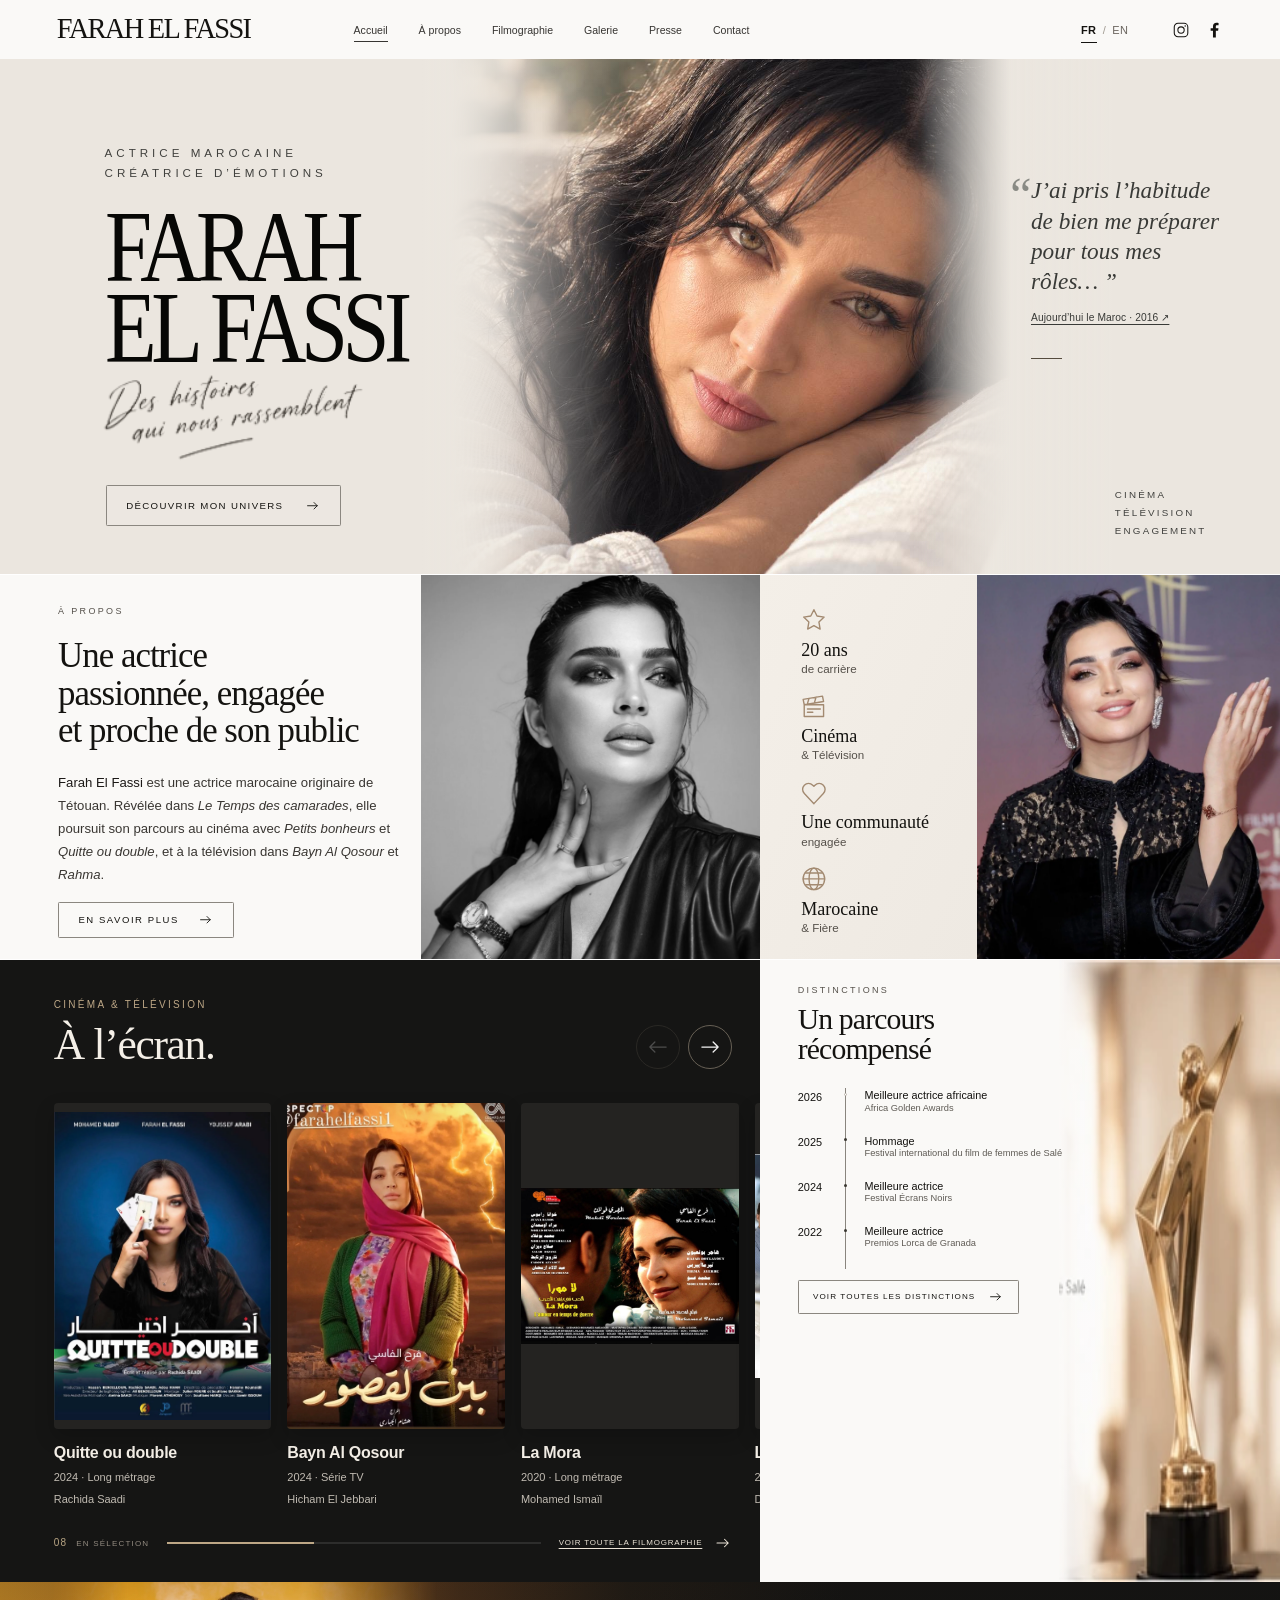
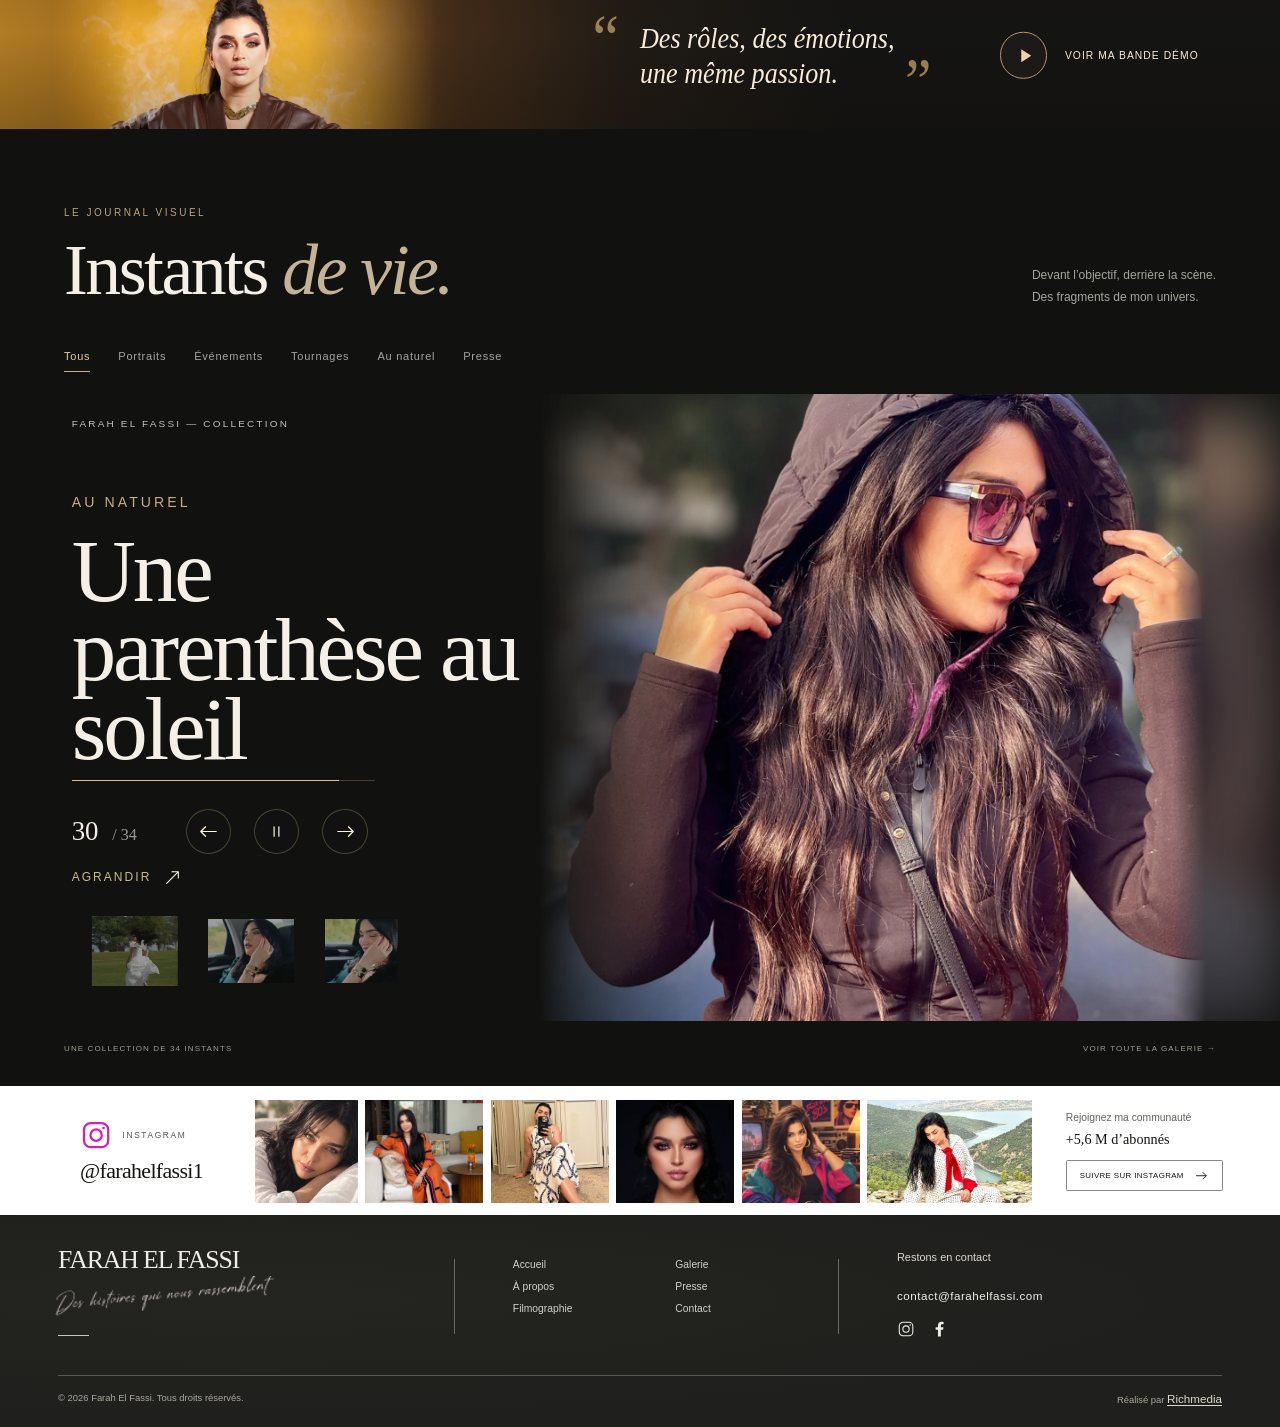
<file: index.html>
<!doctype html>
<html lang="fr">
<head>
  <meta charset="utf-8">
  <script src="language.js?v=seo-en-1"></script>
  <meta name="viewport" content="width=device-width, initial-scale=1">
  <meta name="color-scheme" content="light">
  <meta name="theme-color" content="#f5f2ed">
  <meta name="description" content="Découvrez l’univers de Farah El Fassi : cinéma, télévision, filmographie, portraits et collaborations.">
  <title>Farah El Fassi — Actrice marocaine</title>
  <link rel="canonical" href="https://ff-website-henna.vercel.app/">
  <link rel="alternate" hreflang="fr" href="https://ff-website-henna.vercel.app/">
  <link rel="alternate" hreflang="en" href="https://ff-website-henna.vercel.app/en/">
  <link rel="alternate" hreflang="x-default" href="https://ff-website-henna.vercel.app/">
  <meta property="og:type" content="website">
  <meta property="og:locale" content="fr_FR">
  <meta property="og:locale:alternate" content="en_GB">
  <meta property="og:site_name" content="Farah El Fassi">
  <meta property="og:title" content="Farah El Fassi — Actrice marocaine">
  <meta property="og:description" content="Découvrez l’univers de Farah El Fassi : cinéma, télévision, filmographie, portraits et collaborations.">
  <meta property="og:url" content="https://ff-website-henna.vercel.app/">
  <meta property="og:image" content="https://ff-website-henna.vercel.app/assets/social/farah-el-fassi-share-v1.jpg">
  <meta property="og:image:secure_url" content="https://ff-website-henna.vercel.app/assets/social/farah-el-fassi-share-v1.jpg">
  <meta property="og:image:type" content="image/jpeg">
  <meta property="og:image:width" content="1053">
  <meta property="og:image:height" content="1053">
  <meta property="og:image:alt" content="Portrait de Farah El Fassi en lumière naturelle">
  <meta name="twitter:card" content="summary">
  <meta name="twitter:title" content="Farah El Fassi — Actrice marocaine">
  <meta name="twitter:description" content="Découvrez l’univers de Farah El Fassi : cinéma, télévision, filmographie, portraits et collaborations.">
  <meta name="twitter:image" content="https://ff-website-henna.vercel.app/assets/social/farah-el-fassi-share-v1.jpg">
  <meta name="twitter:image:alt" content="Portrait de Farah El Fassi en lumière naturelle">

  <link rel="icon" href="favicon.ico?v=ff-1" sizes="16x16 32x32 48x48" type="image/x-icon">
  <link rel="icon" href="assets/favicon-32.png?v=ff-1" sizes="32x32" type="image/png">
  <link rel="icon" href="assets/favicon.svg?v=ff-1" sizes="any" type="image/svg+xml">
  <link rel="apple-touch-icon" href="assets/apple-touch-icon.png?v=ff-1" sizes="180x180">
  <link rel="preload" as="image" href="assets/hero-natural.jpg">
  <link rel="stylesheet" href="styles.css?v=showreel-2">
  <script>
    // Play on every home-page load, including links to #accueil and other sections.
    if (!window.matchMedia('(prefers-reduced-motion: reduce)').matches) {
      document.documentElement.classList.add('cinema-enter');
      window.setTimeout(() => document.documentElement.classList.remove('cinema-enter'), 3800);
    }
  </script>
  <script src="script.js?v=showreel-2" defer></script>
</head>
<body data-page="home">
  <div class="cinema-intro" aria-hidden="true">
    <div class="cinema-intro-content">
      <span class="cinema-kicker">CINÉMA · ÉMOTIONS · HISTOIRES</span>
      <span class="cinema-name">Farah <i>El Fassi</i></span>
      <span class="cinema-rule"></span>
      <span class="cinema-caption">Entrez dans mon univers</span>
    </div>
  </div>
  <button class="cinema-skip" type="button">Passer l’introduction <span aria-hidden="true">↗</span></button>
  <a class="skip-link" href="#contenu">Aller au contenu</a>
  <svg class="svg-library" xmlns="http://www.w3.org/2000/svg" aria-hidden="true">
    <symbol id="i-arrow" viewBox="0 0 24 24"><path d="M4 12h15M14 7l5 5-5 5"/></symbol>
    <symbol id="i-left" viewBox="0 0 24 24"><path d="M20 12H5m5-5-5 5 5 5"/></symbol>
    <symbol id="i-play" viewBox="0 0 24 24"><path d="m9 5 11 7-11 7Z" fill="currentColor" stroke="none"/></symbol>
    <symbol id="i-close" viewBox="0 0 24 24"><path d="m6 6 12 12M6 18 18 6"/></symbol>
    <symbol id="i-menu" viewBox="0 0 24 24"><path d="M3 7h18M3 12h18M3 17h18"/></symbol>
    <symbol id="i-star" viewBox="0 0 24 24"><path d="m12 2.5 2.9 5.9 6.6 1-4.8 4.6 1.1 6.5-5.8-3.1-5.8 3.1 1.1-6.5-4.8-4.6 6.6-1Z"/></symbol>
    <symbol id="i-clap" viewBox="0 0 24 24"><path d="M3 10h18v11H3Zm0 0L2 5l18-3 1 5-18 3Zm4.5-6L6 9m8-6-1.5 5M6 14h12M6 17h5"/></symbol>
    <symbol id="i-heart" viewBox="0 0 24 24"><path d="M20.8 4.8a5.5 5.5 0 0 0-7.8 0L12 5.9l-1.1-1.1a5.5 5.5 0 0 0-7.8 7.8L12 22l8.8-9.4a5.5 5.5 0 0 0 0-7.8Z"/></symbol>
    <symbol id="i-globe" viewBox="0 0 24 24"><circle cx="12" cy="12" r="10"/><ellipse cx="12" cy="12" rx="4.5" ry="10"/><path d="M2 12h20M4.5 6.5h15m-15 11h15"/></symbol>
    <symbol id="i-instagram" viewBox="0 0 24 24"><rect x="3" y="3" width="18" height="18" rx="5"/><circle cx="12" cy="12" r="4.2"/><circle cx="17.5" cy="6.7" r="1" fill="currentColor" stroke="none"/></symbol>
    <symbol id="i-youtube" viewBox="0 0 24 24"><path d="M22 7.5a3 3 0 0 0-2.1-2.1C18.2 5 12 5 12 5s-6.2 0-7.9.4A3 3 0 0 0 2 7.5a27 27 0 0 0 0 9 3 3 0 0 0 2.1 2.1C5.8 19 12 19 12 19s6.2 0 7.9-.4a3 3 0 0 0 2.1-2.1 27 27 0 0 0 0-9Z" fill="currentColor" stroke="none"/><path d="m10 9 5 3-5 3Z" fill="var(--icon-cutout,#faf9f7)" stroke="none"/></symbol>
    <symbol id="i-facebook" viewBox="0 0 24 24"><path d="M14.4 22v-9h3l.5-3.5h-3.5V7.3c0-1 .3-1.7 1.7-1.7H18V2.5c-.3 0-1.5-.2-2.8-.2-2.8 0-4.6 1.7-4.6 4.7v2.5H7.5V13h3.1v9Z" fill="currentColor" stroke="none"/></symbol>
    <symbol id="i-tiktok" viewBox="0 0 24 24"><path d="M15.6 2c.3 2.6 1.7 4.1 4.4 4.3v3.2a9 9 0 0 1-4.4-1.3v7.4a6.4 6.4 0 1 1-5.5-6.3v3.3a3.2 3.2 0 1 0 2.2 3V2Z" fill="currentColor" stroke="none"/></symbol>
    <symbol id="i-plus" viewBox="0 0 24 24"><path d="M12 4v16M4 12h16"/></symbol>
  </svg>

  <div class="site-shell">
    <header class="site-header">
      <a class="brand" href="index.html#accueil" aria-label="Farah El Fassi, accueil">FARAH EL FASSI</a>
      <nav class="main-nav" id="navigation" aria-label="Navigation principale">
        <a class="is-active" aria-current="page" href="index.html#accueil" data-i18n="navHome">Accueil</a>
        <a href="a-propos.html" data-i18n="navAbout">À propos</a>
        <a href="filmographie.html" data-i18n="navFilms">Filmographie</a>
        <a href="galerie.html" data-i18n="navGallery">Galerie</a>
        <a href="presse.html" data-i18n="navPress">Presse</a>
        <a href="contact.html" data-i18n="navContact">Contact</a>
      </nav>
      <div class="header-tools">
        <nav class="language-switch" aria-label="Choisir la langue">
          <a href="index.html?lang=fr" data-language="fr" lang="fr" hreflang="fr" aria-label="Français" aria-current="true">FR</a>
          <span aria-hidden="true">/</span>
          <a href="en/index.html?lang=en" data-language="en" lang="en" hreflang="en" aria-label="English">EN</a>
        </nav>
        <div class="socials header-socials">
          <a href="https://www.instagram.com/farahelfassi1/" target="_blank" rel="noopener noreferrer" aria-label="Instagram — nouvel onglet"><svg class="icon"><use href="#i-instagram"/></svg></a>

          <a href="https://www.facebook.com/Farah.Elfassi.Officiel/" target="_blank" rel="noopener noreferrer" aria-label="Facebook"><svg class="icon"><use href="#i-facebook"/></svg></a>

        </div>
        <button class="menu-toggle" type="button" aria-controls="navigation" aria-expanded="false" aria-label="Ouvrir le menu"><svg class="icon"><use href="#i-menu"/></svg></button>
      </div>
    </header>

    <main id="contenu">
      <section class="hero" id="accueil" aria-labelledby="hero-title">
        <img class="hero-background" src="assets/hero-natural.jpg" alt="Farah El Fassi à la lumière naturelle, la tête posée sur son bras" width="1053" height="1053" fetchpriority="high">
        <div class="hero-copy">
          <p class="eyebrow hero-eyebrow" data-i18n="heroEyebrow">ACTRICE MAROCAINE<br>CRÉATRICE D’ÉMOTIONS</p>
          <h1 id="hero-title"><span>FARAH</span><span>EL FASSI</span></h1>
          <img class="hero-signature" src="assets/signature.png" alt="Des histoires qui nous rassemblent" width="224" height="78">
          <a class="outline-button hero-button" href="#a-propos"><span data-i18n="discover">DÉCOUVRIR MON UNIVERS</span><svg class="icon"><use href="#i-arrow"/></svg></a>
        </div>
        <blockquote class="hero-quote">
          <p data-i18n="heroQuote">J’ai pris l’habitude de bien me préparer pour tous mes rôles…</p><cite class="quote-source"><a href="https://aujourdhui.ma/culture/cinema/farah-el-fassi-jai-un-penchant-pour-les-roles-de-grandes-dames-de-notre-histoire" target="_blank" rel="noopener noreferrer">Aujourd’hui le Maroc · 2016 ↗</a></cite>
          <span class="quote-line" aria-hidden="true"></span>
        </blockquote>
        <p class="hero-disciplines" data-i18n="disciplines">CINÉMA<br>TÉLÉVISION<br>ENGAGEMENT</p>
      </section>

      <section class="about" id="a-propos" aria-labelledby="about-title">
        <div class="about-copy">
          <p class="eyebrow" data-i18n="aboutLabel">À PROPOS</p>
          <h2 id="about-title" data-i18n="aboutTitle">Une actrice<br>passionnée, engagée<br>et proche de son public</h2>
          <p class="about-description" data-i18n="aboutText"><strong>Farah El Fassi</strong> est une actrice marocaine originaire de Tétouan. Révélée dans <em>Le Temps des camarades</em>, elle poursuit son parcours au cinéma avec <em>Petits bonheurs</em> et <em>Quitte ou double</em>, et à la télévision dans <em>Bayn Al Qosour</em> et <em>Rahma</em>.</p>
          <a class="outline-button" href="a-propos.html"><span data-i18n="more">EN SAVOIR PLUS</span><svg class="icon"><use href="#i-arrow"/></svg></a>
        </div>
        <figure class="about-portrait"><img src="assets/gallery/img_1605.webp" alt="Portrait de Farah El Fassi en noir et blanc, la main près du visage" width="1500" height="2000" loading="lazy"></figure>
        <div class="about-pillars" aria-label="Univers et parcours">
          <div class="pillar"><svg class="icon"><use href="#i-star"/></svg><p><strong data-i18n="years">20 ans</strong><span data-i18n="career">de carrière</span></p></div>
          <div class="pillar"><svg class="icon"><use href="#i-clap"/></svg><p><strong data-i18n="cinema">Cinéma</strong><span data-i18n="television">&amp; Télévision</span></p></div>
          <div class="pillar"><svg class="icon"><use href="#i-heart"/></svg><p><strong data-i18n="community">Une communauté</strong><span data-i18n="engaged">engagée</span></p></div>
          <div class="pillar"><svg class="icon"><use href="#i-globe"/></svg><p><strong data-i18n="moroccan">Marocaine</strong><span data-i18n="proud">&amp; Fière</span></p></div>
        </div>
        <img class="about-smile" src="assets/gallery/img_1413.webp" alt="Farah El Fassi souriante lors d’une soirée à Marrakech" width="234" height="296">
      </section>

      <section class="work-and-awards" id="filmographie" aria-label="Filmographie et distinctions">
        <div class="filmography">
          <div class="filmography-heading">
            <div><p class="eyebrow" data-i18n="onScreen">CINÉMA & TÉLÉVISION</p><h2 data-i18n="filmSelection">À l’écran.</h2></div>
            <div class="film-navigation" aria-label="Navigation de la filmographie">
              <button type="button" data-film-direction="-1" aria-label="Films précédents" aria-controls="film-track" disabled><img src="assets/icons/arrow-left.svg" alt="" width="20" height="20"></button>
              <button type="button" data-film-direction="1" aria-label="Films suivants" aria-controls="film-track"><img src="assets/icons/arrow-right.svg" alt="" width="20" height="20"></button>
            </div>
          </div>
          <div class="film-grid" id="film-track" tabindex="0" role="group" aria-roledescription="carrousel" aria-label="Films et séries, défilement horizontal"><button class="film-card" type="button" data-film="quitte"><span class="poster-wrap"><img src="assets/films/quitte.webp" alt="Affiche de Quitte ou double" loading="lazy"><span class="poster-hover"><svg class="icon"><use href="#i-plus"/></svg></span></span><strong>Quitte ou double</strong><span>2024 · Long métrage</span><span class="film-director">Rachida Saadi</span></button><button class="film-card" type="button" data-film="bayn"><span class="poster-wrap"><img src="assets/films/bayn.webp" alt="Affiche de Bayn Al Qosour" loading="lazy"><span class="poster-hover"><svg class="icon"><use href="#i-plus"/></svg></span></span><strong>Bayn Al Qosour</strong><span>2024 · Série TV</span><span class="film-director">Hicham El Jebbari</span></button><button class="film-card" type="button" data-film="mora"><span class="poster-wrap"><img src="assets/films/mora-upload.jpg" alt="Affiche de La Mora" loading="lazy"><span class="poster-hover"><svg class="icon"><use href="#i-plus"/></svg></span></span><strong>La Mora</strong><span>2020 · Long métrage</span><span class="film-director">Mohamed Ismaïl</span></button><button class="film-card" type="button" data-film="page"><span class="poster-wrap"><img src="assets/films/page.webp" alt="Affiche de La Première Page" loading="lazy"><span class="poster-hover"><svg class="icon"><use href="#i-plus"/></svg></span></span><strong>La Première Page</strong><span>2018 · Série TV</span><span class="film-director">Driss Roukhe</span></button><button class="film-card" type="button" data-film="espoirs"><span class="poster-wrap"><img src="assets/films/espoirs.webp" alt="Affiche de Dés… Espoirs" loading="lazy"><span class="poster-hover"><svg class="icon"><use href="#i-plus"/></svg></span></span><strong>Dés… Espoirs</strong><span>2015 · Long métrage</span><span class="film-director">Mohamed Ismail</span></button><button class="film-card" type="button" data-film="bonheurs"><span class="poster-wrap"><img src="assets/films/bonheurs.webp" alt="Affiche de Petits bonheurs" loading="lazy"><span class="poster-hover"><svg class="icon"><use href="#i-plus"/></svg></span></span><strong>Petits bonheurs</strong><span>2015 · Long métrage</span><span class="film-director">Mohamed Chrif Tribak</span></button><button class="film-card" type="button" data-film="coeur"><span class="poster-wrap"><img src="assets/films/coeur.webp" alt="Affiche de Cœur noyé" loading="lazy"><span class="poster-hover"><svg class="icon"><use href="#i-plus"/></svg></span></span><strong>Cœur noyé</strong><span>2014 · Long métrage</span><span class="film-director">Farid Lakkimi</span></button><button class="film-card" type="button" data-film="boughaba"><span class="poster-wrap"><img src="assets/films/boughaba-upload.jpg" alt="Affiche de Boughaba" loading="lazy"><span class="poster-hover"><svg class="icon"><use href="#i-plus"/></svg></span></span><strong>Boughaba</strong><span>2013 · Téléfilm</span><span class="film-director">Driss Roukhe</span></button></div>
          <div class="filmography-footer"><span class="film-count">08 <span data-i18n="filmWorks">EN SÉLECTION</span></span><span class="film-progress" aria-hidden="true"><span></span></span><a class="text-link filmography-link" href="filmographie.html"><span data-i18n="allFilms">VOIR TOUTE LA FILMOGRAPHIE</span><svg class="icon"><use href="#i-arrow"/></svg></a></div>
        </div>
        <div class="awards" id="distinctions">
          <img class="awards-photo" src="assets/trophee.webp" alt="Trophée illustratif de la maquette" width="148" height="284" loading="lazy">
          <div class="awards-copy">
            <p class="eyebrow" data-i18n="awardsLabel">DISTINCTIONS</p>
            <h2 data-i18n="awardsTitle">Un parcours<br>récompensé</h2>
            <ol class="timeline">
              <li><time>2026</time><div><strong data-i18n="africanAward">Meilleure actrice africaine</strong><span>Africa Golden Awards</span></div></li>
              <li><time>2025</time><div><strong data-i18n="tribute">Hommage</strong><span data-i18n="saleFestival">Festival international du film de femmes de Salé</span></div></li>
              <li><time>2024</time><div><strong data-i18n="bestActress">Meilleure actrice</strong><span data-i18n="blackScreens">Festival Écrans Noirs</span></div></li>
              <li><time>2022</time><div><strong data-i18n="bestActress">Meilleure actrice</strong><span>Premios Lorca de Granada</span></div></li>
            </ol>
            <button class="outline-button awards-button" type="button" data-dialog="distinctions"><span data-i18n="allAwards">VOIR TOUTES LES DISTINCTIONS</span><svg class="icon"><use href="#i-arrow"/></svg></button>
          </div>
        </div>
      </section>

      <section class="showreel" id="bande-demo" aria-label="Bande démo">
        <img class="showreel-photo" src="assets/gallery/img_1028.webp" alt="Farah El Fassi, portrait en tenue chocolat sur fond ambré" width="2000" height="1334" loading="lazy">
        <blockquote data-i18n="showreelQuote">Des rôles, des émotions,<br>une même passion.</blockquote>
        <button class="play-button" type="button" data-dialog="video"><span class="play-circle"><svg class="icon"><use href="#i-play"/></svg></span><span data-i18n="watchReel">VOIR MA BANDE DÉMO</span></button>
      </section>

      <section class="gallery cinema-gallery" id="galerie" aria-labelledby="gallery-title" aria-roledescription="carrousel">
        <div class="gallery-heading">
          <div class="gallery-title"><p class="eyebrow" data-i18n="galleryLabel">LE JOURNAL VISUEL</p><h2 id="gallery-title" data-i18n="galleryTitle">Instants <em>de vie.</em></h2></div>
          <p class="gallery-intro">Devant l’objectif, derrière la scène.<br>Des fragments de mon univers.</p>
        </div>
        <div class="gallery-filters" role="group" aria-label="Filtrer la galerie">
          <button class="is-active" type="button" data-filter="all" aria-pressed="true" data-i18n="filterAll">Tous</button>
          <button type="button" data-filter="portraits" aria-pressed="false" data-i18n="filterPortraits">Portraits</button>
          <button type="button" data-filter="events" aria-pressed="false" data-i18n="filterEvents">Événements</button>
          <button type="button" data-filter="sets" aria-pressed="false" data-i18n="filterSets">Tournages</button>
          <button type="button" data-filter="life" aria-pressed="false">Au naturel</button>
          <button type="button" data-filter="press" aria-pressed="false" data-i18n="filterPress">Presse</button>
        </div>
        <div class="cinema-stage" id="collection" tabindex="0" role="group" aria-label="Photographie sélectionnée. Flèches gauche et droite pour naviguer.">
          <img class="cinema-backdrop" src="assets/gallery/img_2830-thumb.webp" alt="" aria-hidden="true" loading="lazy">
          <button class="cinema-photo-button" type="button" data-gallery-expand aria-label="Agrandir la photographie sélectionnée">
            <img id="cinema-photo" src="assets/gallery/img_2830.webp" alt="Une parenthèse au soleil" width="1500" height="2000" loading="lazy">
          </button>
          <span class="cinema-frame-label" aria-hidden="true">FARAH EL FASSI — COLLECTION</span>
          <div class="cinema-editorial-copy">
            <p id="cinema-category">AU NATUREL</p>
            <h3 id="cinema-caption">Une parenthèse au soleil</h3>
            <div class="cinema-progress" aria-hidden="true"><span></span></div>
            <div class="cinema-playback">
              <span id="cinema-counter">30 <span>/ 34</span></span>
              <button class="cinema-arrow cinema-prev" type="button" data-gallery-direction="-1" aria-label="Photo précédente"><img class="cinema-icon" src="assets/icons/arrow-left.svg" alt="" aria-hidden="true" width="24" height="24"></button>
              <button id="cinema-play" type="button" aria-label="Mettre le diaporama en pause" aria-pressed="true"><img class="cinema-icon" src="assets/icons/pause.svg" alt="" aria-hidden="true" width="24" height="24"></button>
              <button class="cinema-arrow cinema-next" type="button" data-gallery-direction="1" aria-label="Photo suivante"><img class="cinema-icon" src="assets/icons/arrow-right.svg" alt="" aria-hidden="true" width="24" height="24"></button>
            </div>
            <button class="cinema-expand" type="button" data-gallery-expand aria-label="Agrandir la photographie">AGRANDIR <img class="cinema-icon" src="assets/icons/arrow-up-right.svg" alt="" aria-hidden="true" width="24" height="24"></button>
            <div class="gallery-track" aria-label="Choisir une photographie"><button class="gallery-item" type="button" data-category="portraits" data-image="assets/gallery/img_1028.webp" data-caption="Une présence, mille histoires" aria-label="Afficher la photo 1 : Une présence, mille histoires" aria-pressed="true"><img src="assets/gallery/img_1028-thumb.webp" alt="Une présence, mille histoires" width="240" height="180" loading="lazy"><span>01</span></button><button class="gallery-item" type="button" data-category="events" data-image="assets/gallery/img_1179.webp" data-caption="Sur le tapis rouge de Marrakech" aria-label="Afficher la photo 2 : Sur le tapis rouge de Marrakech" aria-pressed="false"><img src="assets/gallery/img_1179-thumb.webp" alt="Sur le tapis rouge de Marrakech" width="240" height="180" loading="lazy"><span>02</span></button><button class="gallery-item" type="button" data-category="portraits" data-image="assets/gallery/img_3477.webp" data-caption="À l’ombre des arbres" aria-label="Afficher la photo 3 : À l’ombre des arbres" aria-pressed="false"><img src="assets/gallery/img_3477-thumb.webp" alt="À l’ombre des arbres" width="240" height="180" loading="lazy"><span>03</span></button><button class="gallery-item" type="button" data-category="portraits" data-image="assets/gallery/img_1605.webp" data-caption="L’art du portrait" aria-label="Afficher la photo 4 : L’art du portrait" aria-pressed="false"><img src="assets/gallery/img_1605-thumb.webp" alt="L’art du portrait" width="240" height="180" loading="lazy"><span>04</span></button><button class="gallery-item" type="button" data-category="events" data-image="assets/gallery/img_6303.webp" data-caption="Sous les projecteurs" aria-label="Afficher la photo 5 : Sous les projecteurs" aria-pressed="false"><img src="assets/gallery/img_6303-thumb.webp" alt="Sous les projecteurs" width="240" height="180" loading="lazy"><span>05</span></button><button class="gallery-item" type="button" data-category="life" data-image="assets/gallery/img_7044.webp" data-caption="Au fil de l’eau" aria-label="Afficher la photo 6 : Au fil de l’eau" aria-pressed="false"><img src="assets/gallery/img_7044-thumb.webp" alt="Au fil de l’eau" width="240" height="180" loading="lazy"><span>06</span></button><button class="gallery-item" type="button" data-category="portraits" data-image="assets/gallery/img_1035.webp" data-caption="Lumière d’or" aria-label="Afficher la photo 7 : Lumière d’or" aria-pressed="false"><img src="assets/gallery/img_1035-thumb.webp" alt="Lumière d’or" width="240" height="180" loading="lazy"><span>07</span></button><button class="gallery-item" type="button" data-category="life" data-image="assets/gallery/img_3471.webp" data-rotation="-90" data-caption="Libre comme le vent" aria-label="Afficher la photo 8 : Libre comme le vent" aria-pressed="false"><img src="assets/gallery/img_3471-thumb.webp" alt="Libre comme le vent" width="240" height="180" loading="lazy"><span>08</span></button><button class="gallery-item" type="button" data-category="portraits" data-image="assets/gallery/img_5991.webp" data-caption="Entre deux rendez-vous" aria-label="Afficher la photo 9 : Entre deux rendez-vous" aria-pressed="false"><img src="assets/gallery/img_5991-thumb.webp" alt="Entre deux rendez-vous" width="240" height="180" loading="lazy"><span>09</span></button><button class="gallery-item" type="button" data-category="portraits" data-image="assets/gallery/img_5988.webp" data-caption="Un instant à soi" aria-label="Afficher la photo 10 : Un instant à soi" aria-pressed="false"><img src="assets/gallery/img_5988-thumb.webp" alt="Un instant à soi" width="240" height="180" loading="lazy"><span>10</span></button><button class="gallery-item" type="button" data-category="portraits" data-image="assets/gallery/img_6368.webp" data-caption="Élégance en lumière naturelle" aria-label="Afficher la photo 11 : Élégance en lumière naturelle" aria-pressed="false"><img src="assets/gallery/img_6368-thumb.webp" alt="Élégance en lumière naturelle" width="240" height="180" loading="lazy"><span>11</span></button><button class="gallery-item" type="button" data-category="events" data-image="assets/gallery/img_5361.webp" data-caption="Un moment de reconnaissance" aria-label="Afficher la photo 12 : Un moment de reconnaissance" aria-pressed="false"><img src="assets/gallery/img_5361-thumb.webp" alt="Un moment de reconnaissance" width="240" height="180" loading="lazy"><span>12</span></button><button class="gallery-item" type="button" data-category="sets" data-image="assets/gallery/img_7459.webp" data-caption="Une émotion à l’écran" aria-label="Afficher la photo 13 : Une émotion à l’écran" aria-pressed="false"><img src="assets/gallery/img_7459-thumb.webp" alt="Une émotion à l’écran" width="240" height="180" loading="lazy"><span>13</span></button><button class="gallery-item" type="button" data-category="sets" data-image="assets/gallery/img_2335.webp" data-caption="Derrière le moniteur" aria-label="Afficher la photo 14 : Derrière le moniteur" aria-pressed="false"><img src="assets/gallery/img_2335-thumb.webp" alt="Derrière le moniteur" width="240" height="180" loading="lazy"><span>14</span></button><button class="gallery-item" type="button" data-category="sets" data-image="assets/gallery/img_2342.webp" data-caption="Entre deux prises" aria-label="Afficher la photo 15 : Entre deux prises" aria-pressed="false"><img src="assets/gallery/img_2342-thumb.webp" alt="Entre deux prises" width="240" height="180" loading="lazy"><span>15</span></button><button class="gallery-item" type="button" data-category="sets" data-image="assets/gallery/img_3344.webp" data-caption="Dans les coulisses" aria-label="Afficher la photo 16 : Dans les coulisses" aria-pressed="false"><img src="assets/gallery/img_3344-thumb.webp" alt="Dans les coulisses" width="240" height="180" loading="lazy"><span>16</span></button><button class="gallery-item" type="button" data-category="events" data-image="assets/gallery/img_6286.webp" data-caption="Un souvenir de scène" aria-label="Afficher la photo 17 : Un souvenir de scène" aria-pressed="false"><img src="assets/gallery/img_6286-thumb.webp" alt="Un souvenir de scène" width="240" height="180" loading="lazy"><span>17</span></button><button class="gallery-item" type="button" data-category="events" data-image="assets/gallery/img_4657.webp" data-caption="L’élégance du tapis rouge" aria-label="Afficher la photo 18 : L’élégance du tapis rouge" aria-pressed="false"><img src="assets/gallery/img_4657-thumb.webp" alt="L’élégance du tapis rouge" width="240" height="180" loading="lazy"><span>18</span></button><button class="gallery-item" type="button" data-category="portraits" data-image="assets/gallery/img_9424.webp" data-caption="Une lumière, un regard" aria-label="Afficher la photo 19 : Une lumière, un regard" aria-pressed="false"><img src="assets/gallery/img_9424-thumb.webp" alt="Une lumière, un regard" width="240" height="180" loading="lazy"><span>19</span></button><button class="gallery-item" type="button" data-category="portraits" data-image="assets/gallery/img_0166.webp" data-caption="Sous une pluie d’étoiles" aria-label="Afficher la photo 20 : Sous une pluie d’étoiles" aria-pressed="false"><img src="assets/gallery/img_0166-thumb.webp" alt="Sous une pluie d’étoiles" width="240" height="180" loading="lazy"><span>20</span></button><button class="gallery-item" type="button" data-category="press" data-image="assets/gallery/img_4655.webp" data-caption="Dans la presse" aria-label="Afficher la photo 21 : Dans la presse" aria-pressed="false"><img src="assets/gallery/img_4655-thumb.webp" alt="Dans la presse" width="240" height="180" loading="lazy"><span>21</span></button><button class="gallery-item" type="button" data-category="portraits" data-image="assets/gallery/img_0163.webp" data-caption="Éclats de rouge" aria-label="Afficher la photo 22 : Éclats de rouge" aria-pressed="false"><img src="assets/gallery/img_0163-thumb.webp" alt="Éclats de rouge" width="240" height="180" loading="lazy"><span>22</span></button><button class="gallery-item" type="button" data-category="events" data-image="assets/gallery/img_1413.webp" data-caption="Le sourire d’une soirée" aria-label="Afficher la photo 23 : Le sourire d’une soirée" aria-pressed="false"><img src="assets/gallery/img_1413-thumb.webp" alt="Le sourire d’une soirée" width="240" height="180" loading="lazy"><span>23</span></button><button class="gallery-item" type="button" data-category="portraits" data-image="assets/gallery/img_1500.webp" data-caption="La douceur d’un instant" aria-label="Afficher la photo 24 : La douceur d’un instant" aria-pressed="false"><img src="assets/gallery/img_1500-thumb.webp" alt="La douceur d’un instant" width="240" height="180" loading="lazy"><span>24</span></button><button class="gallery-item" type="button" data-category="events" data-image="assets/gallery/img_1187.webp" data-caption="Un regard à Marrakech" aria-label="Afficher la photo 25 : Un regard à Marrakech" aria-pressed="false"><img src="assets/gallery/img_1187-thumb.webp" alt="Un regard à Marrakech" width="240" height="180" loading="lazy"><span>25</span></button><button class="gallery-item" type="button" data-category="portraits" data-image="assets/gallery/img_1033.webp" data-caption="Face à la lumière" aria-label="Afficher la photo 26 : Face à la lumière" aria-pressed="false"><img src="assets/gallery/img_1033-thumb.webp" alt="Face à la lumière" width="240" height="180" loading="lazy"><span>26</span></button><button class="gallery-item" type="button" data-category="portraits" data-image="assets/gallery/img_1029.webp" data-caption="Un souffle doré" aria-label="Afficher la photo 27 : Un souffle doré" aria-pressed="false"><img src="assets/gallery/img_1029-thumb.webp" alt="Un souffle doré" width="240" height="180" loading="lazy"><span>27</span></button><button class="gallery-item" type="button" data-category="portraits" data-image="assets/gallery/img_1031.webp" data-caption="Un regard suspendu" aria-label="Afficher la photo 28 : Un regard suspendu" aria-pressed="false"><img src="assets/gallery/img_1031-thumb.webp" alt="Un regard suspendu" width="240" height="180" loading="lazy"><span>28</span></button><button class="gallery-item" type="button" data-category="portraits" data-image="assets/gallery/img_1030.webp" data-caption="Les nuances d’un regard" aria-label="Afficher la photo 29 : Les nuances d’un regard" aria-pressed="false"><img src="assets/gallery/img_1030-thumb.webp" alt="Les nuances d’un regard" width="240" height="180" loading="lazy"><span>29</span></button><button class="gallery-item" type="button" data-category="life" data-image="assets/gallery/img_2830.webp" data-caption="Une parenthèse au soleil" aria-label="Afficher la photo 30 : Une parenthèse au soleil" aria-pressed="false"><img src="assets/gallery/img_2830-thumb.webp" alt="Une parenthèse au soleil" width="240" height="180" loading="lazy"><span>30</span></button><button class="gallery-item" type="button" data-category="portraits" data-image="assets/gallery/img_3475.webp" data-rotation="-90" data-caption="Lumière en plein air" aria-label="Afficher la photo 31 : Lumière en plein air" aria-pressed="false"><img src="assets/gallery/img_3475-thumb.webp" alt="Lumière en plein air" width="240" height="180" loading="lazy"><span>31</span></button><button class="gallery-item" type="button" data-category="life" data-image="assets/gallery/img_3473.webp" data-rotation="-90" data-caption="Une échappée en blanc" aria-label="Afficher la photo 32 : Une échappée en blanc" aria-pressed="false"><img src="assets/gallery/img_3473-thumb.webp" alt="Une échappée en blanc" width="240" height="180" loading="lazy"><span>32</span></button><button class="gallery-item" type="button" data-category="portraits" data-image="assets/gallery/img_3458.webp" data-caption="Entre ombre et lumière" aria-label="Afficher la photo 33 : Entre ombre et lumière" aria-pressed="false"><img src="assets/gallery/img_3458-thumb.webp" alt="Entre ombre et lumière" width="240" height="180" loading="lazy"><span>33</span></button><button class="gallery-item" type="button" data-category="portraits" data-image="assets/gallery/img_3459.webp" data-caption="La poésie du dehors" aria-label="Afficher la photo 34 : La poésie du dehors" aria-pressed="false"><img src="assets/gallery/img_3459-thumb.webp" alt="La poésie du dehors" width="240" height="180" loading="lazy"><span>34</span></button></div>
          </div>
        </div>
        <p class="cinema-footnote"><span>UNE COLLECTION DE 34 INSTANTS</span><a href="galerie.html">VOIR TOUTE LA GALERIE →</a></p>
        <p id="cinema-status" class="cinema-sr" role="status" aria-live="polite"></p>
      </section>

      <section id="instagram" class="instagram" aria-labelledby="instagram-title">
        <div class="instagram-heading"><div><svg class="icon instagram-color"><use href="#i-instagram"/></svg><span class="eyebrow">INSTAGRAM</span></div><h2 id="instagram-title"><a href="https://www.instagram.com/farahelfassi1/" target="_blank" rel="noopener noreferrer">@farahelfassi1</a></h2></div>
        <div class="instagram-feed">
          <a href="https://www.instagram.com/farahelfassi1/p/Ddb0UP_IoB1/" target="_blank" rel="noopener noreferrer" aria-label="Voir la publication Instagram du 18 septembre 2026"><img src="assets/instagram/Ddb0UP_IoB1.jpg" alt="Farah El Fassi, portrait à la lumière naturelle" width="640" height="640" loading="lazy"></a>
          <a href="https://www.instagram.com/farahelfassi1/p/DdUcwFgkWIh/" target="_blank" rel="noopener noreferrer" aria-label="Voir la publication Instagram du 15 septembre 2026"><img src="assets/instagram/DdUcwFgkWIh.jpg" alt="Farah El Fassi en ensemble orange, assise sur un canapé" width="480" height="640" style="object-position:50% 30%" loading="lazy"></a>
          <a href="https://www.instagram.com/farahelfassi1/p/DdO2DDBoZI7/" target="_blank" rel="noopener noreferrer" aria-label="Voir la publication Instagram du 13 septembre 2026"><img src="assets/instagram/DdO2DDBoZI7.jpg" alt="Farah El Fassi en robe blanche à motifs devant un miroir" width="640" height="640" style="object-position:50% 0%" loading="lazy"></a>
          <a href="https://www.instagram.com/farahelfassi1/p/DdCgHYsRMkR/" target="_blank" rel="noopener noreferrer" aria-label="Voir la publication Instagram du 8 septembre 2026"><img src="assets/instagram/DdCgHYsRMkR.jpg" alt="Farah El Fassi, portrait en tenue noire" width="480" height="640" style="object-position:50% 0%" loading="lazy"></a>
          <a href="https://www.instagram.com/farahelfassi1/p/Dc_ej2LCLkn/" target="_blank" rel="noopener noreferrer" aria-label="Voir la publication Instagram du 7 septembre 2026"><img src="assets/instagram/Dc_ej2LCLkn.jpg" alt="Farah El Fassi en veste colorée dans un décor rétro" width="480" height="640" style="object-position:50% 0%" loading="lazy"></a>
          <a href="https://www.instagram.com/farahelfassi1/p/Dc8-J0WCHII/" target="_blank" rel="noopener noreferrer" aria-label="Voir la publication Instagram du 6 septembre 2026"><img src="assets/instagram/Dc8-J0WCHII.jpg" alt="Farah El Fassi en robe à pois devant un paysage de montagnes et de lac" width="480" height="640" style="object-position:50% 65%" loading="lazy"></a>
        </div>
        <div class="instagram-cta"><p data-i18n="joinCommunity">Rejoignez ma communauté</p><strong data-i18n="followers">+5,6 M d’abonnés</strong><a class="outline-button" href="https://www.instagram.com/farahelfassi1/" target="_blank" rel="noopener noreferrer"><span data-i18n="followInstagram">SUIVRE SUR INSTAGRAM</span><svg class="icon"><use href="#i-arrow"/></svg></a></div>
      </section>
    </main>

    <footer class="site-footer" id="site-footer">
      <div class="footer-main">
        <div class="footer-brand"><a class="brand" href="index.html#accueil">FARAH EL FASSI</a><img src="assets/signature-claire.png" alt="Des histoires qui nous rassemblent" width="224" height="78"><span class="footer-dash"></span></div>
        <nav class="footer-nav" aria-label="Navigation de pied de page"><div><a aria-current="page" href="index.html#accueil" data-i18n="navHome">Accueil</a><a href="a-propos.html" data-i18n="navAbout">À propos</a><a href="filmographie.html" data-i18n="navFilms">Filmographie</a></div><div><a href="galerie.html" data-i18n="navGallery">Galerie</a><a href="presse.html" data-i18n="navPress">Presse</a><a href="contact.html" data-i18n="navContact">Contact</a></div></nav>
        <div class="footer-contact"><p data-i18n="keepInTouch">Restons en contact</p><a class="contact-email" href="mailto:contact@farahelfassi.com">contact@farahelfassi.com</a><div class="socials"><a href="https://www.instagram.com/farahelfassi1/" target="_blank" rel="noopener noreferrer" aria-label="Instagram"><svg class="icon"><use href="#i-instagram"/></svg></a><a href="https://www.facebook.com/Farah.Elfassi.Officiel/" target="_blank" rel="noopener noreferrer" aria-label="Facebook"><svg class="icon"><use href="#i-facebook"/></svg></a></div></div>
      </div>
      <div class="footer-bottom"><small data-i18n="copyright">© 2026 Farah El Fassi. Tous droits réservés.</small><small><span data-i18n="madeBy">Réalisé par</span> <a href="https://www.richmedia.ma/" target="_blank" rel="noopener noreferrer">Richmedia</a></small></div>
    </footer>
  </div>

  <dialog class="content-dialog" id="content-dialog" aria-labelledby="dialog-title"><button class="dialog-close" type="button" aria-label="Fermer la fenêtre"><svg class="icon"><use href="#i-close"/></svg></button><div id="dialog-body"></div></dialog>
  <dialog class="lightbox" id="image-dialog" aria-labelledby="image-caption"><button class="dialog-close" type="button" aria-label="Fermer la photographie"><svg class="icon"><use href="#i-close"/></svg></button><button class="lightbox-arrow previous" type="button" data-lightbox-direction="-1" aria-label="Photographie précédente"><svg class="icon"><use href="#i-left"/></svg></button><figure><img id="lightbox-image" alt=""><figcaption id="image-caption"></figcaption></figure><button class="lightbox-arrow next" type="button" data-lightbox-direction="1" aria-label="Photographie suivante"><svg class="icon"><use href="#i-arrow"/></svg></button></dialog>
</body>
</html>
</file>
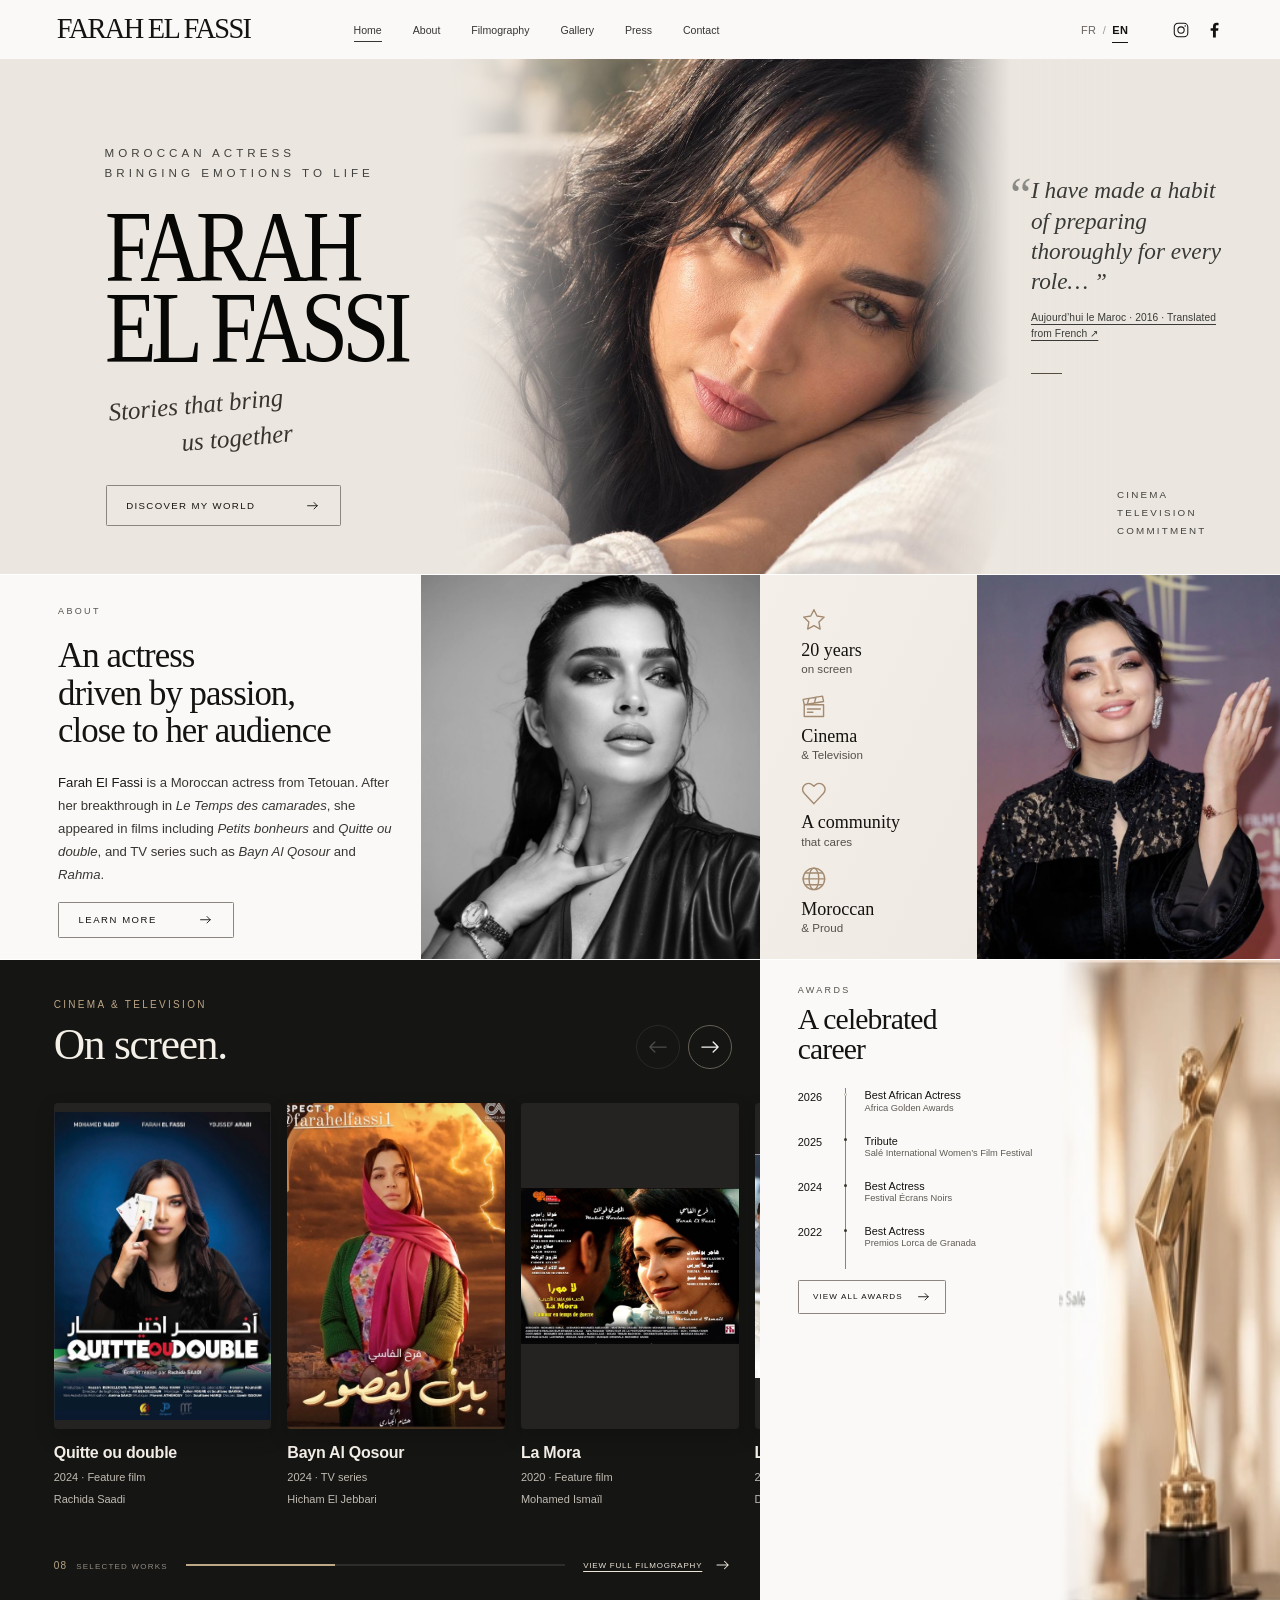
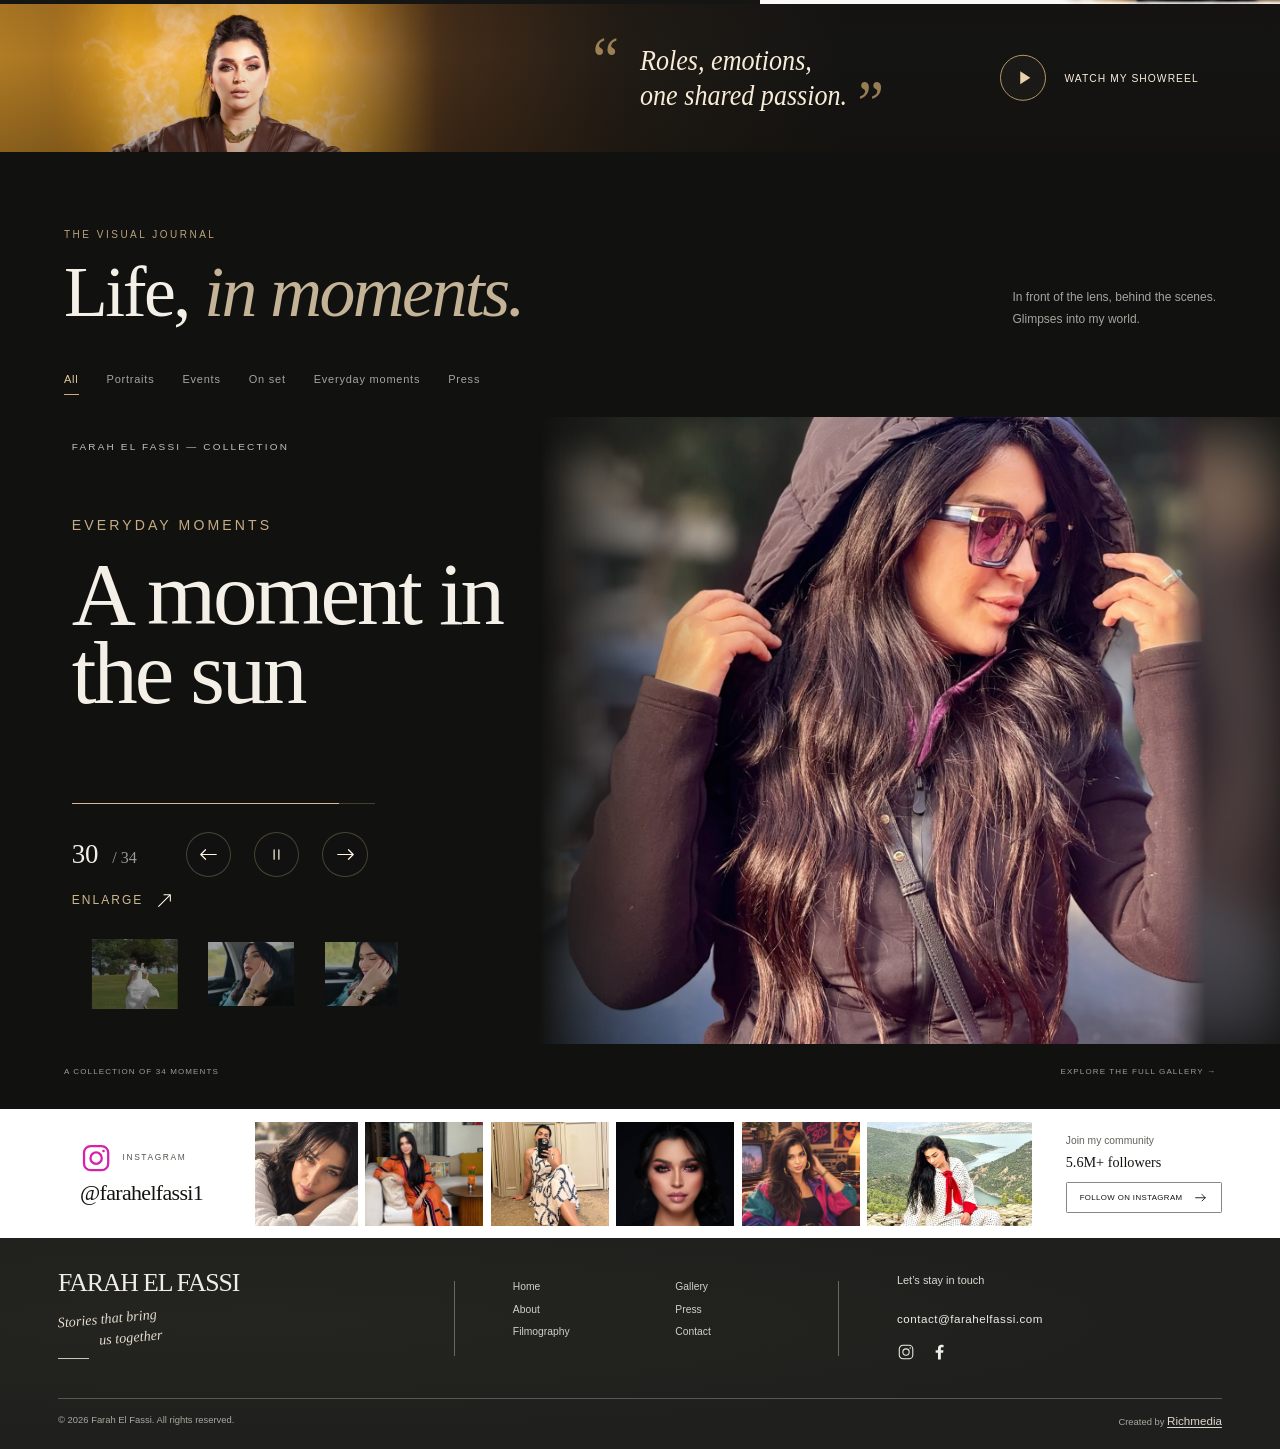
<file: en/index.html>
<!doctype html>
<html lang="en">
<head>
  <meta charset="utf-8">
  <script src="../language.js?v=seo-en-1"></script>
  <meta name="viewport" content="width=device-width, initial-scale=1">
  <meta name="color-scheme" content="light">
  <meta name="theme-color" content="#f5f2ed">
  <meta name="description" content="Discover Moroccan actress Farah El Fassi: her film and television work, biography, photo gallery and press coverage. Get in touch for collaborations.">
  <title>Farah El Fassi — Moroccan Film &amp; TV Actress</title>
  <link rel="canonical" href="https://ff-website-henna.vercel.app/en/">
  <link rel="alternate" hreflang="fr" href="https://ff-website-henna.vercel.app/">
  <link rel="alternate" hreflang="en" href="https://ff-website-henna.vercel.app/en/">
  <link rel="alternate" hreflang="x-default" href="https://ff-website-henna.vercel.app/">
  <meta property="og:type" content="website">
  <meta property="og:locale" content="en_GB">
  <meta property="og:locale:alternate" content="fr_FR">
  <meta property="og:site_name" content="Farah El Fassi">
  <meta property="og:title" content="Farah El Fassi — Moroccan Film &amp; TV Actress">
  <meta property="og:description" content="Discover Moroccan actress Farah El Fassi: her film and television work, biography, photo gallery and press coverage. Get in touch for collaborations.">
  <meta property="og:url" content="https://ff-website-henna.vercel.app/en/">
  <meta property="og:image" content="https://ff-website-henna.vercel.app/assets/social/farah-el-fassi-share-v1.jpg">
  <meta property="og:image:secure_url" content="https://ff-website-henna.vercel.app/assets/social/farah-el-fassi-share-v1.jpg">
  <meta property="og:image:type" content="image/jpeg">
  <meta property="og:image:width" content="1053">
  <meta property="og:image:height" content="1053">
  <meta property="og:image:alt" content="Portrait of Farah El Fassi in natural light">
  <meta name="twitter:card" content="summary">
  <meta name="twitter:title" content="Farah El Fassi — Moroccan Film &amp; TV Actress">
  <meta name="twitter:description" content="Discover Moroccan actress Farah El Fassi: her film and television work, biography, photo gallery and press coverage. Get in touch for collaborations.">
  <meta name="twitter:image" content="https://ff-website-henna.vercel.app/assets/social/farah-el-fassi-share-v1.jpg">
  <meta name="twitter:image:alt" content="Portrait of Farah El Fassi in natural light">

  <link rel="icon" href="../favicon.ico?v=ff-1" sizes="16x16 32x32 48x48" type="image/x-icon">
  <link rel="icon" href="../assets/favicon-32.png?v=ff-1" sizes="32x32" type="image/png">
  <link rel="icon" href="../assets/favicon.svg?v=ff-1" sizes="any" type="image/svg+xml">
  <link rel="apple-touch-icon" href="../assets/apple-touch-icon.png?v=ff-1" sizes="180x180">
  <link rel="preload" as="image" href="../assets/hero-natural.jpg">
  <link rel="stylesheet" href="../styles.css?v=showreel-2">
  <script>
    // Play on every home-page load, including links to #accueil and other sections.
    if (!window.matchMedia('(prefers-reduced-motion: reduce)').matches) {
      document.documentElement.classList.add('cinema-enter');
      window.setTimeout(() => document.documentElement.classList.remove('cinema-enter'), 3800);
    }
  </script>
  <script src="script.js?v=showreel-2" defer></script>
<link rel="stylesheet" href="content.css?v=english-content-3"></head>
<body data-page="home">
  <div class="cinema-intro" aria-hidden="true">
    <div class="cinema-intro-content">
      <span class="cinema-kicker">CINEMA · EMOTION · STORIES</span>
      <span class="cinema-name">Farah <i>El Fassi</i></span>
      <span class="cinema-rule"></span>
      <span class="cinema-caption">Step into my world</span>
    </div>
  </div>
  <button class="cinema-skip" type="button">Skip introduction <span aria-hidden="true">↗</span></button>
  <a class="skip-link" href="#contenu">Skip to content</a>
  <svg class="svg-library" xmlns="http://www.w3.org/2000/svg" aria-hidden="true">
    <symbol id="i-arrow" viewBox="0 0 24 24"><path d="M4 12h15M14 7l5 5-5 5"/></symbol>
    <symbol id="i-left" viewBox="0 0 24 24"><path d="M20 12H5m5-5-5 5 5 5"/></symbol>
    <symbol id="i-play" viewBox="0 0 24 24"><path d="m9 5 11 7-11 7Z" fill="currentColor" stroke="none"/></symbol>
    <symbol id="i-close" viewBox="0 0 24 24"><path d="m6 6 12 12M6 18 18 6"/></symbol>
    <symbol id="i-menu" viewBox="0 0 24 24"><path d="M3 7h18M3 12h18M3 17h18"/></symbol>
    <symbol id="i-star" viewBox="0 0 24 24"><path d="m12 2.5 2.9 5.9 6.6 1-4.8 4.6 1.1 6.5-5.8-3.1-5.8 3.1 1.1-6.5-4.8-4.6 6.6-1Z"/></symbol>
    <symbol id="i-clap" viewBox="0 0 24 24"><path d="M3 10h18v11H3Zm0 0L2 5l18-3 1 5-18 3Zm4.5-6L6 9m8-6-1.5 5M6 14h12M6 17h5"/></symbol>
    <symbol id="i-heart" viewBox="0 0 24 24"><path d="M20.8 4.8a5.5 5.5 0 0 0-7.8 0L12 5.9l-1.1-1.1a5.5 5.5 0 0 0-7.8 7.8L12 22l8.8-9.4a5.5 5.5 0 0 0 0-7.8Z"/></symbol>
    <symbol id="i-globe" viewBox="0 0 24 24"><circle cx="12" cy="12" r="10"/><ellipse cx="12" cy="12" rx="4.5" ry="10"/><path d="M2 12h20M4.5 6.5h15m-15 11h15"/></symbol>
    <symbol id="i-instagram" viewBox="0 0 24 24"><rect x="3" y="3" width="18" height="18" rx="5"/><circle cx="12" cy="12" r="4.2"/><circle cx="17.5" cy="6.7" r="1" fill="currentColor" stroke="none"/></symbol>
    <symbol id="i-youtube" viewBox="0 0 24 24"><path d="M22 7.5a3 3 0 0 0-2.1-2.1C18.2 5 12 5 12 5s-6.2 0-7.9.4A3 3 0 0 0 2 7.5a27 27 0 0 0 0 9 3 3 0 0 0 2.1 2.1C5.8 19 12 19 12 19s6.2 0 7.9-.4a3 3 0 0 0 2.1-2.1 27 27 0 0 0 0-9Z" fill="currentColor" stroke="none"/><path d="m10 9 5 3-5 3Z" fill="var(--icon-cutout,#faf9f7)" stroke="none"/></symbol>
    <symbol id="i-facebook" viewBox="0 0 24 24"><path d="M14.4 22v-9h3l.5-3.5h-3.5V7.3c0-1 .3-1.7 1.7-1.7H18V2.5c-.3 0-1.5-.2-2.8-.2-2.8 0-4.6 1.7-4.6 4.7v2.5H7.5V13h3.1v9Z" fill="currentColor" stroke="none"/></symbol>
    <symbol id="i-tiktok" viewBox="0 0 24 24"><path d="M15.6 2c.3 2.6 1.7 4.1 4.4 4.3v3.2a9 9 0 0 1-4.4-1.3v7.4a6.4 6.4 0 1 1-5.5-6.3v3.3a3.2 3.2 0 1 0 2.2 3V2Z" fill="currentColor" stroke="none"/></symbol>
    <symbol id="i-plus" viewBox="0 0 24 24"><path d="M12 4v16M4 12h16"/></symbol>
  </svg>

  <div class="site-shell">
    <header class="site-header">
      <a class="brand" href="index.html#accueil" aria-label="Farah El Fassi, home">FARAH EL FASSI</a>
      <nav class="main-nav" id="navigation" aria-label="Main navigation">
        <a class="is-active" aria-current="page" href="index.html#accueil" data-i18n="navHome">Home</a>
        <a href="a-propos.html" data-i18n="navAbout">About</a>
        <a href="filmographie.html" data-i18n="navFilms">Filmography</a>
        <a href="galerie.html" data-i18n="navGallery">Gallery</a>
        <a href="presse.html" data-i18n="navPress">Press</a>
        <a href="contact.html" data-i18n="navContact">Contact</a>
      </nav>
      <div class="header-tools">
        <nav class="language-switch" aria-label="Choose language">
          <a href="../index.html?lang=fr" data-language="fr" lang="fr" hreflang="fr" aria-label="Français">FR</a>
          <span aria-hidden="true">/</span>
          <a href="index.html?lang=en" data-language="en" lang="en" hreflang="en" aria-label="English" aria-current="true">EN</a>
        </nav>
        <div class="socials header-socials">
          <a href="https://www.instagram.com/farahelfassi1/" target="_blank" rel="noopener noreferrer" aria-label="Instagram — opens in a new tab"><svg class="icon"><use href="#i-instagram"/></svg></a>

          <a href="https://www.facebook.com/Farah.Elfassi.Officiel/" target="_blank" rel="noopener noreferrer" aria-label="Facebook"><svg class="icon"><use href="#i-facebook"/></svg></a>

        </div>
        <button class="menu-toggle" type="button" aria-controls="navigation" aria-expanded="false" aria-label="Open menu"><svg class="icon"><use href="#i-menu"/></svg></button>
      </div>
    </header>

    <main id="contenu">
      <section class="hero" id="accueil" aria-labelledby="hero-title">
        <img class="hero-background" src="../assets/hero-natural.jpg" alt="Farah El Fassi in natural light, resting her head on her arm" width="1053" height="1053" fetchpriority="high">
        <div class="hero-copy">
          <p class="eyebrow hero-eyebrow" data-i18n="heroEyebrow">MOROCCAN ACTRESS<br>BRINGING EMOTIONS TO LIFE</p>
          <h1 id="hero-title"><span>FARAH</span><span>EL FASSI</span></h1>
          <img class="hero-signature" src="signature.svg" alt="Stories that bring us together" width="224" height="78">
          <a class="outline-button hero-button" href="#a-propos"><span data-i18n="discover">DISCOVER MY WORLD</span><svg class="icon"><use href="#i-arrow"/></svg></a>
        </div>
        <blockquote class="hero-quote">
          <p data-i18n="heroQuote">I have made a habit of preparing thoroughly for every role…</p><cite class="quote-source"><a href="https://aujourdhui.ma/culture/cinema/farah-el-fassi-jai-un-penchant-pour-les-roles-de-grandes-dames-de-notre-histoire" target="_blank" rel="noopener noreferrer">Aujourd’hui le Maroc · 2016 · Translated from French ↗</a></cite>
          <span class="quote-line" aria-hidden="true"></span>
        </blockquote>
        <p class="hero-disciplines" data-i18n="disciplines">CINEMA<br>TELEVISION<br>COMMITMENT</p>
      </section>

      <section class="about" id="a-propos" aria-labelledby="about-title">
        <div class="about-copy">
          <p class="eyebrow" data-i18n="aboutLabel">ABOUT</p>
          <h2 id="about-title" data-i18n="aboutTitle">An actress<br>driven by passion,<br>close to her audience</h2>
          <p class="about-description" data-i18n="aboutText"><strong>Farah El Fassi</strong> is a Moroccan actress from Tetouan. After her breakthrough in <em>Le Temps des camarades</em>, she appeared in films including <em>Petits bonheurs</em> and <em>Quitte ou double</em>, and TV series such as <em>Bayn Al Qosour</em> and <em>Rahma</em>.</p>
          <a class="outline-button" href="a-propos.html"><span data-i18n="more">LEARN MORE</span><svg class="icon"><use href="#i-arrow"/></svg></a>
        </div>
        <figure class="about-portrait"><img src="../assets/gallery/img_1605.webp" alt="Black-and-white portrait of Farah El Fassi with her hand near her face" width="1500" height="2000" loading="lazy"></figure>
        <div class="about-pillars" aria-label="Career and values">
          <div class="pillar"><svg class="icon"><use href="#i-star"/></svg><p><strong data-i18n="years">20 years</strong><span data-i18n="career">on screen</span></p></div>
          <div class="pillar"><svg class="icon"><use href="#i-clap"/></svg><p><strong data-i18n="cinema">Cinema</strong><span data-i18n="television">&amp; Television</span></p></div>
          <div class="pillar"><svg class="icon"><use href="#i-heart"/></svg><p><strong data-i18n="community">A community</strong><span data-i18n="engaged">that cares</span></p></div>
          <div class="pillar"><svg class="icon"><use href="#i-globe"/></svg><p><strong data-i18n="moroccan">Moroccan</strong><span data-i18n="proud">&amp; Proud</span></p></div>
        </div>
        <img class="about-smile" src="../assets/gallery/img_1413.webp" alt="Farah El Fassi smiling at an evening event in Marrakech" width="234" height="296">
      </section>

      <section class="work-and-awards" id="filmographie" aria-label="Filmography and awards">
        <div class="filmography">
          <div class="filmography-heading">
            <div><p class="eyebrow" data-i18n="onScreen">CINEMA &amp; TELEVISION</p><h2 data-i18n="filmSelection">On screen.</h2></div>
            <div class="film-navigation" aria-label="Filmography navigation">
              <button type="button" data-film-direction="-1" aria-label="Previous films" aria-controls="film-track" disabled><img src="../assets/icons/arrow-left.svg" alt="" width="20" height="20"></button>
              <button type="button" data-film-direction="1" aria-label="Next films" aria-controls="film-track"><img src="../assets/icons/arrow-right.svg" alt="" width="20" height="20"></button>
            </div>
          </div>
          <div class="film-grid" id="film-track" tabindex="0" role="group" aria-roledescription="carousel" aria-label="Films and series, scroll horizontally"><button class="film-card" type="button" data-film="quitte"><span class="poster-wrap"><img src="../assets/films/quitte.webp" alt="Poster for Quitte ou double" loading="lazy"><span class="poster-hover"><svg class="icon"><use href="#i-plus"/></svg></span></span><strong>Quitte ou double</strong><span>2024 · Feature film</span><span class="film-director">Rachida Saadi</span></button><button class="film-card" type="button" data-film="bayn"><span class="poster-wrap"><img src="../assets/films/bayn.webp" alt="Poster for Bayn Al Qosour" loading="lazy"><span class="poster-hover"><svg class="icon"><use href="#i-plus"/></svg></span></span><strong>Bayn Al Qosour</strong><span>2024 · TV series</span><span class="film-director">Hicham El Jebbari</span></button><button class="film-card" type="button" data-film="mora"><span class="poster-wrap"><img src="../assets/films/mora-upload.jpg" alt="Poster for La Mora" loading="lazy"><span class="poster-hover"><svg class="icon"><use href="#i-plus"/></svg></span></span><strong>La Mora</strong><span>2020 · Feature film</span><span class="film-director">Mohamed Ismaïl</span></button><button class="film-card" type="button" data-film="page"><span class="poster-wrap"><img src="../assets/films/page.webp" alt="Poster for La Première Page" loading="lazy"><span class="poster-hover"><svg class="icon"><use href="#i-plus"/></svg></span></span><strong>La Première Page</strong><span>2018 · TV series</span><span class="film-director">Driss Roukhe</span></button><button class="film-card" type="button" data-film="espoirs"><span class="poster-wrap"><img src="../assets/films/espoirs.webp" alt="Poster for Dés… Espoirs" loading="lazy"><span class="poster-hover"><svg class="icon"><use href="#i-plus"/></svg></span></span><strong>Dés… Espoirs</strong><span class="film-english-title">The...Hopes</span><span>2015 · Feature film</span><span class="film-director">Mohamed Ismail</span></button><button class="film-card" type="button" data-film="bonheurs"><span class="poster-wrap"><img src="../assets/films/bonheurs.webp" alt="Poster for Petits bonheurs" loading="lazy"><span class="poster-hover"><svg class="icon"><use href="#i-plus"/></svg></span></span><strong>Petits bonheurs</strong><span class="film-english-title">Small Pleasures</span><span>2015 · Feature film</span><span class="film-director">Mohamed Chrif Tribak</span></button><button class="film-card" type="button" data-film="coeur"><span class="poster-wrap"><img src="../assets/films/coeur.webp" alt="Poster for Cœur noyé" loading="lazy"><span class="poster-hover"><svg class="icon"><use href="#i-plus"/></svg></span></span><strong>Cœur noyé</strong><span class="film-english-title">Drowned Heart</span><span>2014 · Feature film</span><span class="film-director">Farid Lakkimi</span></button><button class="film-card" type="button" data-film="boughaba"><span class="poster-wrap"><img src="../assets/films/boughaba-upload.jpg" alt="Poster for Boughaba" loading="lazy"><span class="poster-hover"><svg class="icon"><use href="#i-plus"/></svg></span></span><strong>Boughaba</strong><span>2013 · TV film</span><span class="film-director">Driss Roukhe</span></button></div>
          <div class="filmography-footer"><span class="film-count">08 <span data-i18n="filmWorks">SELECTED WORKS</span></span><span class="film-progress" aria-hidden="true"><span></span></span><a class="text-link filmography-link" href="filmographie.html"><span data-i18n="allFilms">VIEW FULL FILMOGRAPHY</span><svg class="icon"><use href="#i-arrow"/></svg></a></div>
        </div>
        <div class="awards" id="distinctions">
          <img class="awards-photo" src="../assets/trophee.webp" alt="Illustrative trophy" width="148" height="284" loading="lazy">
          <div class="awards-copy">
            <p class="eyebrow" data-i18n="awardsLabel">AWARDS</p>
            <h2 data-i18n="awardsTitle">A celebrated<br>career</h2>
            <ol class="timeline">
              <li><time>2026</time><div><strong data-i18n="africanAward">Best African Actress</strong><span>Africa Golden Awards</span></div></li>
              <li><time>2025</time><div><strong data-i18n="tribute">Tribute</strong><span data-i18n="saleFestival">Salé International Women’s Film Festival</span></div></li>
              <li><time>2024</time><div><strong data-i18n="bestActress">Best Actress</strong><span data-i18n="blackScreens">Festival Écrans Noirs</span></div></li>
              <li><time>2022</time><div><strong data-i18n="bestActress">Best Actress</strong><span>Premios Lorca de Granada</span></div></li>
            </ol>
            <button class="outline-button awards-button" type="button" data-dialog="distinctions"><span data-i18n="allAwards">VIEW ALL AWARDS</span><svg class="icon"><use href="#i-arrow"/></svg></button>
          </div>
        </div>
      </section>

      <section class="showreel" id="bande-demo" aria-label="Showreel">
        <img class="showreel-photo" src="../assets/gallery/img_1028.webp" alt="Portrait of Farah El Fassi in a chocolate-coloured outfit against an amber background" width="2000" height="1334" loading="lazy">
        <blockquote data-i18n="showreelQuote">Roles, emotions,<br>one shared passion.</blockquote>
        <button class="play-button" type="button" data-dialog="video"><span class="play-circle"><svg class="icon"><use href="#i-play"/></svg></span><span data-i18n="watchReel">WATCH MY SHOWREEL</span></button>
      </section>

      <section class="gallery cinema-gallery" id="galerie" aria-labelledby="gallery-title" aria-roledescription="carousel">
        <div class="gallery-heading">
          <div class="gallery-title"><p class="eyebrow" data-i18n="galleryLabel">THE VISUAL JOURNAL</p><h2 id="gallery-title" data-i18n="galleryTitle">Life, <em>in moments.</em></h2></div>
          <p class="gallery-intro">In front of the lens, behind the scenes.<br>Glimpses into my world.</p>
        </div>
        <div class="gallery-filters" role="group" aria-label="Filter the gallery">
          <button class="is-active" type="button" data-filter="all" aria-pressed="true" data-i18n="filterAll">All</button>
          <button type="button" data-filter="portraits" aria-pressed="false" data-i18n="filterPortraits">Portraits</button>
          <button type="button" data-filter="events" aria-pressed="false" data-i18n="filterEvents">Events</button>
          <button type="button" data-filter="sets" aria-pressed="false" data-i18n="filterSets">On set</button>
          <button type="button" data-filter="life" aria-pressed="false">Everyday moments</button>
          <button type="button" data-filter="press" aria-pressed="false" data-i18n="filterPress">Press</button>
        </div>
        <div class="cinema-stage" id="collection" tabindex="0" role="group" aria-label="Selected photograph. Use the left and right arrows to browse.">
          <img class="cinema-backdrop" src="../assets/gallery/img_2830-thumb.webp" alt="" aria-hidden="true" loading="lazy">
          <button class="cinema-photo-button" type="button" data-gallery-expand aria-label="Enlarge the selected photograph">
            <img id="cinema-photo" src="../assets/gallery/img_2830.webp" alt="A moment in the sun" width="1500" height="2000" loading="lazy">
          </button>
          <span class="cinema-frame-label" aria-hidden="true">FARAH EL FASSI — COLLECTION</span>
          <div class="cinema-editorial-copy">
            <p id="cinema-category">EVERYDAY MOMENTS</p>
            <h3 id="cinema-caption">A moment in the sun</h3>
            <div class="cinema-progress" aria-hidden="true"><span></span></div>
            <div class="cinema-playback">
              <span id="cinema-counter">30 <span>/ 34</span></span>
              <button class="cinema-arrow cinema-prev" type="button" data-gallery-direction="-1" aria-label="Previous photo"><img class="cinema-icon" src="../assets/icons/arrow-left.svg" alt="" aria-hidden="true" width="24" height="24"></button>
              <button id="cinema-play" type="button" aria-label="Pause slideshow" aria-pressed="true"><img class="cinema-icon" src="../assets/icons/pause.svg" alt="" aria-hidden="true" width="24" height="24"></button>
              <button class="cinema-arrow cinema-next" type="button" data-gallery-direction="1" aria-label="Next photo"><img class="cinema-icon" src="../assets/icons/arrow-right.svg" alt="" aria-hidden="true" width="24" height="24"></button>
            </div>
            <button class="cinema-expand" type="button" data-gallery-expand aria-label="Enlarge photograph">ENLARGE <img class="cinema-icon" src="../assets/icons/arrow-up-right.svg" alt="" aria-hidden="true" width="24" height="24"></button>
            <div class="gallery-track" aria-label="Choose a photograph"><button class="gallery-item" type="button" data-category="portraits" data-image="../assets/gallery/img_1028.webp" data-caption="A presence, a thousand stories" aria-label="Show photo 1: A presence, a thousand stories" aria-pressed="true"><img src="../assets/gallery/img_1028-thumb.webp" alt="A presence, a thousand stories" width="240" height="180" loading="lazy"><span>01</span></button><button class="gallery-item" type="button" data-category="events" data-image="../assets/gallery/img_1179.webp" data-caption="On the red carpet in Marrakech" aria-label="Show photo 2: On the red carpet in Marrakech" aria-pressed="false"><img src="../assets/gallery/img_1179-thumb.webp" alt="On the red carpet in Marrakech" width="240" height="180" loading="lazy"><span>02</span></button><button class="gallery-item" type="button" data-category="portraits" data-image="../assets/gallery/img_3477.webp" data-caption="In the shade of the trees" aria-label="Show photo 3: In the shade of the trees" aria-pressed="false"><img src="../assets/gallery/img_3477-thumb.webp" alt="In the shade of the trees" width="240" height="180" loading="lazy"><span>03</span></button><button class="gallery-item" type="button" data-category="portraits" data-image="../assets/gallery/img_1605.webp" data-caption="The art of portraiture" aria-label="Show photo 4: The art of portraiture" aria-pressed="false"><img src="../assets/gallery/img_1605-thumb.webp" alt="The art of portraiture" width="240" height="180" loading="lazy"><span>04</span></button><button class="gallery-item" type="button" data-category="events" data-image="../assets/gallery/img_6303.webp" data-caption="In the spotlight" aria-label="Show photo 5: In the spotlight" aria-pressed="false"><img src="../assets/gallery/img_6303-thumb.webp" alt="In the spotlight" width="240" height="180" loading="lazy"><span>05</span></button><button class="gallery-item" type="button" data-category="life" data-image="../assets/gallery/img_7044.webp" data-caption="By the water" aria-label="Show photo 6: By the water" aria-pressed="false"><img src="../assets/gallery/img_7044-thumb.webp" alt="By the water" width="240" height="180" loading="lazy"><span>06</span></button><button class="gallery-item" type="button" data-category="portraits" data-image="../assets/gallery/img_1035.webp" data-caption="Golden light" aria-label="Show photo 7: Golden light" aria-pressed="false"><img src="../assets/gallery/img_1035-thumb.webp" alt="Golden light" width="240" height="180" loading="lazy"><span>07</span></button><button class="gallery-item" type="button" data-category="life" data-image="../assets/gallery/img_3471.webp" data-rotation="-90" data-caption="Free as the wind" aria-label="Show photo 8: Free as the wind" aria-pressed="false"><img src="../assets/gallery/img_3471-thumb.webp" alt="Free as the wind" width="240" height="180" loading="lazy"><span>08</span></button><button class="gallery-item" type="button" data-category="portraits" data-image="../assets/gallery/img_5991.webp" data-caption="Between appointments" aria-label="Show photo 9: Between appointments" aria-pressed="false"><img src="../assets/gallery/img_5991-thumb.webp" alt="Between appointments" width="240" height="180" loading="lazy"><span>09</span></button><button class="gallery-item" type="button" data-category="portraits" data-image="../assets/gallery/img_5988.webp" data-caption="A moment to myself" aria-label="Show photo 10: A moment to myself" aria-pressed="false"><img src="../assets/gallery/img_5988-thumb.webp" alt="A moment to myself" width="240" height="180" loading="lazy"><span>10</span></button><button class="gallery-item" type="button" data-category="portraits" data-image="../assets/gallery/img_6368.webp" data-caption="Elegance in natural light" aria-label="Show photo 11: Elegance in natural light" aria-pressed="false"><img src="../assets/gallery/img_6368-thumb.webp" alt="Elegance in natural light" width="240" height="180" loading="lazy"><span>11</span></button><button class="gallery-item" type="button" data-category="events" data-image="../assets/gallery/img_5361.webp" data-caption="A moment of recognition" aria-label="Show photo 12: A moment of recognition" aria-pressed="false"><img src="../assets/gallery/img_5361-thumb.webp" alt="A moment of recognition" width="240" height="180" loading="lazy"><span>12</span></button><button class="gallery-item" type="button" data-category="sets" data-image="../assets/gallery/img_7459.webp" data-caption="Emotion on screen" aria-label="Show photo 13: Emotion on screen" aria-pressed="false"><img src="../assets/gallery/img_7459-thumb.webp" alt="Emotion on screen" width="240" height="180" loading="lazy"><span>13</span></button><button class="gallery-item" type="button" data-category="sets" data-image="../assets/gallery/img_2335.webp" data-caption="Behind the monitor" aria-label="Show photo 14: Behind the monitor" aria-pressed="false"><img src="../assets/gallery/img_2335-thumb.webp" alt="Behind the monitor" width="240" height="180" loading="lazy"><span>14</span></button><button class="gallery-item" type="button" data-category="sets" data-image="../assets/gallery/img_2342.webp" data-caption="Between takes" aria-label="Show photo 15: Between takes" aria-pressed="false"><img src="../assets/gallery/img_2342-thumb.webp" alt="Between takes" width="240" height="180" loading="lazy"><span>15</span></button><button class="gallery-item" type="button" data-category="sets" data-image="../assets/gallery/img_3344.webp" data-caption="Behind the scenes" aria-label="Show photo 16: Behind the scenes" aria-pressed="false"><img src="../assets/gallery/img_3344-thumb.webp" alt="Behind the scenes" width="240" height="180" loading="lazy"><span>16</span></button><button class="gallery-item" type="button" data-category="events" data-image="../assets/gallery/img_6286.webp" data-caption="A memory from the stage" aria-label="Show photo 17: A memory from the stage" aria-pressed="false"><img src="../assets/gallery/img_6286-thumb.webp" alt="A memory from the stage" width="240" height="180" loading="lazy"><span>17</span></button><button class="gallery-item" type="button" data-category="events" data-image="../assets/gallery/img_4657.webp" data-caption="Red carpet elegance" aria-label="Show photo 18: Red carpet elegance" aria-pressed="false"><img src="../assets/gallery/img_4657-thumb.webp" alt="Red carpet elegance" width="240" height="180" loading="lazy"><span>18</span></button><button class="gallery-item" type="button" data-category="portraits" data-image="../assets/gallery/img_9424.webp" data-caption="A gaze in the light" aria-label="Show photo 19: A gaze in the light" aria-pressed="false"><img src="../assets/gallery/img_9424-thumb.webp" alt="A gaze in the light" width="240" height="180" loading="lazy"><span>19</span></button><button class="gallery-item" type="button" data-category="portraits" data-image="../assets/gallery/img_0166.webp" data-caption="Beneath the stars" aria-label="Show photo 20: Beneath the stars" aria-pressed="false"><img src="../assets/gallery/img_0166-thumb.webp" alt="Beneath the stars" width="240" height="180" loading="lazy"><span>20</span></button><button class="gallery-item" type="button" data-category="press" data-image="../assets/gallery/img_4655.webp" data-caption="In the press" aria-label="Show photo 21: In the press" aria-pressed="false"><img src="../assets/gallery/img_4655-thumb.webp" alt="In the press" width="240" height="180" loading="lazy"><span>21</span></button><button class="gallery-item" type="button" data-category="portraits" data-image="../assets/gallery/img_0163.webp" data-caption="Flashes of red" aria-label="Show photo 22: Flashes of red" aria-pressed="false"><img src="../assets/gallery/img_0163-thumb.webp" alt="Flashes of red" width="240" height="180" loading="lazy"><span>22</span></button><button class="gallery-item" type="button" data-category="events" data-image="../assets/gallery/img_1413.webp" data-caption="An evening smile" aria-label="Show photo 23: An evening smile" aria-pressed="false"><img src="../assets/gallery/img_1413-thumb.webp" alt="An evening smile" width="240" height="180" loading="lazy"><span>23</span></button><button class="gallery-item" type="button" data-category="portraits" data-image="../assets/gallery/img_1500.webp" data-caption="A quiet moment" aria-label="Show photo 24: A quiet moment" aria-pressed="false"><img src="../assets/gallery/img_1500-thumb.webp" alt="A quiet moment" width="240" height="180" loading="lazy"><span>24</span></button><button class="gallery-item" type="button" data-category="events" data-image="../assets/gallery/img_1187.webp" data-caption="A glance in Marrakech" aria-label="Show photo 25: A glance in Marrakech" aria-pressed="false"><img src="../assets/gallery/img_1187-thumb.webp" alt="A glance in Marrakech" width="240" height="180" loading="lazy"><span>25</span></button><button class="gallery-item" type="button" data-category="portraits" data-image="../assets/gallery/img_1033.webp" data-caption="Facing the light" aria-label="Show photo 26: Facing the light" aria-pressed="false"><img src="../assets/gallery/img_1033-thumb.webp" alt="Facing the light" width="240" height="180" loading="lazy"><span>26</span></button><button class="gallery-item" type="button" data-category="portraits" data-image="../assets/gallery/img_1029.webp" data-caption="A golden breeze" aria-label="Show photo 27: A golden breeze" aria-pressed="false"><img src="../assets/gallery/img_1029-thumb.webp" alt="A golden breeze" width="240" height="180" loading="lazy"><span>27</span></button><button class="gallery-item" type="button" data-category="portraits" data-image="../assets/gallery/img_1031.webp" data-caption="A lingering gaze" aria-label="Show photo 28: A lingering gaze" aria-pressed="false"><img src="../assets/gallery/img_1031-thumb.webp" alt="A lingering gaze" width="240" height="180" loading="lazy"><span>28</span></button><button class="gallery-item" type="button" data-category="portraits" data-image="../assets/gallery/img_1030.webp" data-caption="The many shades of a gaze" aria-label="Show photo 29: The many shades of a gaze" aria-pressed="false"><img src="../assets/gallery/img_1030-thumb.webp" alt="The many shades of a gaze" width="240" height="180" loading="lazy"><span>29</span></button><button class="gallery-item" type="button" data-category="life" data-image="../assets/gallery/img_2830.webp" data-caption="A moment in the sun" aria-label="Show photo 30: A moment in the sun" aria-pressed="false"><img src="../assets/gallery/img_2830-thumb.webp" alt="A moment in the sun" width="240" height="180" loading="lazy"><span>30</span></button><button class="gallery-item" type="button" data-category="portraits" data-image="../assets/gallery/img_3475.webp" data-rotation="-90" data-caption="Light in the open air" aria-label="Show photo 31: Light in the open air" aria-pressed="false"><img src="../assets/gallery/img_3475-thumb.webp" alt="Light in the open air" width="240" height="180" loading="lazy"><span>31</span></button><button class="gallery-item" type="button" data-category="life" data-image="../assets/gallery/img_3473.webp" data-rotation="-90" data-caption="An escape in white" aria-label="Show photo 32: An escape in white" aria-pressed="false"><img src="../assets/gallery/img_3473-thumb.webp" alt="An escape in white" width="240" height="180" loading="lazy"><span>32</span></button><button class="gallery-item" type="button" data-category="portraits" data-image="../assets/gallery/img_3458.webp" data-caption="Between shadow and light" aria-label="Show photo 33: Between shadow and light" aria-pressed="false"><img src="../assets/gallery/img_3458-thumb.webp" alt="Between shadow and light" width="240" height="180" loading="lazy"><span>33</span></button><button class="gallery-item" type="button" data-category="portraits" data-image="../assets/gallery/img_3459.webp" data-caption="Poetry in the open air" aria-label="Show photo 34: Poetry in the open air" aria-pressed="false"><img src="../assets/gallery/img_3459-thumb.webp" alt="Poetry in the open air" width="240" height="180" loading="lazy"><span>34</span></button></div>
          </div>
        </div>
        <p class="cinema-footnote"><span>A COLLECTION OF 34 MOMENTS</span><a href="galerie.html">EXPLORE THE FULL GALLERY →</a></p>
        <p id="cinema-status" class="cinema-sr" role="status" aria-live="polite"></p>
      </section>

      <section id="instagram" class="instagram" aria-labelledby="instagram-title">
        <div class="instagram-heading"><div><svg class="icon instagram-color"><use href="#i-instagram"/></svg><span class="eyebrow">INSTAGRAM</span></div><h2 id="instagram-title"><a href="https://www.instagram.com/farahelfassi1/" target="_blank" rel="noopener noreferrer">@farahelfassi1</a></h2></div>
        <div class="instagram-feed">
          <a href="https://www.instagram.com/farahelfassi1/p/Ddb0UP_IoB1/" target="_blank" rel="noopener noreferrer" aria-label="View the Instagram post from 18 September 2026"><img src="../assets/instagram/Ddb0UP_IoB1.jpg" alt="Portrait of Farah El Fassi in natural light" width="640" height="640" loading="lazy"></a>
          <a href="https://www.instagram.com/farahelfassi1/p/DdUcwFgkWIh/" target="_blank" rel="noopener noreferrer" aria-label="View the Instagram post from 15 September 2026"><img src="../assets/instagram/DdUcwFgkWIh.jpg" alt="Farah El Fassi in an orange outfit, sitting on a sofa" width="480" height="640" style="object-position:50% 30%" loading="lazy"></a>
          <a href="https://www.instagram.com/farahelfassi1/p/DdO2DDBoZI7/" target="_blank" rel="noopener noreferrer" aria-label="View the Instagram post from 13 September 2026"><img src="../assets/instagram/DdO2DDBoZI7.jpg" alt="Farah El Fassi in a patterned white dress in front of a mirror" width="640" height="640" style="object-position:50% 0%" loading="lazy"></a>
          <a href="https://www.instagram.com/farahelfassi1/p/DdCgHYsRMkR/" target="_blank" rel="noopener noreferrer" aria-label="View the Instagram post from 8 September 2026"><img src="../assets/instagram/DdCgHYsRMkR.jpg" alt="Portrait of Farah El Fassi dressed in black" width="480" height="640" style="object-position:50% 0%" loading="lazy"></a>
          <a href="https://www.instagram.com/farahelfassi1/p/Dc_ej2LCLkn/" target="_blank" rel="noopener noreferrer" aria-label="View the Instagram post from 7 September 2026"><img src="../assets/instagram/Dc_ej2LCLkn.jpg" alt="Farah El Fassi in a colourful jacket in a retro setting" width="480" height="640" style="object-position:50% 0%" loading="lazy"></a>
          <a href="https://www.instagram.com/farahelfassi1/p/Dc8-J0WCHII/" target="_blank" rel="noopener noreferrer" aria-label="View the Instagram post from 6 September 2026"><img src="../assets/instagram/Dc8-J0WCHII.jpg" alt="Farah El Fassi in a polka-dot dress overlooking a mountain lake" width="480" height="640" style="object-position:50% 65%" loading="lazy"></a>
        </div>
        <div class="instagram-cta"><p data-i18n="joinCommunity">Join my community</p><strong data-i18n="followers">5.6M+ followers</strong><a class="outline-button" href="https://www.instagram.com/farahelfassi1/" target="_blank" rel="noopener noreferrer"><span data-i18n="followInstagram">FOLLOW ON INSTAGRAM</span><svg class="icon"><use href="#i-arrow"/></svg></a></div>
      </section>
    </main>

    <footer class="site-footer" id="site-footer">
      <div class="footer-main">
        <div class="footer-brand"><a class="brand" href="index.html#accueil">FARAH EL FASSI</a><img src="signature-light.svg" alt="Stories that bring us together" width="224" height="78"><span class="footer-dash"></span></div>
        <nav class="footer-nav" aria-label="Footer navigation"><div><a aria-current="page" href="index.html#accueil" data-i18n="navHome">Home</a><a href="a-propos.html" data-i18n="navAbout">About</a><a href="filmographie.html" data-i18n="navFilms">Filmography</a></div><div><a href="galerie.html" data-i18n="navGallery">Gallery</a><a href="presse.html" data-i18n="navPress">Press</a><a href="contact.html" data-i18n="navContact">Contact</a></div></nav>
        <div class="footer-contact"><p data-i18n="keepInTouch">Let’s stay in touch</p><a class="contact-email" href="mailto:contact@farahelfassi.com">contact@farahelfassi.com</a><div class="socials"><a href="https://www.instagram.com/farahelfassi1/" target="_blank" rel="noopener noreferrer" aria-label="Instagram"><svg class="icon"><use href="#i-instagram"/></svg></a><a href="https://www.facebook.com/Farah.Elfassi.Officiel/" target="_blank" rel="noopener noreferrer" aria-label="Facebook"><svg class="icon"><use href="#i-facebook"/></svg></a></div></div>
      </div>
      <div class="footer-bottom"><small data-i18n="copyright">© 2026 Farah El Fassi. All rights reserved.</small><small><span data-i18n="madeBy">Created by</span> <a href="https://www.richmedia.ma/" target="_blank" rel="noopener noreferrer">Richmedia</a></small></div>
    </footer>
  </div>

  <dialog class="content-dialog" id="content-dialog" aria-labelledby="dialog-title"><button class="dialog-close" type="button" aria-label="Close window"><svg class="icon"><use href="#i-close"/></svg></button><div id="dialog-body"></div></dialog>
  <dialog class="lightbox" id="image-dialog" aria-labelledby="image-caption"><button class="dialog-close" type="button" aria-label="Close photograph"><svg class="icon"><use href="#i-close"/></svg></button><button class="lightbox-arrow previous" type="button" data-lightbox-direction="-1" aria-label="Previous photograph"><svg class="icon"><use href="#i-left"/></svg></button><figure><img id="lightbox-image" alt=""><figcaption id="image-caption"></figcaption></figure><button class="lightbox-arrow next" type="button" data-lightbox-direction="1" aria-label="Next photograph"><svg class="icon"><use href="#i-arrow"/></svg></button></dialog>
</body>
</html>
</file>
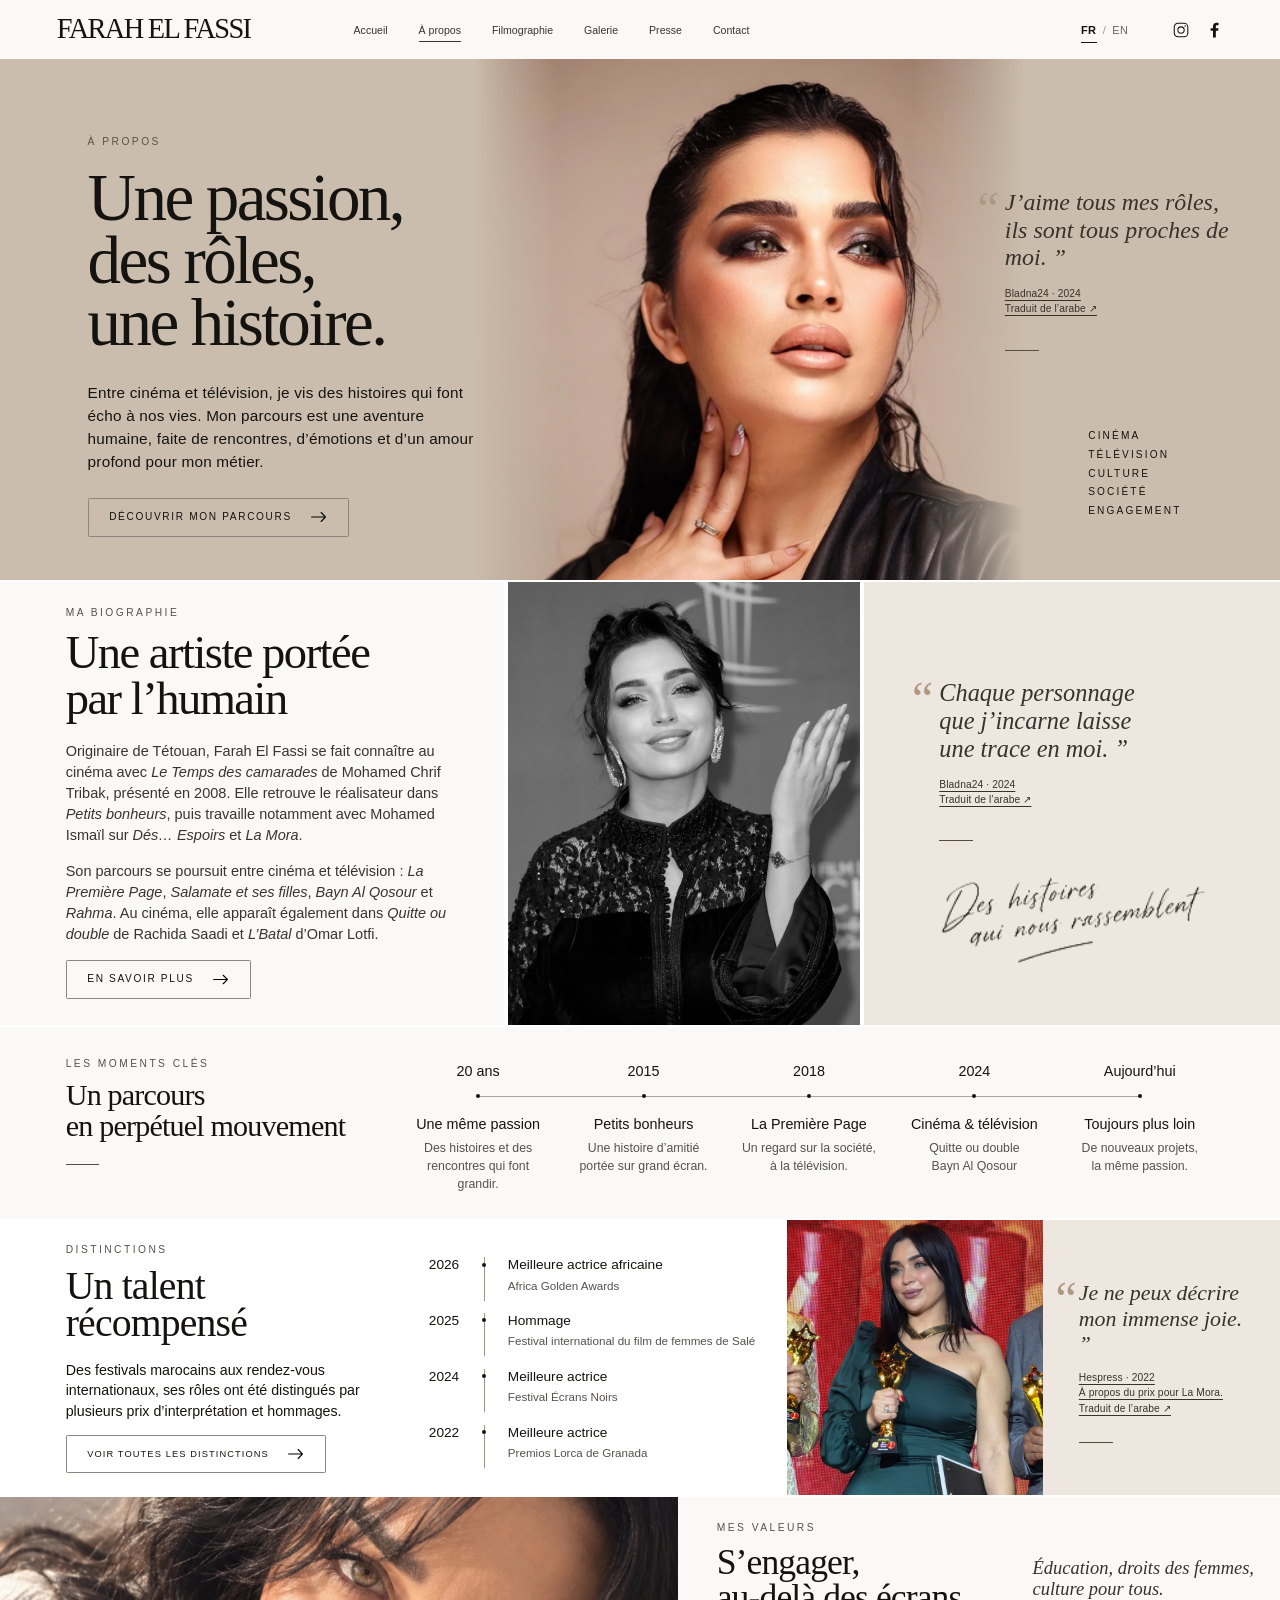
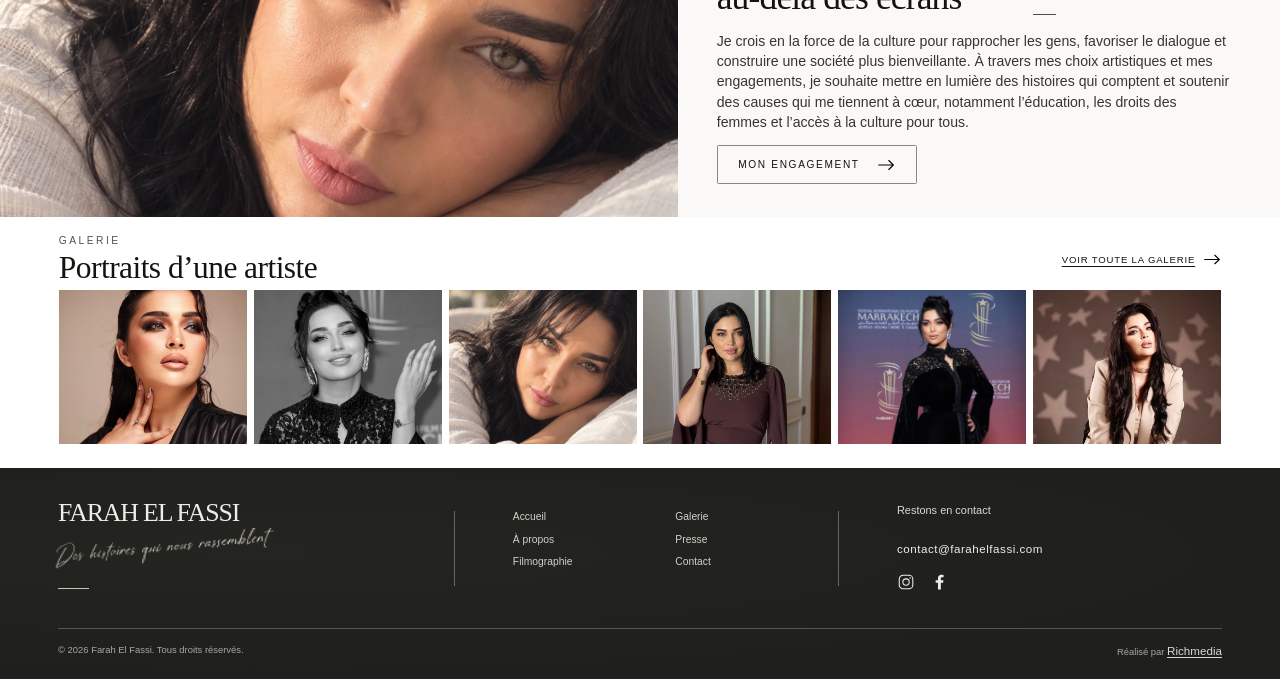
<file: a-propos.html>
<!doctype html>
<html lang="fr">
<head>
  <meta charset="utf-8">
  <script src="language.js?v=seo-en-1"></script>
  <meta name="viewport" content="width=device-width, initial-scale=1">
  <meta name="color-scheme" content="light">
  <meta name="theme-color" content="#f5f2ed">
  <meta name="description" content="Une passion, des rôles, une histoire. Le parcours et les valeurs de Farah El Fassi, actrice marocaine.">
  <title>À propos — Farah El Fassi</title>
  <link rel="canonical" href="https://ff-website-henna.vercel.app/a-propos.html">
  <link rel="alternate" hreflang="fr" href="https://ff-website-henna.vercel.app/a-propos.html">
  <link rel="alternate" hreflang="en" href="https://ff-website-henna.vercel.app/en/a-propos.html">
  <link rel="alternate" hreflang="x-default" href="https://ff-website-henna.vercel.app/a-propos.html">
  <meta property="og:type" content="website">
  <meta property="og:locale" content="fr_FR">
  <meta property="og:locale:alternate" content="en_GB">
  <meta property="og:site_name" content="Farah El Fassi">
  <meta property="og:title" content="À propos — Farah El Fassi">
  <meta property="og:description" content="Une passion, des rôles, une histoire. Le parcours et les valeurs de Farah El Fassi, actrice marocaine.">
  <meta property="og:url" content="https://ff-website-henna.vercel.app/a-propos.html">
  <meta property="og:image" content="https://ff-website-henna.vercel.app/assets/social/farah-el-fassi-share-v1.jpg">
  <meta property="og:image:secure_url" content="https://ff-website-henna.vercel.app/assets/social/farah-el-fassi-share-v1.jpg">
  <meta property="og:image:type" content="image/jpeg">
  <meta property="og:image:width" content="1053">
  <meta property="og:image:height" content="1053">
  <meta property="og:image:alt" content="Portrait de Farah El Fassi en lumière naturelle">
  <meta name="twitter:card" content="summary">
  <meta name="twitter:title" content="À propos — Farah El Fassi">
  <meta name="twitter:description" content="Une passion, des rôles, une histoire. Le parcours et les valeurs de Farah El Fassi, actrice marocaine.">
  <meta name="twitter:image" content="https://ff-website-henna.vercel.app/assets/social/farah-el-fassi-share-v1.jpg">
  <meta name="twitter:image:alt" content="Portrait de Farah El Fassi en lumière naturelle">

  <link rel="icon" href="favicon.ico?v=ff-1" sizes="16x16 32x32 48x48" type="image/x-icon">
  <link rel="icon" href="assets/favicon-32.png?v=ff-1" sizes="32x32" type="image/png">
  <link rel="icon" href="assets/favicon.svg?v=ff-1" sizes="any" type="image/svg+xml">
  <link rel="apple-touch-icon" href="assets/apple-touch-icon.png?v=ff-1" sizes="180x180">
  <link rel="preload" as="image" href="assets/gallery/img_1605.webp">
  <link rel="stylesheet" href="styles.css?v=showreel-2">
  <link rel="stylesheet" href="a-propos.css?v=verified-content-2">
  <script src="script.js?v=showreel-2" defer></script>
  <script src="a-propos.js?v=verified-content-2" defer></script>
</head>
<body class="about-page" data-page="about">
  <a class="skip-link" href="#contenu">Aller au contenu</a>
  <svg class="svg-library" xmlns="http://www.w3.org/2000/svg" aria-hidden="true">
    <symbol id="i-arrow" viewBox="0 0 24 24"><path d="M4 12h15M14 7l5 5-5 5"/></symbol>
    <symbol id="i-left" viewBox="0 0 24 24"><path d="M20 12H5m5-5-5 5 5 5"/></symbol>
    <symbol id="i-play" viewBox="0 0 24 24"><path d="m9 5 11 7-11 7Z" fill="currentColor" stroke="none"/></symbol>
    <symbol id="i-close" viewBox="0 0 24 24"><path d="m6 6 12 12M6 18 18 6"/></symbol>
    <symbol id="i-menu" viewBox="0 0 24 24"><path d="M3 7h18M3 12h18M3 17h18"/></symbol>
    <symbol id="i-star" viewBox="0 0 24 24"><path d="m12 2.5 2.9 5.9 6.6 1-4.8 4.6 1.1 6.5-5.8-3.1-5.8 3.1 1.1-6.5-4.8-4.6 6.6-1Z"/></symbol>
    <symbol id="i-clap" viewBox="0 0 24 24"><path d="M3 10h18v11H3Zm0 0L2 5l18-3 1 5-18 3Zm4.5-6L6 9m8-6-1.5 5M6 14h12M6 17h5"/></symbol>
    <symbol id="i-heart" viewBox="0 0 24 24"><path d="M20.8 4.8a5.5 5.5 0 0 0-7.8 0L12 5.9l-1.1-1.1a5.5 5.5 0 0 0-7.8 7.8L12 22l8.8-9.4a5.5 5.5 0 0 0 0-7.8Z"/></symbol>
    <symbol id="i-globe" viewBox="0 0 24 24"><circle cx="12" cy="12" r="10"/><ellipse cx="12" cy="12" rx="4.5" ry="10"/><path d="M2 12h20M4.5 6.5h15m-15 11h15"/></symbol>
    <symbol id="i-instagram" viewBox="0 0 24 24"><rect x="3" y="3" width="18" height="18" rx="5"/><circle cx="12" cy="12" r="4.2"/><circle cx="17.5" cy="6.7" r="1" fill="currentColor" stroke="none"/></symbol>
    <symbol id="i-youtube" viewBox="0 0 24 24"><path d="M22 7.5a3 3 0 0 0-2.1-2.1C18.2 5 12 5 12 5s-6.2 0-7.9.4A3 3 0 0 0 2 7.5a27 27 0 0 0 0 9 3 3 0 0 0 2.1 2.1C5.8 19 12 19 12 19s6.2 0 7.9-.4a3 3 0 0 0 2.1-2.1 27 27 0 0 0 0-9Z" fill="currentColor" stroke="none"/><path d="m10 9 5 3-5 3Z" fill="var(--icon-cutout,#faf9f7)" stroke="none"/></symbol>
    <symbol id="i-facebook" viewBox="0 0 24 24"><path d="M14.4 22v-9h3l.5-3.5h-3.5V7.3c0-1 .3-1.7 1.7-1.7H18V2.5c-.3 0-1.5-.2-2.8-.2-2.8 0-4.6 1.7-4.6 4.7v2.5H7.5V13h3.1v9Z" fill="currentColor" stroke="none"/></symbol>
    <symbol id="i-tiktok" viewBox="0 0 24 24"><path d="M15.6 2c.3 2.6 1.7 4.1 4.4 4.3v3.2a9 9 0 0 1-4.4-1.3v7.4a6.4 6.4 0 1 1-5.5-6.3v3.3a3.2 3.2 0 1 0 2.2 3V2Z" fill="currentColor" stroke="none"/></symbol>
    <symbol id="i-plus" viewBox="0 0 24 24"><path d="M12 4v16M4 12h16"/></symbol>
  </svg>

  <div class="site-shell">
    <header class="site-header">
      <a class="brand" href="index.html#accueil" aria-label="Farah El Fassi, accueil">FARAH EL FASSI</a>
      <nav class="main-nav" id="navigation" aria-label="Navigation principale">
        <a href="index.html#accueil" data-i18n="navHome">Accueil</a>
        <a class="is-active" aria-current="page" href="a-propos.html" data-i18n="navAbout">À propos</a>
        <a href="filmographie.html" data-i18n="navFilms">Filmographie</a>
        <a href="galerie.html" data-i18n="navGallery">Galerie</a>
        <a href="presse.html" data-i18n="navPress">Presse</a>
        <a href="contact.html" data-i18n="navContact">Contact</a>
      </nav>
      <div class="header-tools">
        <nav class="language-switch" aria-label="Choisir la langue">
          <a href="a-propos.html?lang=fr" data-language="fr" lang="fr" hreflang="fr" aria-label="Français" aria-current="true">FR</a>
          <span aria-hidden="true">/</span>
          <a href="en/a-propos.html?lang=en" data-language="en" lang="en" hreflang="en" aria-label="English">EN</a>
        </nav>
        <div class="socials header-socials">
          <a href="https://www.instagram.com/farahelfassi1/" target="_blank" rel="noopener noreferrer" aria-label="Instagram — nouvel onglet"><svg class="icon"><use href="#i-instagram"/></svg></a>

          <a href="https://www.facebook.com/Farah.Elfassi.Officiel/" target="_blank" rel="noopener noreferrer" aria-label="Facebook"><svg class="icon"><use href="#i-facebook"/></svg></a>

        </div>
        <button class="menu-toggle" type="button" aria-controls="navigation" aria-expanded="false" aria-label="Ouvrir le menu"><svg class="icon"><use href="#i-menu"/></svg></button>
      </div>
    </header>

    <main id="contenu">
      <section class="profile-hero" aria-labelledby="profile-title">
        <img class="profile-hero-photo" src="assets/gallery/img_1605.webp" alt="Farah El Fassi, portrait en tenue noire sur fond beige" width="1500" height="2000" fetchpriority="high">
        <div class="profile-hero-copy">
          <p class="eyebrow" data-i18n="aboutLabel">À PROPOS</p>
          <h1 id="profile-title" data-i18n="profileTitle">Une passion,<br>des rôles,<br>une histoire.</h1>
          <p class="profile-intro" data-i18n="profileIntro">Entre cinéma et télévision, je vis des histoires qui font écho à nos vies. Mon parcours est une aventure humaine, faite de rencontres, d’émotions et d’un amour profond pour mon métier.</p>
          <a class="outline-button" href="#parcours"><span data-i18n="profileJourney">DÉCOUVRIR MON PARCOURS</span><img class="about-arrow" src="assets/icons/arrow-right.svg" width="18" height="18" alt=""></a>
        </div>
        <blockquote class="profile-quote profile-hero-quote"><p data-i18n="profileRoleQuote">J’aime tous mes rôles,<br>ils sont tous proches de moi.</p><cite class="quote-source"><a href="https://bladna24.ma/farah-el-fassi-society-art/" target="_blank" rel="noopener noreferrer">Bladna24 · 2024<br>Traduit de l’arabe ↗</a></cite><span class="quote-line" aria-hidden="true"></span></blockquote>
        <p class="profile-disciplines" data-i18n="profileDisciplines">CINÉMA<br>TÉLÉVISION<br>CULTURE<br>SOCIÉTÉ<br>ENGAGEMENT</p>
      </section>

      <section class="profile-bio" id="biographie" aria-labelledby="bio-title">
        <div class="profile-bio-copy">
          <p class="eyebrow" data-i18n="profileBiography">MA BIOGRAPHIE</p>
          <h2 id="bio-title" data-i18n="profileBioTitle">Une artiste portée<br>par l’humain</h2>
          <p data-i18n="profileBioOne">Originaire de Tétouan, Farah El Fassi se fait connaître au cinéma avec <em>Le Temps des camarades</em> de Mohamed Chrif Tribak, présenté en 2008. Elle retrouve le réalisateur dans <em>Petits bonheurs</em>, puis travaille notamment avec Mohamed Ismaïl sur <em>Dés… Espoirs</em> et <em>La Mora</em>.</p>
          <p data-i18n="profileBioTwo">Son parcours se poursuit entre cinéma et télévision : <em>La Première Page</em>, <em>Salamate et ses filles</em>, <em>Bayn Al Qosour</em> et <em>Rahma</em>. Au cinéma, elle apparaît également dans <em>Quitte ou double</em> de Rachida Saadi et <em>L’Batal</em> d’Omar Lotfi.</p>
          <details class="profile-bio-more"><summary class="outline-button"><span data-i18n="more">EN SAVOIR PLUS</span><img class="about-arrow" src="assets/icons/arrow-right.svg" width="18" height="18" alt=""></summary><div><p data-i18n="profileBioMore">Après un premier baccalauréat en 2012 et un passage à l’Institut national des beaux-arts de Tétouan, elle reprend ses études et obtient un nouveau baccalauréat en 2021. Son parcours est salué par un hommage au Festival international du film de femmes de Salé en 2025.<small class="content-sources">Sources : <a href="https://fr.wikipedia.org/wiki/Farah_El_Fassi" target="_blank" rel="noopener noreferrer">Wikipédia</a> · <a href="https://www.fiffs.ma/cineaste-detail.php?id=MTM0&amp;type=0" target="_blank" rel="noopener noreferrer">Festival de Salé</a> · <a href="https://fr.le360.ma/people/farah-el-fassi-a-passe-et-obtenu-son-bac-pour-la-seconde-fois-la-comedienne-en-livre-la-raison-241175/" target="_blank" rel="noopener noreferrer">Le360</a></small></p><a class="text-link" href="filmographie.html"><span data-i18n="allFilms">VOIR TOUTE LA FILMOGRAPHIE</span></a></div></details>
        </div>
        <img class="profile-bio-photo" src="assets/gallery/img_1413.webp" alt="Farah El Fassi au Festival international du film de Marrakech" width="1373" height="2000" loading="lazy">
        <div class="profile-bio-aside"><blockquote class="profile-quote"><p data-i18n="profileHumanQuote">Chaque personnage<br>que j’incarne laisse<br>une trace en moi.</p><cite class="quote-source"><a href="https://bladna24.ma/farah-el-fassi-society-art/" target="_blank" rel="noopener noreferrer">Bladna24 · 2024<br>Traduit de l’arabe ↗</a></cite><span class="quote-line" aria-hidden="true"></span></blockquote><img class="profile-signature" src="assets/signature.png" alt="Des histoires qui nous rassemblent" width="224" height="78"></div>
      </section>

      <section class="profile-journey" id="parcours" aria-labelledby="journey-title">
        <div class="profile-journey-heading"><p class="eyebrow" data-i18n="profileMilestones">LES MOMENTS CLÉS</p><h2 id="journey-title" data-i18n="profileJourneyTitle">Un parcours<br>en perpétuel mouvement</h2><span class="quote-line" aria-hidden="true"></span></div>
        <ol class="profile-milestones">
          <li><span class="milestone-date" data-i18n="years">20 ans</span><strong data-i18n="profilePassion">Une même passion</strong><p data-i18n="profilePassionText">Des histoires et des rencontres qui font grandir.</p></li>
          <li><time>2015</time><strong>Petits bonheurs</strong><p data-i18n="profileSmallJoys">Une histoire d’amitié portée sur grand écran.</p></li>
          <li><time>2018</time><strong>La Première Page</strong><p data-i18n="profileFirstPage">Un regard sur la société, à la télévision.</p></li>
          <li><time>2024</time><strong data-i18n="profileTwoWorlds">Cinéma & télévision</strong><p>Quitte ou double<br>Bayn Al Qosour</p></li>
          <li><span class="milestone-date" data-i18n="profileToday">Aujourd’hui</span><strong data-i18n="profileFurther">Toujours plus loin</strong><p data-i18n="profileFurtherText">De nouveaux projets,<br>la même passion.</p></li>
        </ol>
      </section>

      <section class="profile-awards" id="distinctions" aria-labelledby="profile-awards-title">
        <div class="profile-awards-copy"><p class="eyebrow" data-i18n="awardsLabel">DISTINCTIONS</p><h2 id="profile-awards-title" data-i18n="profileAwardsTitle">Un talent<br>récompensé</h2><p data-i18n="profileAwardsText">Des festivals marocains aux rendez-vous internationaux, ses rôles ont été distingués par plusieurs prix d’interprétation et hommages.</p><button type="button" class="outline-button" data-dialog="distinctions"><span data-i18n="allAwards">VOIR TOUTES LES DISTINCTIONS</span><img class="about-arrow" src="assets/icons/arrow-right.svg" width="18" height="18" alt=""></button></div>
        <ol class="profile-award-list">
          <li><time>2026</time><div><strong data-i18n="africanAward">Meilleure actrice africaine</strong><span>Africa Golden Awards</span></div></li>
          <li><time>2025</time><div><strong data-i18n="tribute">Hommage</strong><span data-i18n="saleFestival">Festival international du film de femmes de Salé</span></div></li>
          <li><time>2024</time><div><strong data-i18n="bestActress">Meilleure actrice</strong><span data-i18n="blackScreens">Festival Écrans Noirs</span></div></li>
          <li><time>2022</time><div><strong data-i18n="bestActress">Meilleure actrice</strong><span>Premios Lorca de Granada</span></div></li>
        </ol>
        <img class="profile-award-photo" src="assets/gallery/img_6286.webp" alt="Farah El Fassi tenant un trophée lors d’une remise de prix" width="1500" height="2000" loading="lazy">
        <blockquote class="profile-quote profile-award-quote"><p data-i18n="profileAwardsQuote">Je ne peux décrire<br>mon immense joie.</p><cite class="quote-source"><a href="https://www.hespress.com/1081161-1081161.html" target="_blank" rel="noopener noreferrer">Hespress · 2022<br>À propos du prix pour La Mora.<br>Traduit de l’arabe ↗</a></cite><span class="quote-line" aria-hidden="true"></span></blockquote>
      </section>

      <section class="profile-values" id="engagement" aria-labelledby="values-title">
        <img class="profile-values-photo" src="assets/gallery/img_1500.webp" alt="Farah El Fassi, portrait en lumière naturelle" width="1053" height="1053" loading="lazy">
        <div class="profile-values-copy"><p class="eyebrow" data-i18n="profileValues">MES VALEURS</p><h2 id="values-title" data-i18n="profileValuesTitle">S’engager,<br>au-delà des écrans</h2><div class="profile-quote profile-values-quote editorial-quote"><p data-i18n="profileArtQuote">Éducation, droits des femmes,<br>culture pour tous.</p><span class="quote-line" aria-hidden="true"></span></div><p class="profile-values-text" data-i18n="profileValuesText">Je crois en la force de la culture pour rapprocher les gens, favoriser le dialogue et construire une société plus bienveillante. À travers mes choix artistiques et mes engagements, je souhaite mettre en lumière des histoires qui comptent et soutenir des causes qui me tiennent à cœur, notamment l’éducation, les droits des femmes et l’accès à la culture pour tous.</p><a class="outline-button" href="contact.html?subject=collaboration#contact-form-title"><span data-i18n="profileCommitment">MON ENGAGEMENT</span><img class="about-arrow" src="assets/icons/arrow-right.svg" width="18" height="18" alt=""></a></div>
      </section>

      <section class="profile-gallery" id="galerie" aria-labelledby="profile-gallery-title">
        <div class="profile-gallery-heading"><div><p class="eyebrow" data-i18n="profileGallery">GALERIE</p><h2 id="profile-gallery-title" data-i18n="profilePortraits">Portraits d’une artiste</h2></div><a class="text-link" href="galerie.html"><span data-i18n="profileAllGallery">VOIR TOUTE LA GALERIE</span><img class="about-arrow" src="assets/icons/arrow-right.svg" width="18" height="18" alt=""></a></div>
        <div class="gallery-track profile-portraits" aria-label="Portraits de Farah El Fassi">
          <button class="gallery-item" type="button" data-image="assets/gallery/img_1605.webp" data-caption="Un regard, une présence" aria-label="Agrandir : Un regard, une présence"><img src="assets/gallery/img_1605.webp" alt="Un regard, une présence" style="object-position:50% 28%" loading="lazy"></button>
          <button class="gallery-item" type="button" data-image="assets/gallery/img_1413.webp" data-caption="Le sourire d’une soirée" aria-label="Agrandir : Le sourire d’une soirée"><img src="assets/gallery/img_1413.webp" alt="Le sourire d’une soirée" style="object-position:50% 18%" loading="lazy"></button>
          <button class="gallery-item" type="button" data-image="assets/gallery/img_1500.webp" data-caption="La douceur d’un instant" aria-label="Agrandir : La douceur d’un instant"><img src="assets/gallery/img_1500.webp" alt="La douceur d’un instant" style="object-position:50% 45%" loading="lazy"></button>
          <button class="gallery-item" type="button" data-image="assets/gallery/img_6368.webp" data-caption="Élégance en lumière naturelle" aria-label="Agrandir : Élégance en lumière naturelle"><img src="assets/gallery/img_6368.webp" alt="Élégance en lumière naturelle" style="object-position:50% 16%" loading="lazy"></button>
          <button class="gallery-item" type="button" data-image="assets/gallery/img_1187.webp" data-caption="Un regard à Marrakech" aria-label="Agrandir : Un regard à Marrakech"><img src="assets/gallery/img_1187.webp" alt="Un regard à Marrakech" style="object-position:50% 20%" loading="lazy"></button>
          <button class="gallery-item" type="button" data-image="assets/gallery/img_0166.webp" data-caption="Sous une pluie d’étoiles" aria-label="Agrandir : Sous une pluie d’étoiles"><img src="assets/gallery/img_0166.webp" alt="Sous une pluie d’étoiles" style="object-position:50% 20%" loading="lazy"></button>
        </div>
      </section>
    </main>
    <footer class="site-footer" id="site-footer">
      <div class="footer-main">
        <div class="footer-brand"><a class="brand" href="index.html#accueil">FARAH EL FASSI</a><img src="assets/signature-claire.png" alt="Des histoires qui nous rassemblent" width="224" height="78"><span class="footer-dash"></span></div>
        <nav class="footer-nav" aria-label="Navigation de pied de page"><div><a href="index.html#accueil" data-i18n="navHome">Accueil</a><a aria-current="page" href="a-propos.html" data-i18n="navAbout">À propos</a><a href="filmographie.html" data-i18n="navFilms">Filmographie</a></div><div><a href="galerie.html" data-i18n="navGallery">Galerie</a><a href="presse.html" data-i18n="navPress">Presse</a><a href="contact.html" data-i18n="navContact">Contact</a></div></nav>
        <div class="footer-contact"><p data-i18n="keepInTouch">Restons en contact</p><a class="contact-email" href="mailto:contact@farahelfassi.com">contact@farahelfassi.com</a><div class="socials"><a href="https://www.instagram.com/farahelfassi1/" target="_blank" rel="noopener noreferrer" aria-label="Instagram"><svg class="icon"><use href="#i-instagram"/></svg></a><a href="https://www.facebook.com/Farah.Elfassi.Officiel/" target="_blank" rel="noopener noreferrer" aria-label="Facebook"><svg class="icon"><use href="#i-facebook"/></svg></a></div></div>
      </div>
      <div class="footer-bottom"><small data-i18n="copyright">© 2026 Farah El Fassi. Tous droits réservés.</small><small><span data-i18n="madeBy">Réalisé par</span> <a href="https://www.richmedia.ma/" target="_blank" rel="noopener noreferrer">Richmedia</a></small></div>
    </footer>
  </div>

  <dialog class="content-dialog" id="content-dialog" aria-labelledby="dialog-title"><button class="dialog-close" type="button" aria-label="Fermer la fenêtre"><svg class="icon"><use href="#i-close"/></svg></button><div id="dialog-body"></div></dialog>
  <dialog class="lightbox" id="image-dialog" aria-labelledby="image-caption"><button class="dialog-close" type="button" aria-label="Fermer la photographie"><svg class="icon"><use href="#i-close"/></svg></button><button class="lightbox-arrow previous" type="button" data-lightbox-direction="-1" aria-label="Photographie précédente"><svg class="icon"><use href="#i-left"/></svg></button><figure><img id="lightbox-image" alt=""><figcaption id="image-caption"></figcaption></figure><button class="lightbox-arrow next" type="button" data-lightbox-direction="1" aria-label="Photographie suivante"><svg class="icon"><use href="#i-arrow"/></svg></button></dialog>
</body>
</html>
</file>
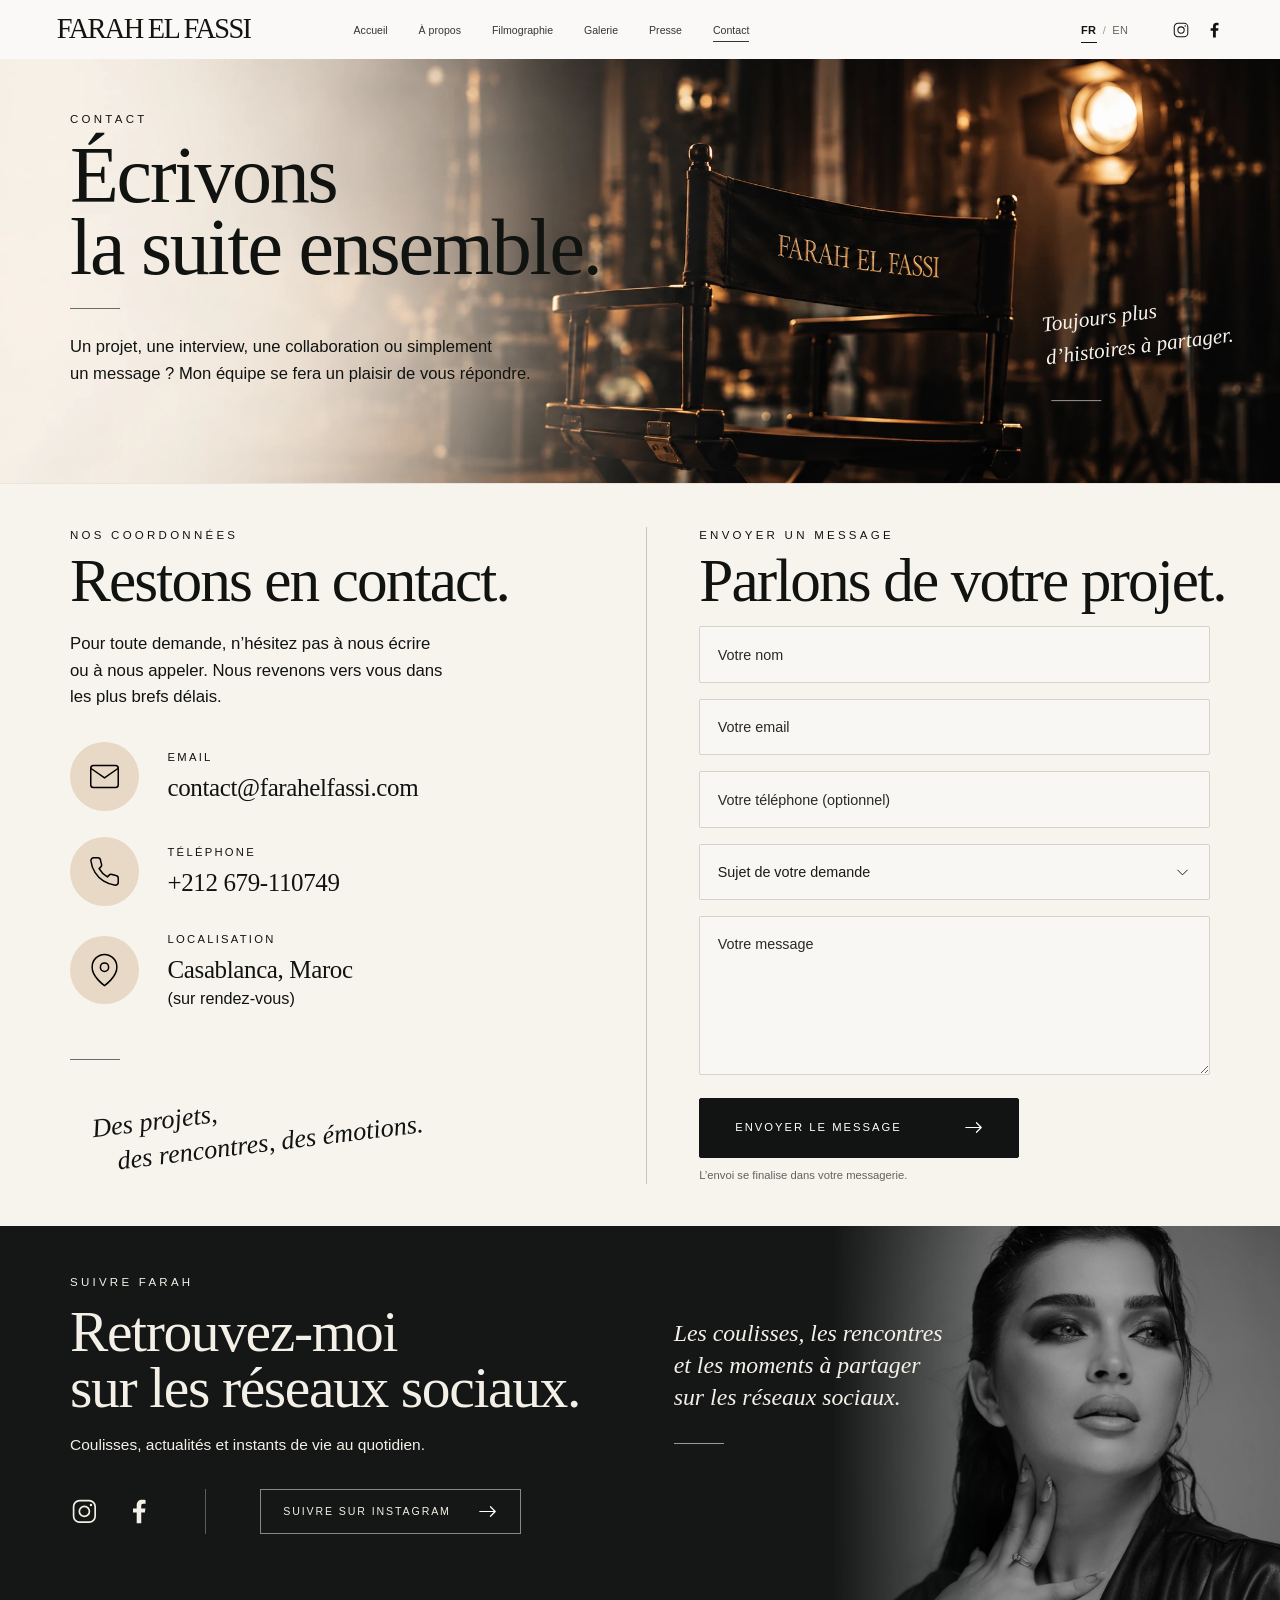
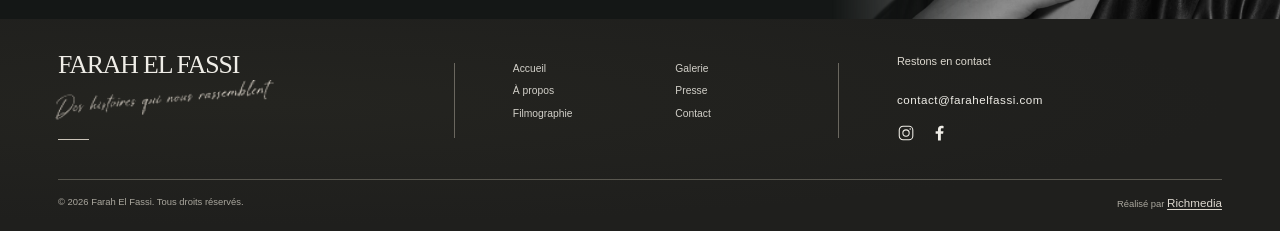
<file: contact.html>
<!doctype html>
<html lang="fr">
<head><meta charset="utf-8">
  <script src="language.js?v=seo-en-1"></script><meta name="viewport" content="width=device-width, initial-scale=1"><meta name="color-scheme" content="light"><meta name="theme-color" content="#faf8f5"><title>Contact — Farah El Fassi</title>
  <link rel="canonical" href="https://ff-website-henna.vercel.app/contact.html">
  <link rel="alternate" hreflang="fr" href="https://ff-website-henna.vercel.app/contact.html">
  <link rel="alternate" hreflang="en" href="https://ff-website-henna.vercel.app/en/contact.html">
  <link rel="alternate" hreflang="x-default" href="https://ff-website-henna.vercel.app/contact.html">
  <meta property="og:type" content="website">
  <meta property="og:locale" content="fr_FR">
  <meta property="og:locale:alternate" content="en_GB">
  <meta property="og:site_name" content="Farah El Fassi">
  <meta property="og:title" content="Contact — Farah El Fassi">
  <meta property="og:description" content="Un projet, une interview, une collaboration ? Contactez l’équipe de Farah El Fassi.">
  <meta property="og:url" content="https://ff-website-henna.vercel.app/contact.html">
  <meta property="og:image" content="https://ff-website-henna.vercel.app/assets/social/farah-el-fassi-share-v1.jpg">
  <meta property="og:image:secure_url" content="https://ff-website-henna.vercel.app/assets/social/farah-el-fassi-share-v1.jpg">
  <meta property="og:image:type" content="image/jpeg">
  <meta property="og:image:width" content="1053">
  <meta property="og:image:height" content="1053">
  <meta property="og:image:alt" content="Portrait de Farah El Fassi en lumière naturelle">
  <meta name="twitter:card" content="summary">
  <meta name="twitter:title" content="Contact — Farah El Fassi">
  <meta name="twitter:description" content="Un projet, une interview, une collaboration ? Contactez l’équipe de Farah El Fassi.">
  <meta name="twitter:image" content="https://ff-website-henna.vercel.app/assets/social/farah-el-fassi-share-v1.jpg">
  <meta name="twitter:image:alt" content="Portrait de Farah El Fassi en lumière naturelle">
<meta name="description" content="Un projet, une interview, une collaboration ? Contactez l’équipe de Farah El Fassi."><link rel="icon" href="favicon.ico?v=ff-1" sizes="16x16 32x32 48x48" type="image/x-icon">
  <link rel="icon" href="assets/favicon-32.png?v=ff-1" sizes="32x32" type="image/png">
  <link rel="icon" href="assets/favicon.svg?v=ff-1" sizes="any" type="image/svg+xml">
  <link rel="apple-touch-icon" href="assets/apple-touch-icon.png?v=ff-1" sizes="180x180"><link rel="preload" as="image" href="assets/contact/hero-studio.webp"><link rel="stylesheet" href="styles.css?v=showreel-2"><link rel="stylesheet" href="contact.css?v=verified-content-2"><script src="script.js?v=showreel-2" defer></script><script src="contact.js?v=verified-content-2" defer></script></head>
<body class="contact-page" data-page="contact"><a class="skip-link" href="#contenu">Aller au contenu</a><svg class="svg-library" xmlns="http://www.w3.org/2000/svg" aria-hidden="true">
    <symbol id="i-arrow" viewBox="0 0 24 24"><path d="M4 12h15M14 7l5 5-5 5"/></symbol>
    <symbol id="i-left" viewBox="0 0 24 24"><path d="M20 12H5m5-5-5 5 5 5"/></symbol>
    <symbol id="i-play" viewBox="0 0 24 24"><path d="m9 5 11 7-11 7Z" fill="currentColor" stroke="none"/></symbol>
    <symbol id="i-close" viewBox="0 0 24 24"><path d="m6 6 12 12M6 18 18 6"/></symbol>
    <symbol id="i-menu" viewBox="0 0 24 24"><path d="M3 7h18M3 12h18M3 17h18"/></symbol>
    <symbol id="i-star" viewBox="0 0 24 24"><path d="m12 2.5 2.9 5.9 6.6 1-4.8 4.6 1.1 6.5-5.8-3.1-5.8 3.1 1.1-6.5-4.8-4.6 6.6-1Z"/></symbol>
    <symbol id="i-clap" viewBox="0 0 24 24"><path d="M3 10h18v11H3Zm0 0L2 5l18-3 1 5-18 3Zm4.5-6L6 9m8-6-1.5 5M6 14h12M6 17h5"/></symbol>
    <symbol id="i-heart" viewBox="0 0 24 24"><path d="M20.8 4.8a5.5 5.5 0 0 0-7.8 0L12 5.9l-1.1-1.1a5.5 5.5 0 0 0-7.8 7.8L12 22l8.8-9.4a5.5 5.5 0 0 0 0-7.8Z"/></symbol>
    <symbol id="i-globe" viewBox="0 0 24 24"><circle cx="12" cy="12" r="10"/><ellipse cx="12" cy="12" rx="4.5" ry="10"/><path d="M2 12h20M4.5 6.5h15m-15 11h15"/></symbol>
    <symbol id="i-instagram" viewBox="0 0 24 24"><rect x="3" y="3" width="18" height="18" rx="5"/><circle cx="12" cy="12" r="4.2"/><circle cx="17.5" cy="6.7" r="1" fill="currentColor" stroke="none"/></symbol>
    <symbol id="i-youtube" viewBox="0 0 24 24"><path d="M22 7.5a3 3 0 0 0-2.1-2.1C18.2 5 12 5 12 5s-6.2 0-7.9.4A3 3 0 0 0 2 7.5a27 27 0 0 0 0 9 3 3 0 0 0 2.1 2.1C5.8 19 12 19 12 19s6.2 0 7.9-.4a3 3 0 0 0 2.1-2.1 27 27 0 0 0 0-9Z" fill="currentColor" stroke="none"/><path d="m10 9 5 3-5 3Z" fill="var(--icon-cutout,#faf9f7)" stroke="none"/></symbol>
    <symbol id="i-facebook" viewBox="0 0 24 24"><path d="M14.4 22v-9h3l.5-3.5h-3.5V7.3c0-1 .3-1.7 1.7-1.7H18V2.5c-.3 0-1.5-.2-2.8-.2-2.8 0-4.6 1.7-4.6 4.7v2.5H7.5V13h3.1v9Z" fill="currentColor" stroke="none"/></symbol>
    <symbol id="i-tiktok" viewBox="0 0 24 24"><path d="M15.6 2c.3 2.6 1.7 4.1 4.4 4.3v3.2a9 9 0 0 1-4.4-1.3v7.4a6.4 6.4 0 1 1-5.5-6.3v3.3a3.2 3.2 0 1 0 2.2 3V2Z" fill="currentColor" stroke="none"/></symbol>
    <symbol id="i-plus" viewBox="0 0 24 24"><path d="M12 4v16M4 12h16"/></symbol>
  </svg><div class="site-shell"><header class="site-header">
      <a class="brand" href="index.html#accueil" aria-label="Farah El Fassi, accueil">FARAH EL FASSI</a>
      <nav class="main-nav" id="navigation" aria-label="Navigation principale">
        <a href="index.html#accueil" data-i18n="navHome">Accueil</a>
        <a href="a-propos.html" data-i18n="navAbout">À propos</a>
        <a href="filmographie.html" data-i18n="navFilms">Filmographie</a>
        <a href="galerie.html" data-i18n="navGallery">Galerie</a>
        <a href="presse.html" data-i18n="navPress">Presse</a>
        <a class="is-active" aria-current="page" href="contact.html" data-i18n="navContact">Contact</a>
      </nav>
      <div class="header-tools">
        <nav class="language-switch" aria-label="Choisir la langue">
          <a href="contact.html?lang=fr" data-language="fr" lang="fr" hreflang="fr" aria-label="Français" aria-current="true">FR</a>
          <span aria-hidden="true">/</span>
          <a href="en/contact.html?lang=en" data-language="en" lang="en" hreflang="en" aria-label="English">EN</a>
        </nav>
        <div class="socials header-socials">
          <a href="https://www.instagram.com/farahelfassi1/" target="_blank" rel="noopener noreferrer" aria-label="Instagram — nouvel onglet"><svg class="icon"><use href="#i-instagram"/></svg></a>

          <a href="https://www.facebook.com/Farah.Elfassi.Officiel/" target="_blank" rel="noopener noreferrer" aria-label="Facebook"><svg class="icon"><use href="#i-facebook"/></svg></a>

        </div>
        <button class="menu-toggle" type="button" aria-controls="navigation" aria-expanded="false" aria-label="Ouvrir le menu"><svg class="icon"><use href="#i-menu"/></svg></button>
      </div>
    </header>
<main id="contenu">
<section class="contact-hero" aria-labelledby="contact-title">
 <img class="contact-hero-image" src="assets/contact/hero-studio.webp" width="2172" height="724" alt="Chaise de réalisateur au nom de Farah El Fassi, éclairée par un projecteur de cinéma" fetchpriority="high">
 <div class="contact-hero-copy"><p class="contact-eyebrow" data-i18n="contactLabel">CONTACT</p><h1 id="contact-title" data-i18n="contactTitle">Écrivons<br>la suite ensemble.</h1><span class="contact-rule"></span><p class="contact-intro" data-i18n="contactIntro">Un projet, une interview, une collaboration ou simplement <br>un message ? Mon équipe se fera un plaisir de vous répondre.</p></div>
 <p class="contact-hero-quote contact-handwritten" data-i18n="contactHeroQuote">Toujours plus<br>d’histoires à partager.<span class="contact-rule"></span></p>
</section>
<section class="contact-main" aria-label="Coordonnées et formulaire de contact">
 <div class="contact-details"><p class="contact-eyebrow" data-i18n="contactDetailsLabel">NOS COORDONNÉES</p><h2 data-i18n="contactDetailsTitle">Restons en contact.</h2><p class="contact-details-intro" data-i18n="contactDetailsIntro">Pour toute demande, n’hésitez pas à nous écrire <br>ou à nous appeler. Nous revenons vers vous dans <br>les plus brefs délais.</p>
 <address class="contact-address">
  <div class="contact-detail"><span class="contact-icon"><img src="assets/icons/feather-mail.svg" width="27" height="27" alt=""></span><div><p class="contact-eyebrow" data-i18n="contactEmailLabel">EMAIL</p><a href="mailto:contact@farahelfassi.com">contact@farahelfassi.com</a></div></div>
  <div class="contact-detail"><span class="contact-icon"><img src="assets/icons/feather-phone.svg" width="27" height="27" alt=""></span><div><p class="contact-eyebrow" data-i18n="contactPhoneLabel">TÉLÉPHONE</p><a href="tel:+212679110749" dir="ltr">+212 679-110749</a></div></div>
  <div class="contact-detail"><span class="contact-icon"><img src="assets/icons/feather-map-pin.svg" width="27" height="27" alt=""></span><div><p class="contact-eyebrow" data-i18n="contactLocationLabel">LOCALISATION</p><p class="contact-location" data-i18n="contactCity">Casablanca, Maroc</p><small data-i18n="contactAppointment">(sur rendez-vous)</small></div></div>
 </address><span class="contact-rule contact-details-rule"></span><p class="contact-details-quote contact-handwritten" data-i18n="contactDetailsQuote">Des projets,<br><span>des rencontres, des émotions.</span></p></div>
 <div class="contact-form-panel"><p class="contact-eyebrow" data-i18n="contactMessageLabel">ENVOYER UN MESSAGE</p><h2 id="contact-form-title" data-i18n="contactFormTitle">Parlons de votre projet.</h2>
 <form id="contact-form" aria-labelledby="contact-form-title" aria-describedby="contact-form-note">
  <label class="contact-sr-only" for="contact-name" data-i18n="contactName">Votre nom</label><input id="contact-name" name="name" autocomplete="name" maxlength="100" placeholder="Votre nom" required>
  <label class="contact-sr-only" for="contact-email" data-i18n="contactEmail">Votre email</label><input id="contact-email" name="email" type="email" autocomplete="email" maxlength="254" placeholder="Votre email" required>
  <label class="contact-sr-only" for="contact-phone" data-i18n="contactPhone">Votre téléphone (optionnel)</label><input id="contact-phone" name="phone" type="tel" autocomplete="tel" maxlength="35" placeholder="Votre téléphone (optionnel)">
  <label class="contact-sr-only" for="contact-subject" data-i18n="contactSubject">Sujet de votre demande</label><select id="contact-subject" name="subject" required><option value="" disabled selected data-i18n="contactSubject">Sujet de votre demande</option><option value="Projet cinéma ou télévision" data-i18n="contactSubjectCinema">Projet cinéma ou télévision</option><option value="Interview et presse" data-i18n="contactSubjectPress">Interview et presse</option><option value="Collaboration et partenariat" data-i18n="contactSubjectCollab">Collaboration et partenariat</option><option value="Événement" data-i18n="contactSubjectEvent">Événement</option><option value="Autre demande" data-i18n="contactSubjectOther">Autre demande</option></select>
  <label class="contact-sr-only" for="contact-message" data-i18n="contactMessage">Votre message</label><textarea id="contact-message" name="message" rows="5" maxlength="5000" placeholder="Votre message" required></textarea>
  <button class="contact-button contact-submit" type="submit"><span data-i18n="contactSend">ENVOYER LE MESSAGE</span><img src="assets/icons/arrow-right.svg" width="16" height="16" alt=""></button>
  <p class="contact-form-note" id="contact-form-note" data-i18n="contactFormNote">L’envoi se finalise dans votre messagerie.</p>
 </form>
 <div class="contact-result" id="contact-result" hidden tabindex="-1" aria-labelledby="contact-result-title"><h3 id="contact-result-title" data-i18n="contactReady">Votre message est prêt.</h3><p data-i18n="contactReadyDescription">Ouvrez votre messagerie pour vérifier et envoyer votre e-mail à notre équipe.</p><div class="contact-result-actions"><a id="contact-mail-link" class="contact-button" href="mailto:contact@farahelfassi.com" data-i18n="contactOpenMail">OUVRIR MA MESSAGERIE</a><button type="button" id="contact-copy" data-i18n="contactCopy">Copier le message</button></div><p id="contact-copy-status" role="status" aria-live="polite"></p></div>
 <noscript><style>#contact-form{display:none}</style><p class="contact-noscript">Écrivez-nous directement à <a href="mailto:contact@farahelfassi.com">contact@farahelfassi.com</a>.</p></noscript>
 </div>
</section>
<section class="contact-social" aria-labelledby="contact-social-title">
 <img class="contact-social-image" src="assets/gallery/img_1605.webp" width="1200" height="1600" alt="Portrait de Farah El Fassi, vêtue de noir" loading="lazy">
 <div class="contact-social-copy"><p class="contact-eyebrow" data-i18n="contactFollowLabel">SUIVRE FARAH</p><h2 id="contact-social-title" data-i18n="contactFollowTitle">Retrouvez-moi<br>sur les réseaux sociaux.</h2><p class="contact-social-intro" data-i18n="contactFollowIntro">Coulisses, actualités et instants de vie au quotidien.</p><div class="contact-social-actions"><div class="socials">
          <a href="https://www.instagram.com/farahelfassi1/" target="_blank" rel="noopener noreferrer" aria-label="Instagram — nouvel onglet"><svg class="icon"><use href="#i-instagram"/></svg></a>

          <a href="https://www.facebook.com/Farah.Elfassi.Officiel/" target="_blank" rel="noopener noreferrer" aria-label="Facebook"><svg class="icon"><use href="#i-facebook"/></svg></a>

        </div><a class="contact-button contact-instagram" href="https://www.instagram.com/farahelfassi1/" target="_blank" rel="noopener noreferrer"><span data-i18n="contactInstagram">SUIVRE SUR INSTAGRAM</span><img src="assets/icons/arrow-right.svg" width="16" height="16" alt=""><span class="contact-sr-only"> — nouvel onglet</span></a></div></div>
 <div class="contact-social-quote editorial-quote"><p data-i18n="contactSocialQuote">Les coulisses, les rencontres<br>et les moments à partager<br>sur les réseaux sociaux.</p><span class="contact-rule"></span></div>
</section>
</main>
<footer class="site-footer" id="site-footer">
      <div class="footer-main">
        <div class="footer-brand"><a class="brand" href="index.html#accueil">FARAH EL FASSI</a><img src="assets/signature-claire.png" alt="Des histoires qui nous rassemblent" width="224" height="78"><span class="footer-dash"></span></div>
        <nav class="footer-nav" aria-label="Navigation de pied de page"><div><a href="index.html#accueil" data-i18n="navHome">Accueil</a><a href="a-propos.html" data-i18n="navAbout">À propos</a><a href="filmographie.html" data-i18n="navFilms">Filmographie</a></div><div><a href="galerie.html" data-i18n="navGallery">Galerie</a><a href="presse.html" data-i18n="navPress">Presse</a><a aria-current="page" href="contact.html" data-i18n="navContact">Contact</a></div></nav>
        <div class="footer-contact"><p data-i18n="keepInTouch">Restons en contact</p><a class="contact-email" href="mailto:contact@farahelfassi.com">contact@farahelfassi.com</a><div class="socials"><a href="https://www.instagram.com/farahelfassi1/" target="_blank" rel="noopener noreferrer" aria-label="Instagram"><svg class="icon"><use href="#i-instagram"/></svg></a><a href="https://www.facebook.com/Farah.Elfassi.Officiel/" target="_blank" rel="noopener noreferrer" aria-label="Facebook"><svg class="icon"><use href="#i-facebook"/></svg></a></div></div>
      </div>
      <div class="footer-bottom"><small data-i18n="copyright">© 2026 Farah El Fassi. Tous droits réservés.</small><small><span data-i18n="madeBy">Réalisé par</span> <a href="https://www.richmedia.ma/" target="_blank" rel="noopener noreferrer">Richmedia</a></small></div>
    </footer></div>
<dialog class="content-dialog" id="content-dialog" aria-labelledby="dialog-title"><button class="dialog-close" type="button" aria-label="Fermer la fenêtre"><svg class="icon"><use href="#i-close"/></svg></button><div id="dialog-body"></div></dialog>
  <dialog class="lightbox" id="image-dialog" aria-labelledby="image-caption"><button class="dialog-close" type="button" aria-label="Fermer la photographie"><svg class="icon"><use href="#i-close"/></svg></button><button class="lightbox-arrow previous" type="button" data-lightbox-direction="-1" aria-label="Photographie précédente"><svg class="icon"><use href="#i-left"/></svg></button><figure><img id="lightbox-image" alt=""><figcaption id="image-caption"></figcaption></figure><button class="lightbox-arrow next" type="button" data-lightbox-direction="1" aria-label="Photographie suivante"><svg class="icon"><use href="#i-arrow"/></svg></button></dialog>
</body></html>
</file>
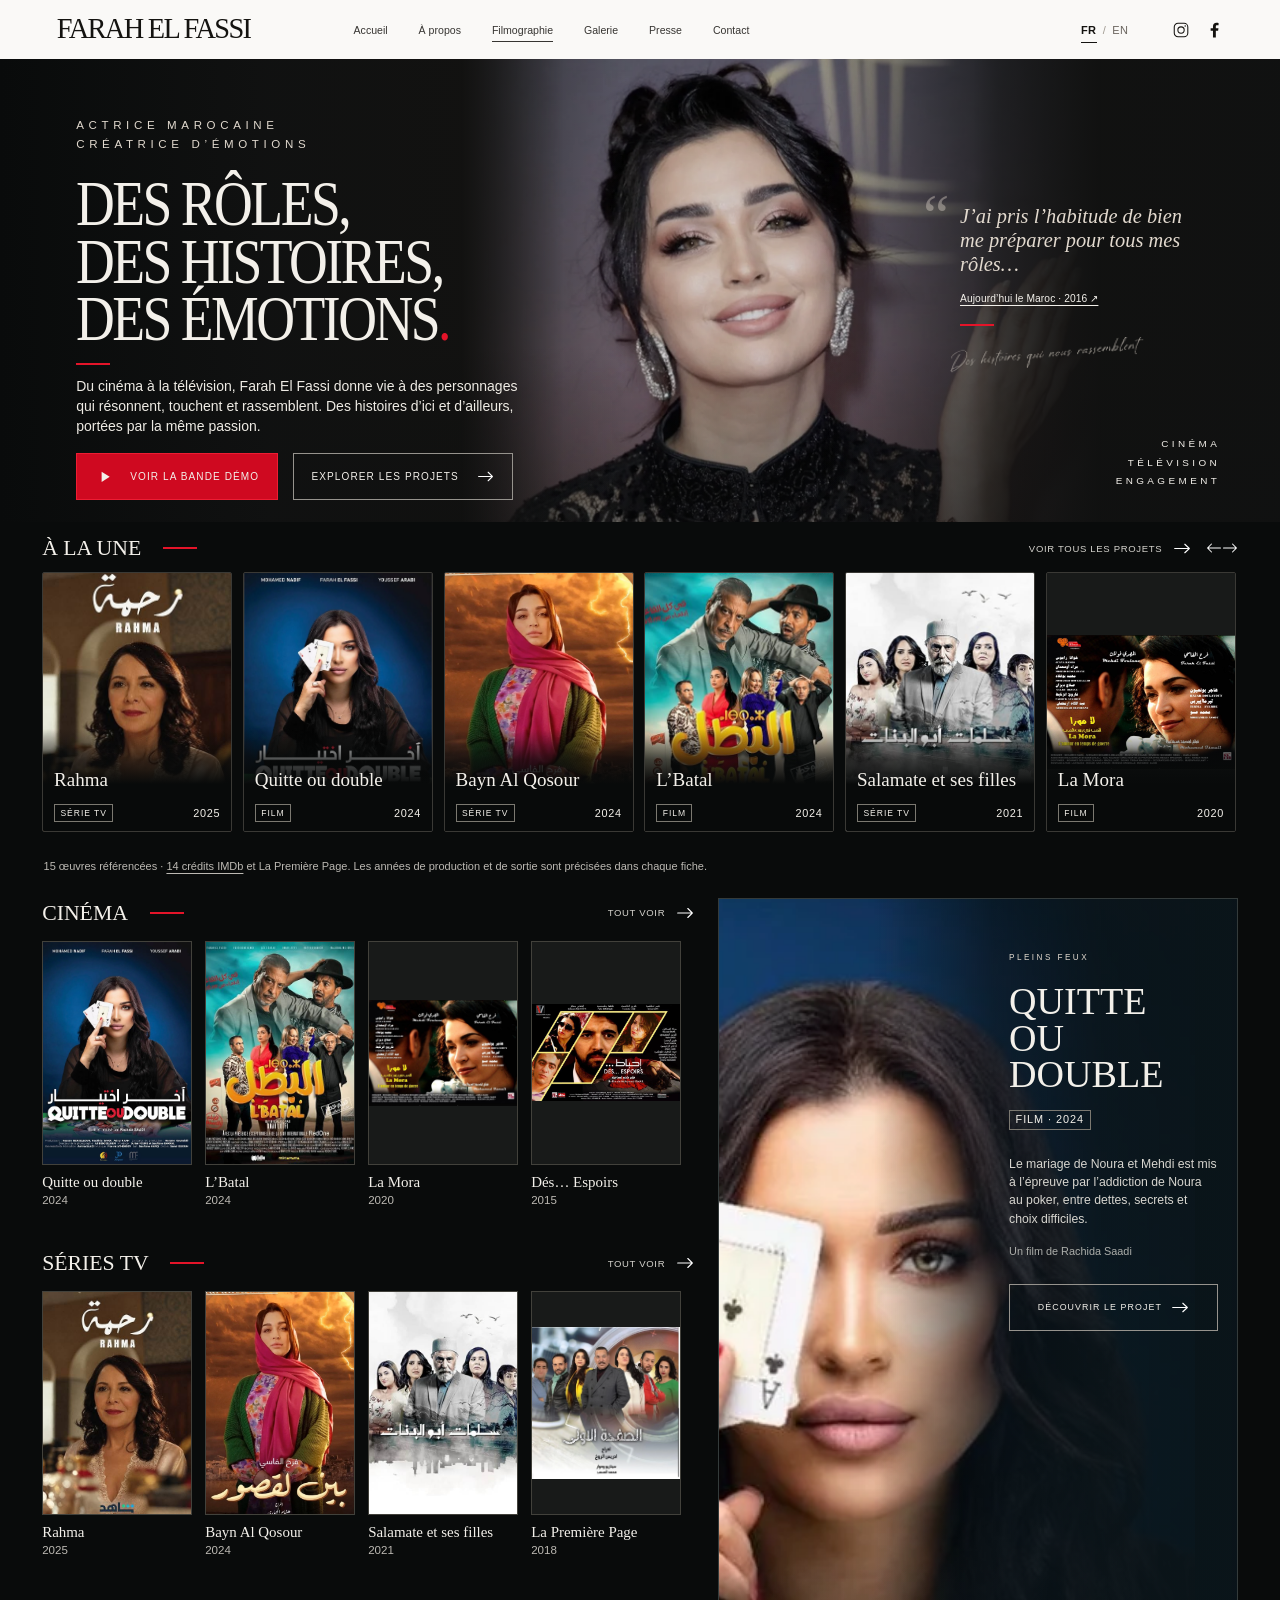
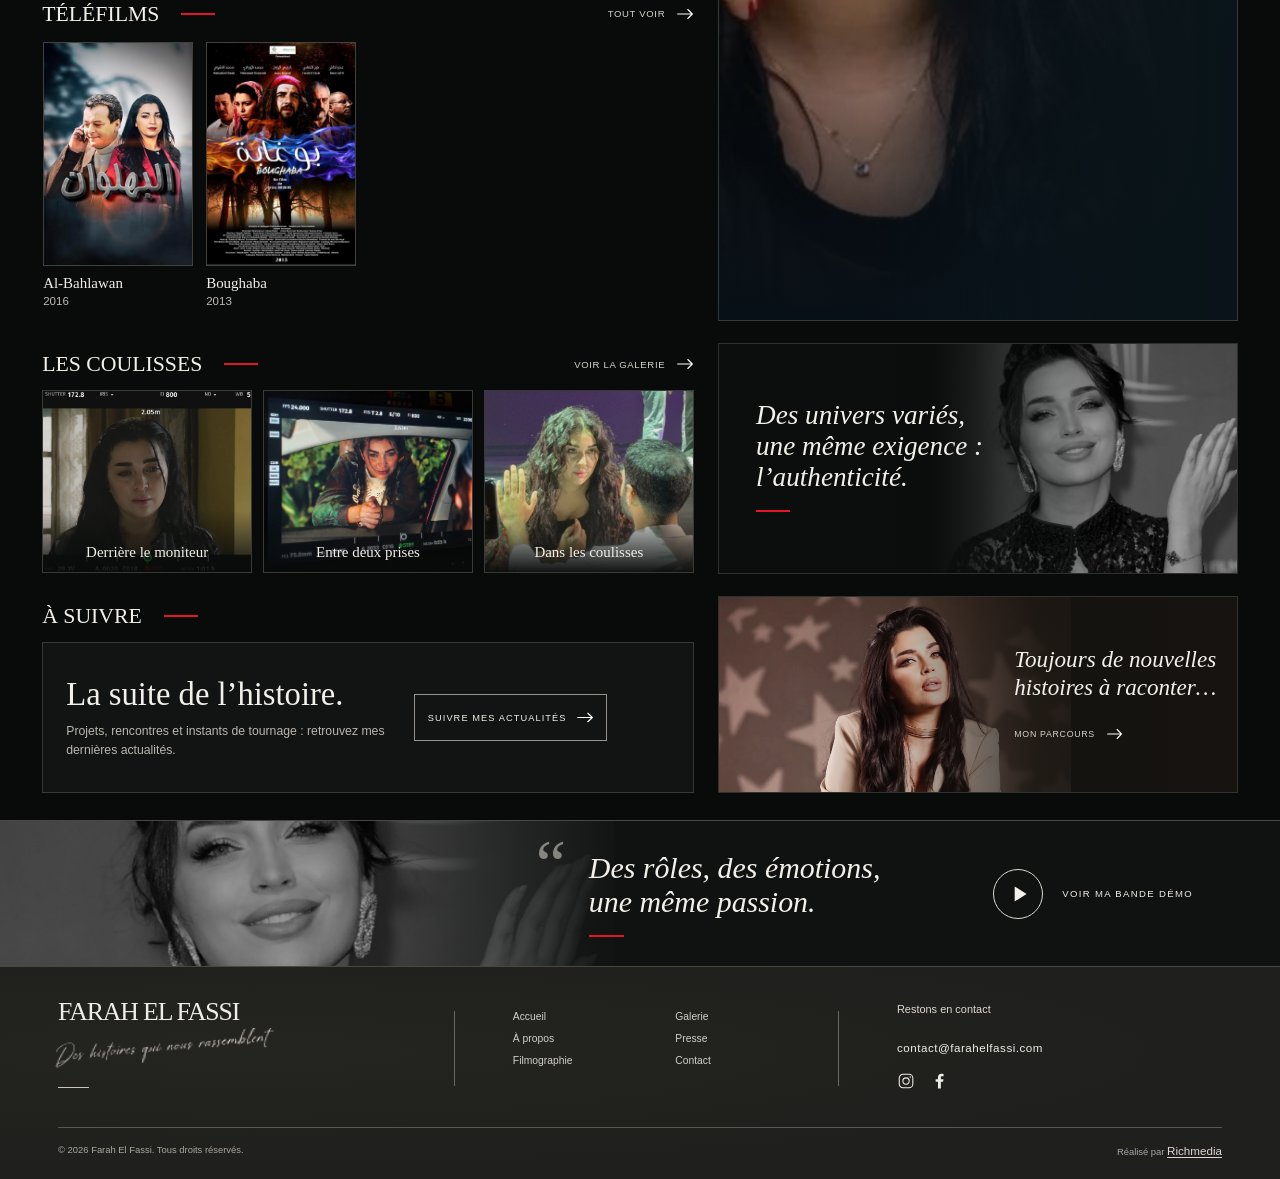
<file: filmographie.html>
<!doctype html>
<html lang="fr">
<head>
  <meta charset="utf-8">
  <script src="language.js?v=seo-en-1"></script>
  <meta name="viewport" content="width=device-width, initial-scale=1">
  <meta name="color-scheme" content="dark">
  <meta name="theme-color" content="#090b0b">
  <meta name="description" content="La filmographie de Farah El Fassi : films, séries, personnages et coulisses.">
  <title>Filmographie — Farah El Fassi</title>
  <link rel="canonical" href="https://ff-website-henna.vercel.app/filmographie.html">
  <link rel="alternate" hreflang="fr" href="https://ff-website-henna.vercel.app/filmographie.html">
  <link rel="alternate" hreflang="en" href="https://ff-website-henna.vercel.app/en/filmographie.html">
  <link rel="alternate" hreflang="x-default" href="https://ff-website-henna.vercel.app/filmographie.html">
  <meta property="og:type" content="website">
  <meta property="og:locale" content="fr_FR">
  <meta property="og:locale:alternate" content="en_GB">
  <meta property="og:site_name" content="Farah El Fassi">
  <meta property="og:title" content="Filmographie — Farah El Fassi">
  <meta property="og:description" content="La filmographie de Farah El Fassi : films, séries, personnages et coulisses.">
  <meta property="og:url" content="https://ff-website-henna.vercel.app/filmographie.html">
  <meta property="og:image" content="https://ff-website-henna.vercel.app/assets/social/farah-el-fassi-share-v1.jpg">
  <meta property="og:image:secure_url" content="https://ff-website-henna.vercel.app/assets/social/farah-el-fassi-share-v1.jpg">
  <meta property="og:image:type" content="image/jpeg">
  <meta property="og:image:width" content="1053">
  <meta property="og:image:height" content="1053">
  <meta property="og:image:alt" content="Portrait de Farah El Fassi en lumière naturelle">
  <meta name="twitter:card" content="summary">
  <meta name="twitter:title" content="Filmographie — Farah El Fassi">
  <meta name="twitter:description" content="La filmographie de Farah El Fassi : films, séries, personnages et coulisses.">
  <meta name="twitter:image" content="https://ff-website-henna.vercel.app/assets/social/farah-el-fassi-share-v1.jpg">
  <meta name="twitter:image:alt" content="Portrait de Farah El Fassi en lumière naturelle">

  <link rel="icon" href="favicon.ico?v=ff-1" sizes="16x16 32x32 48x48" type="image/x-icon">
  <link rel="icon" href="assets/favicon-32.png?v=ff-1" sizes="32x32" type="image/png">
  <link rel="icon" href="assets/favicon.svg?v=ff-1" sizes="any" type="image/svg+xml">
  <link rel="apple-touch-icon" href="assets/apple-touch-icon.png?v=ff-1" sizes="180x180">
  <link rel="preload" as="image" href="assets/gallery/img_1413.webp">
  <link rel="stylesheet" href="styles.css?v=showreel-2">
  <link rel="stylesheet" href="filmographie.css?v=qa-mobile-3">
  <script src="script.js?v=showreel-2" defer></script>
  <script src="filmographie.js?v=verified-content-2" defer></script>
</head>
<body class="cinema-page" data-page="filmography">
  <a class="skip-link" href="#contenu">Aller au contenu</a>
  <svg class="svg-library" xmlns="http://www.w3.org/2000/svg" aria-hidden="true">
    <symbol id="i-arrow" viewBox="0 0 24 24"><path d="M4 12h15M14 7l5 5-5 5"/></symbol>
    <symbol id="i-left" viewBox="0 0 24 24"><path d="M20 12H5m5-5-5 5 5 5"/></symbol>
    <symbol id="i-play" viewBox="0 0 24 24"><path d="m9 5 11 7-11 7Z" fill="currentColor" stroke="none"/></symbol>
    <symbol id="i-close" viewBox="0 0 24 24"><path d="m6 6 12 12M6 18 18 6"/></symbol>
    <symbol id="i-menu" viewBox="0 0 24 24"><path d="M3 7h18M3 12h18M3 17h18"/></symbol>
    <symbol id="i-star" viewBox="0 0 24 24"><path d="m12 2.5 2.9 5.9 6.6 1-4.8 4.6 1.1 6.5-5.8-3.1-5.8 3.1 1.1-6.5-4.8-4.6 6.6-1Z"/></symbol>
    <symbol id="i-clap" viewBox="0 0 24 24"><path d="M3 10h18v11H3Zm0 0L2 5l18-3 1 5-18 3Zm4.5-6L6 9m8-6-1.5 5M6 14h12M6 17h5"/></symbol>
    <symbol id="i-heart" viewBox="0 0 24 24"><path d="M20.8 4.8a5.5 5.5 0 0 0-7.8 0L12 5.9l-1.1-1.1a5.5 5.5 0 0 0-7.8 7.8L12 22l8.8-9.4a5.5 5.5 0 0 0 0-7.8Z"/></symbol>
    <symbol id="i-globe" viewBox="0 0 24 24"><circle cx="12" cy="12" r="10"/><ellipse cx="12" cy="12" rx="4.5" ry="10"/><path d="M2 12h20M4.5 6.5h15m-15 11h15"/></symbol>
    <symbol id="i-instagram" viewBox="0 0 24 24"><rect x="3" y="3" width="18" height="18" rx="5"/><circle cx="12" cy="12" r="4.2"/><circle cx="17.5" cy="6.7" r="1" fill="currentColor" stroke="none"/></symbol>
    <symbol id="i-youtube" viewBox="0 0 24 24"><path d="M22 7.5a3 3 0 0 0-2.1-2.1C18.2 5 12 5 12 5s-6.2 0-7.9.4A3 3 0 0 0 2 7.5a27 27 0 0 0 0 9 3 3 0 0 0 2.1 2.1C5.8 19 12 19 12 19s6.2 0 7.9-.4a3 3 0 0 0 2.1-2.1 27 27 0 0 0 0-9Z" fill="currentColor" stroke="none"/><path d="m10 9 5 3-5 3Z" fill="var(--icon-cutout,#faf9f7)" stroke="none"/></symbol>
    <symbol id="i-facebook" viewBox="0 0 24 24"><path d="M14.4 22v-9h3l.5-3.5h-3.5V7.3c0-1 .3-1.7 1.7-1.7H18V2.5c-.3 0-1.5-.2-2.8-.2-2.8 0-4.6 1.7-4.6 4.7v2.5H7.5V13h3.1v9Z" fill="currentColor" stroke="none"/></symbol>
    <symbol id="i-tiktok" viewBox="0 0 24 24"><path d="M15.6 2c.3 2.6 1.7 4.1 4.4 4.3v3.2a9 9 0 0 1-4.4-1.3v7.4a6.4 6.4 0 1 1-5.5-6.3v3.3a3.2 3.2 0 1 0 2.2 3V2Z" fill="currentColor" stroke="none"/></symbol>
    <symbol id="i-plus" viewBox="0 0 24 24"><path d="M12 4v16M4 12h16"/></symbol>
  </svg>

  <div class="site-shell">
    <header class="site-header">
      <a class="brand" href="index.html#accueil" aria-label="Farah El Fassi, accueil">FARAH EL FASSI</a>
      <nav class="main-nav" id="navigation" aria-label="Navigation principale">
        <a href="index.html#accueil" data-i18n="navHome">Accueil</a>
        <a href="a-propos.html" data-i18n="navAbout">À propos</a>
        <a class="is-active" aria-current="page" href="filmographie.html" data-i18n="navFilms">Filmographie</a>
        <a href="galerie.html" data-i18n="navGallery">Galerie</a>
        <a href="presse.html" data-i18n="navPress">Presse</a>
        <a href="contact.html" data-i18n="navContact">Contact</a>
      </nav>
      <div class="header-tools">
        <nav class="language-switch" aria-label="Choisir la langue">
          <a href="filmographie.html?lang=fr" data-language="fr" lang="fr" hreflang="fr" aria-label="Français" aria-current="true">FR</a>
          <span aria-hidden="true">/</span>
          <a href="en/filmographie.html?lang=en" data-language="en" lang="en" hreflang="en" aria-label="English">EN</a>
        </nav>
        <div class="socials header-socials">
          <a href="https://www.instagram.com/farahelfassi1/" target="_blank" rel="noopener noreferrer" aria-label="Instagram — nouvel onglet"><svg class="icon"><use href="#i-instagram"/></svg></a>

          <a href="https://www.facebook.com/Farah.Elfassi.Officiel/" target="_blank" rel="noopener noreferrer" aria-label="Facebook"><svg class="icon"><use href="#i-facebook"/></svg></a>

        </div>
        <button class="menu-toggle" type="button" aria-controls="navigation" aria-expanded="false" aria-label="Ouvrir le menu"><svg class="icon"><use href="#i-menu"/></svg></button>
      </div>
    </header>


    <main id="contenu">
      <section class="screen-hero" aria-labelledby="screen-title">
        <img class="screen-hero-photo" src="assets/gallery/img_1413.webp" alt="Farah El Fassi en caftan noir au Festival de Marrakech" width="828" height="1206" fetchpriority="high">
        <div class="screen-hero-copy">
          <p class="screen-eyebrow" data-i18n="heroEyebrow">ACTRICE MAROCAINE<br>CRÉATRICE D’ÉMOTIONS</p>
          <h1 id="screen-title" data-i18n="screenTitle">DES RÔLES,<br>DES HISTOIRES,<br>DES ÉMOTIONS<span>.</span></h1>
          <span class="screen-rule" aria-hidden="true"></span>
          <p class="screen-intro" data-i18n="screenIntro">Du cinéma à la télévision, Farah El Fassi donne vie à des personnages qui résonnent, touchent et rassemblent. Des histoires d’ici et d’ailleurs, portées par la même passion.</p>
          <div class="screen-actions"><button class="screen-button primary" type="button" data-dialog="video"><svg class="icon"><use href="#i-play"/></svg><span data-i18n="screenWatch">VOIR LA BANDE DÉMO</span></button><a class="screen-button" href="#projets"><span data-i18n="screenExplore">EXPLORER LES PROJETS</span><img src="assets/icons/arrow-right.svg" width="16" height="16" alt=""></a></div>
        </div>
        <aside class="screen-hero-aside"><blockquote data-i18n="heroQuote">J’ai pris l’habitude de bien me préparer pour tous mes rôles…</blockquote><cite class="quote-source"><a href="https://aujourdhui.ma/culture/cinema/farah-el-fassi-jai-un-penchant-pour-les-roles-de-grandes-dames-de-notre-histoire" target="_blank" rel="noopener noreferrer">Aujourd’hui le Maroc · 2016 ↗</a></cite><span class="screen-rule" aria-hidden="true"></span><img src="assets/signature-claire.png" alt="Des histoires qui nous rassemblent" width="224" height="78"></aside>
        <p class="screen-disciplines" data-i18n="disciplines">CINÉMA<br>TÉLÉVISION<br>ENGAGEMENT</p>
      </section>

      <section class="screen-featured" id="projets" aria-labelledby="featured-title">
        <div class="screen-row-heading"><h2 id="featured-title" data-i18n="screenFeatured">À LA UNE</h2><div class="screen-row-tools"><button class="screen-more" type="button" data-catalogue="all"><span data-i18n="screenAll">VOIR TOUS LES PROJETS</span><img src="assets/icons/arrow-right.svg" width="16" height="16" alt=""></button><div class="screen-strip-controls"><button type="button" data-screen-direction="-1" aria-label="Projets précédents"><img src="assets/icons/arrow-left.svg" width="16" height="16" alt=""></button><button type="button" data-screen-direction="1" aria-label="Projets suivants"><img src="assets/icons/arrow-right.svg" width="16" height="16" alt=""></button></div></div></div>
        <div class="screen-strip" tabindex="0" role="group" aria-label="Films et séries de Farah El Fassi"><button class="screen-card featured-card" type="button" data-film="rahma" aria-label="Découvrir Rahma"><span class="screen-art rahma"><img class="poster-original" src="assets/films/rahma.jpg" alt="Affiche de Rahma" loading="lazy"></span><span class="screen-card-info"><strong>Rahma</strong><span class="card-meta"><span class="type-chip">SÉRIE TV</span><time>2025</time></span></span></button><button class="screen-card featured-card" type="button" data-film="quitte" aria-label="Découvrir Quitte ou double"><span class="screen-art quitte"><img class="poster-original" src="assets/films/quitte.webp" alt="Affiche de Quitte ou double" loading="lazy"></span><span class="screen-card-info"><strong>Quitte ou double</strong><span class="card-meta"><span class="type-chip">FILM</span><time>2024</time></span></span></button><button class="screen-card featured-card" type="button" data-film="bayn" aria-label="Découvrir Bayn Al Qosour"><span class="screen-art bayn"><img class="poster-original" src="assets/films/bayn.webp" alt="Affiche de Bayn Al Qosour" loading="lazy"></span><span class="screen-card-info"><strong>Bayn Al Qosour</strong><span class="card-meta"><span class="type-chip">SÉRIE TV</span><time>2024</time></span></span></button><button class="screen-card featured-card" type="button" data-film="batal" aria-label="Découvrir L’Batal"><span class="screen-art batal"><img class="poster-original" src="assets/films/batal.jpg" alt="Affiche de L’Batal" loading="lazy"></span><span class="screen-card-info"><strong>L’Batal</strong><span class="card-meta"><span class="type-chip">FILM</span><time>2024</time></span></span></button><button class="screen-card featured-card" type="button" data-film="salamate" aria-label="Découvrir Salamate et ses filles"><span class="screen-art salamate"><img class="poster-original" src="assets/films/salamate.jpg" alt="Affiche de Salamate et ses filles" loading="lazy"></span><span class="screen-card-info"><strong>Salamate et ses filles</strong><span class="card-meta"><span class="type-chip">SÉRIE TV</span><time>2021</time></span></span></button><button class="screen-card featured-card" type="button" data-film="mora" aria-label="Découvrir La Mora"><span class="screen-art mora"><img class="poster-original" src="assets/films/mora-upload.jpg" alt="Affiche de La Mora" loading="lazy"></span><span class="screen-card-info"><strong>La Mora</strong><span class="card-meta"><span class="type-chip">FILM</span><time>2020</time></span></span></button><button class="screen-card featured-card" type="button" data-film="page" aria-label="Découvrir La Première Page"><span class="screen-art page"><img class="poster-original" src="assets/films/page.webp" alt="Affiche de La Première Page" loading="lazy"></span><span class="screen-card-info"><strong>La Première Page</strong><span class="card-meta"><span class="type-chip">SÉRIE TV</span><time>2018</time></span></span></button><button class="screen-card featured-card" type="button" data-film="bahlawan" aria-label="Découvrir Al-Bahlawan"><span class="screen-art bahlawan"><img class="poster-original" src="assets/films/bahlawan.jpg" alt="Affiche de Al-Bahlawan" loading="lazy"></span><span class="screen-card-info"><strong>Al-Bahlawan</strong><span class="card-meta"><span class="type-chip">TÉLÉFILM</span><time>2016</time></span></span></button><button class="screen-card featured-card" type="button" data-film="espoirs" aria-label="Découvrir Dés… Espoirs"><span class="screen-art espoirs"><img class="poster-original" src="assets/films/espoirs.webp" alt="Affiche de Dés… Espoirs" loading="lazy"></span><span class="screen-card-info"><strong>Dés… Espoirs</strong><span class="card-meta"><span class="type-chip">FILM</span><time>2015</time></span></span></button><button class="screen-card featured-card" type="button" data-film="bonheurs" aria-label="Découvrir Petits bonheurs"><span class="screen-art bonheurs"><img class="poster-original" src="assets/films/bonheurs.webp" alt="Affiche de Petits bonheurs" loading="lazy"></span><span class="screen-card-info"><strong>Petits bonheurs</strong><span class="card-meta"><span class="type-chip">FILM</span><time>2015</time></span></span></button><button class="screen-card featured-card" type="button" data-film="hibal" aria-label="Découvrir Hibal Rih"><span class="screen-art hibal"><img class="poster-original" src="assets/films/hibal.jpg" alt="Affiche de Hibal Rih" loading="lazy"></span><span class="screen-card-info"><strong>Hibal Rih</strong><span class="card-meta"><span class="type-chip">SÉRIE TV</span><time>2015</time></span></span></button><button class="screen-card featured-card" type="button" data-film="coeur" aria-label="Découvrir Cœur noyé"><span class="screen-art coeur"><img class="poster-original" src="assets/films/coeur.webp" alt="Affiche de Cœur noyé" loading="lazy"></span><span class="screen-card-info"><strong>Cœur noyé</strong><span class="card-meta"><span class="type-chip">FILM</span><time>2014</time></span></span></button><button class="screen-card featured-card" type="button" data-film="boughaba" aria-label="Découvrir Boughaba"><span class="screen-art boughaba"><img class="poster-original" src="assets/films/boughaba-upload.jpg" alt="Affiche de Boughaba" loading="lazy"></span><span class="screen-card-info"><strong>Boughaba</strong><span class="card-meta"><span class="type-chip">TÉLÉFILM</span><time>2013</time></span></span></button><button class="screen-card featured-card" type="button" data-film="enfant" aria-label="Découvrir L’Enfant cheikh"><span class="screen-art enfant"><img class="poster-original" src="assets/films/enfant.jpg" alt="Affiche de L’Enfant cheikh" loading="lazy"></span><span class="screen-card-info"><strong>L’Enfant cheikh</strong><span class="card-meta"><span class="type-chip">FILM</span><time>2012</time></span></span></button><button class="screen-card featured-card" type="button" data-film="camarades" aria-label="Découvrir Le Temps des camarades"><span class="screen-art camarades"><img class="poster-original" src="assets/films/camarades.jpg" alt="Affiche de Le Temps des camarades" loading="lazy"></span><span class="screen-card-info"><strong>Le Temps des camarades</strong><span class="card-meta"><span class="type-chip">FILM</span><time>2009</time></span></span></button></div>
      </section>

      <p class="screen-source-note">15 œuvres référencées · <a href="https://www.imdb.com/fr/name/nm3745346/" target="_blank" rel="noopener noreferrer">14 crédits IMDb</a> et La Première Page. Les années de production et de sortie sont précisées dans chaque fiche.</p>
<div class="screen-catalogue">
        <div class="screen-shelves">
          <section id="cinema" aria-label="CINÉMA"><div class="screen-row-heading"><h2>CINÉMA</h2><button type="button" class="screen-more" data-catalogue="cinema">TOUT VOIR<img src="assets/icons/arrow-right.svg" width="16" height="16" alt=""></button></div><div class="screen-shelf-track" tabindex="0" role="group" aria-label="CINÉMA — défilement horizontal"><button class="screen-card catalogue-card" type="button" data-film="quitte" aria-label="Découvrir Quitte ou double"><span class="screen-art quitte"><img class="poster-original" src="assets/films/quitte.webp" alt="Affiche de Quitte ou double" loading="lazy"></span><strong>Quitte ou double</strong><time>2024</time></button><button class="screen-card catalogue-card" type="button" data-film="batal" aria-label="Découvrir L’Batal"><span class="screen-art batal"><img class="poster-original" src="assets/films/batal.jpg" alt="Affiche de L’Batal" loading="lazy"></span><strong>L’Batal</strong><time>2024</time></button><button class="screen-card catalogue-card" type="button" data-film="mora" aria-label="Découvrir La Mora"><span class="screen-art mora"><img class="poster-original" src="assets/films/mora-upload.jpg" alt="Affiche de La Mora" loading="lazy"></span><strong>La Mora</strong><time>2020</time></button><button class="screen-card catalogue-card" type="button" data-film="espoirs" aria-label="Découvrir Dés… Espoirs"><span class="screen-art espoirs"><img class="poster-original" src="assets/films/espoirs.webp" alt="Affiche de Dés… Espoirs" loading="lazy"></span><strong>Dés… Espoirs</strong><time>2015</time></button><button class="screen-card catalogue-card" type="button" data-film="bonheurs" aria-label="Découvrir Petits bonheurs"><span class="screen-art bonheurs"><img class="poster-original" src="assets/films/bonheurs.webp" alt="Affiche de Petits bonheurs" loading="lazy"></span><strong>Petits bonheurs</strong><time>2015</time></button><button class="screen-card catalogue-card" type="button" data-film="coeur" aria-label="Découvrir Cœur noyé"><span class="screen-art coeur"><img class="poster-original" src="assets/films/coeur.webp" alt="Affiche de Cœur noyé" loading="lazy"></span><strong>Cœur noyé</strong><time>2014</time></button><button class="screen-card catalogue-card" type="button" data-film="enfant" aria-label="Découvrir L’Enfant cheikh"><span class="screen-art enfant"><img class="poster-original" src="assets/films/enfant.jpg" alt="Affiche de L’Enfant cheikh" loading="lazy"></span><strong>L’Enfant cheikh</strong><time>2012</time></button><button class="screen-card catalogue-card" type="button" data-film="camarades" aria-label="Découvrir Le Temps des camarades"><span class="screen-art camarades"><img class="poster-original" src="assets/films/camarades.jpg" alt="Affiche de Le Temps des camarades" loading="lazy"></span><strong>Le Temps des camarades</strong><time>2009</time></button></div></section>
          <section id="series" aria-label="SÉRIES TV"><div class="screen-row-heading"><h2>SÉRIES TV</h2><button type="button" class="screen-more" data-catalogue="series">TOUT VOIR<img src="assets/icons/arrow-right.svg" width="16" height="16" alt=""></button></div><div class="screen-shelf-track" tabindex="0" role="group" aria-label="SÉRIES TV — défilement horizontal"><button class="screen-card catalogue-card" type="button" data-film="rahma" aria-label="Découvrir Rahma"><span class="screen-art rahma"><img class="poster-original" src="assets/films/rahma.jpg" alt="Affiche de Rahma" loading="lazy"></span><strong>Rahma</strong><time>2025</time></button><button class="screen-card catalogue-card" type="button" data-film="bayn" aria-label="Découvrir Bayn Al Qosour"><span class="screen-art bayn"><img class="poster-original" src="assets/films/bayn.webp" alt="Affiche de Bayn Al Qosour" loading="lazy"></span><strong>Bayn Al Qosour</strong><time>2024</time></button><button class="screen-card catalogue-card" type="button" data-film="salamate" aria-label="Découvrir Salamate et ses filles"><span class="screen-art salamate"><img class="poster-original" src="assets/films/salamate.jpg" alt="Affiche de Salamate et ses filles" loading="lazy"></span><strong>Salamate et ses filles</strong><time>2021</time></button><button class="screen-card catalogue-card" type="button" data-film="page" aria-label="Découvrir La Première Page"><span class="screen-art page"><img class="poster-original" src="assets/films/page.webp" alt="Affiche de La Première Page" loading="lazy"></span><strong>La Première Page</strong><time>2018</time></button><button class="screen-card catalogue-card" type="button" data-film="hibal" aria-label="Découvrir Hibal Rih"><span class="screen-art hibal"><img class="poster-original" src="assets/films/hibal.jpg" alt="Affiche de Hibal Rih" loading="lazy"></span><strong>Hibal Rih</strong><time>2015</time></button></div></section><section id="telefilms" aria-label="TÉLÉFILMS"><div class="screen-row-heading"><h2>TÉLÉFILMS</h2><button type="button" class="screen-more" data-catalogue="telefilms">TOUT VOIR<img src="assets/icons/arrow-right.svg" width="16" height="16" alt=""></button></div><div class="screen-shelf-track" tabindex="0" role="group" aria-label="TÉLÉFILMS — défilement horizontal"><button class="screen-card catalogue-card" type="button" data-film="bahlawan" aria-label="Découvrir Al-Bahlawan"><span class="screen-art bahlawan"><img class="poster-original" src="assets/films/bahlawan.jpg" alt="Affiche de Al-Bahlawan" loading="lazy"></span><strong>Al-Bahlawan</strong><time>2016</time></button><button class="screen-card catalogue-card" type="button" data-film="boughaba" aria-label="Découvrir Boughaba"><span class="screen-art boughaba"><img class="poster-original" src="assets/films/boughaba-upload.jpg" alt="Affiche de Boughaba" loading="lazy"></span><strong>Boughaba</strong><time>2013</time></button></div></section>
          <section id="galerie" class="screen-backstage" aria-labelledby="backstage-title"><div class="screen-row-heading"><h2 id="backstage-title" data-i18n="screenBackstage">LES COULISSES</h2><a class="screen-more" href="galerie.html"><span data-i18n="screenGallery">VOIR LA GALERIE</span><img src="assets/icons/arrow-right.svg" width="16" height="16" alt=""></a></div><div class="gallery-track backstage-track"><button class="gallery-item backstage-card" type="button" data-image="assets/gallery/img_2335.webp" data-caption="Derrière le moniteur" aria-label="Agrandir : Derrière le moniteur"><img src="assets/gallery/img_2335.webp" alt="Derrière le moniteur" loading="lazy"><span>Derrière le moniteur</span></button><button class="gallery-item backstage-card" type="button" data-image="assets/gallery/img_2342.webp" data-caption="Entre deux prises" aria-label="Agrandir : Entre deux prises"><img src="assets/gallery/img_2342.webp" alt="Entre deux prises" loading="lazy"><span>Entre deux prises</span></button><button class="gallery-item backstage-card" type="button" data-image="assets/gallery/img_3344.webp" data-caption="Dans les coulisses" aria-label="Agrandir : Dans les coulisses"><img src="assets/gallery/img_3344.webp" alt="Dans les coulisses" loading="lazy"><span>Dans les coulisses</span></button></div></section>
          <section class="screen-next" aria-labelledby="next-title"><div class="screen-row-heading"><h2><span id="next-title" data-i18n="screenNext">À SUIVRE</span></h2></div><div class="screen-next-content"><div><h3 data-i18n="screenNewStories">La suite de l’histoire.</h3><p data-i18n="screenNextText">Projets, rencontres et instants de tournage : retrouvez mes dernières actualités.</p></div><a class="screen-button" href="https://www.instagram.com/farahelfassi1/" target="_blank" rel="noopener noreferrer"><span data-i18n="screenNews">SUIVRE MES ACTUALITÉS</span><img src="assets/icons/arrow-right.svg" width="16" height="16" alt=""></a></div></section>
        </div>
        <aside class="screen-editorial" aria-label="Regards sur le cinéma">
          <article class="screen-spotlight">
            <img class="spotlight-photo" src="assets/films/quitte.webp" alt="Farah El Fassi sur l’affiche de Quitte ou double" loading="lazy">
            <div class="spotlight-copy"><p class="screen-eyebrow" data-i18n="screenSpotlight">PLEINS FEUX</p><h2>QUITTE<br>OU DOUBLE</h2><span class="type-chip">FILM · 2024</span><p class="spotlight-summary" data-i18n="screenSpotlightText">Le mariage de Noura et Mehdi est mis à l’épreuve par l’addiction de Noura au poker, entre dettes, secrets et choix difficiles.</p><p class="spotlight-credit">Un film de Rachida Saadi</p><button class="screen-button" type="button" data-film="quitte"><span data-i18n="screenDiscover">DÉCOUVRIR LE PROJET</span><img src="assets/icons/arrow-right.svg" width="16" height="16" alt=""></button></div>
          </article>
          <div class="screen-quote-panel"><img src="assets/gallery/img_1413.webp" alt="Farah El Fassi, portrait en noir et blanc" loading="lazy"><p class="editorial-line" data-i18n="screenAuthenticity">Des univers variés,<br>une même exigence :<br>l’authenticité.</p><span class="screen-rule" aria-hidden="true"></span></div>
          <a class="screen-portrait-link" href="a-propos.html"><img src="assets/gallery/img_0166.webp" alt="Farah El Fassi, portrait en costume beige" loading="lazy"><span><em data-i18n="screenAlways">Toujours de nouvelles<br>histoires à raconter…</em><span class="screen-more"><span data-i18n="screenJourney">MON PARCOURS</span><img src="assets/icons/arrow-right.svg" width="16" height="16" alt=""></span></span></a>
        </aside>
      </div>

      <section class="screen-reel" aria-label="Bande démo"><img src="assets/gallery/img_1413.webp" alt="Farah El Fassi" loading="lazy"><blockquote data-i18n="showreelQuote">Des rôles, des émotions,<br>une même passion.</blockquote><button class="screen-reel-button" type="button" data-dialog="video"><span class="screen-play"><svg class="icon"><use href="#i-play"/></svg></span><span data-i18n="watchReel">VOIR MA BANDE DÉMO</span></button></section>
    </main>
    <footer class="site-footer" id="site-footer">
      <div class="footer-main">
        <div class="footer-brand"><a class="brand" href="index.html#accueil">FARAH EL FASSI</a><img src="assets/signature-claire.png" alt="Des histoires qui nous rassemblent" width="224" height="78"><span class="footer-dash"></span></div>
        <nav class="footer-nav" aria-label="Navigation de pied de page"><div><a href="index.html#accueil" data-i18n="navHome">Accueil</a><a href="a-propos.html" data-i18n="navAbout">À propos</a><a aria-current="page" href="filmographie.html" data-i18n="navFilms">Filmographie</a></div><div><a href="galerie.html" data-i18n="navGallery">Galerie</a><a href="presse.html" data-i18n="navPress">Presse</a><a href="contact.html" data-i18n="navContact">Contact</a></div></nav>
        <div class="footer-contact"><p data-i18n="keepInTouch">Restons en contact</p><a class="contact-email" href="mailto:contact@farahelfassi.com">contact@farahelfassi.com</a><div class="socials"><a href="https://www.instagram.com/farahelfassi1/" target="_blank" rel="noopener noreferrer" aria-label="Instagram"><svg class="icon"><use href="#i-instagram"/></svg></a><a href="https://www.facebook.com/Farah.Elfassi.Officiel/" target="_blank" rel="noopener noreferrer" aria-label="Facebook"><svg class="icon"><use href="#i-facebook"/></svg></a></div></div>
      </div>
      <div class="footer-bottom"><small data-i18n="copyright">© 2026 Farah El Fassi. Tous droits réservés.</small><small><span data-i18n="madeBy">Réalisé par</span> <a href="https://www.richmedia.ma/" target="_blank" rel="noopener noreferrer">Richmedia</a></small></div>
    </footer>
  </div>

  <dialog class="content-dialog" id="content-dialog" aria-labelledby="dialog-title"><button class="dialog-close" type="button" aria-label="Fermer la fenêtre"><svg class="icon"><use href="#i-close"/></svg></button><div id="dialog-body"></div></dialog>
  <dialog class="lightbox" id="image-dialog" aria-labelledby="image-caption"><button class="dialog-close" type="button" aria-label="Fermer la photographie"><svg class="icon"><use href="#i-close"/></svg></button><button class="lightbox-arrow previous" type="button" data-lightbox-direction="-1" aria-label="Photographie précédente"><svg class="icon"><use href="#i-left"/></svg></button><figure><img id="lightbox-image" alt=""><figcaption id="image-caption"></figcaption></figure><button class="lightbox-arrow next" type="button" data-lightbox-direction="1" aria-label="Photographie suivante"><svg class="icon"><use href="#i-arrow"/></svg></button></dialog>
</body>
</html>
</file>
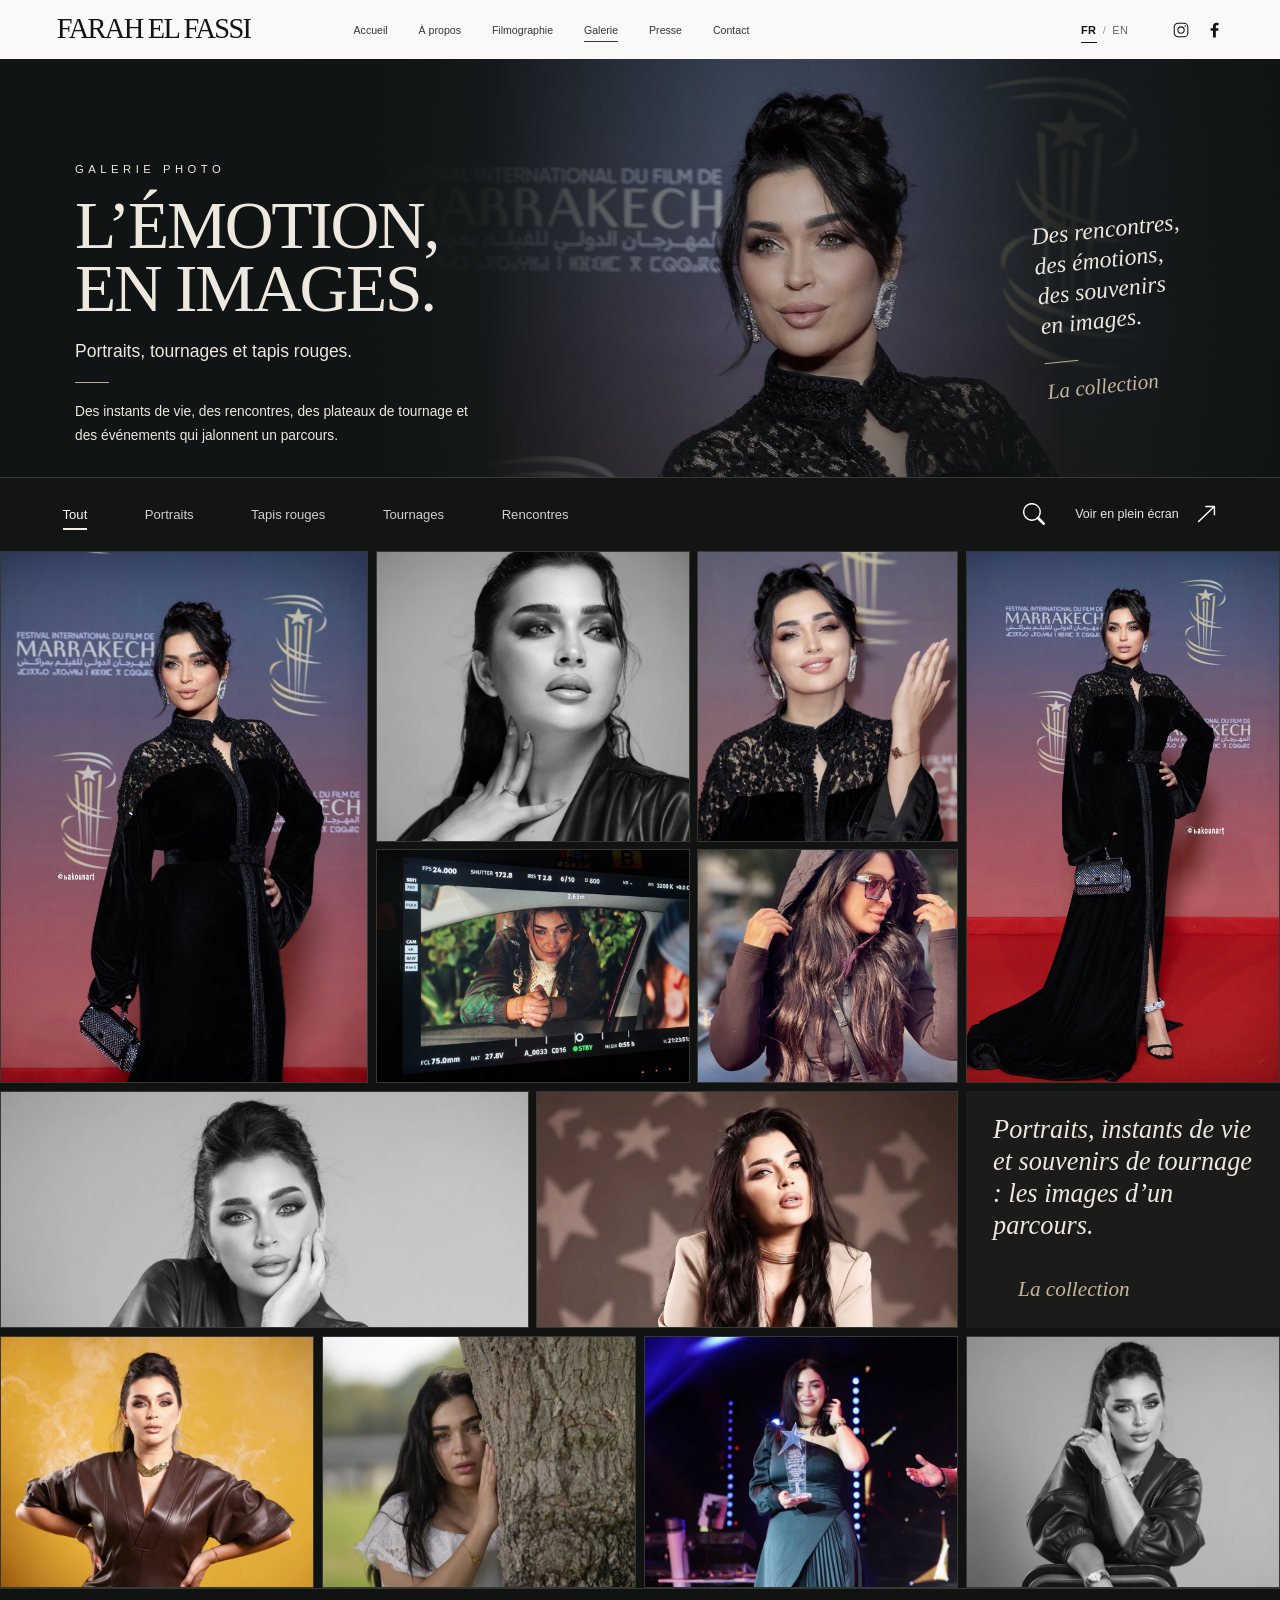
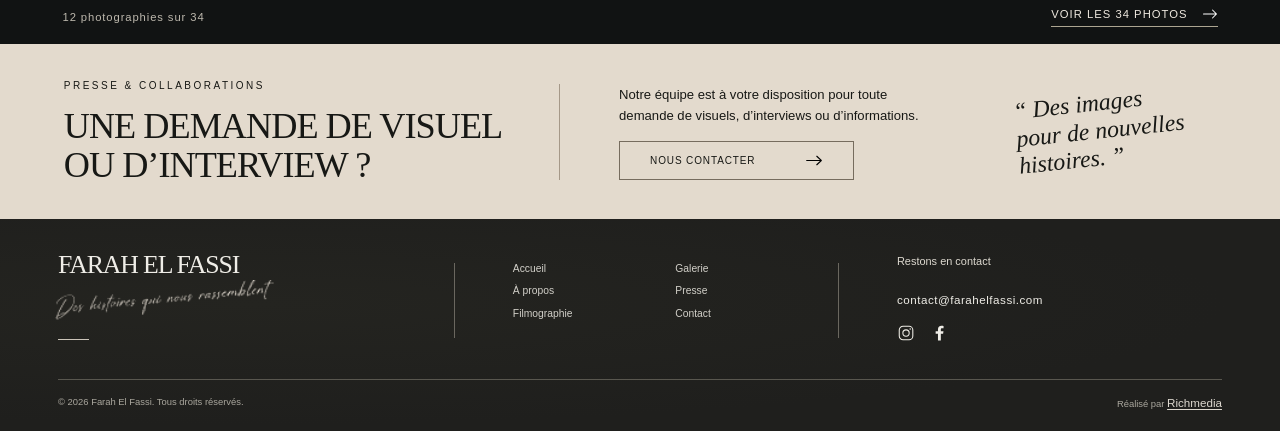
<file: galerie.html>
<!doctype html>
<html lang="fr">
<head>
  <meta charset="utf-8">
  <script src="language.js?v=seo-en-1"></script>
  <meta name="viewport" content="width=device-width, initial-scale=1">
  <meta name="color-scheme" content="dark">
  <meta name="theme-color" content="#090b0b">
  <meta name="description" content="Portraits, tapis rouges et coulisses : la galerie photo de Farah El Fassi.">
  <title>Galerie — Farah El Fassi</title>
  <link rel="canonical" href="https://ff-website-henna.vercel.app/galerie.html">
  <link rel="alternate" hreflang="fr" href="https://ff-website-henna.vercel.app/galerie.html">
  <link rel="alternate" hreflang="en" href="https://ff-website-henna.vercel.app/en/galerie.html">
  <link rel="alternate" hreflang="x-default" href="https://ff-website-henna.vercel.app/galerie.html">
  <meta property="og:type" content="website">
  <meta property="og:locale" content="fr_FR">
  <meta property="og:locale:alternate" content="en_GB">
  <meta property="og:site_name" content="Farah El Fassi">
  <meta property="og:title" content="Galerie — Farah El Fassi">
  <meta property="og:description" content="Portraits, tapis rouges et coulisses : la galerie photo de Farah El Fassi.">
  <meta property="og:url" content="https://ff-website-henna.vercel.app/galerie.html">
  <meta property="og:image" content="https://ff-website-henna.vercel.app/assets/social/farah-el-fassi-share-v1.jpg">
  <meta property="og:image:secure_url" content="https://ff-website-henna.vercel.app/assets/social/farah-el-fassi-share-v1.jpg">
  <meta property="og:image:type" content="image/jpeg">
  <meta property="og:image:width" content="1053">
  <meta property="og:image:height" content="1053">
  <meta property="og:image:alt" content="Portrait de Farah El Fassi en lumière naturelle">
  <meta name="twitter:card" content="summary">
  <meta name="twitter:title" content="Galerie — Farah El Fassi">
  <meta name="twitter:description" content="Portraits, tapis rouges et coulisses : la galerie photo de Farah El Fassi.">
  <meta name="twitter:image" content="https://ff-website-henna.vercel.app/assets/social/farah-el-fassi-share-v1.jpg">
  <meta name="twitter:image:alt" content="Portrait de Farah El Fassi en lumière naturelle">

  <link rel="icon" href="favicon.ico?v=ff-1" sizes="16x16 32x32 48x48" type="image/x-icon">
  <link rel="icon" href="assets/favicon-32.png?v=ff-1" sizes="32x32" type="image/png">
  <link rel="icon" href="assets/favicon.svg?v=ff-1" sizes="any" type="image/svg+xml">
  <link rel="apple-touch-icon" href="assets/apple-touch-icon.png?v=ff-1" sizes="180x180">
  <link rel="preload" as="image" href="assets/gallery/img_1187.webp">
  <link rel="stylesheet" href="styles.css?v=showreel-2">
  <link rel="stylesheet" href="galerie.css?v=verified-content-2">
  <script src="script.js?v=showreel-2" defer></script>
  <script src="galerie.js?v=verified-content-2" defer></script>
</head>
<body class="album-page" data-page="gallery">
  <a class="skip-link" href="#contenu">Aller au contenu</a>
  <svg class="svg-library" xmlns="http://www.w3.org/2000/svg" aria-hidden="true">
    <symbol id="i-arrow" viewBox="0 0 24 24"><path d="M4 12h15M14 7l5 5-5 5"/></symbol>
    <symbol id="i-left" viewBox="0 0 24 24"><path d="M20 12H5m5-5-5 5 5 5"/></symbol>
    <symbol id="i-play" viewBox="0 0 24 24"><path d="m9 5 11 7-11 7Z" fill="currentColor" stroke="none"/></symbol>
    <symbol id="i-close" viewBox="0 0 24 24"><path d="m6 6 12 12M6 18 18 6"/></symbol>
    <symbol id="i-menu" viewBox="0 0 24 24"><path d="M3 7h18M3 12h18M3 17h18"/></symbol>
    <symbol id="i-star" viewBox="0 0 24 24"><path d="m12 2.5 2.9 5.9 6.6 1-4.8 4.6 1.1 6.5-5.8-3.1-5.8 3.1 1.1-6.5-4.8-4.6 6.6-1Z"/></symbol>
    <symbol id="i-clap" viewBox="0 0 24 24"><path d="M3 10h18v11H3Zm0 0L2 5l18-3 1 5-18 3Zm4.5-6L6 9m8-6-1.5 5M6 14h12M6 17h5"/></symbol>
    <symbol id="i-heart" viewBox="0 0 24 24"><path d="M20.8 4.8a5.5 5.5 0 0 0-7.8 0L12 5.9l-1.1-1.1a5.5 5.5 0 0 0-7.8 7.8L12 22l8.8-9.4a5.5 5.5 0 0 0 0-7.8Z"/></symbol>
    <symbol id="i-globe" viewBox="0 0 24 24"><circle cx="12" cy="12" r="10"/><ellipse cx="12" cy="12" rx="4.5" ry="10"/><path d="M2 12h20M4.5 6.5h15m-15 11h15"/></symbol>
    <symbol id="i-instagram" viewBox="0 0 24 24"><rect x="3" y="3" width="18" height="18" rx="5"/><circle cx="12" cy="12" r="4.2"/><circle cx="17.5" cy="6.7" r="1" fill="currentColor" stroke="none"/></symbol>
    <symbol id="i-youtube" viewBox="0 0 24 24"><path d="M22 7.5a3 3 0 0 0-2.1-2.1C18.2 5 12 5 12 5s-6.2 0-7.9.4A3 3 0 0 0 2 7.5a27 27 0 0 0 0 9 3 3 0 0 0 2.1 2.1C5.8 19 12 19 12 19s6.2 0 7.9-.4a3 3 0 0 0 2.1-2.1 27 27 0 0 0 0-9Z" fill="currentColor" stroke="none"/><path d="m10 9 5 3-5 3Z" fill="var(--icon-cutout,#faf9f7)" stroke="none"/></symbol>
    <symbol id="i-facebook" viewBox="0 0 24 24"><path d="M14.4 22v-9h3l.5-3.5h-3.5V7.3c0-1 .3-1.7 1.7-1.7H18V2.5c-.3 0-1.5-.2-2.8-.2-2.8 0-4.6 1.7-4.6 4.7v2.5H7.5V13h3.1v9Z" fill="currentColor" stroke="none"/></symbol>
    <symbol id="i-tiktok" viewBox="0 0 24 24"><path d="M15.6 2c.3 2.6 1.7 4.1 4.4 4.3v3.2a9 9 0 0 1-4.4-1.3v7.4a6.4 6.4 0 1 1-5.5-6.3v3.3a3.2 3.2 0 1 0 2.2 3V2Z" fill="currentColor" stroke="none"/></symbol>
    <symbol id="i-plus" viewBox="0 0 24 24"><path d="M12 4v16M4 12h16"/></symbol>
  </svg>

  <div class="site-shell">
    <header class="site-header">
      <a class="brand" href="index.html#accueil" aria-label="Farah El Fassi, accueil">FARAH EL FASSI</a>
      <nav class="main-nav" id="navigation" aria-label="Navigation principale">
        <a href="index.html#accueil" data-i18n="navHome">Accueil</a>
        <a href="a-propos.html" data-i18n="navAbout">À propos</a>
        <a href="filmographie.html" data-i18n="navFilms">Filmographie</a>
        <a class="is-active" aria-current="page" href="galerie.html" data-i18n="navGallery">Galerie</a>
        <a href="presse.html" data-i18n="navPress">Presse</a>
        <a href="contact.html" data-i18n="navContact">Contact</a>
      </nav>
      <div class="header-tools">
        <nav class="language-switch" aria-label="Choisir la langue">
          <a href="galerie.html?lang=fr" data-language="fr" lang="fr" hreflang="fr" aria-label="Français" aria-current="true">FR</a>
          <span aria-hidden="true">/</span>
          <a href="en/galerie.html?lang=en" data-language="en" lang="en" hreflang="en" aria-label="English">EN</a>
        </nav>
        <div class="socials header-socials">
          <a href="https://www.instagram.com/farahelfassi1/" target="_blank" rel="noopener noreferrer" aria-label="Instagram — nouvel onglet"><svg class="icon"><use href="#i-instagram"/></svg></a>

          <a href="https://www.facebook.com/Farah.Elfassi.Officiel/" target="_blank" rel="noopener noreferrer" aria-label="Facebook"><svg class="icon"><use href="#i-facebook"/></svg></a>

        </div>
        <button class="menu-toggle" type="button" aria-controls="navigation" aria-expanded="false" aria-label="Ouvrir le menu"><svg class="icon"><use href="#i-menu"/></svg></button>
      </div>
    </header>


    <main id="contenu">
      <section class="album-hero" aria-labelledby="album-title">
        <img src="assets/gallery/img_1187.webp" alt="Farah El Fassi en caftan noir au Festival international du film de Marrakech" fetchpriority="high">
        <div class="album-hero-copy"><p class="album-eyebrow" data-i18n="albumLabel">GALERIE PHOTO</p><h1 id="album-title" data-i18n="albumTitle">L’ÉMOTION,<br>EN IMAGES.</h1><p class="album-subtitle" data-i18n="albumSubtitle">Portraits, tournages et tapis rouges.</p><span class="album-hairline"></span><p class="album-intro" data-i18n="albumIntro">Des instants de vie, des rencontres, des plateaux de tournage et des événements qui jalonnent un parcours.</p></div>
        <aside class="album-hero-quote"><p class="editorial-line" data-i18n="albumHeroQuote">Des rencontres,<br>des émotions,<br>des souvenirs<br>en images.</p><span class="album-hairline"></span><span class="album-byline">La collection</span></aside>
      </section>
      <section id="galerie" aria-label="Collection de photographies">
        <div class="album-toolbar">
          <div class="album-filters" role="group" aria-label="Filtrer les photographies">
            <button type="button" data-album-filter="all" aria-pressed="true" data-i18n="albumAll">Tout</button>
            <button type="button" data-album-filter="portraits" aria-pressed="false" data-i18n="albumPortraits">Portraits</button>
            <button type="button" data-album-filter="carpets" aria-pressed="false" data-i18n="albumCarpets">Tapis rouges</button>
            <button type="button" data-album-filter="sets" aria-pressed="false" data-i18n="albumSets">Tournages</button>
            <button type="button" data-album-filter="meetings" aria-pressed="false" data-i18n="albumMeetings">Rencontres</button>
          </div>
          <button class="album-search-toggle" type="button" aria-controls="album-search-panel" aria-expanded="false" aria-label="Rechercher une photographie"><img src="assets/icons/search.svg" width="16" height="16" alt=""></button>
          <button class="album-expand" type="button" data-gallery-expand aria-label="Voir les photographies en plein écran"><span data-i18n="albumFullscreen">Voir en plein écran</span><img src="assets/icons/arrow-up-right.svg" width="18" height="18" alt=""></button>
        </div>
        <div class="album-search-panel" id="album-search-panel" hidden><label for="album-query" data-i18n="albumSearchLabel">Rechercher dans les photographies</label><div class="album-search-field"><input id="album-query" type="search" placeholder="Un portrait, Marrakech, un tournage…" autocomplete="off" aria-controls="album-grid"><button id="album-clear" type="button" data-i18n="albumSearchClear">Effacer</button></div></div>
        <div class="album-grid gallery-track is-curated" id="album-grid" aria-label="Galerie photo"><button type="button" class="album-photo gallery-item tile-1" data-album-category="carpets" data-category="events" data-image="assets/gallery/img_1187.webp" data-caption="Un regard à Marrakech" data-search="Un regard à Marrakech img_1187 Tapis rouges Marrakech Festival" data-featured="true" aria-label="Agrandir : Un regard à Marrakech" style="--focus:50% 30%"><img src="assets/gallery/img_1187.webp" alt="Un regard à Marrakech" loading="eager"><span class="album-photo-caption"><span>Un regard à Marrakech</span><img src="assets/icons/arrow-up-right.svg" width="20" height="20" alt=""></span></button><button type="button" class="album-photo gallery-item tile-2 mono" data-album-category="portraits" data-category="portraits" data-image="assets/gallery/img_1605.webp" data-caption="L’art du portrait" data-search="L’art du portrait img_1605 Portraits Studio Nature Au naturel" data-featured="true" aria-label="Agrandir : L’art du portrait" style="--focus:50% 22%"><img src="assets/gallery/img_1605.webp" alt="L’art du portrait" loading="eager"><span class="album-photo-caption"><span>L’art du portrait</span><img src="assets/icons/arrow-up-right.svg" width="20" height="20" alt=""></span></button><button type="button" class="album-photo gallery-item tile-3" data-album-category="carpets" data-category="events" data-image="assets/gallery/img_1413.webp" data-caption="Le sourire d’une soirée" data-search="Le sourire d’une soirée img_1413 Tapis rouges Marrakech Festival" data-featured="true" aria-label="Agrandir : Le sourire d’une soirée" style="--focus:50% 14%"><img src="assets/gallery/img_1413.webp" alt="Le sourire d’une soirée" loading="eager"><span class="album-photo-caption"><span>Le sourire d’une soirée</span><img src="assets/icons/arrow-up-right.svg" width="20" height="20" alt=""></span></button><button type="button" class="album-photo gallery-item tile-4" data-album-category="carpets" data-category="events" data-image="assets/gallery/img_1179.webp" data-caption="Sur le tapis rouge de Marrakech" data-search="Sur le tapis rouge de Marrakech img_1179 Tapis rouges Marrakech Festival" data-featured="true" aria-label="Agrandir : Sur le tapis rouge de Marrakech" style="--focus:50% 35%"><img src="assets/gallery/img_1179.webp" alt="Sur le tapis rouge de Marrakech" loading="eager"><span class="album-photo-caption"><span>Sur le tapis rouge de Marrakech</span><img src="assets/icons/arrow-up-right.svg" width="20" height="20" alt=""></span></button><button type="button" class="album-photo gallery-item tile-5 landscape" data-album-category="sets" data-category="sets" data-image="assets/gallery/img_2342.webp" data-caption="Entre deux prises" data-search="Entre deux prises img_2342 Tournages Coulisses" data-featured="true" aria-label="Agrandir : Entre deux prises" style="--focus:50% 50%"><img src="assets/gallery/img_2342.webp" alt="Entre deux prises" loading="lazy"><span class="album-photo-caption"><span>Entre deux prises</span><img src="assets/icons/arrow-up-right.svg" width="20" height="20" alt=""></span></button><button type="button" class="album-photo gallery-item tile-6" data-album-category="portraits" data-category="life" data-image="assets/gallery/img_2830.webp" data-caption="Une parenthèse au soleil" data-search="Une parenthèse au soleil img_2830 Portraits Studio Nature Au naturel" data-featured="true" aria-label="Agrandir : Une parenthèse au soleil" style="--focus:50% 24%"><img src="assets/gallery/img_2830.webp" alt="Une parenthèse au soleil" loading="lazy"><span class="album-photo-caption"><span>Une parenthèse au soleil</span><img src="assets/icons/arrow-up-right.svg" width="20" height="20" alt=""></span></button><button type="button" class="album-photo gallery-item tile-7 mono" data-album-category="portraits" data-category="portraits" data-image="assets/gallery/img_1031.webp" data-caption="Un regard suspendu" data-search="Un regard suspendu img_1031 Portraits Studio Nature Au naturel" data-featured="true" aria-label="Agrandir : Un regard suspendu" style="--focus:50% 12%"><img src="assets/gallery/img_1031.webp" alt="Un regard suspendu" loading="lazy"><span class="album-photo-caption"><span>Un regard suspendu</span><img src="assets/icons/arrow-up-right.svg" width="20" height="20" alt=""></span></button><button type="button" class="album-photo gallery-item tile-8" data-album-category="portraits" data-category="portraits" data-image="assets/gallery/img_0166.webp" data-caption="Sous une pluie d’étoiles" data-search="Sous une pluie d’étoiles img_0166 Portraits Studio Nature Au naturel" data-featured="true" aria-label="Agrandir : Sous une pluie d’étoiles" style="--focus:50% 18%"><img src="assets/gallery/img_0166.webp" alt="Sous une pluie d’étoiles" loading="lazy"><span class="album-photo-caption"><span>Sous une pluie d’étoiles</span><img src="assets/icons/arrow-up-right.svg" width="20" height="20" alt=""></span></button><aside class="album-interlude"><p class="editorial-line" data-i18n="albumQuote">Portraits, instants de vie et souvenirs de tournage : les images d’un parcours.</p><span class="album-hairline"></span><span class="album-byline">La collection</span></aside><button type="button" class="album-photo gallery-item tile-9 landscape" data-album-category="portraits" data-category="portraits" data-image="assets/gallery/img_1028.webp" data-caption="Une présence, mille histoires" data-search="Une présence, mille histoires img_1028 Portraits Studio Nature Au naturel" data-featured="true" aria-label="Agrandir : Une présence, mille histoires" style="--focus:50% 20%"><img src="assets/gallery/img_1028.webp" alt="Une présence, mille histoires" loading="lazy"><span class="album-photo-caption"><span>Une présence, mille histoires</span><img src="assets/icons/arrow-up-right.svg" width="20" height="20" alt=""></span></button><button type="button" class="album-photo gallery-item tile-10 landscape" data-album-category="portraits" data-category="portraits" data-image="assets/gallery/img_3477.webp" data-caption="À l’ombre des arbres" data-search="À l’ombre des arbres img_3477 Portraits Studio Nature Au naturel" data-featured="true" aria-label="Agrandir : À l’ombre des arbres" style="--focus:50% 40%"><img src="assets/gallery/img_3477.webp" alt="À l’ombre des arbres" loading="lazy"><span class="album-photo-caption"><span>À l’ombre des arbres</span><img src="assets/icons/arrow-up-right.svg" width="20" height="20" alt=""></span></button><button type="button" class="album-photo gallery-item tile-11 landscape" data-album-category="meetings" data-category="events" data-image="assets/gallery/img_6303.webp" data-caption="Sous les projecteurs" data-search="Sous les projecteurs img_6303 Rencontres Événements Presse Distinctions Prix" data-featured="true" aria-label="Agrandir : Sous les projecteurs" style="--focus:52% 30%"><img src="assets/gallery/img_6303.webp" alt="Sous les projecteurs" loading="lazy"><span class="album-photo-caption"><span>Sous les projecteurs</span><img src="assets/icons/arrow-up-right.svg" width="20" height="20" alt=""></span></button><button type="button" class="album-photo gallery-item tile-12 mono" data-album-category="portraits" data-category="portraits" data-image="assets/gallery/img_1030.webp" data-caption="Les nuances d’un regard" data-search="Les nuances d’un regard img_1030 Portraits Studio Nature Au naturel" data-featured="true" aria-label="Agrandir : Les nuances d’un regard" style="--focus:50% 23%"><img src="assets/gallery/img_1030.webp" alt="Les nuances d’un regard" loading="lazy"><span class="album-photo-caption"><span>Les nuances d’un regard</span><img src="assets/icons/arrow-up-right.svg" width="20" height="20" alt=""></span></button><button type="button" class="album-photo gallery-item tile-13" data-album-category="portraits" data-category="life" data-image="assets/gallery/img_7044.webp" data-caption="Au fil de l’eau" data-search="Au fil de l’eau img_7044 Portraits Studio Nature Au naturel" data-featured="false" hidden aria-label="Agrandir : Au fil de l’eau" style="--focus:50% 30%"><img src="assets/gallery/img_7044.webp" alt="Au fil de l’eau" loading="lazy"><span class="album-photo-caption"><span>Au fil de l’eau</span><img src="assets/icons/arrow-up-right.svg" width="20" height="20" alt=""></span></button><button type="button" class="album-photo gallery-item tile-14" data-album-category="portraits" data-category="portraits" data-image="assets/gallery/img_1035.webp" data-caption="Lumière d’or" data-search="Lumière d’or img_1035 Portraits Studio Nature Au naturel" data-featured="false" hidden aria-label="Agrandir : Lumière d’or" style="--focus:50% 30%"><img src="assets/gallery/img_1035.webp" alt="Lumière d’or" loading="lazy"><span class="album-photo-caption"><span>Lumière d’or</span><img src="assets/icons/arrow-up-right.svg" width="20" height="20" alt=""></span></button><button type="button" class="album-photo gallery-item tile-15 rotated" data-album-category="portraits" data-category="life" data-image="assets/gallery/img_3471.webp" data-caption="Libre comme le vent" data-search="Libre comme le vent img_3471 Portraits Studio Nature Au naturel" data-featured="false" data-rotation="-90" hidden aria-label="Agrandir : Libre comme le vent" style="--focus:50% 30%"><img src="assets/gallery/img_3471.webp" alt="Libre comme le vent" loading="lazy"><span class="album-photo-caption"><span>Libre comme le vent</span><img src="assets/icons/arrow-up-right.svg" width="20" height="20" alt=""></span></button><button type="button" class="album-photo gallery-item tile-16" data-album-category="portraits" data-category="portraits" data-image="assets/gallery/img_5991.webp" data-caption="Entre deux rendez-vous" data-search="Entre deux rendez-vous img_5991 Portraits Studio Nature Au naturel" data-featured="false" hidden aria-label="Agrandir : Entre deux rendez-vous" style="--focus:50% 30%"><img src="assets/gallery/img_5991.webp" alt="Entre deux rendez-vous" loading="lazy"><span class="album-photo-caption"><span>Entre deux rendez-vous</span><img src="assets/icons/arrow-up-right.svg" width="20" height="20" alt=""></span></button><button type="button" class="album-photo gallery-item tile-17" data-album-category="portraits" data-category="portraits" data-image="assets/gallery/img_5988.webp" data-caption="Un instant à soi" data-search="Un instant à soi img_5988 Portraits Studio Nature Au naturel" data-featured="false" hidden aria-label="Agrandir : Un instant à soi" style="--focus:50% 30%"><img src="assets/gallery/img_5988.webp" alt="Un instant à soi" loading="lazy"><span class="album-photo-caption"><span>Un instant à soi</span><img src="assets/icons/arrow-up-right.svg" width="20" height="20" alt=""></span></button><button type="button" class="album-photo gallery-item tile-18" data-album-category="portraits" data-category="portraits" data-image="assets/gallery/img_6368.webp" data-caption="Élégance en lumière naturelle" data-search="Élégance en lumière naturelle img_6368 Portraits Studio Nature Au naturel" data-featured="false" hidden aria-label="Agrandir : Élégance en lumière naturelle" style="--focus:50% 30%"><img src="assets/gallery/img_6368.webp" alt="Élégance en lumière naturelle" loading="lazy"><span class="album-photo-caption"><span>Élégance en lumière naturelle</span><img src="assets/icons/arrow-up-right.svg" width="20" height="20" alt=""></span></button><button type="button" class="album-photo gallery-item tile-19 landscape" data-album-category="meetings" data-category="events" data-image="assets/gallery/img_5361.webp" data-caption="Un moment de reconnaissance" data-search="Un moment de reconnaissance img_5361 Rencontres Événements Presse Distinctions Prix" data-featured="false" hidden aria-label="Agrandir : Un moment de reconnaissance" style="--focus:50% 30%"><img src="assets/gallery/img_5361.webp" alt="Un moment de reconnaissance" loading="lazy"><span class="album-photo-caption"><span>Un moment de reconnaissance</span><img src="assets/icons/arrow-up-right.svg" width="20" height="20" alt=""></span></button><button type="button" class="album-photo gallery-item tile-20" data-album-category="sets" data-category="sets" data-image="assets/gallery/img_7459.webp" data-caption="Une émotion à l’écran" data-search="Une émotion à l’écran img_7459 Tournages Coulisses" data-featured="false" hidden aria-label="Agrandir : Une émotion à l’écran" style="--focus:50% 30%"><img src="assets/gallery/img_7459.webp" alt="Une émotion à l’écran" loading="lazy"><span class="album-photo-caption"><span>Une émotion à l’écran</span><img src="assets/icons/arrow-up-right.svg" width="20" height="20" alt=""></span></button><button type="button" class="album-photo gallery-item tile-21 landscape" data-album-category="sets" data-category="sets" data-image="assets/gallery/img_2335.webp" data-caption="Derrière le moniteur" data-search="Derrière le moniteur img_2335 Tournages Coulisses" data-featured="false" hidden aria-label="Agrandir : Derrière le moniteur" style="--focus:50% 30%"><img src="assets/gallery/img_2335.webp" alt="Derrière le moniteur" loading="lazy"><span class="album-photo-caption"><span>Derrière le moniteur</span><img src="assets/icons/arrow-up-right.svg" width="20" height="20" alt=""></span></button><button type="button" class="album-photo gallery-item tile-22" data-album-category="sets" data-category="sets" data-image="assets/gallery/img_3344.webp" data-caption="Dans les coulisses" data-search="Dans les coulisses img_3344 Tournages Coulisses" data-featured="false" hidden aria-label="Agrandir : Dans les coulisses" style="--focus:50% 30%"><img src="assets/gallery/img_3344.webp" alt="Dans les coulisses" loading="lazy"><span class="album-photo-caption"><span>Dans les coulisses</span><img src="assets/icons/arrow-up-right.svg" width="20" height="20" alt=""></span></button><button type="button" class="album-photo gallery-item tile-23" data-album-category="meetings" data-category="events" data-image="assets/gallery/img_6286.webp" data-caption="Un souvenir de scène" data-search="Un souvenir de scène img_6286 Rencontres Événements Presse Distinctions Prix" data-featured="false" hidden aria-label="Agrandir : Un souvenir de scène" style="--focus:50% 30%"><img src="assets/gallery/img_6286.webp" alt="Un souvenir de scène" loading="lazy"><span class="album-photo-caption"><span>Un souvenir de scène</span><img src="assets/icons/arrow-up-right.svg" width="20" height="20" alt=""></span></button><button type="button" class="album-photo gallery-item tile-24" data-album-category="carpets" data-category="events" data-image="assets/gallery/img_4657.webp" data-caption="L’élégance du tapis rouge" data-search="L’élégance du tapis rouge img_4657 Tapis rouges Marrakech Festival" data-featured="false" hidden aria-label="Agrandir : L’élégance du tapis rouge" style="--focus:50% 30%"><img src="assets/gallery/img_4657.webp" alt="L’élégance du tapis rouge" loading="lazy"><span class="album-photo-caption"><span>L’élégance du tapis rouge</span><img src="assets/icons/arrow-up-right.svg" width="20" height="20" alt=""></span></button><button type="button" class="album-photo gallery-item tile-25" data-album-category="portraits" data-category="portraits" data-image="assets/gallery/img_9424.webp" data-caption="Une lumière, un regard" data-search="Une lumière, un regard img_9424 Portraits Studio Nature Au naturel" data-featured="false" hidden aria-label="Agrandir : Une lumière, un regard" style="--focus:50% 30%"><img src="assets/gallery/img_9424.webp" alt="Une lumière, un regard" loading="lazy"><span class="album-photo-caption"><span>Une lumière, un regard</span><img src="assets/icons/arrow-up-right.svg" width="20" height="20" alt=""></span></button><button type="button" class="album-photo gallery-item tile-26" data-album-category="meetings" data-category="press" data-image="assets/gallery/img_4655.webp" data-caption="Dans la presse" data-search="Dans la presse img_4655 Rencontres Événements Presse Distinctions Prix" data-featured="false" hidden aria-label="Agrandir : Dans la presse" style="--focus:50% 30%"><img src="assets/gallery/img_4655.webp" alt="Dans la presse" loading="lazy"><span class="album-photo-caption"><span>Dans la presse</span><img src="assets/icons/arrow-up-right.svg" width="20" height="20" alt=""></span></button><button type="button" class="album-photo gallery-item tile-27" data-album-category="portraits" data-category="portraits" data-image="assets/gallery/img_0163.webp" data-caption="Éclats de rouge" data-search="Éclats de rouge img_0163 Portraits Studio Nature Au naturel" data-featured="false" hidden aria-label="Agrandir : Éclats de rouge" style="--focus:50% 30%"><img src="assets/gallery/img_0163.webp" alt="Éclats de rouge" loading="lazy"><span class="album-photo-caption"><span>Éclats de rouge</span><img src="assets/icons/arrow-up-right.svg" width="20" height="20" alt=""></span></button><button type="button" class="album-photo gallery-item tile-28" data-album-category="portraits" data-category="portraits" data-image="assets/gallery/img_1500.webp" data-caption="La douceur d’un instant" data-search="La douceur d’un instant img_1500 Portraits Studio Nature Au naturel" data-featured="false" hidden aria-label="Agrandir : La douceur d’un instant" style="--focus:50% 30%"><img src="assets/gallery/img_1500.webp" alt="La douceur d’un instant" loading="lazy"><span class="album-photo-caption"><span>La douceur d’un instant</span><img src="assets/icons/arrow-up-right.svg" width="20" height="20" alt=""></span></button><button type="button" class="album-photo gallery-item tile-29" data-album-category="portraits" data-category="portraits" data-image="assets/gallery/img_1033.webp" data-caption="Face à la lumière" data-search="Face à la lumière img_1033 Portraits Studio Nature Au naturel" data-featured="false" hidden aria-label="Agrandir : Face à la lumière" style="--focus:50% 30%"><img src="assets/gallery/img_1033.webp" alt="Face à la lumière" loading="lazy"><span class="album-photo-caption"><span>Face à la lumière</span><img src="assets/icons/arrow-up-right.svg" width="20" height="20" alt=""></span></button><button type="button" class="album-photo gallery-item tile-30" data-album-category="portraits" data-category="portraits" data-image="assets/gallery/img_1029.webp" data-caption="Un souffle doré" data-search="Un souffle doré img_1029 Portraits Studio Nature Au naturel" data-featured="false" hidden aria-label="Agrandir : Un souffle doré" style="--focus:50% 30%"><img src="assets/gallery/img_1029.webp" alt="Un souffle doré" loading="lazy"><span class="album-photo-caption"><span>Un souffle doré</span><img src="assets/icons/arrow-up-right.svg" width="20" height="20" alt=""></span></button><button type="button" class="album-photo gallery-item tile-31 rotated" data-album-category="portraits" data-category="portraits" data-image="assets/gallery/img_3475.webp" data-caption="Lumière en plein air" data-search="Lumière en plein air img_3475 Portraits Studio Nature Au naturel" data-featured="false" data-rotation="-90" hidden aria-label="Agrandir : Lumière en plein air" style="--focus:50% 30%"><img src="assets/gallery/img_3475.webp" alt="Lumière en plein air" loading="lazy"><span class="album-photo-caption"><span>Lumière en plein air</span><img src="assets/icons/arrow-up-right.svg" width="20" height="20" alt=""></span></button><button type="button" class="album-photo gallery-item tile-32 rotated" data-album-category="portraits" data-category="life" data-image="assets/gallery/img_3473.webp" data-caption="Une échappée en blanc" data-search="Une échappée en blanc img_3473 Portraits Studio Nature Au naturel" data-featured="false" data-rotation="-90" hidden aria-label="Agrandir : Une échappée en blanc" style="--focus:50% 30%"><img src="assets/gallery/img_3473.webp" alt="Une échappée en blanc" loading="lazy"><span class="album-photo-caption"><span>Une échappée en blanc</span><img src="assets/icons/arrow-up-right.svg" width="20" height="20" alt=""></span></button><button type="button" class="album-photo gallery-item tile-33 landscape" data-album-category="portraits" data-category="portraits" data-image="assets/gallery/img_3458.webp" data-caption="Entre ombre et lumière" data-search="Entre ombre et lumière img_3458 Portraits Studio Nature Au naturel" data-featured="false" hidden aria-label="Agrandir : Entre ombre et lumière" style="--focus:50% 30%"><img src="assets/gallery/img_3458.webp" alt="Entre ombre et lumière" loading="lazy"><span class="album-photo-caption"><span>Entre ombre et lumière</span><img src="assets/icons/arrow-up-right.svg" width="20" height="20" alt=""></span></button><button type="button" class="album-photo gallery-item tile-34 landscape" data-album-category="portraits" data-category="portraits" data-image="assets/gallery/img_3459.webp" data-caption="La poésie du dehors" data-search="La poésie du dehors img_3459 Portraits Studio Nature Au naturel" data-featured="false" hidden aria-label="Agrandir : La poésie du dehors" style="--focus:50% 30%"><img src="assets/gallery/img_3459.webp" alt="La poésie du dehors" loading="lazy"><span class="album-photo-caption"><span>La poésie du dehors</span><img src="assets/icons/arrow-up-right.svg" width="20" height="20" alt=""></span></button></div>
        <div class="album-empty" hidden><h2 data-i18n="albumEmptyTitle">Aucune photo trouvée</h2><p data-i18n="albumEmptyText">Essayez un autre mot ou une autre catégorie.</p></div>
        <div class="album-more"><p id="album-status" role="status" aria-live="polite">12 photographies sur 34</p><button type="button" id="album-more" aria-controls="album-grid" aria-expanded="false"><span>VOIR LES 34 PHOTOS</span><img src="assets/icons/arrow-right.svg" width="16" height="16" alt=""></button></div>
      </section>
      <section class="album-contact" id="contact" aria-labelledby="album-contact-title"><div><p class="album-eyebrow" data-i18n="albumPress">PRESSE &amp; COLLABORATIONS</p><h2 id="album-contact-title" data-i18n="albumContactTitle">UNE DEMANDE DE VISUEL<br>OU D’INTERVIEW ?</h2></div><div class="album-contact-details"><p data-i18n="albumContactText">Notre équipe est à votre disposition pour toute demande de visuels, d’interviews ou d’informations.</p><a href="contact.html?subject=press#contact-form-title"><span data-i18n="albumContact">NOUS CONTACTER</span><img src="assets/icons/arrow-right.svg" width="16" height="16" alt=""></a></div><p class="album-contact-quote" data-i18n="albumContactQuote">“ Des images<br>pour de nouvelles<br>histoires. ”</p></section>
    </main>
    <footer class="site-footer" id="site-footer">
      <div class="footer-main">
        <div class="footer-brand"><a class="brand" href="index.html#accueil">FARAH EL FASSI</a><img src="assets/signature-claire.png" alt="Des histoires qui nous rassemblent" width="224" height="78"><span class="footer-dash"></span></div>
        <nav class="footer-nav" aria-label="Navigation de pied de page"><div><a href="index.html#accueil" data-i18n="navHome">Accueil</a><a href="a-propos.html" data-i18n="navAbout">À propos</a><a href="filmographie.html" data-i18n="navFilms">Filmographie</a></div><div><a aria-current="page" href="galerie.html" data-i18n="navGallery">Galerie</a><a href="presse.html" data-i18n="navPress">Presse</a><a href="contact.html" data-i18n="navContact">Contact</a></div></nav>
        <div class="footer-contact"><p data-i18n="keepInTouch">Restons en contact</p><a class="contact-email" href="mailto:contact@farahelfassi.com">contact@farahelfassi.com</a><div class="socials"><a href="https://www.instagram.com/farahelfassi1/" target="_blank" rel="noopener noreferrer" aria-label="Instagram"><svg class="icon"><use href="#i-instagram"/></svg></a><a href="https://www.facebook.com/Farah.Elfassi.Officiel/" target="_blank" rel="noopener noreferrer" aria-label="Facebook"><svg class="icon"><use href="#i-facebook"/></svg></a></div></div>
      </div>
      <div class="footer-bottom"><small data-i18n="copyright">© 2026 Farah El Fassi. Tous droits réservés.</small><small><span data-i18n="madeBy">Réalisé par</span> <a href="https://www.richmedia.ma/" target="_blank" rel="noopener noreferrer">Richmedia</a></small></div>
    </footer>
  </div>
  <dialog class="content-dialog" id="content-dialog" aria-labelledby="dialog-title"><button class="dialog-close" type="button" aria-label="Fermer la fenêtre"><svg class="icon"><use href="#i-close"/></svg></button><div id="dialog-body"></div></dialog>
  <dialog class="lightbox" id="image-dialog" aria-labelledby="image-caption"><button class="dialog-close" type="button" aria-label="Fermer la photographie"><svg class="icon"><use href="#i-close"/></svg></button><button class="lightbox-arrow previous" type="button" data-lightbox-direction="-1" aria-label="Photographie précédente"><svg class="icon"><use href="#i-left"/></svg></button><figure><img id="lightbox-image" alt=""><figcaption id="image-caption"></figcaption></figure><button class="lightbox-arrow next" type="button" data-lightbox-direction="1" aria-label="Photographie suivante"><svg class="icon"><use href="#i-arrow"/></svg></button></dialog>
</body>
</html>
</file>
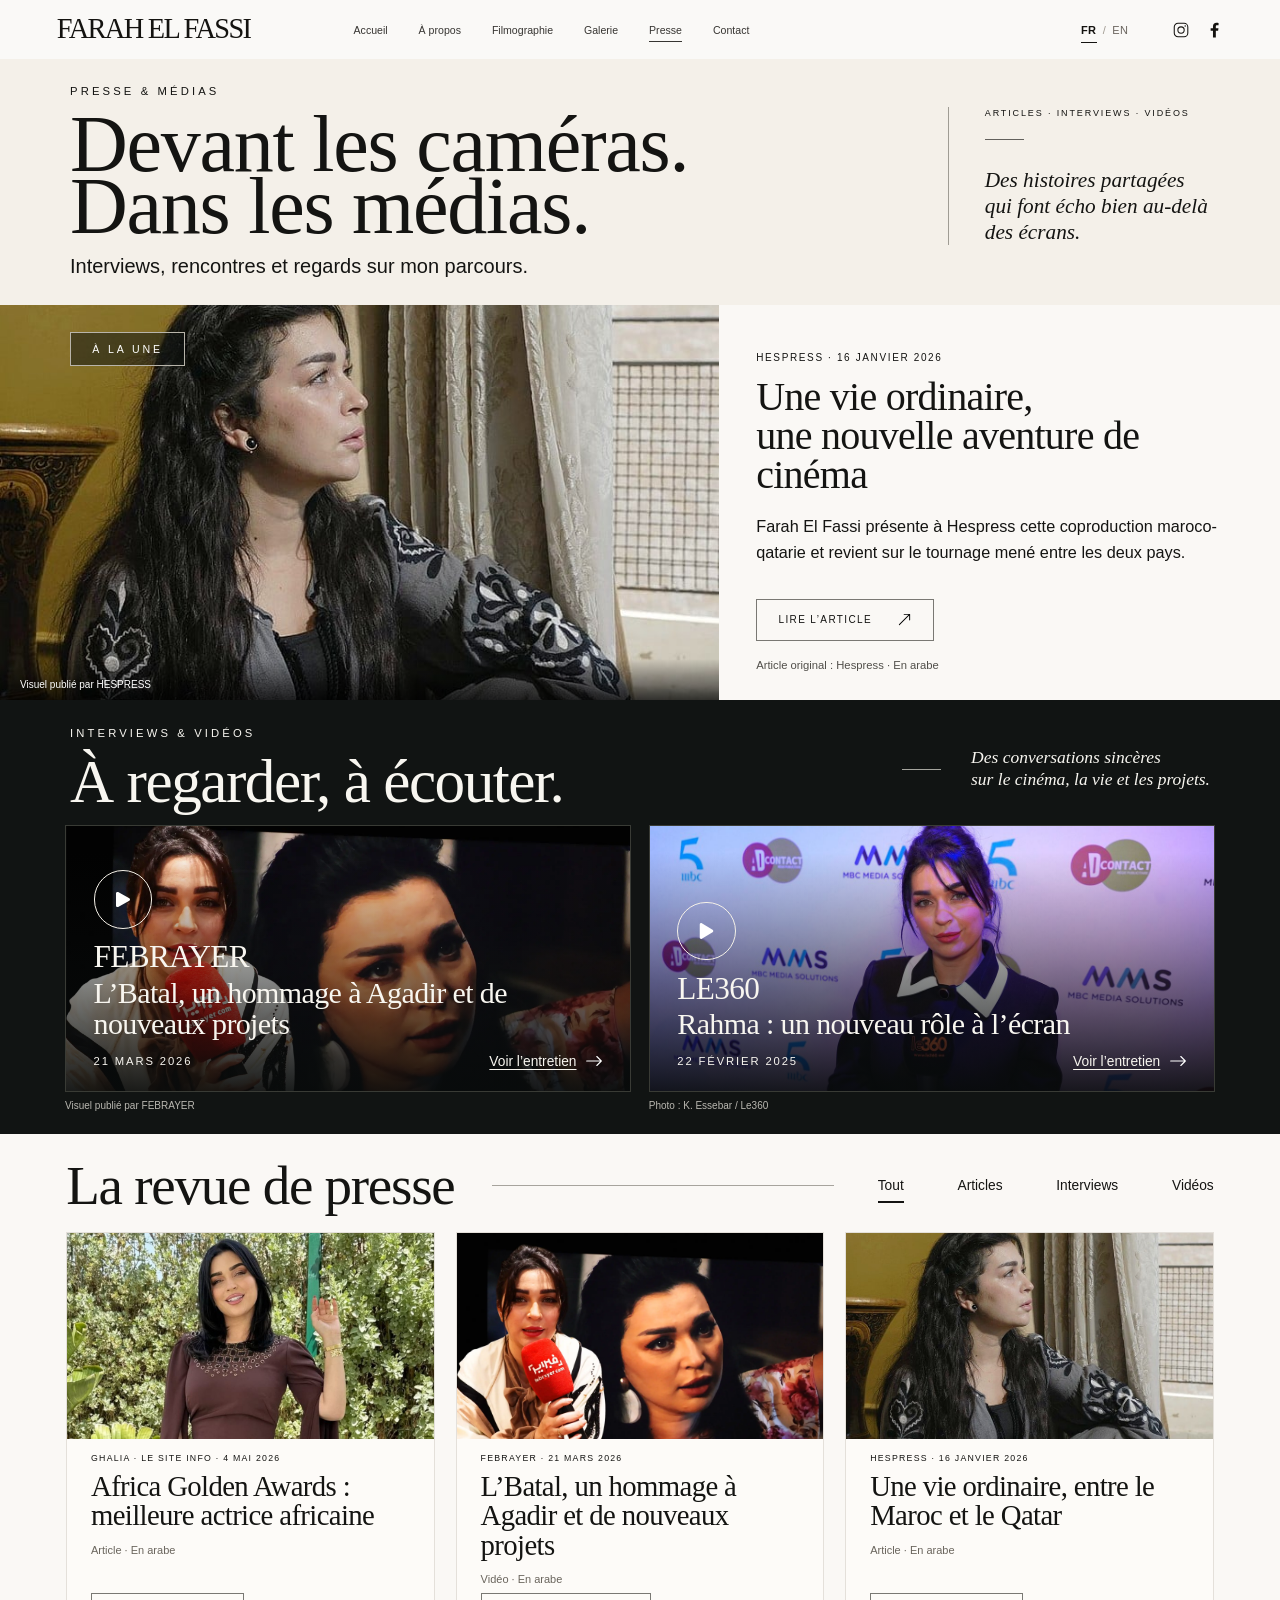
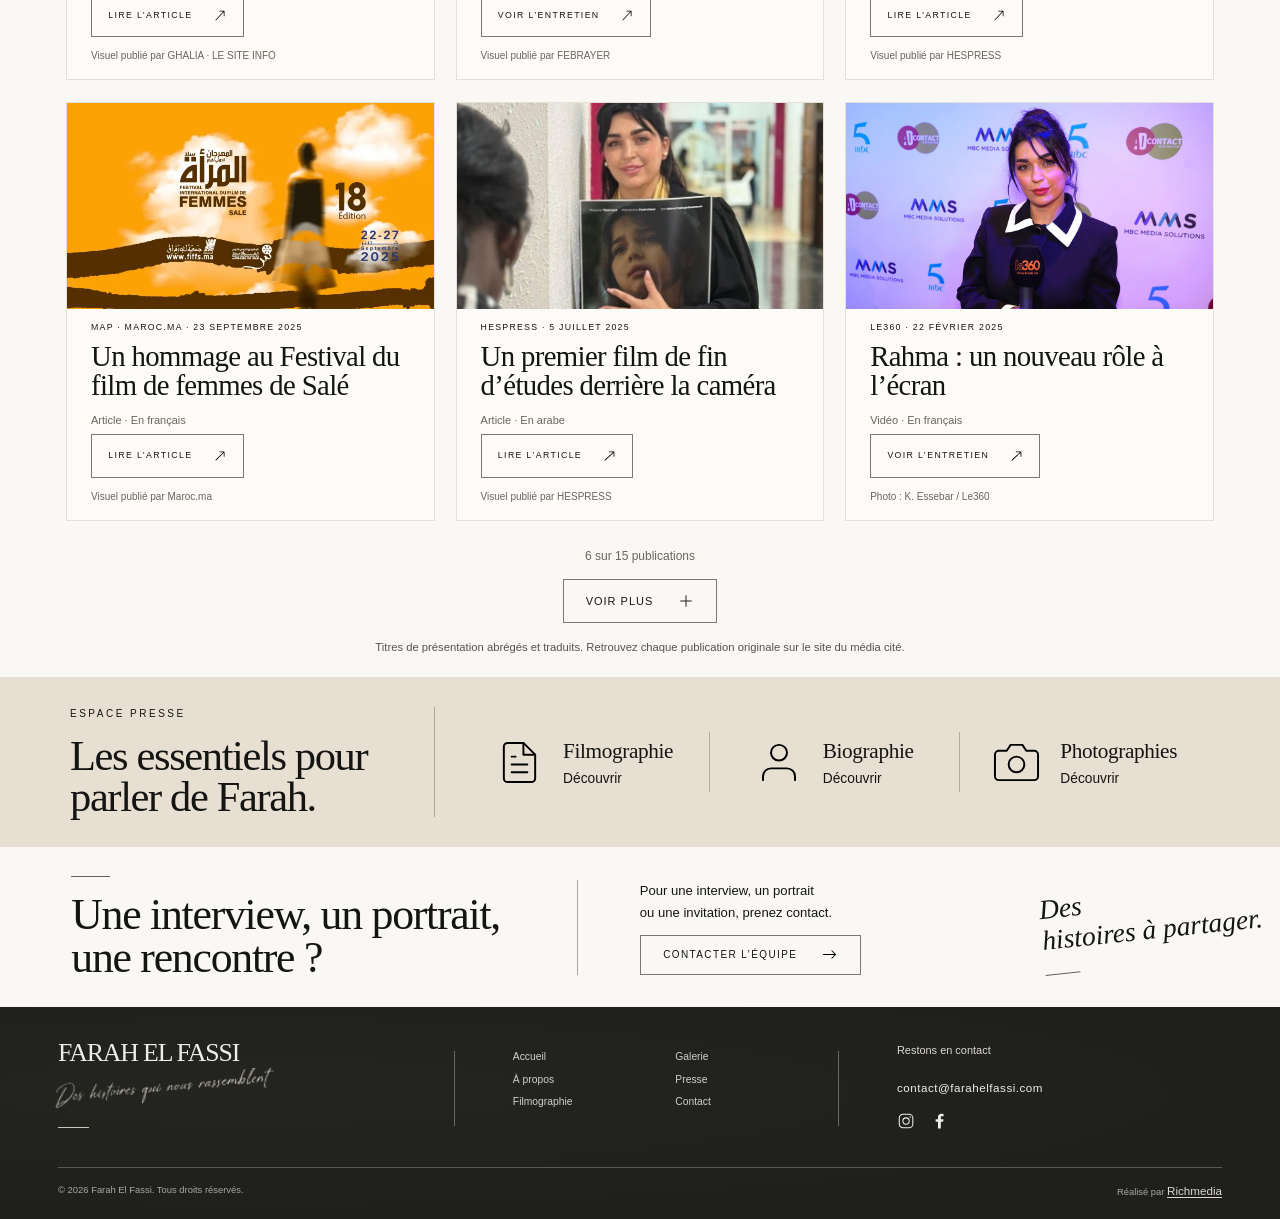
<file: presse.html>
<!doctype html>
<html lang="fr">
<head><meta charset="utf-8">
  <script src="language.js?v=seo-en-1"></script><meta name="viewport" content="width=device-width, initial-scale=1"><meta name="color-scheme" content="light"><meta name="theme-color" content="#faf8f5"><title>Presse &amp; médias — Farah El Fassi</title>
  <link rel="canonical" href="https://ff-website-henna.vercel.app/presse.html">
  <link rel="alternate" hreflang="fr" href="https://ff-website-henna.vercel.app/presse.html">
  <link rel="alternate" hreflang="en" href="https://ff-website-henna.vercel.app/en/presse.html">
  <link rel="alternate" hreflang="x-default" href="https://ff-website-henna.vercel.app/presse.html">
  <meta property="og:type" content="website">
  <meta property="og:locale" content="fr_FR">
  <meta property="og:locale:alternate" content="en_GB">
  <meta property="og:site_name" content="Farah El Fassi">
  <meta property="og:title" content="Presse &amp; médias — Farah El Fassi">
  <meta property="og:description" content="Articles, interviews et vidéos de Farah El Fassi. Découvrez sa revue de presse et contactez l’équipe pour toute demande média.">
  <meta property="og:url" content="https://ff-website-henna.vercel.app/presse.html">
  <meta property="og:image" content="https://ff-website-henna.vercel.app/assets/social/farah-el-fassi-share-v1.jpg">
  <meta property="og:image:secure_url" content="https://ff-website-henna.vercel.app/assets/social/farah-el-fassi-share-v1.jpg">
  <meta property="og:image:type" content="image/jpeg">
  <meta property="og:image:width" content="1053">
  <meta property="og:image:height" content="1053">
  <meta property="og:image:alt" content="Portrait de Farah El Fassi en lumière naturelle">
  <meta name="twitter:card" content="summary">
  <meta name="twitter:title" content="Presse &amp; médias — Farah El Fassi">
  <meta name="twitter:description" content="Articles, interviews et vidéos de Farah El Fassi. Découvrez sa revue de presse et contactez l’équipe pour toute demande média.">
  <meta name="twitter:image" content="https://ff-website-henna.vercel.app/assets/social/farah-el-fassi-share-v1.jpg">
  <meta name="twitter:image:alt" content="Portrait de Farah El Fassi en lumière naturelle">
<meta name="description" content="Articles, interviews et vidéos de Farah El Fassi. Découvrez sa revue de presse et contactez l’équipe pour toute demande média."><link rel="icon" href="favicon.ico?v=ff-1" sizes="16x16 32x32 48x48" type="image/x-icon">
  <link rel="icon" href="assets/favicon-32.png?v=ff-1" sizes="32x32" type="image/png">
  <link rel="icon" href="assets/favicon.svg?v=ff-1" sizes="any" type="image/svg+xml">
  <link rel="apple-touch-icon" href="assets/apple-touch-icon.png?v=ff-1" sizes="180x180"><link rel="preload" as="image" href="assets/press/articles/vie.jpg"><link rel="stylesheet" href="styles.css?v=showreel-2"><link rel="stylesheet" href="presse.css?v=real-press-1"><script src="script.js?v=showreel-2" defer></script><script src="presse.js?v=real-press-1" defer></script></head>
<body class="press-page" data-page="press"><a class="skip-link" href="#contenu">Aller au contenu</a><svg class="svg-library" xmlns="http://www.w3.org/2000/svg" aria-hidden="true">
    <symbol id="i-arrow" viewBox="0 0 24 24"><path d="M4 12h15M14 7l5 5-5 5"/></symbol>
    <symbol id="i-left" viewBox="0 0 24 24"><path d="M20 12H5m5-5-5 5 5 5"/></symbol>
    <symbol id="i-play" viewBox="0 0 24 24"><path d="m9 5 11 7-11 7Z" fill="currentColor" stroke="none"/></symbol>
    <symbol id="i-close" viewBox="0 0 24 24"><path d="m6 6 12 12M6 18 18 6"/></symbol>
    <symbol id="i-menu" viewBox="0 0 24 24"><path d="M3 7h18M3 12h18M3 17h18"/></symbol>
    <symbol id="i-star" viewBox="0 0 24 24"><path d="m12 2.5 2.9 5.9 6.6 1-4.8 4.6 1.1 6.5-5.8-3.1-5.8 3.1 1.1-6.5-4.8-4.6 6.6-1Z"/></symbol>
    <symbol id="i-clap" viewBox="0 0 24 24"><path d="M3 10h18v11H3Zm0 0L2 5l18-3 1 5-18 3Zm4.5-6L6 9m8-6-1.5 5M6 14h12M6 17h5"/></symbol>
    <symbol id="i-heart" viewBox="0 0 24 24"><path d="M20.8 4.8a5.5 5.5 0 0 0-7.8 0L12 5.9l-1.1-1.1a5.5 5.5 0 0 0-7.8 7.8L12 22l8.8-9.4a5.5 5.5 0 0 0 0-7.8Z"/></symbol>
    <symbol id="i-globe" viewBox="0 0 24 24"><circle cx="12" cy="12" r="10"/><ellipse cx="12" cy="12" rx="4.5" ry="10"/><path d="M2 12h20M4.5 6.5h15m-15 11h15"/></symbol>
    <symbol id="i-instagram" viewBox="0 0 24 24"><rect x="3" y="3" width="18" height="18" rx="5"/><circle cx="12" cy="12" r="4.2"/><circle cx="17.5" cy="6.7" r="1" fill="currentColor" stroke="none"/></symbol>
    <symbol id="i-youtube" viewBox="0 0 24 24"><path d="M22 7.5a3 3 0 0 0-2.1-2.1C18.2 5 12 5 12 5s-6.2 0-7.9.4A3 3 0 0 0 2 7.5a27 27 0 0 0 0 9 3 3 0 0 0 2.1 2.1C5.8 19 12 19 12 19s6.2 0 7.9-.4a3 3 0 0 0 2.1-2.1 27 27 0 0 0 0-9Z" fill="currentColor" stroke="none"/><path d="m10 9 5 3-5 3Z" fill="var(--icon-cutout,#faf9f7)" stroke="none"/></symbol>
    <symbol id="i-facebook" viewBox="0 0 24 24"><path d="M14.4 22v-9h3l.5-3.5h-3.5V7.3c0-1 .3-1.7 1.7-1.7H18V2.5c-.3 0-1.5-.2-2.8-.2-2.8 0-4.6 1.7-4.6 4.7v2.5H7.5V13h3.1v9Z" fill="currentColor" stroke="none"/></symbol>
    <symbol id="i-tiktok" viewBox="0 0 24 24"><path d="M15.6 2c.3 2.6 1.7 4.1 4.4 4.3v3.2a9 9 0 0 1-4.4-1.3v7.4a6.4 6.4 0 1 1-5.5-6.3v3.3a3.2 3.2 0 1 0 2.2 3V2Z" fill="currentColor" stroke="none"/></symbol>
    <symbol id="i-plus" viewBox="0 0 24 24"><path d="M12 4v16M4 12h16"/></symbol>
  </svg><div class="site-shell"><header class="site-header">
      <a class="brand" href="index.html#accueil" aria-label="Farah El Fassi, accueil">FARAH EL FASSI</a>
      <nav class="main-nav" id="navigation" aria-label="Navigation principale">
        <a href="index.html#accueil" data-i18n="navHome">Accueil</a>
        <a href="a-propos.html" data-i18n="navAbout">À propos</a>
        <a href="filmographie.html" data-i18n="navFilms">Filmographie</a>
        <a href="galerie.html" data-i18n="navGallery">Galerie</a>
        <a class="is-active" aria-current="page" href="presse.html" data-i18n="navPress">Presse</a>
        <a href="contact.html" data-i18n="navContact">Contact</a>
      </nav>
      <div class="header-tools">
        <nav class="language-switch" aria-label="Choisir la langue">
          <a href="presse.html?lang=fr" data-language="fr" lang="fr" hreflang="fr" aria-label="Français" aria-current="true">FR</a>
          <span aria-hidden="true">/</span>
          <a href="en/presse.html?lang=en" data-language="en" lang="en" hreflang="en" aria-label="English">EN</a>
        </nav>
        <div class="socials header-socials">
          <a href="https://www.instagram.com/farahelfassi1/" target="_blank" rel="noopener noreferrer" aria-label="Instagram — nouvel onglet"><svg class="icon"><use href="#i-instagram"/></svg></a>

          <a href="https://www.facebook.com/Farah.Elfassi.Officiel/" target="_blank" rel="noopener noreferrer" aria-label="Facebook"><svg class="icon"><use href="#i-facebook"/></svg></a>

        </div>
        <button class="menu-toggle" type="button" aria-controls="navigation" aria-expanded="false" aria-label="Ouvrir le menu"><svg class="icon"><use href="#i-menu"/></svg></button>
      </div>
    </header>
<main id="contenu">
 <section class="press-intro" aria-labelledby="press-title"><div><p class="press-eyebrow" data-i18n="pressLabel">PRESSE &amp; MÉDIAS</p><h1 id="press-title" data-i18n="pressTitle">Devant les caméras.<br>Dans les médias.</h1><p class="press-subtitle" data-i18n="pressSubtitle">Interviews, rencontres et regards sur mon parcours.</p></div><aside class="press-intro-aside"><p class="press-meta" data-i18n="pressFormats">ARTICLES · INTERVIEWS · VIDÉOS</p><span class="press-rule"></span><p data-i18n="pressIntroQuote">Des histoires partagées<br>qui font écho bien au-delà<br>des écrans.</p></aside></section>
 <section class="press-feature" aria-labelledby="press-feature-title"><div class="press-feature-image"><img class="" src="assets/press/articles/vie.jpg" alt="Farah El Fassi — HESPRESS" width="800" height="533" fetchpriority="high"><span class="press-feature-badge" data-i18n="pressFeatured">À LA UNE</span><p class="press-feature-credit"><span data-i18n="pressCredit_vie">Visuel publié par HESPRESS</span></p></div><div class="press-feature-copy"><p class="press-meta">HESPRESS · <time datetime="2026-01-16" data-press-date>16 janvier 2026</time></p><h2 id="press-feature-title" data-i18n="pressFeatureTitle">Une vie ordinaire,<br>une nouvelle aventure de cinéma</h2><p class="press-feature-description" data-i18n="pressFeatureDescription">Farah El Fassi présente à Hespress cette coproduction maroco-qatarie et revient sur le tournage mené entre les deux pays.</p><a class="press-button" href="https://www.hespress.com/الممثلة-فرح-الفاسي-تُجرب-حياة-عادية-1687203.html" target="_blank" rel="noopener noreferrer"><span data-i18n="pressRead">LIRE L’ARTICLE</span><img src="assets/icons/arrow-up-right.svg" width="16" height="16" alt=""><span class="press-sr-only" data-i18n="pressNewTab"> — nouvel onglet</span></a><p class="press-feature-source" data-i18n="pressSource">Article original : Hespress · En arabe</p></div></section>
 <section class="press-interviews" aria-labelledby="press-video-title"><div class="press-video-heading"><div><p class="press-eyebrow" data-i18n="pressInterviewsLabel">INTERVIEWS &amp; VIDÉOS</p><h2 id="press-video-title" data-i18n="pressInterviewsTitle">À regarder, à écouter.</h2></div><p class="press-video-aside" data-i18n="pressInterviewsQuote">Des conversations sincères<br>sur le cinéma, la vie et les projets.</p></div><div class="press-videos"><div class="press-video-item"><a class="press-video" href="https://febrayer.com/1139674.html" target="_blank" rel="noopener noreferrer" aria-labelledby="press-video-agadir">
 <img class="press-video-image" src="assets/press/articles/agadir.webp" alt="Farah El Fassi — FEBRAYER" width="1920" height="1080" loading="lazy"><div class="press-video-content"><span class="press-play"><img src="assets/icons/play-fill.svg" width="24" height="24" alt=""></span><p class="press-video-publisher">FEBRAYER</p><h3 id="press-video-agadir" data-i18n="press_agadir">L’Batal, un hommage à Agadir et de nouveaux projets</h3><div class="press-video-bottom"><time datetime="2026-03-21" data-press-date>21 mars 2026</time><span class="press-watch"><span data-i18n="pressWatch">Voir l’entretien</span><img src="assets/icons/arrow-right.svg" width="16" height="16" alt=""></span></div><span class="press-sr-only" data-i18n="pressNewTab"> — nouvel onglet</span></div></a><p class="press-image-credit"><span data-i18n="pressCredit_agadir">Visuel publié par FEBRAYER</span></p></div><div class="press-video-item"><a class="press-video" href="https://fr.le360.ma/culture/farah-el-fassi-se-livre-son-role-dans-rahma-le-secret-de-son-elegance-et-ses-traditions-du-ramadan_UXAZRTA45ZDX5BDPKGS5TJKP4E/" target="_blank" rel="noopener noreferrer" aria-labelledby="press-video-rahma">
 <img class="press-video-image" src="assets/press/articles/rahma.jpg" alt="Farah El Fassi — LE360" width="1200" height="630" loading="lazy"><div class="press-video-content"><span class="press-play"><img src="assets/icons/play-fill.svg" width="24" height="24" alt=""></span><p class="press-video-publisher">LE360</p><h3 id="press-video-rahma" data-i18n="press_rahma">Rahma : un nouveau rôle à l’écran</h3><div class="press-video-bottom"><time datetime="2025-02-22" data-press-date>22 février 2025</time><span class="press-watch"><span data-i18n="pressWatch">Voir l’entretien</span><img src="assets/icons/arrow-right.svg" width="16" height="16" alt=""></span></div><span class="press-sr-only" data-i18n="pressNewTab"> — nouvel onglet</span></div></a><p class="press-image-credit"><span data-i18n="pressCredit_rahma">Photo : K. Essebar / Le360</span></p></div></div></section>
 <section class="press-review" aria-labelledby="press-review-title"><div class="press-review-heading"><h2 id="press-review-title" data-i18n="pressReviewTitle">La revue de presse</h2><span class="press-review-rule"></span><div class="press-filters" role="group" aria-label="Filtrer la revue de presse"><button type="button" data-press-filter="all" aria-pressed="true" aria-controls="press-archive" data-i18n="pressAll">Tout</button><button type="button" data-press-filter="article" aria-pressed="false" aria-controls="press-archive" data-i18n="pressArticles">Articles</button><button type="button" data-press-filter="interview" aria-pressed="false" aria-controls="press-archive" data-i18n="pressInterviews">Interviews</button><button type="button" data-press-filter="video" aria-pressed="false" aria-controls="press-archive" data-i18n="pressVideos">Vidéos</button></div></div><div class="press-archive" id="press-archive">
<article class="press-card" data-press-category="article">
  <a class="press-card-image" href="https://ralia.lesiteinfo.com/celebrites/africa-golden-awards-يمنح-فرح-الفاسي-لقب-أفضل-ممثلة-إفر-248613.html" target="_blank" rel="noopener noreferrer" aria-labelledby="press-title-golden"><img class="" src="assets/press/articles/golden.jpg" alt="Farah El Fassi — GHALIA · LE SITE INFO" width="1200" height="600" loading="lazy"></a>
  <div class="press-card-copy"><p class="press-meta"><span>GHALIA · LE SITE INFO</span> · <time datetime="2026-05-04" data-press-date>4 mai 2026</time></p>
   <h3 id="press-title-golden" data-i18n="press_golden">Africa Golden Awards : meilleure actrice africaine</h3>
   <p class="press-card-format"><span data-i18n="pressArticles">Article</span> · <span data-i18n="pressLanguage_ar">En arabe</span></p>
   <a class="press-button" href="https://ralia.lesiteinfo.com/celebrites/africa-golden-awards-يمنح-فرح-الفاسي-لقب-أفضل-ممثلة-إفر-248613.html" target="_blank" rel="noopener noreferrer" aria-describedby="press-title-golden"><span data-i18n="pressRead">LIRE L’ARTICLE</span><img src="assets/icons/arrow-up-right.svg" width="16" height="16" alt=""><span class="press-sr-only" data-i18n="pressNewTab"> — nouvel onglet</span></a><p class="press-image-credit"><span data-i18n="pressCredit_golden">Visuel publié par GHALIA · LE SITE INFO</span></p></div>
 </article>
<article class="press-card" data-press-category="interview video">
  <a class="press-card-image" href="https://febrayer.com/1139674.html" target="_blank" rel="noopener noreferrer" aria-labelledby="press-title-agadir"><img class="" src="assets/press/articles/agadir.webp" alt="Farah El Fassi — FEBRAYER" width="1920" height="1080" loading="lazy"></a>
  <div class="press-card-copy"><p class="press-meta"><span>FEBRAYER</span> · <time datetime="2026-03-21" data-press-date>21 mars 2026</time></p>
   <h3 id="press-title-agadir" data-i18n="press_agadir">L’Batal, un hommage à Agadir et de nouveaux projets</h3>
   <p class="press-card-format"><span data-i18n="pressVideos">Vidéo</span> · <span data-i18n="pressLanguage_ar">En arabe</span></p>
   <a class="press-button" href="https://febrayer.com/1139674.html" target="_blank" rel="noopener noreferrer" aria-describedby="press-title-agadir"><span data-i18n="pressWatchUpper">VOIR L’ENTRETIEN</span><img src="assets/icons/arrow-up-right.svg" width="16" height="16" alt=""><span class="press-sr-only" data-i18n="pressNewTab"> — nouvel onglet</span></a><p class="press-image-credit"><span data-i18n="pressCredit_agadir">Visuel publié par FEBRAYER</span></p></div>
 </article>
<article class="press-card" data-press-category="article">
  <a class="press-card-image" href="https://www.hespress.com/الممثلة-فرح-الفاسي-تُجرب-حياة-عادية-1687203.html" target="_blank" rel="noopener noreferrer" aria-labelledby="press-title-vie"><img class="" src="assets/press/articles/vie.jpg" alt="Farah El Fassi — HESPRESS" width="800" height="533" loading="lazy"></a>
  <div class="press-card-copy"><p class="press-meta"><span>HESPRESS</span> · <time datetime="2026-01-16" data-press-date>16 janvier 2026</time></p>
   <h3 id="press-title-vie" data-i18n="press_vie">Une vie ordinaire, entre le Maroc et le Qatar</h3>
   <p class="press-card-format"><span data-i18n="pressArticles">Article</span> · <span data-i18n="pressLanguage_ar">En arabe</span></p>
   <a class="press-button" href="https://www.hespress.com/الممثلة-فرح-الفاسي-تُجرب-حياة-عادية-1687203.html" target="_blank" rel="noopener noreferrer" aria-describedby="press-title-vie"><span data-i18n="pressRead">LIRE L’ARTICLE</span><img src="assets/icons/arrow-up-right.svg" width="16" height="16" alt=""><span class="press-sr-only" data-i18n="pressNewTab"> — nouvel onglet</span></a><p class="press-image-credit"><span data-i18n="pressCredit_vie">Visuel publié par HESPRESS</span></p></div>
 </article>
<article class="press-card" data-press-category="article">
  <a class="press-card-image" href="https://maroc.ma/fr/actualites/coup-denvoi-du-18e-festival-international-du-film-de-femmes-de-sale" target="_blank" rel="noopener noreferrer" aria-labelledby="press-title-sale"><img class="" src="assets/press/articles/sale.webp" alt="Affiche du 18e Festival international du film de femmes de Salé" width="675" height="450" loading="lazy"></a>
  <div class="press-card-copy"><p class="press-meta"><span>MAP · MAROC.MA</span> · <time datetime="2025-09-23" data-press-date>23 septembre 2025</time></p>
   <h3 id="press-title-sale" data-i18n="press_sale">Un hommage au Festival du film de femmes de Salé</h3>
   <p class="press-card-format"><span data-i18n="pressArticles">Article</span> · <span data-i18n="pressLanguage_fr">En français</span></p>
   <a class="press-button" href="https://maroc.ma/fr/actualites/coup-denvoi-du-18e-festival-international-du-film-de-femmes-de-sale" target="_blank" rel="noopener noreferrer" aria-describedby="press-title-sale"><span data-i18n="pressRead">LIRE L’ARTICLE</span><img src="assets/icons/arrow-up-right.svg" width="16" height="16" alt=""><span class="press-sr-only" data-i18n="pressNewTab"> — nouvel onglet</span></a><p class="press-image-credit"><span data-i18n="pressCredit_sale">Visuel publié par Maroc.ma</span></p></div>
 </article>
<article class="press-card" data-press-category="article">
  <a class="press-card-image" href="https://www.hespress.com/المخرجة-الفاسي-تبوح-بوجع-يتامى-الأحيا-1587229.html" target="_blank" rel="noopener noreferrer" aria-labelledby="press-title-graduate"><img class="" src="assets/press/articles/graduate.jpg" alt="Farah El Fassi — HESPRESS" width="800" height="533" loading="lazy"></a>
  <div class="press-card-copy"><p class="press-meta"><span>HESPRESS</span> · <time datetime="2025-07-05" data-press-date>5 juillet 2025</time></p>
   <h3 id="press-title-graduate" data-i18n="press_graduate">Un premier film de fin d’études derrière la caméra</h3>
   <p class="press-card-format"><span data-i18n="pressArticles">Article</span> · <span data-i18n="pressLanguage_ar">En arabe</span></p>
   <a class="press-button" href="https://www.hespress.com/المخرجة-الفاسي-تبوح-بوجع-يتامى-الأحيا-1587229.html" target="_blank" rel="noopener noreferrer" aria-describedby="press-title-graduate"><span data-i18n="pressRead">LIRE L’ARTICLE</span><img src="assets/icons/arrow-up-right.svg" width="16" height="16" alt=""><span class="press-sr-only" data-i18n="pressNewTab"> — nouvel onglet</span></a><p class="press-image-credit"><span data-i18n="pressCredit_graduate">Visuel publié par HESPRESS</span></p></div>
 </article>
<article class="press-card" data-press-category="interview video">
  <a class="press-card-image" href="https://fr.le360.ma/culture/farah-el-fassi-se-livre-son-role-dans-rahma-le-secret-de-son-elegance-et-ses-traditions-du-ramadan_UXAZRTA45ZDX5BDPKGS5TJKP4E/" target="_blank" rel="noopener noreferrer" aria-labelledby="press-title-rahma"><img class="" src="assets/press/articles/rahma.jpg" alt="Farah El Fassi — LE360" width="1200" height="630" loading="lazy"></a>
  <div class="press-card-copy"><p class="press-meta"><span>LE360</span> · <time datetime="2025-02-22" data-press-date>22 février 2025</time></p>
   <h3 id="press-title-rahma" data-i18n="press_rahma">Rahma : un nouveau rôle à l’écran</h3>
   <p class="press-card-format"><span data-i18n="pressVideos">Vidéo</span> · <span data-i18n="pressLanguage_fr">En français</span></p>
   <a class="press-button" href="https://fr.le360.ma/culture/farah-el-fassi-se-livre-son-role-dans-rahma-le-secret-de-son-elegance-et-ses-traditions-du-ramadan_UXAZRTA45ZDX5BDPKGS5TJKP4E/" target="_blank" rel="noopener noreferrer" aria-describedby="press-title-rahma"><span data-i18n="pressWatchUpper">VOIR L’ENTRETIEN</span><img src="assets/icons/arrow-up-right.svg" width="16" height="16" alt=""><span class="press-sr-only" data-i18n="pressNewTab"> — nouvel onglet</span></a><p class="press-image-credit"><span data-i18n="pressCredit_rahma">Photo : K. Essebar / Le360</span></p></div>
 </article>
<article class="press-card" data-press-category="interview video">
  <a class="press-card-image" href="https://safircom.com/2024/12/03/فرح-الفاسي-أحلم-بأداء-دور-نرجسية-وحصول/" target="_blank" rel="noopener noreferrer" aria-labelledby="press-title-marrakech"><img class="" src="assets/press/articles/marrakech.jpg" alt="Farah El Fassi — SAFIRCOM" width="1280" height="720" loading="lazy"></a>
  <div class="press-card-copy"><p class="press-meta"><span>SAFIRCOM</span> · <time datetime="2024-12-03" data-press-date>3 décembre 2024</time></p>
   <h3 id="press-title-marrakech" data-i18n="press_marrakech">Au Festival de Marrakech, des rôles et des ambitions</h3>
   <p class="press-card-format"><span data-i18n="pressVideos">Vidéo</span> · <span data-i18n="pressLanguage_ar">En arabe</span></p>
   <a class="press-button" href="https://safircom.com/2024/12/03/فرح-الفاسي-أحلم-بأداء-دور-نرجسية-وحصول/" target="_blank" rel="noopener noreferrer" aria-describedby="press-title-marrakech"><span data-i18n="pressWatchUpper">VOIR L’ENTRETIEN</span><img src="assets/icons/arrow-up-right.svg" width="16" height="16" alt=""><span class="press-sr-only" data-i18n="pressNewTab"> — nouvel onglet</span></a><p class="press-image-credit"><span data-i18n="pressCredit_marrakech">Visuel publié par SAFIRCOM</span></p></div>
 </article>
<article class="press-card" data-press-category="article">
  <a class="press-card-image" href="https://familleactuelle.ma/farah-el-fassi-couronnee-meilleure-actrice-au-festival-ecran-noir-de-yaounde-pour-son-role-dans-quitte-ou-double/" target="_blank" rel="noopener noreferrer" aria-labelledby="press-title-ecrans"><img class="" src="assets/press/articles/ecrans.jpg" alt="Farah El Fassi — FAMILLE ACTUELLE" width="255" height="319" loading="lazy"></a>
  <div class="press-card-copy"><p class="press-meta"><span>FAMILLE ACTUELLE</span> · <time datetime="2024-10-28" data-press-date>28 octobre 2024</time></p>
   <h3 id="press-title-ecrans" data-i18n="press_ecrans">Quitte ou double : une récompense à Yaoundé</h3>
   <p class="press-card-format"><span data-i18n="pressArticles">Article</span> · <span data-i18n="pressLanguage_fr">En français</span></p>
   <a class="press-button" href="https://familleactuelle.ma/farah-el-fassi-couronnee-meilleure-actrice-au-festival-ecran-noir-de-yaounde-pour-son-role-dans-quitte-ou-double/" target="_blank" rel="noopener noreferrer" aria-describedby="press-title-ecrans"><span data-i18n="pressRead">LIRE L’ARTICLE</span><img src="assets/icons/arrow-up-right.svg" width="16" height="16" alt=""><span class="press-sr-only" data-i18n="pressNewTab"> — nouvel onglet</span></a><p class="press-image-credit"><span data-i18n="pressCredit_ecrans">Visuel publié par FAMILLE ACTUELLE</span></p></div>
 </article>
<article class="press-card" data-press-category="interview">
  <a class="press-card-image" href="https://www.hespress.com/فرح-الفاسي-الدراسة-تكتشف-الرؤية-السين-1443426.html" target="_blank" rel="noopener noreferrer" aria-labelledby="press-title-batal"><img class="" src="assets/press/articles/batal.jpg" alt="Farah El Fassi — HESPRESS" width="800" height="533" loading="lazy"></a>
  <div class="press-card-copy"><p class="press-meta"><span>HESPRESS</span> · <time datetime="2024-10-08" data-press-date>8 octobre 2024</time></p>
   <h3 id="press-title-batal" data-i18n="press_batal">Études de cinéma et aventure de L’Batal</h3>
   <p class="press-card-format"><span data-i18n="pressInterviews">Interview</span> · <span data-i18n="pressLanguage_ar">En arabe</span></p>
   <a class="press-button" href="https://www.hespress.com/فرح-الفاسي-الدراسة-تكتشف-الرؤية-السين-1443426.html" target="_blank" rel="noopener noreferrer" aria-describedby="press-title-batal"><span data-i18n="pressReadInterview">LIRE L’ENTRETIEN</span><img src="assets/icons/arrow-up-right.svg" width="16" height="16" alt=""><span class="press-sr-only" data-i18n="pressNewTab"> — nouvel onglet</span></a><p class="press-image-credit"><span data-i18n="pressCredit_batal">Visuel publié par HESPRESS</span></p></div>
 </article>
<article class="press-card" data-press-category="interview video">
  <a class="press-card-image" href="https://www.akhbarona.com/videos/383744.html" target="_blank" rel="noopener noreferrer" aria-labelledby="press-title-warda"><img class="" src="assets/press/articles/warda.jpg" alt="Farah El Fassi — AKHBARONA" width="600" height="338" loading="lazy"></a>
  <div class="press-card-copy"><p class="press-meta"><span>AKHBARONA</span> · <time datetime="2024-03-26" data-press-date>26 mars 2024</time></p>
   <h3 id="press-title-warda" data-i18n="press_warda">Warda dans Bayn Al Qosour</h3>
   <p class="press-card-format"><span data-i18n="pressVideos">Vidéo</span> · <span data-i18n="pressLanguage_ar">En arabe</span></p>
   <a class="press-button" href="https://www.akhbarona.com/videos/383744.html" target="_blank" rel="noopener noreferrer" aria-describedby="press-title-warda"><span data-i18n="pressWatchUpper">VOIR L’ENTRETIEN</span><img src="assets/icons/arrow-up-right.svg" width="16" height="16" alt=""><span class="press-sr-only" data-i18n="pressNewTab"> — nouvel onglet</span></a><p class="press-image-credit"><span data-i18n="pressCredit_warda">Visuel publié par AKHBARONA</span></p></div>
 </article>
<article class="press-card" data-press-category="article">
  <a class="press-card-image" href="https://www.hespress.com/1081161-1081161.html" target="_blank" rel="noopener noreferrer" aria-labelledby="press-title-lamora"><img class="" src="assets/press/articles/lamora.jpg" alt="Farah El Fassi — HESPRESS" width="800" height="534" loading="lazy"></a>
  <div class="press-card-copy"><p class="press-meta"><span>HESPRESS</span> · <time datetime="2022-11-21" data-press-date>21 novembre 2022</time></p>
   <h3 id="press-title-lamora" data-i18n="press_lamora">La Mora : un prix d’interprétation à Grenade</h3>
   <p class="press-card-format"><span data-i18n="pressArticles">Article</span> · <span data-i18n="pressLanguage_ar">En arabe</span></p>
   <a class="press-button" href="https://www.hespress.com/1081161-1081161.html" target="_blank" rel="noopener noreferrer" aria-describedby="press-title-lamora"><span data-i18n="pressRead">LIRE L’ARTICLE</span><img src="assets/icons/arrow-up-right.svg" width="16" height="16" alt=""><span class="press-sr-only" data-i18n="pressNewTab"> — nouvel onglet</span></a><p class="press-image-credit"><span data-i18n="pressCredit_lamora">Réseaux sociaux / via Hespress</span></p></div>
 </article>
<article class="press-card" data-press-category="interview video">
  <a class="press-card-image" href="https://www.youtube.com/watch?v=70zY97QoU1Y" target="_blank" rel="noopener noreferrer" aria-labelledby="press-title-dakhla"><img class="" src="assets/press/articles/dakhla.jpg" alt="Farah El Fassi — LE360" width="1280" height="720" loading="lazy"></a>
  <div class="press-card-copy"><p class="press-meta"><span>LE360</span> · <time datetime="2022-06-19" data-press-date>19 juin 2022</time></p>
   <h3 id="press-title-dakhla" data-i18n="press_dakhla">Dans le jury du Festival de Dakhla</h3>
   <p class="press-card-format"><span data-i18n="pressVideos">Vidéo</span> · <span data-i18n="pressLanguage_ar">En arabe</span></p>
   <a class="press-button" href="https://www.youtube.com/watch?v=70zY97QoU1Y" target="_blank" rel="noopener noreferrer" aria-describedby="press-title-dakhla"><span data-i18n="pressWatchUpper">VOIR L’ENTRETIEN</span><img src="assets/icons/arrow-up-right.svg" width="16" height="16" alt=""><span class="press-sr-only" data-i18n="pressNewTab"> — nouvel onglet</span></a><p class="press-image-credit"><span data-i18n="pressCredit_dakhla">Visuel publié par LE360</span></p></div>
 </article>
<article class="press-card" data-press-category="interview">
  <a class="press-card-image" href="https://fr.le360.ma/people/farah-el-fassi-a-passe-et-obtenu-son-bac-pour-la-seconde-fois-la-comedienne-en-livre-la-raison-241175/" target="_blank" rel="noopener noreferrer" aria-labelledby="press-title-studies"><img class="" src="assets/press/articles/studies.jpg" alt="Farah El Fassi — LE360" width="799" height="449" loading="lazy"></a>
  <div class="press-card-copy"><p class="press-meta"><span>LE360</span> · <time datetime="2021-06-29" data-press-date>29 juin 2021</time></p>
   <h3 id="press-title-studies" data-i18n="press_studies">Reprendre ses études pour le cinéma</h3>
   <p class="press-card-format"><span data-i18n="pressInterviews">Interview</span> · <span data-i18n="pressLanguage_fr">En français</span></p>
   <a class="press-button" href="https://fr.le360.ma/people/farah-el-fassi-a-passe-et-obtenu-son-bac-pour-la-seconde-fois-la-comedienne-en-livre-la-raison-241175/" target="_blank" rel="noopener noreferrer" aria-describedby="press-title-studies"><span data-i18n="pressReadInterview">LIRE L’ENTRETIEN</span><img src="assets/icons/arrow-up-right.svg" width="16" height="16" alt=""><span class="press-sr-only" data-i18n="pressNewTab"> — nouvel onglet</span></a><p class="press-image-credit"><span data-i18n="pressCredit_studies">Photo : D.R. / Le360</span></p></div>
 </article>
<article class="press-card" data-press-category="interview">
  <a class="press-card-image" href="https://machahid.info/166756.html" target="_blank" rel="noopener noreferrer" aria-labelledby="press-title-page"><img class="" src="assets/press/articles/page.webp" alt="Farah El Fassi — MACHAHID" width="800" height="531" loading="lazy"></a>
  <div class="press-card-copy"><p class="press-meta"><span>MACHAHID</span> · <time datetime="2018-06-04" data-press-date>4 juin 2018</time></p>
   <h3 id="press-title-page" data-i18n="press_page">Fatiha, son personnage dans La Première Page</h3>
   <p class="press-card-format"><span data-i18n="pressInterviews">Interview</span> · <span data-i18n="pressLanguage_ar">En arabe</span></p>
   <a class="press-button" href="https://machahid.info/166756.html" target="_blank" rel="noopener noreferrer" aria-describedby="press-title-page"><span data-i18n="pressReadInterview">LIRE L’ENTRETIEN</span><img src="assets/icons/arrow-up-right.svg" width="16" height="16" alt=""><span class="press-sr-only" data-i18n="pressNewTab"> — nouvel onglet</span></a><p class="press-image-credit"><span data-i18n="pressCredit_page">Visuel publié par MACHAHID</span></p></div>
 </article>
<article class="press-card" data-press-category="interview">
  <a class="press-card-image" href="https://aujourdhui.ma/culture/cinema/farah-el-fassi-jai-un-penchant-pour-les-roles-de-grandes-dames-de-notre-histoire" target="_blank" rel="noopener noreferrer" aria-labelledby="press-title-roles"><img class="" src="assets/press/articles/roles.jpg" alt="Farah El Fassi — AUJOURD’HUI LE MAROC" width="746" height="380" loading="lazy"></a>
  <div class="press-card-copy"><p class="press-meta"><span>AUJOURD’HUI LE MAROC</span> · <time datetime="2016-03-29" data-press-date>29 mars 2016</time></p>
   <h3 id="press-title-roles" data-i18n="press_roles">Des premiers rôles aux personnages de l’histoire</h3>
   <p class="press-card-format"><span data-i18n="pressInterviews">Interview</span> · <span data-i18n="pressLanguage_fr">En français</span></p>
   <a class="press-button" href="https://aujourdhui.ma/culture/cinema/farah-el-fassi-jai-un-penchant-pour-les-roles-de-grandes-dames-de-notre-histoire" target="_blank" rel="noopener noreferrer" aria-describedby="press-title-roles"><span data-i18n="pressReadInterview">LIRE L’ENTRETIEN</span><img src="assets/icons/arrow-up-right.svg" width="16" height="16" alt=""><span class="press-sr-only" data-i18n="pressNewTab"> — nouvel onglet</span></a><p class="press-image-credit"><span data-i18n="pressCredit_roles">Photo : D.R. / Aujourd’hui le Maroc</span></p></div>
 </article></div><div class="press-archive-footer"><p id="press-filter-status" role="status" aria-live="polite">15 publications</p><button class="press-button" id="press-load-more" type="button" aria-controls="press-archive" hidden><span data-i18n="pressMore">VOIR PLUS</span><svg class="icon" aria-hidden="true"><use href="#i-plus"/></svg></button></div><p class="press-review-note" data-i18n="pressNote">Titres de présentation abrégés et traduits. Retrouvez chaque publication originale sur le site du média cité.</p></section>
 <section class="press-kit" aria-labelledby="press-kit-title"><div class="press-kit-heading"><p class="press-eyebrow" data-i18n="pressSpace">ESPACE PRESSE</p><h2 id="press-kit-title" data-i18n="pressEssentials">Les essentiels pour<br>parler de Farah.</h2></div><div class="press-resources"><a class="press-resource" href="filmographie.html"><img src="assets/icons/feather-file-text.svg" width="40" height="40" alt=""><span><strong data-i18n="pressFilmography">Filmographie</strong><small data-i18n="pressExplore">Découvrir</small></span></a><a class="press-resource" href="a-propos.html"><img src="assets/icons/feather-user.svg" width="40" height="40" alt=""><span><strong data-i18n="pressBio">Biographie</strong><small data-i18n="pressExplore">Découvrir</small></span></a><a class="press-resource" href="galerie.html"><img src="assets/icons/feather-camera.svg" width="40" height="40" alt=""><span><strong data-i18n="pressPhotos">Photographies</strong><small data-i18n="pressExplore">Découvrir</small></span></a></div></section>
 <section class="press-contact" id="contact" aria-labelledby="press-contact-title"><div><span class="press-rule"></span><h2 id="press-contact-title" data-i18n="pressContactTitle">Une interview, un portrait,<br>une rencontre ?</h2></div><div class="press-contact-copy"><p data-i18n="pressContactDescription">Pour une interview, un portrait<br>ou une invitation, prenez contact.</p><a class="press-button" href="contact.html?subject=press#contact-form-title"><span data-i18n="pressContact">CONTACTER L’ÉQUIPE</span><img src="assets/icons/arrow-right.svg" width="16" height="16" alt=""></a></div><p class="press-contact-quote" data-i18n="pressContactQuote">Des<br>histoires à partager.<span class="press-rule"></span></p></section>
</main>
<footer class="site-footer" id="site-footer">
      <div class="footer-main">
        <div class="footer-brand"><a class="brand" href="index.html#accueil">FARAH EL FASSI</a><img src="assets/signature-claire.png" alt="Des histoires qui nous rassemblent" width="224" height="78"><span class="footer-dash"></span></div>
        <nav class="footer-nav" aria-label="Navigation de pied de page"><div><a href="index.html#accueil" data-i18n="navHome">Accueil</a><a href="a-propos.html" data-i18n="navAbout">À propos</a><a href="filmographie.html" data-i18n="navFilms">Filmographie</a></div><div><a href="galerie.html" data-i18n="navGallery">Galerie</a><a aria-current="page" href="presse.html" data-i18n="navPress">Presse</a><a href="contact.html" data-i18n="navContact">Contact</a></div></nav>
        <div class="footer-contact"><p data-i18n="keepInTouch">Restons en contact</p><a class="contact-email" href="mailto:contact@farahelfassi.com">contact@farahelfassi.com</a><div class="socials"><a href="https://www.instagram.com/farahelfassi1/" target="_blank" rel="noopener noreferrer" aria-label="Instagram"><svg class="icon"><use href="#i-instagram"/></svg></a><a href="https://www.facebook.com/Farah.Elfassi.Officiel/" target="_blank" rel="noopener noreferrer" aria-label="Facebook"><svg class="icon"><use href="#i-facebook"/></svg></a></div></div>
      </div>
      <div class="footer-bottom"><small data-i18n="copyright">© 2026 Farah El Fassi. Tous droits réservés.</small><small><span data-i18n="madeBy">Réalisé par</span> <a href="https://www.richmedia.ma/" target="_blank" rel="noopener noreferrer">Richmedia</a></small></div>
    </footer></div>  <dialog class="content-dialog" id="content-dialog" aria-labelledby="dialog-title"><button class="dialog-close" type="button" aria-label="Fermer la fenêtre"><svg class="icon"><use href="#i-close"/></svg></button><div id="dialog-body"></div></dialog>
  <dialog class="lightbox" id="image-dialog" aria-labelledby="image-caption"><button class="dialog-close" type="button" aria-label="Fermer la photographie"><svg class="icon"><use href="#i-close"/></svg></button><button class="lightbox-arrow previous" type="button" data-lightbox-direction="-1" aria-label="Photographie précédente"><svg class="icon"><use href="#i-left"/></svg></button><figure><img id="lightbox-image" alt=""><figcaption id="image-caption"></figcaption></figure><button class="lightbox-arrow next" type="button" data-lightbox-direction="1" aria-label="Photographie suivante"><svg class="icon"><use href="#i-arrow"/></svg></button></dialog>
</body></html>
</file>
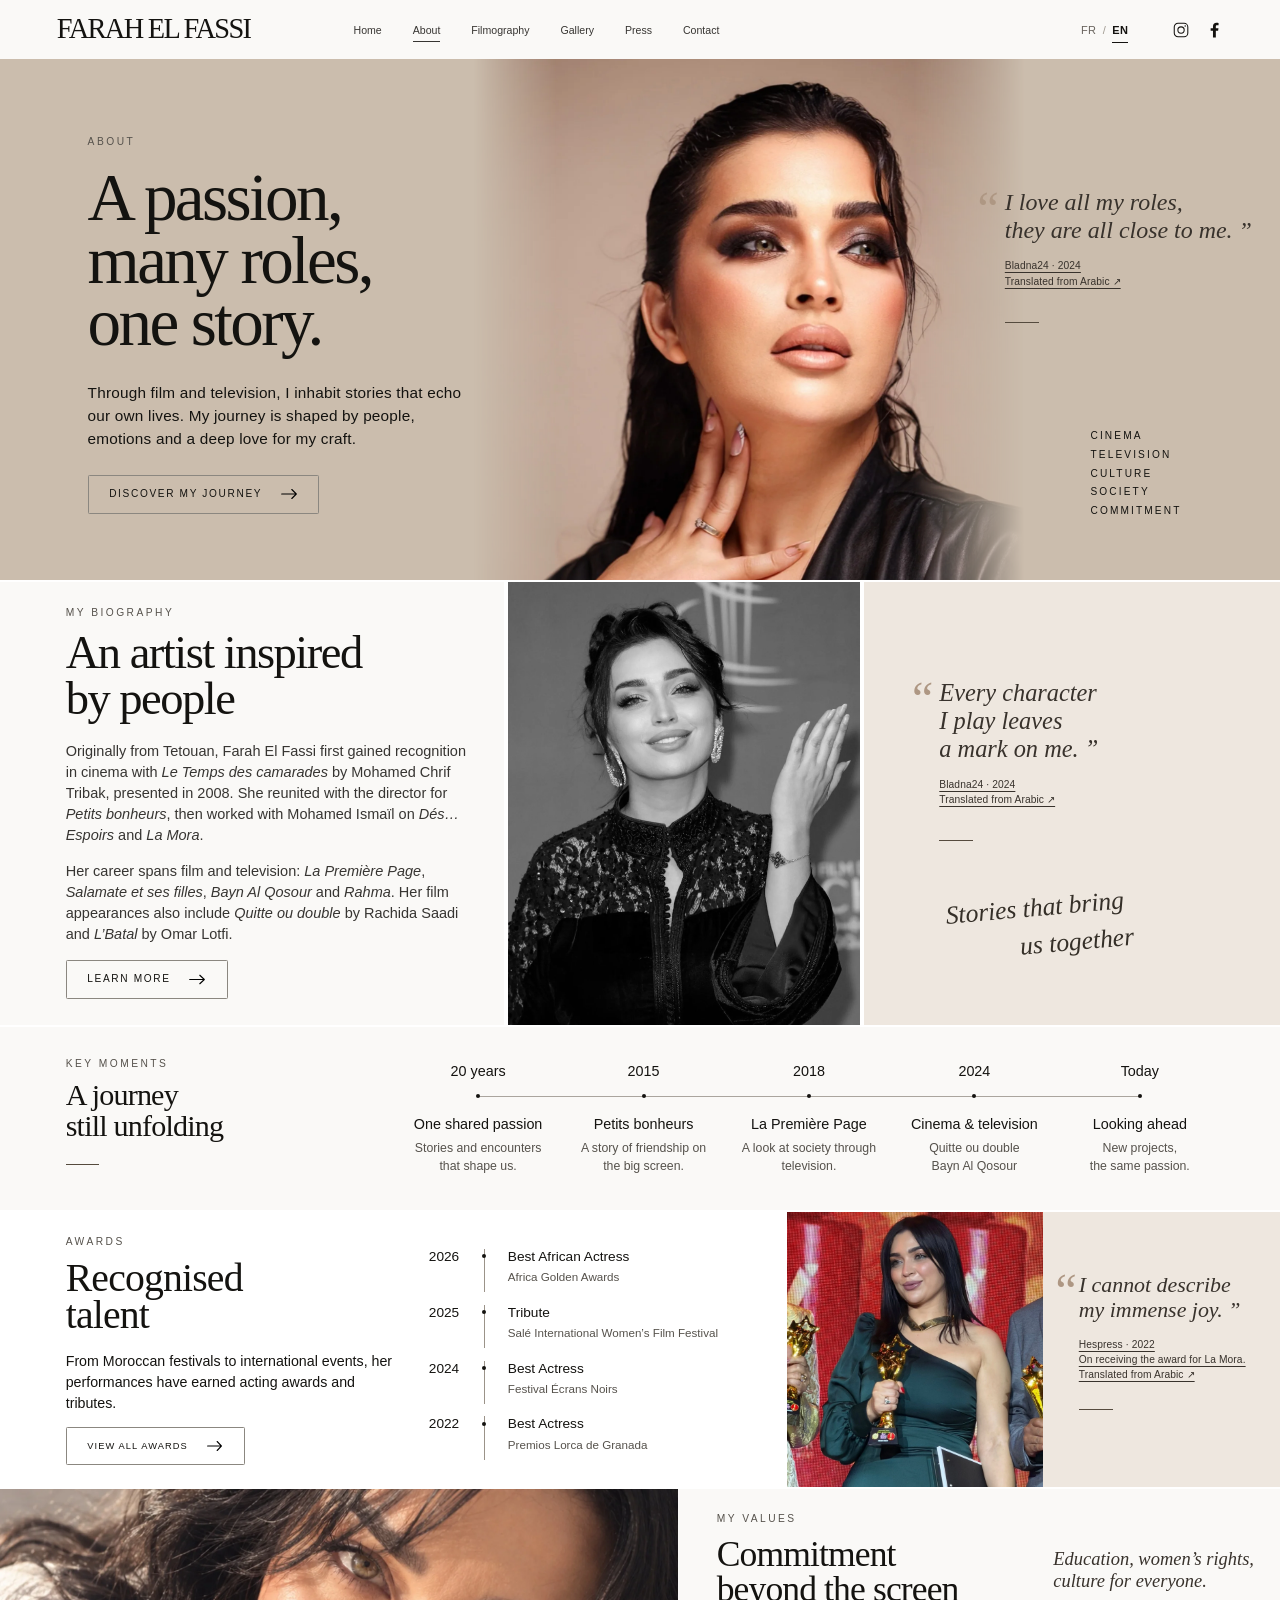
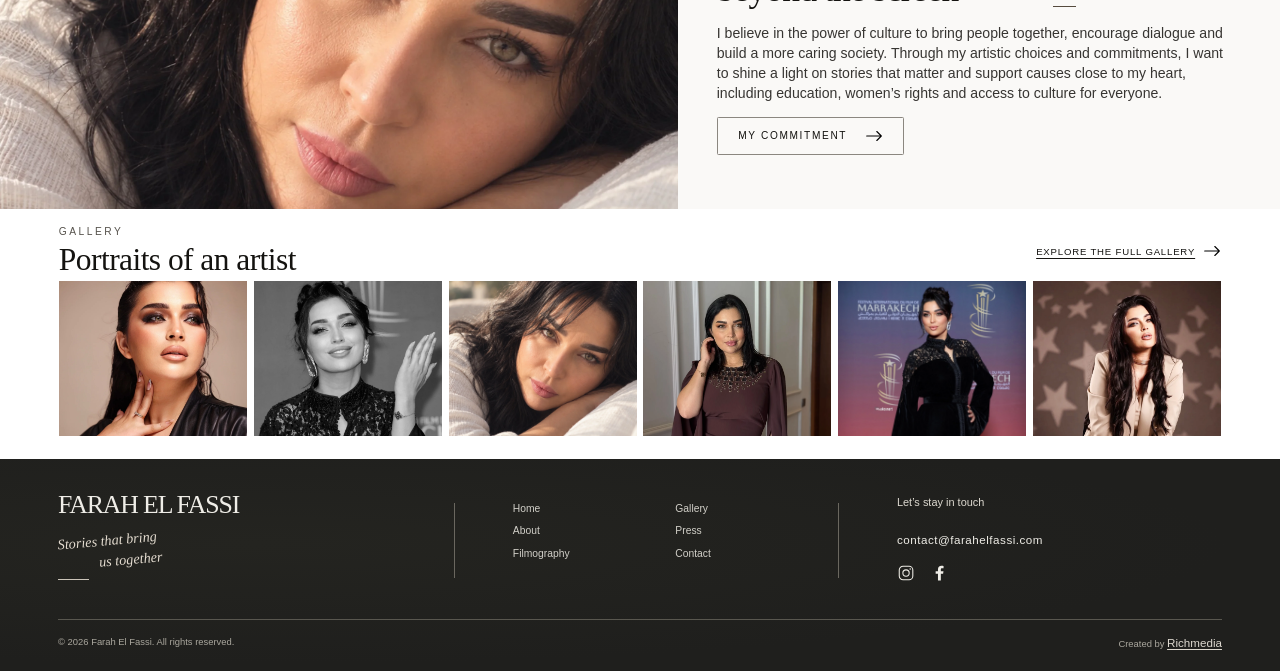
<file: en/a-propos.html>
<!doctype html>
<html lang="en">
<head>
  <meta charset="utf-8">
  <script src="../language.js?v=seo-en-1"></script>
  <meta name="viewport" content="width=device-width, initial-scale=1">
  <meta name="color-scheme" content="light">
  <meta name="theme-color" content="#f5f2ed">
  <meta name="description" content="Explore Farah El Fassi’s journey from Tetouan to Moroccan cinema and television, her key roles, awards and commitment to education, women and culture.">
  <title>About Farah El Fassi — Biography &amp; Career</title>
  <link rel="canonical" href="https://ff-website-henna.vercel.app/en/a-propos.html">
  <link rel="alternate" hreflang="fr" href="https://ff-website-henna.vercel.app/a-propos.html">
  <link rel="alternate" hreflang="en" href="https://ff-website-henna.vercel.app/en/a-propos.html">
  <link rel="alternate" hreflang="x-default" href="https://ff-website-henna.vercel.app/a-propos.html">
  <meta property="og:type" content="website">
  <meta property="og:locale" content="en_GB">
  <meta property="og:locale:alternate" content="fr_FR">
  <meta property="og:site_name" content="Farah El Fassi">
  <meta property="og:title" content="About Farah El Fassi — Biography &amp; Career">
  <meta property="og:description" content="Explore Farah El Fassi’s journey from Tetouan to Moroccan cinema and television, her key roles, awards and commitment to education, women and culture.">
  <meta property="og:url" content="https://ff-website-henna.vercel.app/en/a-propos.html">
  <meta property="og:image" content="https://ff-website-henna.vercel.app/assets/social/farah-el-fassi-share-v1.jpg">
  <meta property="og:image:secure_url" content="https://ff-website-henna.vercel.app/assets/social/farah-el-fassi-share-v1.jpg">
  <meta property="og:image:type" content="image/jpeg">
  <meta property="og:image:width" content="1053">
  <meta property="og:image:height" content="1053">
  <meta property="og:image:alt" content="Portrait of Farah El Fassi in natural light">
  <meta name="twitter:card" content="summary">
  <meta name="twitter:title" content="About Farah El Fassi — Biography &amp; Career">
  <meta name="twitter:description" content="Explore Farah El Fassi’s journey from Tetouan to Moroccan cinema and television, her key roles, awards and commitment to education, women and culture.">
  <meta name="twitter:image" content="https://ff-website-henna.vercel.app/assets/social/farah-el-fassi-share-v1.jpg">
  <meta name="twitter:image:alt" content="Portrait of Farah El Fassi in natural light">

  <link rel="icon" href="../favicon.ico?v=ff-1" sizes="16x16 32x32 48x48" type="image/x-icon">
  <link rel="icon" href="../assets/favicon-32.png?v=ff-1" sizes="32x32" type="image/png">
  <link rel="icon" href="../assets/favicon.svg?v=ff-1" sizes="any" type="image/svg+xml">
  <link rel="apple-touch-icon" href="../assets/apple-touch-icon.png?v=ff-1" sizes="180x180">
  <link rel="preload" as="image" href="../assets/gallery/img_1605.webp">
  <link rel="stylesheet" href="../styles.css?v=showreel-2">
  <link rel="stylesheet" href="../a-propos.css?v=verified-content-2">
  <script src="script.js?v=showreel-2" defer></script>
  <script src="a-propos.js?v=verified-content-2" defer></script>
<link rel="stylesheet" href="content.css?v=english-content-3"></head>
<body class="about-page" data-page="about">
  <a class="skip-link" href="#contenu">Skip to content</a>
  <svg class="svg-library" xmlns="http://www.w3.org/2000/svg" aria-hidden="true">
    <symbol id="i-arrow" viewBox="0 0 24 24"><path d="M4 12h15M14 7l5 5-5 5"/></symbol>
    <symbol id="i-left" viewBox="0 0 24 24"><path d="M20 12H5m5-5-5 5 5 5"/></symbol>
    <symbol id="i-play" viewBox="0 0 24 24"><path d="m9 5 11 7-11 7Z" fill="currentColor" stroke="none"/></symbol>
    <symbol id="i-close" viewBox="0 0 24 24"><path d="m6 6 12 12M6 18 18 6"/></symbol>
    <symbol id="i-menu" viewBox="0 0 24 24"><path d="M3 7h18M3 12h18M3 17h18"/></symbol>
    <symbol id="i-star" viewBox="0 0 24 24"><path d="m12 2.5 2.9 5.9 6.6 1-4.8 4.6 1.1 6.5-5.8-3.1-5.8 3.1 1.1-6.5-4.8-4.6 6.6-1Z"/></symbol>
    <symbol id="i-clap" viewBox="0 0 24 24"><path d="M3 10h18v11H3Zm0 0L2 5l18-3 1 5-18 3Zm4.5-6L6 9m8-6-1.5 5M6 14h12M6 17h5"/></symbol>
    <symbol id="i-heart" viewBox="0 0 24 24"><path d="M20.8 4.8a5.5 5.5 0 0 0-7.8 0L12 5.9l-1.1-1.1a5.5 5.5 0 0 0-7.8 7.8L12 22l8.8-9.4a5.5 5.5 0 0 0 0-7.8Z"/></symbol>
    <symbol id="i-globe" viewBox="0 0 24 24"><circle cx="12" cy="12" r="10"/><ellipse cx="12" cy="12" rx="4.5" ry="10"/><path d="M2 12h20M4.5 6.5h15m-15 11h15"/></symbol>
    <symbol id="i-instagram" viewBox="0 0 24 24"><rect x="3" y="3" width="18" height="18" rx="5"/><circle cx="12" cy="12" r="4.2"/><circle cx="17.5" cy="6.7" r="1" fill="currentColor" stroke="none"/></symbol>
    <symbol id="i-youtube" viewBox="0 0 24 24"><path d="M22 7.5a3 3 0 0 0-2.1-2.1C18.2 5 12 5 12 5s-6.2 0-7.9.4A3 3 0 0 0 2 7.5a27 27 0 0 0 0 9 3 3 0 0 0 2.1 2.1C5.8 19 12 19 12 19s6.2 0 7.9-.4a3 3 0 0 0 2.1-2.1 27 27 0 0 0 0-9Z" fill="currentColor" stroke="none"/><path d="m10 9 5 3-5 3Z" fill="var(--icon-cutout,#faf9f7)" stroke="none"/></symbol>
    <symbol id="i-facebook" viewBox="0 0 24 24"><path d="M14.4 22v-9h3l.5-3.5h-3.5V7.3c0-1 .3-1.7 1.7-1.7H18V2.5c-.3 0-1.5-.2-2.8-.2-2.8 0-4.6 1.7-4.6 4.7v2.5H7.5V13h3.1v9Z" fill="currentColor" stroke="none"/></symbol>
    <symbol id="i-tiktok" viewBox="0 0 24 24"><path d="M15.6 2c.3 2.6 1.7 4.1 4.4 4.3v3.2a9 9 0 0 1-4.4-1.3v7.4a6.4 6.4 0 1 1-5.5-6.3v3.3a3.2 3.2 0 1 0 2.2 3V2Z" fill="currentColor" stroke="none"/></symbol>
    <symbol id="i-plus" viewBox="0 0 24 24"><path d="M12 4v16M4 12h16"/></symbol>
  </svg>

  <div class="site-shell">
    <header class="site-header">
      <a class="brand" href="index.html#accueil" aria-label="Farah El Fassi, home">FARAH EL FASSI</a>
      <nav class="main-nav" id="navigation" aria-label="Main navigation">
        <a href="index.html#accueil" data-i18n="navHome">Home</a>
        <a class="is-active" aria-current="page" href="a-propos.html" data-i18n="navAbout">About</a>
        <a href="filmographie.html" data-i18n="navFilms">Filmography</a>
        <a href="galerie.html" data-i18n="navGallery">Gallery</a>
        <a href="presse.html" data-i18n="navPress">Press</a>
        <a href="contact.html" data-i18n="navContact">Contact</a>
      </nav>
      <div class="header-tools">
        <nav class="language-switch" aria-label="Choose language">
          <a href="../a-propos.html?lang=fr" data-language="fr" lang="fr" hreflang="fr" aria-label="Français">FR</a>
          <span aria-hidden="true">/</span>
          <a href="a-propos.html?lang=en" data-language="en" lang="en" hreflang="en" aria-label="English" aria-current="true">EN</a>
        </nav>
        <div class="socials header-socials">
          <a href="https://www.instagram.com/farahelfassi1/" target="_blank" rel="noopener noreferrer" aria-label="Instagram — opens in a new tab"><svg class="icon"><use href="#i-instagram"/></svg></a>

          <a href="https://www.facebook.com/Farah.Elfassi.Officiel/" target="_blank" rel="noopener noreferrer" aria-label="Facebook"><svg class="icon"><use href="#i-facebook"/></svg></a>

        </div>
        <button class="menu-toggle" type="button" aria-controls="navigation" aria-expanded="false" aria-label="Open menu"><svg class="icon"><use href="#i-menu"/></svg></button>
      </div>
    </header>

    <main id="contenu">
      <section class="profile-hero" aria-labelledby="profile-title">
        <img class="profile-hero-photo" src="../assets/gallery/img_1605.webp" alt="Portrait of Farah El Fassi in black against a beige background" width="1500" height="2000" fetchpriority="high">
        <div class="profile-hero-copy">
          <p class="eyebrow" data-i18n="aboutLabel">ABOUT</p>
          <h1 id="profile-title" data-i18n="profileTitle">A passion,<br>many roles,<br>one story.</h1>
          <p class="profile-intro" data-i18n="profileIntro">Through film and television, I inhabit stories that echo our own lives. My journey is shaped by people, emotions and a deep love for my craft.</p>
          <a class="outline-button" href="#parcours"><span data-i18n="profileJourney">DISCOVER MY JOURNEY</span><img class="about-arrow" src="../assets/icons/arrow-right.svg" width="18" height="18" alt=""></a>
        </div>
        <blockquote class="profile-quote profile-hero-quote"><p data-i18n="profileRoleQuote">I love all my roles,<br>they are all close to me.</p><cite class="quote-source"><a href="https://bladna24.ma/farah-el-fassi-society-art/" target="_blank" rel="noopener noreferrer">Bladna24 · 2024<br>Translated from Arabic ↗</a></cite><span class="quote-line" aria-hidden="true"></span></blockquote>
        <p class="profile-disciplines" data-i18n="profileDisciplines">CINEMA<br>TELEVISION<br>CULTURE<br>SOCIETY<br>COMMITMENT</p>
      </section>

      <section class="profile-bio" id="biographie" aria-labelledby="bio-title">
        <div class="profile-bio-copy">
          <p class="eyebrow" data-i18n="profileBiography">MY BIOGRAPHY</p>
          <h2 id="bio-title" data-i18n="profileBioTitle">An artist inspired<br>by people</h2>
          <p data-i18n="profileBioOne">Originally from Tetouan, Farah El Fassi first gained recognition in cinema with <em>Le Temps des camarades</em> by Mohamed Chrif Tribak, presented in 2008. She reunited with the director for <em>Petits bonheurs</em>, then worked with Mohamed Ismaïl on <em>Dés… Espoirs</em> and <em>La Mora</em>.</p>
          <p data-i18n="profileBioTwo">Her career spans film and television: <em>La Première Page</em>, <em>Salamate et ses filles</em>, <em>Bayn Al Qosour</em> and <em>Rahma</em>. Her film appearances also include <em>Quitte ou double</em> by Rachida Saadi and <em>L’Batal</em> by Omar Lotfi.</p>
          <details class="profile-bio-more"><summary class="outline-button"><span data-i18n="more">LEARN MORE</span><img class="about-arrow" src="../assets/icons/arrow-right.svg" width="18" height="18" alt=""></summary><div><p data-i18n="profileBioMore">After earning her first baccalaureate in 2012 and studying at the National Institute of Fine Arts in Tetouan, she returned to her studies and earned another baccalaureate in 2021. Her career was honoured with a tribute at the Salé International Women’s Film Festival in 2025.<small class="content-sources">Sources: <a href="https://fr.wikipedia.org/wiki/Farah_El_Fassi" target="_blank" rel="noopener noreferrer">Wikipedia</a> · <a href="https://www.fiffs.ma/cineaste-detail.php?id=MTM0&amp;type=0" target="_blank" rel="noopener noreferrer">Salé Film Festival</a> · <a href="https://fr.le360.ma/people/farah-el-fassi-a-passe-et-obtenu-son-bac-pour-la-seconde-fois-la-comedienne-en-livre-la-raison-241175/" target="_blank" rel="noopener noreferrer">Le360</a></small></p><a class="text-link" href="filmographie.html"><span data-i18n="allFilms">VIEW FULL FILMOGRAPHY</span></a></div></details>
        </div>
        <img class="profile-bio-photo" src="../assets/gallery/img_1413.webp" alt="Farah El Fassi at the Marrakech International Film Festival" width="1373" height="2000" loading="lazy">
        <div class="profile-bio-aside"><blockquote class="profile-quote"><p data-i18n="profileHumanQuote">Every character<br>I play leaves<br>a mark on me.</p><cite class="quote-source"><a href="https://bladna24.ma/farah-el-fassi-society-art/" target="_blank" rel="noopener noreferrer">Bladna24 · 2024<br>Translated from Arabic ↗</a></cite><span class="quote-line" aria-hidden="true"></span></blockquote><img class="profile-signature" src="signature.svg" alt="Stories that bring us together" width="224" height="78"></div>
      </section>

      <section class="profile-journey" id="parcours" aria-labelledby="journey-title">
        <div class="profile-journey-heading"><p class="eyebrow" data-i18n="profileMilestones">KEY MOMENTS</p><h2 id="journey-title" data-i18n="profileJourneyTitle">A journey<br>still unfolding</h2><span class="quote-line" aria-hidden="true"></span></div>
        <ol class="profile-milestones">
          <li><span class="milestone-date" data-i18n="years">20 years</span><strong data-i18n="profilePassion">One shared passion</strong><p data-i18n="profilePassionText">Stories and encounters that shape us.</p></li>
          <li><time>2015</time><strong>Petits bonheurs</strong><p data-i18n="profileSmallJoys">A story of friendship on the big screen.</p></li>
          <li><time>2018</time><strong>La Première Page</strong><p data-i18n="profileFirstPage">A look at society through television.</p></li>
          <li><time>2024</time><strong data-i18n="profileTwoWorlds">Cinema &amp; television</strong><p>Quitte ou double<br>Bayn Al Qosour</p></li>
          <li><span class="milestone-date" data-i18n="profileToday">Today</span><strong data-i18n="profileFurther">Looking ahead</strong><p data-i18n="profileFurtherText">New projects,<br>the same passion.</p></li>
        </ol>
      </section>

      <section class="profile-awards" id="distinctions" aria-labelledby="profile-awards-title">
        <div class="profile-awards-copy"><p class="eyebrow" data-i18n="awardsLabel">AWARDS</p><h2 id="profile-awards-title" data-i18n="profileAwardsTitle">Recognised<br>talent</h2><p data-i18n="profileAwardsText">From Moroccan festivals to international events, her performances have earned acting awards and tributes.</p><button type="button" class="outline-button" data-dialog="distinctions"><span data-i18n="allAwards">VIEW ALL AWARDS</span><img class="about-arrow" src="../assets/icons/arrow-right.svg" width="18" height="18" alt=""></button></div>
        <ol class="profile-award-list">
          <li><time>2026</time><div><strong data-i18n="africanAward">Best African Actress</strong><span>Africa Golden Awards</span></div></li>
          <li><time>2025</time><div><strong data-i18n="tribute">Tribute</strong><span data-i18n="saleFestival">Salé International Women’s Film Festival</span></div></li>
          <li><time>2024</time><div><strong data-i18n="bestActress">Best Actress</strong><span data-i18n="blackScreens">Festival Écrans Noirs</span></div></li>
          <li><time>2022</time><div><strong data-i18n="bestActress">Best Actress</strong><span>Premios Lorca de Granada</span></div></li>
        </ol>
        <img class="profile-award-photo" src="../assets/gallery/img_6286.webp" alt="Farah El Fassi holding a trophy at an awards ceremony" width="1500" height="2000" loading="lazy">
        <blockquote class="profile-quote profile-award-quote"><p data-i18n="profileAwardsQuote">I cannot describe<br>my immense joy.</p><cite class="quote-source"><a href="https://www.hespress.com/1081161-1081161.html" target="_blank" rel="noopener noreferrer">Hespress · 2022<br>On receiving the award for La Mora.<br>Translated from Arabic ↗</a></cite><span class="quote-line" aria-hidden="true"></span></blockquote>
      </section>

      <section class="profile-values" id="engagement" aria-labelledby="values-title">
        <img class="profile-values-photo" src="../assets/gallery/img_1500.webp" alt="Portrait of Farah El Fassi in natural light" width="1053" height="1053" loading="lazy">
        <div class="profile-values-copy"><p class="eyebrow" data-i18n="profileValues">MY VALUES</p><h2 id="values-title" data-i18n="profileValuesTitle">Commitment<br>beyond the screen</h2><div class="profile-quote profile-values-quote editorial-quote"><p data-i18n="profileArtQuote">Education, women’s rights,<br>culture for everyone.</p><span class="quote-line" aria-hidden="true"></span></div><p class="profile-values-text" data-i18n="profileValuesText">I believe in the power of culture to bring people together, encourage dialogue and build a more caring society. Through my artistic choices and commitments, I want to shine a light on stories that matter and support causes close to my heart, including education, women’s rights and access to culture for everyone.</p><a class="outline-button" href="contact.html?subject=collaboration#contact-form-title"><span data-i18n="profileCommitment">MY COMMITMENT</span><img class="about-arrow" src="../assets/icons/arrow-right.svg" width="18" height="18" alt=""></a></div>
      </section>

      <section class="profile-gallery" id="galerie" aria-labelledby="profile-gallery-title">
        <div class="profile-gallery-heading"><div><p class="eyebrow" data-i18n="profileGallery">GALLERY</p><h2 id="profile-gallery-title" data-i18n="profilePortraits">Portraits of an artist</h2></div><a class="text-link" href="galerie.html"><span data-i18n="profileAllGallery">EXPLORE THE FULL GALLERY</span><img class="about-arrow" src="../assets/icons/arrow-right.svg" width="18" height="18" alt=""></a></div>
        <div class="gallery-track profile-portraits" aria-label="Portraits of Farah El Fassi">
          <button class="gallery-item" type="button" data-image="../assets/gallery/img_1605.webp" data-caption="A gaze, a presence" aria-label="Enlarge: A gaze, a presence"><img src="../assets/gallery/img_1605.webp" alt="A gaze, a presence" style="object-position:50% 28%" loading="lazy"></button>
          <button class="gallery-item" type="button" data-image="../assets/gallery/img_1413.webp" data-caption="An evening smile" aria-label="Enlarge: An evening smile"><img src="../assets/gallery/img_1413.webp" alt="An evening smile" style="object-position:50% 18%" loading="lazy"></button>
          <button class="gallery-item" type="button" data-image="../assets/gallery/img_1500.webp" data-caption="A quiet moment" aria-label="Enlarge: A quiet moment"><img src="../assets/gallery/img_1500.webp" alt="A quiet moment" style="object-position:50% 45%" loading="lazy"></button>
          <button class="gallery-item" type="button" data-image="../assets/gallery/img_6368.webp" data-caption="Elegance in natural light" aria-label="Enlarge: Elegance in natural light"><img src="../assets/gallery/img_6368.webp" alt="Elegance in natural light" style="object-position:50% 16%" loading="lazy"></button>
          <button class="gallery-item" type="button" data-image="../assets/gallery/img_1187.webp" data-caption="A glance in Marrakech" aria-label="Enlarge: A glance in Marrakech"><img src="../assets/gallery/img_1187.webp" alt="A glance in Marrakech" style="object-position:50% 20%" loading="lazy"></button>
          <button class="gallery-item" type="button" data-image="../assets/gallery/img_0166.webp" data-caption="Beneath the stars" aria-label="Enlarge: Beneath the stars"><img src="../assets/gallery/img_0166.webp" alt="Beneath the stars" style="object-position:50% 20%" loading="lazy"></button>
        </div>
      </section>
    </main>
    <footer class="site-footer" id="site-footer">
      <div class="footer-main">
        <div class="footer-brand"><a class="brand" href="index.html#accueil">FARAH EL FASSI</a><img src="signature-light.svg" alt="Stories that bring us together" width="224" height="78"><span class="footer-dash"></span></div>
        <nav class="footer-nav" aria-label="Footer navigation"><div><a href="index.html#accueil" data-i18n="navHome">Home</a><a aria-current="page" href="a-propos.html" data-i18n="navAbout">About</a><a href="filmographie.html" data-i18n="navFilms">Filmography</a></div><div><a href="galerie.html" data-i18n="navGallery">Gallery</a><a href="presse.html" data-i18n="navPress">Press</a><a href="contact.html" data-i18n="navContact">Contact</a></div></nav>
        <div class="footer-contact"><p data-i18n="keepInTouch">Let’s stay in touch</p><a class="contact-email" href="mailto:contact@farahelfassi.com">contact@farahelfassi.com</a><div class="socials"><a href="https://www.instagram.com/farahelfassi1/" target="_blank" rel="noopener noreferrer" aria-label="Instagram"><svg class="icon"><use href="#i-instagram"/></svg></a><a href="https://www.facebook.com/Farah.Elfassi.Officiel/" target="_blank" rel="noopener noreferrer" aria-label="Facebook"><svg class="icon"><use href="#i-facebook"/></svg></a></div></div>
      </div>
      <div class="footer-bottom"><small data-i18n="copyright">© 2026 Farah El Fassi. All rights reserved.</small><small><span data-i18n="madeBy">Created by</span> <a href="https://www.richmedia.ma/" target="_blank" rel="noopener noreferrer">Richmedia</a></small></div>
    </footer>
  </div>

  <dialog class="content-dialog" id="content-dialog" aria-labelledby="dialog-title"><button class="dialog-close" type="button" aria-label="Close window"><svg class="icon"><use href="#i-close"/></svg></button><div id="dialog-body"></div></dialog>
  <dialog class="lightbox" id="image-dialog" aria-labelledby="image-caption"><button class="dialog-close" type="button" aria-label="Close photograph"><svg class="icon"><use href="#i-close"/></svg></button><button class="lightbox-arrow previous" type="button" data-lightbox-direction="-1" aria-label="Previous photograph"><svg class="icon"><use href="#i-left"/></svg></button><figure><img id="lightbox-image" alt=""><figcaption id="image-caption"></figcaption></figure><button class="lightbox-arrow next" type="button" data-lightbox-direction="1" aria-label="Next photograph"><svg class="icon"><use href="#i-arrow"/></svg></button></dialog>
</body>
</html>
</file>
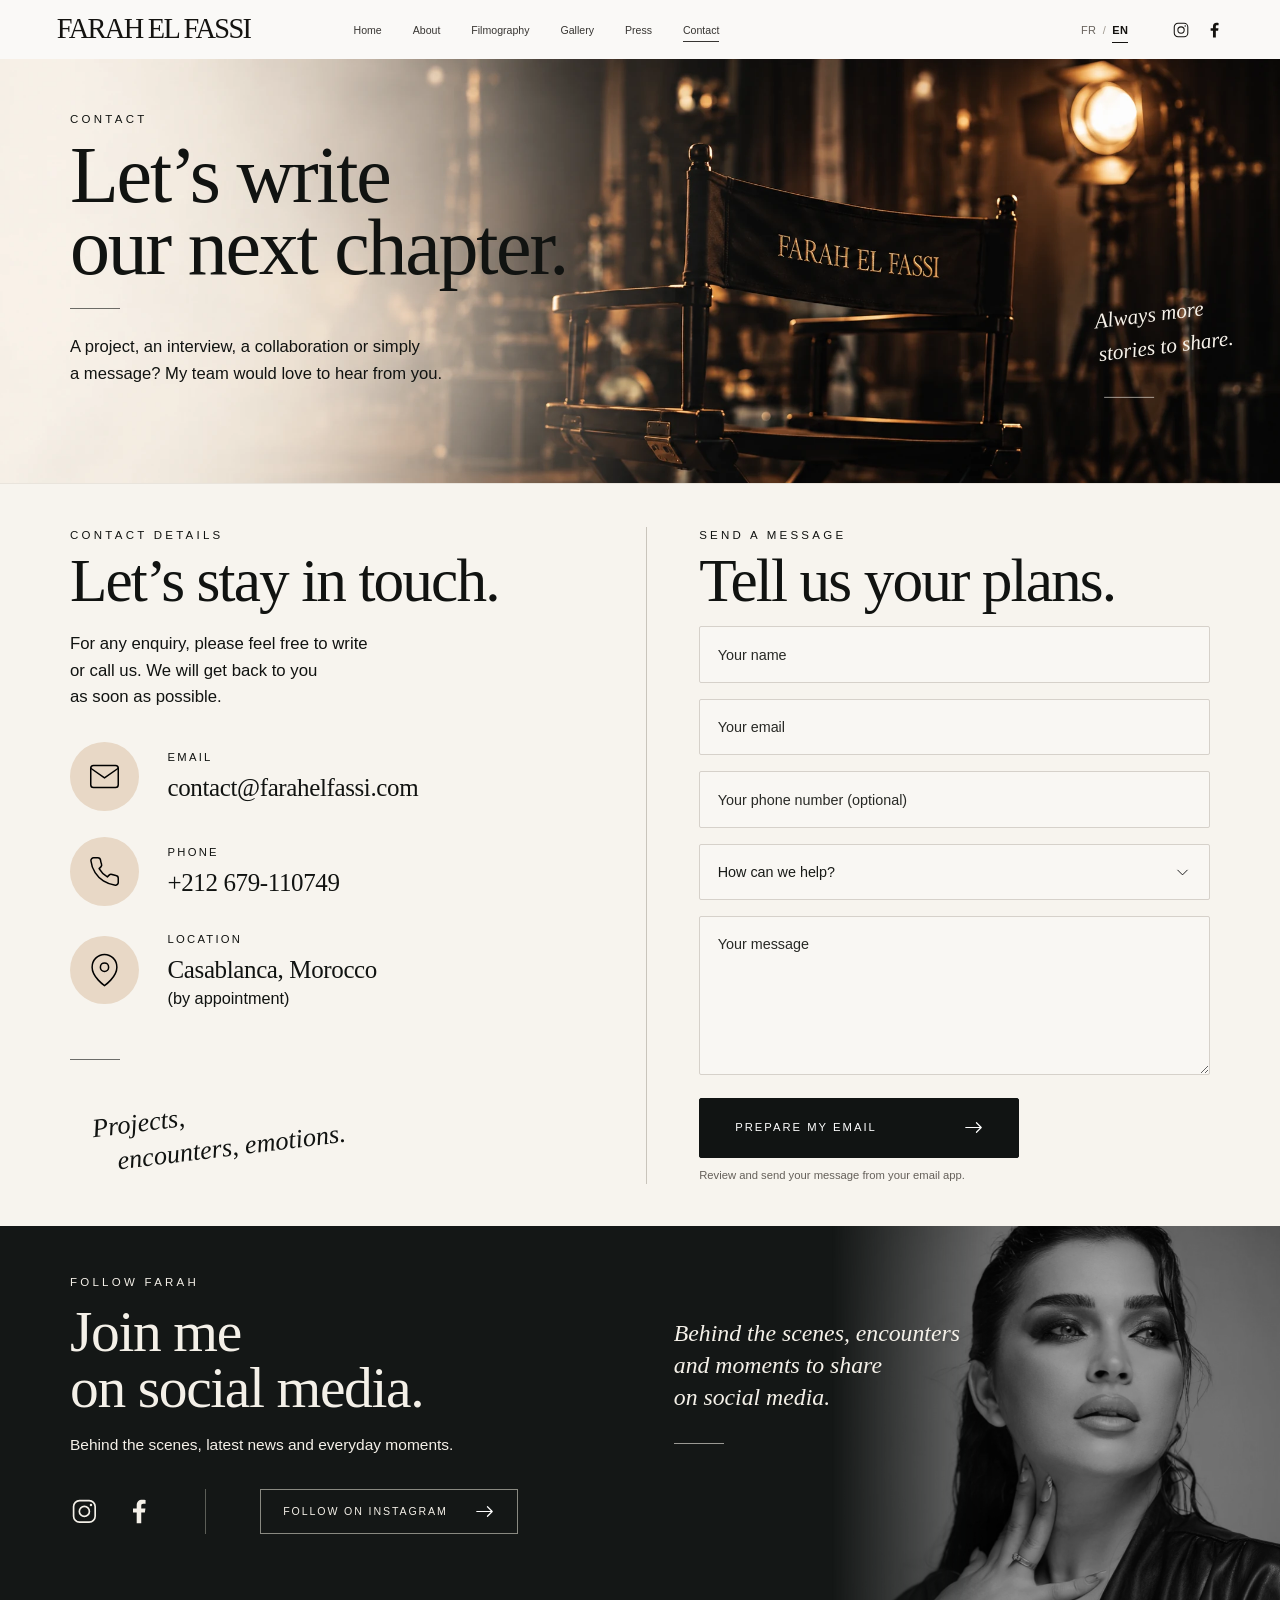
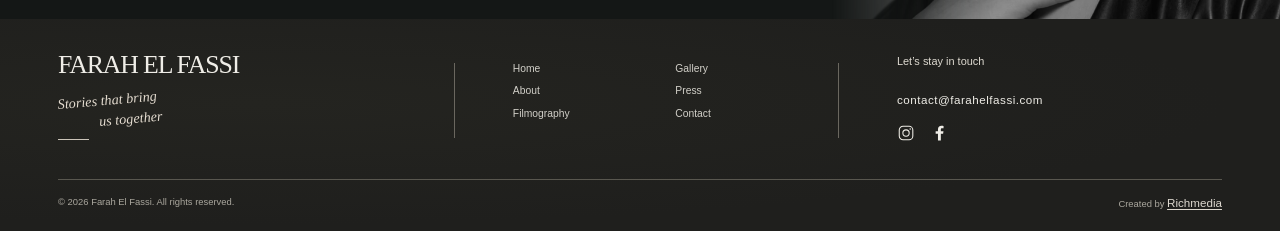
<file: en/contact.html>
<!doctype html>
<html lang="en">
<head><meta charset="utf-8">
  <script src="../language.js?v=seo-en-1"></script><meta name="viewport" content="width=device-width, initial-scale=1"><meta name="color-scheme" content="light"><meta name="theme-color" content="#faf8f5"><title>Contact Farah El Fassi — Projects &amp; Media Enquiries</title>
  <link rel="canonical" href="https://ff-website-henna.vercel.app/en/contact.html">
  <link rel="alternate" hreflang="fr" href="https://ff-website-henna.vercel.app/contact.html">
  <link rel="alternate" hreflang="en" href="https://ff-website-henna.vercel.app/en/contact.html">
  <link rel="alternate" hreflang="x-default" href="https://ff-website-henna.vercel.app/contact.html">
  <meta property="og:type" content="website">
  <meta property="og:locale" content="en_GB">
  <meta property="og:locale:alternate" content="fr_FR">
  <meta property="og:site_name" content="Farah El Fassi">
  <meta property="og:title" content="Contact Farah El Fassi — Projects &amp; Media Enquiries">
  <meta property="og:description" content="Contact Farah El Fassi’s team for film and television projects, interviews, media enquiries and collaborations. Find contact details and send an enquiry.">
  <meta property="og:url" content="https://ff-website-henna.vercel.app/en/contact.html">
  <meta property="og:image" content="https://ff-website-henna.vercel.app/assets/social/farah-el-fassi-share-v1.jpg">
  <meta property="og:image:secure_url" content="https://ff-website-henna.vercel.app/assets/social/farah-el-fassi-share-v1.jpg">
  <meta property="og:image:type" content="image/jpeg">
  <meta property="og:image:width" content="1053">
  <meta property="og:image:height" content="1053">
  <meta property="og:image:alt" content="Portrait of Farah El Fassi in natural light">
  <meta name="twitter:card" content="summary">
  <meta name="twitter:title" content="Contact Farah El Fassi — Projects &amp; Media Enquiries">
  <meta name="twitter:description" content="Contact Farah El Fassi’s team for film and television projects, interviews, media enquiries and collaborations. Find contact details and send an enquiry.">
  <meta name="twitter:image" content="https://ff-website-henna.vercel.app/assets/social/farah-el-fassi-share-v1.jpg">
  <meta name="twitter:image:alt" content="Portrait of Farah El Fassi in natural light">
<meta name="description" content="Contact Farah El Fassi’s team for film and television projects, interviews, media enquiries and collaborations. Find contact details and send an enquiry."><link rel="icon" href="../favicon.ico?v=ff-1" sizes="16x16 32x32 48x48" type="image/x-icon">
  <link rel="icon" href="../assets/favicon-32.png?v=ff-1" sizes="32x32" type="image/png">
  <link rel="icon" href="../assets/favicon.svg?v=ff-1" sizes="any" type="image/svg+xml">
  <link rel="apple-touch-icon" href="../assets/apple-touch-icon.png?v=ff-1" sizes="180x180"><link rel="preload" as="image" href="../assets/contact/hero-studio.webp"><link rel="stylesheet" href="../styles.css?v=showreel-2"><link rel="stylesheet" href="../contact.css?v=verified-content-2"><script src="script.js?v=showreel-2" defer></script><script src="contact.js?v=verified-content-2" defer></script><link rel="stylesheet" href="content.css?v=english-content-3"></head>
<body class="contact-page" data-page="contact"><a class="skip-link" href="#contenu">Skip to content</a><svg class="svg-library" xmlns="http://www.w3.org/2000/svg" aria-hidden="true">
    <symbol id="i-arrow" viewBox="0 0 24 24"><path d="M4 12h15M14 7l5 5-5 5"/></symbol>
    <symbol id="i-left" viewBox="0 0 24 24"><path d="M20 12H5m5-5-5 5 5 5"/></symbol>
    <symbol id="i-play" viewBox="0 0 24 24"><path d="m9 5 11 7-11 7Z" fill="currentColor" stroke="none"/></symbol>
    <symbol id="i-close" viewBox="0 0 24 24"><path d="m6 6 12 12M6 18 18 6"/></symbol>
    <symbol id="i-menu" viewBox="0 0 24 24"><path d="M3 7h18M3 12h18M3 17h18"/></symbol>
    <symbol id="i-star" viewBox="0 0 24 24"><path d="m12 2.5 2.9 5.9 6.6 1-4.8 4.6 1.1 6.5-5.8-3.1-5.8 3.1 1.1-6.5-4.8-4.6 6.6-1Z"/></symbol>
    <symbol id="i-clap" viewBox="0 0 24 24"><path d="M3 10h18v11H3Zm0 0L2 5l18-3 1 5-18 3Zm4.5-6L6 9m8-6-1.5 5M6 14h12M6 17h5"/></symbol>
    <symbol id="i-heart" viewBox="0 0 24 24"><path d="M20.8 4.8a5.5 5.5 0 0 0-7.8 0L12 5.9l-1.1-1.1a5.5 5.5 0 0 0-7.8 7.8L12 22l8.8-9.4a5.5 5.5 0 0 0 0-7.8Z"/></symbol>
    <symbol id="i-globe" viewBox="0 0 24 24"><circle cx="12" cy="12" r="10"/><ellipse cx="12" cy="12" rx="4.5" ry="10"/><path d="M2 12h20M4.5 6.5h15m-15 11h15"/></symbol>
    <symbol id="i-instagram" viewBox="0 0 24 24"><rect x="3" y="3" width="18" height="18" rx="5"/><circle cx="12" cy="12" r="4.2"/><circle cx="17.5" cy="6.7" r="1" fill="currentColor" stroke="none"/></symbol>
    <symbol id="i-youtube" viewBox="0 0 24 24"><path d="M22 7.5a3 3 0 0 0-2.1-2.1C18.2 5 12 5 12 5s-6.2 0-7.9.4A3 3 0 0 0 2 7.5a27 27 0 0 0 0 9 3 3 0 0 0 2.1 2.1C5.8 19 12 19 12 19s6.2 0 7.9-.4a3 3 0 0 0 2.1-2.1 27 27 0 0 0 0-9Z" fill="currentColor" stroke="none"/><path d="m10 9 5 3-5 3Z" fill="var(--icon-cutout,#faf9f7)" stroke="none"/></symbol>
    <symbol id="i-facebook" viewBox="0 0 24 24"><path d="M14.4 22v-9h3l.5-3.5h-3.5V7.3c0-1 .3-1.7 1.7-1.7H18V2.5c-.3 0-1.5-.2-2.8-.2-2.8 0-4.6 1.7-4.6 4.7v2.5H7.5V13h3.1v9Z" fill="currentColor" stroke="none"/></symbol>
    <symbol id="i-tiktok" viewBox="0 0 24 24"><path d="M15.6 2c.3 2.6 1.7 4.1 4.4 4.3v3.2a9 9 0 0 1-4.4-1.3v7.4a6.4 6.4 0 1 1-5.5-6.3v3.3a3.2 3.2 0 1 0 2.2 3V2Z" fill="currentColor" stroke="none"/></symbol>
    <symbol id="i-plus" viewBox="0 0 24 24"><path d="M12 4v16M4 12h16"/></symbol>
  </svg><div class="site-shell"><header class="site-header">
      <a class="brand" href="index.html#accueil" aria-label="Farah El Fassi, home">FARAH EL FASSI</a>
      <nav class="main-nav" id="navigation" aria-label="Main navigation">
        <a href="index.html#accueil" data-i18n="navHome">Home</a>
        <a href="a-propos.html" data-i18n="navAbout">About</a>
        <a href="filmographie.html" data-i18n="navFilms">Filmography</a>
        <a href="galerie.html" data-i18n="navGallery">Gallery</a>
        <a href="presse.html" data-i18n="navPress">Press</a>
        <a class="is-active" aria-current="page" href="contact.html" data-i18n="navContact">Contact</a>
      </nav>
      <div class="header-tools">
        <nav class="language-switch" aria-label="Choose language">
          <a href="../contact.html?lang=fr" data-language="fr" lang="fr" hreflang="fr" aria-label="Français">FR</a>
          <span aria-hidden="true">/</span>
          <a href="contact.html?lang=en" data-language="en" lang="en" hreflang="en" aria-label="English" aria-current="true">EN</a>
        </nav>
        <div class="socials header-socials">
          <a href="https://www.instagram.com/farahelfassi1/" target="_blank" rel="noopener noreferrer" aria-label="Instagram — opens in a new tab"><svg class="icon"><use href="#i-instagram"/></svg></a>

          <a href="https://www.facebook.com/Farah.Elfassi.Officiel/" target="_blank" rel="noopener noreferrer" aria-label="Facebook"><svg class="icon"><use href="#i-facebook"/></svg></a>

        </div>
        <button class="menu-toggle" type="button" aria-controls="navigation" aria-expanded="false" aria-label="Open menu"><svg class="icon"><use href="#i-menu"/></svg></button>
      </div>
    </header>
<main id="contenu">
<section class="contact-hero" aria-labelledby="contact-title">
 <img class="contact-hero-image" src="../assets/contact/hero-studio.webp" width="2172" height="724" alt="Director’s chair bearing the name Farah El Fassi, lit by a film spotlight" fetchpriority="high">
 <div class="contact-hero-copy"><p class="contact-eyebrow" data-i18n="contactLabel">CONTACT</p><h1 id="contact-title" data-i18n="contactTitle">Let’s write<br>our next chapter.</h1><span class="contact-rule"></span><p class="contact-intro" data-i18n="contactIntro">A project, an interview, a collaboration or simply <br>a message? My team would love to hear from you.</p></div>
 <p class="contact-hero-quote contact-handwritten" data-i18n="contactHeroQuote">Always more<br>stories to share.<span class="contact-rule"></span></p>
</section>
<section class="contact-main" aria-label="Contact details and enquiry form">
 <div class="contact-details"><p class="contact-eyebrow" data-i18n="contactDetailsLabel">CONTACT DETAILS</p><h2 data-i18n="contactDetailsTitle">Let’s stay in touch.</h2><p class="contact-details-intro" data-i18n="contactDetailsIntro">For any enquiry, please feel free to write <br>or call us. We will get back to you <br>as soon as possible.</p>
 <address class="contact-address">
  <div class="contact-detail"><span class="contact-icon"><img src="../assets/icons/feather-mail.svg" width="27" height="27" alt=""></span><div><p class="contact-eyebrow" data-i18n="contactEmailLabel">EMAIL</p><a href="mailto:contact@farahelfassi.com">contact@farahelfassi.com</a></div></div>
  <div class="contact-detail"><span class="contact-icon"><img src="../assets/icons/feather-phone.svg" width="27" height="27" alt=""></span><div><p class="contact-eyebrow" data-i18n="contactPhoneLabel">PHONE</p><a href="tel:+212679110749" dir="ltr">+212 679-110749</a></div></div>
  <div class="contact-detail"><span class="contact-icon"><img src="../assets/icons/feather-map-pin.svg" width="27" height="27" alt=""></span><div><p class="contact-eyebrow" data-i18n="contactLocationLabel">LOCATION</p><p class="contact-location" data-i18n="contactCity">Casablanca, Morocco</p><small data-i18n="contactAppointment">(by appointment)</small></div></div>
 </address><span class="contact-rule contact-details-rule"></span><p class="contact-details-quote contact-handwritten" data-i18n="contactDetailsQuote">Projects,<br><span>encounters, emotions.</span></p></div>
 <div class="contact-form-panel"><p class="contact-eyebrow" data-i18n="contactMessageLabel">SEND A MESSAGE</p><h2 id="contact-form-title" data-i18n="contactFormTitle">Tell us your plans.</h2>
 <form id="contact-form" aria-labelledby="contact-form-title" aria-describedby="contact-form-note">
  <label class="contact-sr-only" for="contact-name" data-i18n="contactName">Your name</label><input id="contact-name" name="name" autocomplete="name" maxlength="100" placeholder="Your name" required>
  <label class="contact-sr-only" for="contact-email" data-i18n="contactEmail">Your email</label><input id="contact-email" name="email" type="email" autocomplete="email" maxlength="254" placeholder="Your email" required>
  <label class="contact-sr-only" for="contact-phone" data-i18n="contactPhone">Your phone number (optional)</label><input id="contact-phone" name="phone" type="tel" autocomplete="tel" maxlength="35" placeholder="Your phone number (optional)">
  <label class="contact-sr-only" for="contact-subject" data-i18n="contactSubject">How can we help?</label><select id="contact-subject" name="subject" required><option value="" disabled selected data-i18n="contactSubject">How can we help?</option><option value="Film or television project" data-i18n="contactSubjectCinema">Film or television project</option><option value="Interviews and press" data-i18n="contactSubjectPress">Interviews and press</option><option value="Collaborations and partnerships" data-i18n="contactSubjectCollab">Collaborations and partnerships</option><option value="Event" data-i18n="contactSubjectEvent">Event</option><option value="Other enquiry" data-i18n="contactSubjectOther">Other enquiry</option></select>
  <label class="contact-sr-only" for="contact-message" data-i18n="contactMessage">Your message</label><textarea id="contact-message" name="message" rows="5" maxlength="5000" placeholder="Your message" required></textarea>
  <button class="contact-button contact-submit" type="submit"><span data-i18n="contactSend">PREPARE MY EMAIL</span><img src="../assets/icons/arrow-right.svg" width="16" height="16" alt=""></button>
  <p class="contact-form-note" id="contact-form-note" data-i18n="contactFormNote">Review and send your message from your email app.</p>
 </form>
 <div class="contact-result" id="contact-result" hidden tabindex="-1" aria-labelledby="contact-result-title"><h3 id="contact-result-title" data-i18n="contactReady">Your email is ready.</h3><p data-i18n="contactReadyDescription">Open your email app to review your message, then send it to our team.</p><div class="contact-result-actions"><a id="contact-mail-link" class="contact-button" href="mailto:contact@farahelfassi.com" data-i18n="contactOpenMail">OPEN MY EMAIL APP</a><button type="button" id="contact-copy" data-i18n="contactCopy">Copy message</button></div><p id="contact-copy-status" role="status" aria-live="polite"></p></div>
 <noscript><style>#contact-form{display:none}</style><p class="contact-noscript">Email us directly at <a href="mailto:contact@farahelfassi.com">contact@farahelfassi.com</a>.</p></noscript>
 </div>
</section>
<section class="contact-social" aria-labelledby="contact-social-title">
 <img class="contact-social-image" src="../assets/gallery/img_1605.webp" width="1200" height="1600" alt="Portrait of Farah El Fassi dressed in black" loading="lazy">
 <div class="contact-social-copy"><p class="contact-eyebrow" data-i18n="contactFollowLabel">FOLLOW FARAH</p><h2 id="contact-social-title" data-i18n="contactFollowTitle">Join me<br>on social media.</h2><p class="contact-social-intro" data-i18n="contactFollowIntro">Behind the scenes, latest news and everyday moments.</p><div class="contact-social-actions"><div class="socials">
          <a href="https://www.instagram.com/farahelfassi1/" target="_blank" rel="noopener noreferrer" aria-label="Instagram — opens in a new tab"><svg class="icon"><use href="#i-instagram"/></svg></a>

          <a href="https://www.facebook.com/Farah.Elfassi.Officiel/" target="_blank" rel="noopener noreferrer" aria-label="Facebook"><svg class="icon"><use href="#i-facebook"/></svg></a>

        </div><a class="contact-button contact-instagram" href="https://www.instagram.com/farahelfassi1/" target="_blank" rel="noopener noreferrer"><span data-i18n="contactInstagram">FOLLOW ON INSTAGRAM</span><img src="../assets/icons/arrow-right.svg" width="16" height="16" alt=""><span class="contact-sr-only"> — opens in a new tab</span></a></div></div>
 <div class="contact-social-quote editorial-quote"><p data-i18n="contactSocialQuote">Behind the scenes, encounters<br>and moments to share<br>on social media.</p><span class="contact-rule"></span></div>
</section>
</main>
<footer class="site-footer" id="site-footer">
      <div class="footer-main">
        <div class="footer-brand"><a class="brand" href="index.html#accueil">FARAH EL FASSI</a><img src="signature-light.svg" alt="Stories that bring us together" width="224" height="78"><span class="footer-dash"></span></div>
        <nav class="footer-nav" aria-label="Footer navigation"><div><a href="index.html#accueil" data-i18n="navHome">Home</a><a href="a-propos.html" data-i18n="navAbout">About</a><a href="filmographie.html" data-i18n="navFilms">Filmography</a></div><div><a href="galerie.html" data-i18n="navGallery">Gallery</a><a href="presse.html" data-i18n="navPress">Press</a><a aria-current="page" href="contact.html" data-i18n="navContact">Contact</a></div></nav>
        <div class="footer-contact"><p data-i18n="keepInTouch">Let’s stay in touch</p><a class="contact-email" href="mailto:contact@farahelfassi.com">contact@farahelfassi.com</a><div class="socials"><a href="https://www.instagram.com/farahelfassi1/" target="_blank" rel="noopener noreferrer" aria-label="Instagram"><svg class="icon"><use href="#i-instagram"/></svg></a><a href="https://www.facebook.com/Farah.Elfassi.Officiel/" target="_blank" rel="noopener noreferrer" aria-label="Facebook"><svg class="icon"><use href="#i-facebook"/></svg></a></div></div>
      </div>
      <div class="footer-bottom"><small data-i18n="copyright">© 2026 Farah El Fassi. All rights reserved.</small><small><span data-i18n="madeBy">Created by</span> <a href="https://www.richmedia.ma/" target="_blank" rel="noopener noreferrer">Richmedia</a></small></div>
    </footer></div>
<dialog class="content-dialog" id="content-dialog" aria-labelledby="dialog-title"><button class="dialog-close" type="button" aria-label="Close window"><svg class="icon"><use href="#i-close"/></svg></button><div id="dialog-body"></div></dialog>
  <dialog class="lightbox" id="image-dialog" aria-labelledby="image-caption"><button class="dialog-close" type="button" aria-label="Close photograph"><svg class="icon"><use href="#i-close"/></svg></button><button class="lightbox-arrow previous" type="button" data-lightbox-direction="-1" aria-label="Previous photograph"><svg class="icon"><use href="#i-left"/></svg></button><figure><img id="lightbox-image" alt=""><figcaption id="image-caption"></figcaption></figure><button class="lightbox-arrow next" type="button" data-lightbox-direction="1" aria-label="Next photograph"><svg class="icon"><use href="#i-arrow"/></svg></button></dialog>
</body></html>
</file>
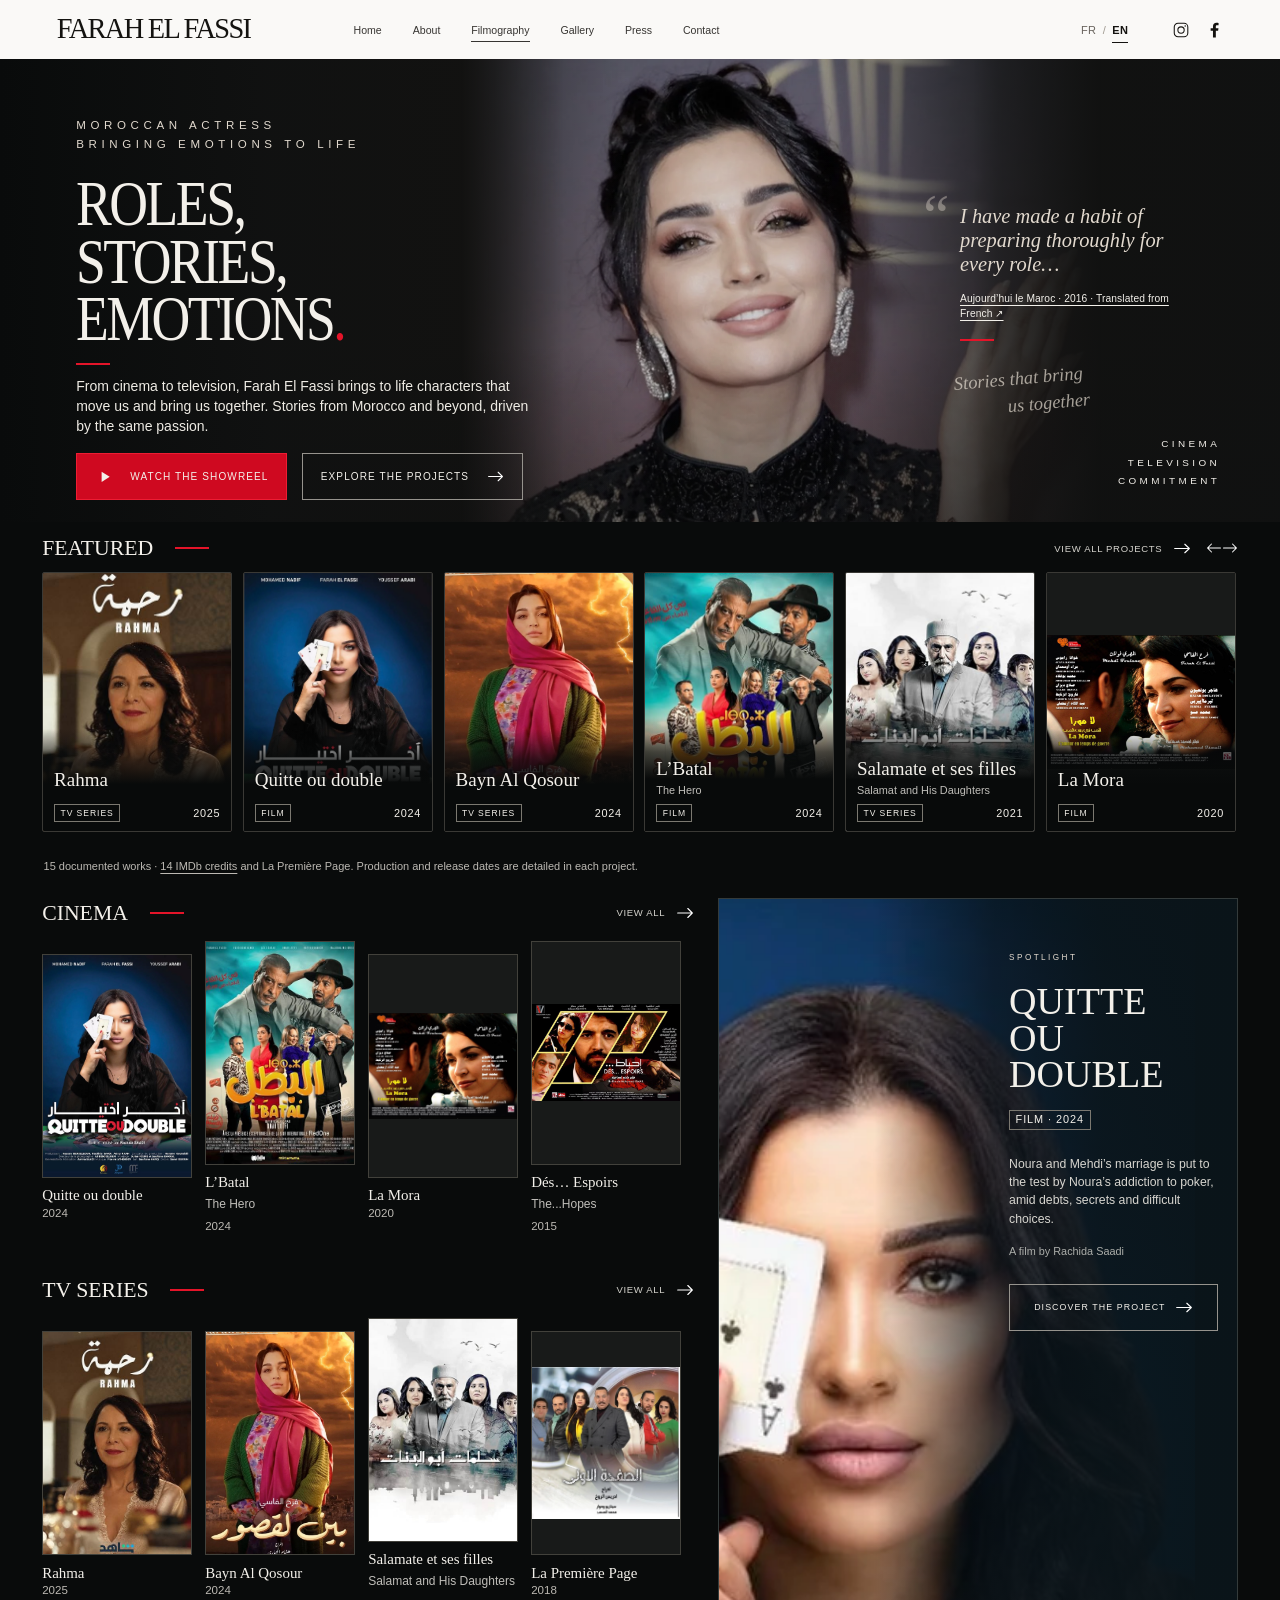
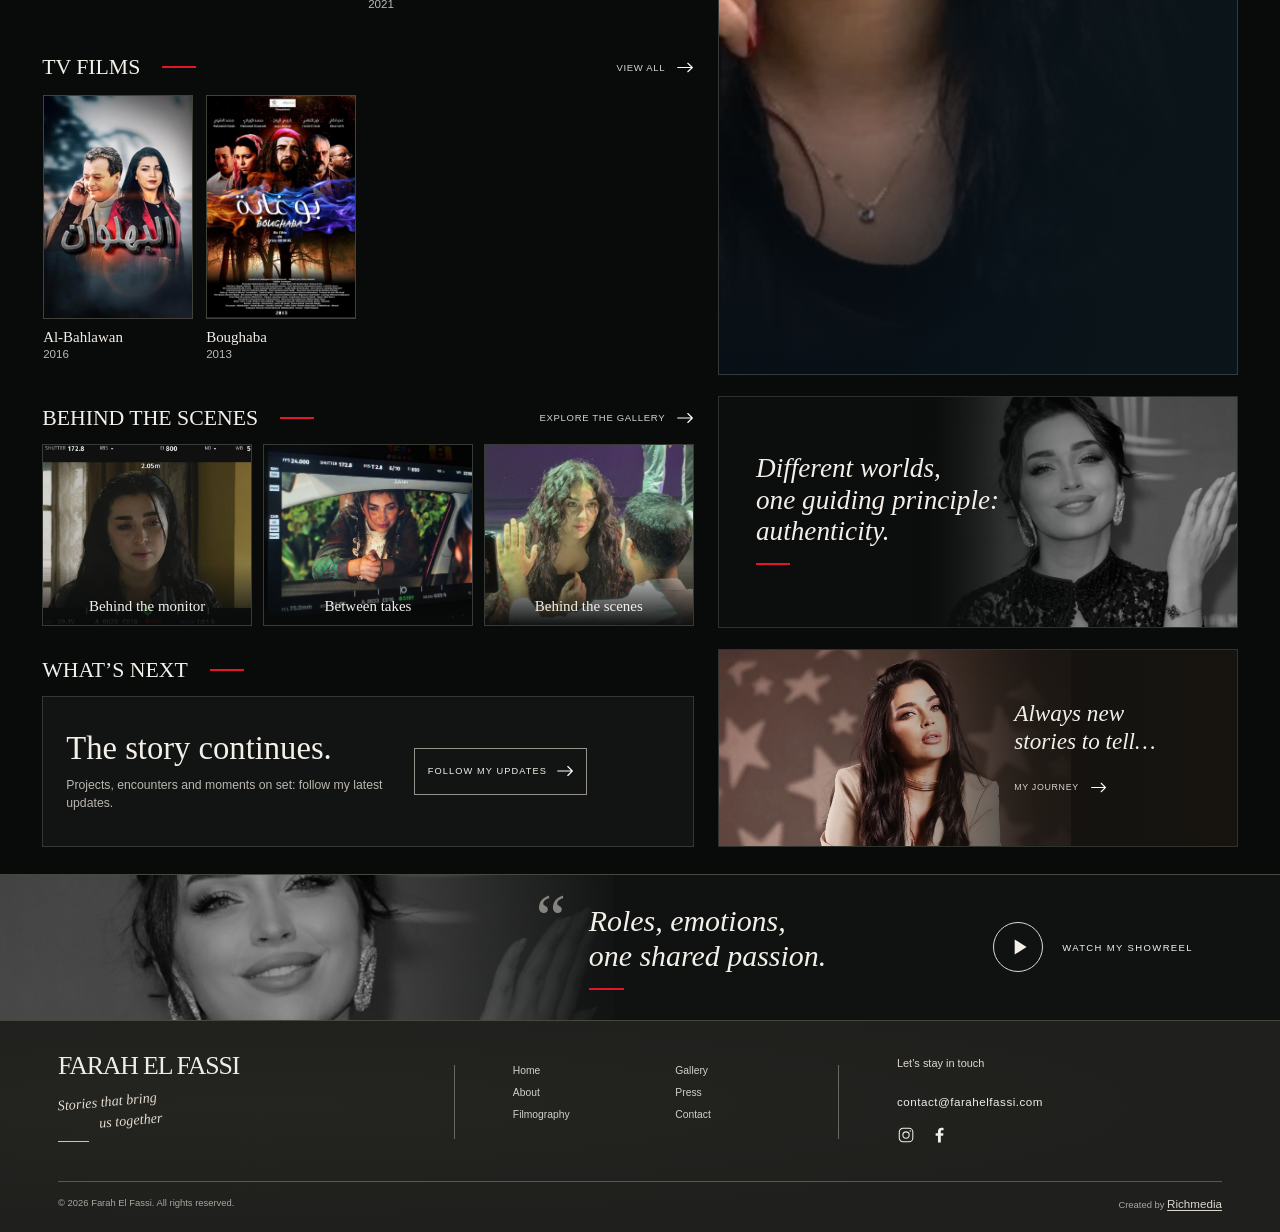
<file: en/filmographie.html>
<!doctype html>
<html lang="en">
<head>
  <meta charset="utf-8">
  <script src="../language.js?v=seo-en-1"></script>
  <meta name="viewport" content="width=device-width, initial-scale=1">
  <meta name="color-scheme" content="dark">
  <meta name="theme-color" content="#090b0b">
  <meta name="description" content="Explore Farah El Fassi’s films and TV series, including Petits bonheurs, La Mora and Rahma. Discover her roles, directors and original film posters.">
  <title>Farah El Fassi — Filmography, Films &amp; TV Series</title>
  <link rel="canonical" href="https://ff-website-henna.vercel.app/en/filmographie.html">
  <link rel="alternate" hreflang="fr" href="https://ff-website-henna.vercel.app/filmographie.html">
  <link rel="alternate" hreflang="en" href="https://ff-website-henna.vercel.app/en/filmographie.html">
  <link rel="alternate" hreflang="x-default" href="https://ff-website-henna.vercel.app/filmographie.html">
  <meta property="og:type" content="website">
  <meta property="og:locale" content="en_GB">
  <meta property="og:locale:alternate" content="fr_FR">
  <meta property="og:site_name" content="Farah El Fassi">
  <meta property="og:title" content="Farah El Fassi — Filmography, Films &amp; TV Series">
  <meta property="og:description" content="Explore Farah El Fassi’s films and TV series, including Petits bonheurs, La Mora and Rahma. Discover her roles, directors and original film posters.">
  <meta property="og:url" content="https://ff-website-henna.vercel.app/en/filmographie.html">
  <meta property="og:image" content="https://ff-website-henna.vercel.app/assets/social/farah-el-fassi-share-v1.jpg">
  <meta property="og:image:secure_url" content="https://ff-website-henna.vercel.app/assets/social/farah-el-fassi-share-v1.jpg">
  <meta property="og:image:type" content="image/jpeg">
  <meta property="og:image:width" content="1053">
  <meta property="og:image:height" content="1053">
  <meta property="og:image:alt" content="Portrait of Farah El Fassi in natural light">
  <meta name="twitter:card" content="summary">
  <meta name="twitter:title" content="Farah El Fassi — Filmography, Films &amp; TV Series">
  <meta name="twitter:description" content="Explore Farah El Fassi’s films and TV series, including Petits bonheurs, La Mora and Rahma. Discover her roles, directors and original film posters.">
  <meta name="twitter:image" content="https://ff-website-henna.vercel.app/assets/social/farah-el-fassi-share-v1.jpg">
  <meta name="twitter:image:alt" content="Portrait of Farah El Fassi in natural light">

  <link rel="icon" href="../favicon.ico?v=ff-1" sizes="16x16 32x32 48x48" type="image/x-icon">
  <link rel="icon" href="../assets/favicon-32.png?v=ff-1" sizes="32x32" type="image/png">
  <link rel="icon" href="../assets/favicon.svg?v=ff-1" sizes="any" type="image/svg+xml">
  <link rel="apple-touch-icon" href="../assets/apple-touch-icon.png?v=ff-1" sizes="180x180">
  <link rel="preload" as="image" href="../assets/gallery/img_1413.webp">
  <link rel="stylesheet" href="../styles.css?v=showreel-2">
  <link rel="stylesheet" href="../filmographie.css?v=qa-mobile-3">
  <script src="script.js?v=showreel-2" defer></script>
  <script src="filmographie.js?v=verified-content-2" defer></script>
<link rel="stylesheet" href="content.css?v=english-content-3"></head>
<body class="cinema-page" data-page="filmography">
  <a class="skip-link" href="#contenu">Skip to content</a>
  <svg class="svg-library" xmlns="http://www.w3.org/2000/svg" aria-hidden="true">
    <symbol id="i-arrow" viewBox="0 0 24 24"><path d="M4 12h15M14 7l5 5-5 5"/></symbol>
    <symbol id="i-left" viewBox="0 0 24 24"><path d="M20 12H5m5-5-5 5 5 5"/></symbol>
    <symbol id="i-play" viewBox="0 0 24 24"><path d="m9 5 11 7-11 7Z" fill="currentColor" stroke="none"/></symbol>
    <symbol id="i-close" viewBox="0 0 24 24"><path d="m6 6 12 12M6 18 18 6"/></symbol>
    <symbol id="i-menu" viewBox="0 0 24 24"><path d="M3 7h18M3 12h18M3 17h18"/></symbol>
    <symbol id="i-star" viewBox="0 0 24 24"><path d="m12 2.5 2.9 5.9 6.6 1-4.8 4.6 1.1 6.5-5.8-3.1-5.8 3.1 1.1-6.5-4.8-4.6 6.6-1Z"/></symbol>
    <symbol id="i-clap" viewBox="0 0 24 24"><path d="M3 10h18v11H3Zm0 0L2 5l18-3 1 5-18 3Zm4.5-6L6 9m8-6-1.5 5M6 14h12M6 17h5"/></symbol>
    <symbol id="i-heart" viewBox="0 0 24 24"><path d="M20.8 4.8a5.5 5.5 0 0 0-7.8 0L12 5.9l-1.1-1.1a5.5 5.5 0 0 0-7.8 7.8L12 22l8.8-9.4a5.5 5.5 0 0 0 0-7.8Z"/></symbol>
    <symbol id="i-globe" viewBox="0 0 24 24"><circle cx="12" cy="12" r="10"/><ellipse cx="12" cy="12" rx="4.5" ry="10"/><path d="M2 12h20M4.5 6.5h15m-15 11h15"/></symbol>
    <symbol id="i-instagram" viewBox="0 0 24 24"><rect x="3" y="3" width="18" height="18" rx="5"/><circle cx="12" cy="12" r="4.2"/><circle cx="17.5" cy="6.7" r="1" fill="currentColor" stroke="none"/></symbol>
    <symbol id="i-youtube" viewBox="0 0 24 24"><path d="M22 7.5a3 3 0 0 0-2.1-2.1C18.2 5 12 5 12 5s-6.2 0-7.9.4A3 3 0 0 0 2 7.5a27 27 0 0 0 0 9 3 3 0 0 0 2.1 2.1C5.8 19 12 19 12 19s6.2 0 7.9-.4a3 3 0 0 0 2.1-2.1 27 27 0 0 0 0-9Z" fill="currentColor" stroke="none"/><path d="m10 9 5 3-5 3Z" fill="var(--icon-cutout,#faf9f7)" stroke="none"/></symbol>
    <symbol id="i-facebook" viewBox="0 0 24 24"><path d="M14.4 22v-9h3l.5-3.5h-3.5V7.3c0-1 .3-1.7 1.7-1.7H18V2.5c-.3 0-1.5-.2-2.8-.2-2.8 0-4.6 1.7-4.6 4.7v2.5H7.5V13h3.1v9Z" fill="currentColor" stroke="none"/></symbol>
    <symbol id="i-tiktok" viewBox="0 0 24 24"><path d="M15.6 2c.3 2.6 1.7 4.1 4.4 4.3v3.2a9 9 0 0 1-4.4-1.3v7.4a6.4 6.4 0 1 1-5.5-6.3v3.3a3.2 3.2 0 1 0 2.2 3V2Z" fill="currentColor" stroke="none"/></symbol>
    <symbol id="i-plus" viewBox="0 0 24 24"><path d="M12 4v16M4 12h16"/></symbol>
  </svg>

  <div class="site-shell">
    <header class="site-header">
      <a class="brand" href="index.html#accueil" aria-label="Farah El Fassi, home">FARAH EL FASSI</a>
      <nav class="main-nav" id="navigation" aria-label="Main navigation">
        <a href="index.html#accueil" data-i18n="navHome">Home</a>
        <a href="a-propos.html" data-i18n="navAbout">About</a>
        <a class="is-active" aria-current="page" href="filmographie.html" data-i18n="navFilms">Filmography</a>
        <a href="galerie.html" data-i18n="navGallery">Gallery</a>
        <a href="presse.html" data-i18n="navPress">Press</a>
        <a href="contact.html" data-i18n="navContact">Contact</a>
      </nav>
      <div class="header-tools">
        <nav class="language-switch" aria-label="Choose language">
          <a href="../filmographie.html?lang=fr" data-language="fr" lang="fr" hreflang="fr" aria-label="Français">FR</a>
          <span aria-hidden="true">/</span>
          <a href="filmographie.html?lang=en" data-language="en" lang="en" hreflang="en" aria-label="English" aria-current="true">EN</a>
        </nav>
        <div class="socials header-socials">
          <a href="https://www.instagram.com/farahelfassi1/" target="_blank" rel="noopener noreferrer" aria-label="Instagram — opens in a new tab"><svg class="icon"><use href="#i-instagram"/></svg></a>

          <a href="https://www.facebook.com/Farah.Elfassi.Officiel/" target="_blank" rel="noopener noreferrer" aria-label="Facebook"><svg class="icon"><use href="#i-facebook"/></svg></a>

        </div>
        <button class="menu-toggle" type="button" aria-controls="navigation" aria-expanded="false" aria-label="Open menu"><svg class="icon"><use href="#i-menu"/></svg></button>
      </div>
    </header>


    <main id="contenu">
      <section class="screen-hero" aria-labelledby="screen-title">
        <img class="screen-hero-photo" src="../assets/gallery/img_1413.webp" alt="Farah El Fassi in a black caftan at the Marrakech Film Festival" width="828" height="1206" fetchpriority="high">
        <div class="screen-hero-copy">
          <p class="screen-eyebrow" data-i18n="heroEyebrow">MOROCCAN ACTRESS<br>BRINGING EMOTIONS TO LIFE</p>
          <h1 id="screen-title" data-i18n="screenTitle">ROLES,<br>STORIES,<br>EMOTIONS<span>.</span></h1>
          <span class="screen-rule" aria-hidden="true"></span>
          <p class="screen-intro" data-i18n="screenIntro">From cinema to television, Farah El Fassi brings to life characters that move us and bring us together. Stories from Morocco and beyond, driven by the same passion.</p>
          <div class="screen-actions"><button class="screen-button primary" type="button" data-dialog="video"><svg class="icon"><use href="#i-play"/></svg><span data-i18n="screenWatch">WATCH THE SHOWREEL</span></button><a class="screen-button" href="#projets"><span data-i18n="screenExplore">EXPLORE THE PROJECTS</span><img src="../assets/icons/arrow-right.svg" width="16" height="16" alt=""></a></div>
        </div>
        <aside class="screen-hero-aside"><blockquote data-i18n="heroQuote">I have made a habit of preparing thoroughly for every role…</blockquote><cite class="quote-source"><a href="https://aujourdhui.ma/culture/cinema/farah-el-fassi-jai-un-penchant-pour-les-roles-de-grandes-dames-de-notre-histoire" target="_blank" rel="noopener noreferrer">Aujourd’hui le Maroc · 2016 · Translated from French ↗</a></cite><span class="screen-rule" aria-hidden="true"></span><img src="signature-light.svg" alt="Stories that bring us together" width="224" height="78"></aside>
        <p class="screen-disciplines" data-i18n="disciplines">CINEMA<br>TELEVISION<br>COMMITMENT</p>
      </section>

      <section class="screen-featured" id="projets" aria-labelledby="featured-title">
        <div class="screen-row-heading"><h2 id="featured-title" data-i18n="screenFeatured">FEATURED</h2><div class="screen-row-tools"><button class="screen-more" type="button" data-catalogue="all"><span data-i18n="screenAll">VIEW ALL PROJECTS</span><img src="../assets/icons/arrow-right.svg" width="16" height="16" alt=""></button><div class="screen-strip-controls"><button type="button" data-screen-direction="-1" aria-label="Previous projects"><img src="../assets/icons/arrow-left.svg" width="16" height="16" alt=""></button><button type="button" data-screen-direction="1" aria-label="Next projects"><img src="../assets/icons/arrow-right.svg" width="16" height="16" alt=""></button></div></div></div>
        <div class="screen-strip" tabindex="0" role="group" aria-label="Films and series featuring Farah El Fassi"><button class="screen-card featured-card" type="button" data-film="rahma" aria-label="Discover Rahma"><span class="screen-art rahma"><img class="poster-original" src="../assets/films/rahma.jpg" alt="Poster for Rahma" loading="lazy"></span><span class="screen-card-info"><strong>Rahma</strong><span class="card-meta"><span class="type-chip">TV SERIES</span><time>2025</time></span></span></button><button class="screen-card featured-card" type="button" data-film="quitte" aria-label="Discover Quitte ou double"><span class="screen-art quitte"><img class="poster-original" src="../assets/films/quitte.webp" alt="Poster for Quitte ou double" loading="lazy"></span><span class="screen-card-info"><strong>Quitte ou double</strong><span class="card-meta"><span class="type-chip">FILM</span><time>2024</time></span></span></button><button class="screen-card featured-card" type="button" data-film="bayn" aria-label="Discover Bayn Al Qosour"><span class="screen-art bayn"><img class="poster-original" src="../assets/films/bayn.webp" alt="Poster for Bayn Al Qosour" loading="lazy"></span><span class="screen-card-info"><strong>Bayn Al Qosour</strong><span class="card-meta"><span class="type-chip">TV SERIES</span><time>2024</time></span></span></button><button class="screen-card featured-card" type="button" data-film="batal" aria-label="Discover L’Batal — The Hero"><span class="screen-art batal"><img class="poster-original" src="../assets/films/batal.jpg" alt="Poster for L’Batal" loading="lazy"></span><span class="screen-card-info"><strong>L’Batal</strong><span class="film-english-title">The Hero</span><span class="card-meta"><span class="type-chip">FILM</span><time>2024</time></span></span></button><button class="screen-card featured-card" type="button" data-film="salamate" aria-label="Discover Salamate et ses filles — Salamat and His Daughters"><span class="screen-art salamate"><img class="poster-original" src="../assets/films/salamate.jpg" alt="Poster for Salamate et ses filles" loading="lazy"></span><span class="screen-card-info"><strong>Salamate et ses filles</strong><span class="film-english-title">Salamat and His Daughters</span><span class="card-meta"><span class="type-chip">TV SERIES</span><time>2021</time></span></span></button><button class="screen-card featured-card" type="button" data-film="mora" aria-label="Discover La Mora"><span class="screen-art mora"><img class="poster-original" src="../assets/films/mora-upload.jpg" alt="Poster for La Mora" loading="lazy"></span><span class="screen-card-info"><strong>La Mora</strong><span class="card-meta"><span class="type-chip">FILM</span><time>2020</time></span></span></button><button class="screen-card featured-card" type="button" data-film="page" aria-label="Discover La Première Page"><span class="screen-art page"><img class="poster-original" src="../assets/films/page.webp" alt="Poster for La Première Page" loading="lazy"></span><span class="screen-card-info"><strong>La Première Page</strong><span class="card-meta"><span class="type-chip">TV SERIES</span><time>2018</time></span></span></button><button class="screen-card featured-card" type="button" data-film="bahlawan" aria-label="Discover Al-Bahlawan"><span class="screen-art bahlawan"><img class="poster-original" src="../assets/films/bahlawan.jpg" alt="Poster for Al-Bahlawan" loading="lazy"></span><span class="screen-card-info"><strong>Al-Bahlawan</strong><span class="card-meta"><span class="type-chip">TV FILM</span><time>2016</time></span></span></button><button class="screen-card featured-card" type="button" data-film="espoirs" aria-label="Discover Dés… Espoirs — The...Hopes"><span class="screen-art espoirs"><img class="poster-original" src="../assets/films/espoirs.webp" alt="Poster for Dés… Espoirs" loading="lazy"></span><span class="screen-card-info"><strong>Dés… Espoirs</strong><span class="film-english-title">The...Hopes</span><span class="card-meta"><span class="type-chip">FILM</span><time>2015</time></span></span></button><button class="screen-card featured-card" type="button" data-film="bonheurs" aria-label="Discover Petits bonheurs — Small Pleasures"><span class="screen-art bonheurs"><img class="poster-original" src="../assets/films/bonheurs.webp" alt="Poster for Petits bonheurs" loading="lazy"></span><span class="screen-card-info"><strong>Petits bonheurs</strong><span class="film-english-title">Small Pleasures</span><span class="card-meta"><span class="type-chip">FILM</span><time>2015</time></span></span></button><button class="screen-card featured-card" type="button" data-film="hibal" aria-label="Discover Hibal Rih"><span class="screen-art hibal"><img class="poster-original" src="../assets/films/hibal.jpg" alt="Poster for Hibal Rih" loading="lazy"></span><span class="screen-card-info"><strong>Hibal Rih</strong><span class="card-meta"><span class="type-chip">TV SERIES</span><time>2015</time></span></span></button><button class="screen-card featured-card" type="button" data-film="coeur" aria-label="Discover Cœur noyé — Drowned Heart"><span class="screen-art coeur"><img class="poster-original" src="../assets/films/coeur.webp" alt="Poster for Cœur noyé" loading="lazy"></span><span class="screen-card-info"><strong>Cœur noyé</strong><span class="film-english-title">Drowned Heart</span><span class="card-meta"><span class="type-chip">FILM</span><time>2014</time></span></span></button><button class="screen-card featured-card" type="button" data-film="boughaba" aria-label="Discover Boughaba"><span class="screen-art boughaba"><img class="poster-original" src="../assets/films/boughaba-upload.jpg" alt="Poster for Boughaba" loading="lazy"></span><span class="screen-card-info"><strong>Boughaba</strong><span class="card-meta"><span class="type-chip">TV FILM</span><time>2013</time></span></span></button><button class="screen-card featured-card" type="button" data-film="enfant" aria-label="Discover L’Enfant cheikh — The Child Sheikh"><span class="screen-art enfant"><img class="poster-original" src="../assets/films/enfant.jpg" alt="Poster for L’Enfant cheikh" loading="lazy"></span><span class="screen-card-info"><strong>L’Enfant cheikh</strong><span class="film-english-title">The Child Sheikh</span><span class="card-meta"><span class="type-chip">FILM</span><time>2012</time></span></span></button><button class="screen-card featured-card" type="button" data-film="camarades" aria-label="Discover Le Temps des camarades — Time of Comrades"><span class="screen-art camarades"><img class="poster-original" src="../assets/films/camarades.jpg" alt="Poster for Le Temps des camarades" loading="lazy"></span><span class="screen-card-info"><strong>Le Temps des camarades</strong><span class="film-english-title">Time of Comrades</span><span class="card-meta"><span class="type-chip">FILM</span><time>2009</time></span></span></button></div>
      </section>

      <p class="screen-source-note">15 documented works · <a href="https://www.imdb.com/fr/name/nm3745346/" target="_blank" rel="noopener noreferrer">14 IMDb credits</a> and La Première Page. Production and release dates are detailed in each project.</p>
<div class="screen-catalogue">
        <div class="screen-shelves">
          <section id="cinema" aria-label="CINEMA"><div class="screen-row-heading"><h2>CINEMA</h2><button type="button" class="screen-more" data-catalogue="cinema">VIEW ALL<img src="../assets/icons/arrow-right.svg" width="16" height="16" alt=""></button></div><div class="screen-shelf-track" tabindex="0" role="group" aria-label="CINEMA — scroll horizontally"><button class="screen-card catalogue-card" type="button" data-film="quitte" aria-label="Discover Quitte ou double"><span class="screen-art quitte"><img class="poster-original" src="../assets/films/quitte.webp" alt="Poster for Quitte ou double" loading="lazy"></span><strong>Quitte ou double</strong><time>2024</time></button><button class="screen-card catalogue-card" type="button" data-film="batal" aria-label="Discover L’Batal — The Hero"><span class="screen-art batal"><img class="poster-original" src="../assets/films/batal.jpg" alt="Poster for L’Batal" loading="lazy"></span><strong>L’Batal</strong><span class="film-english-title">The Hero</span><time>2024</time></button><button class="screen-card catalogue-card" type="button" data-film="mora" aria-label="Discover La Mora"><span class="screen-art mora"><img class="poster-original" src="../assets/films/mora-upload.jpg" alt="Poster for La Mora" loading="lazy"></span><strong>La Mora</strong><time>2020</time></button><button class="screen-card catalogue-card" type="button" data-film="espoirs" aria-label="Discover Dés… Espoirs — The...Hopes"><span class="screen-art espoirs"><img class="poster-original" src="../assets/films/espoirs.webp" alt="Poster for Dés… Espoirs" loading="lazy"></span><strong>Dés… Espoirs</strong><span class="film-english-title">The...Hopes</span><time>2015</time></button><button class="screen-card catalogue-card" type="button" data-film="bonheurs" aria-label="Discover Petits bonheurs — Small Pleasures"><span class="screen-art bonheurs"><img class="poster-original" src="../assets/films/bonheurs.webp" alt="Poster for Petits bonheurs" loading="lazy"></span><strong>Petits bonheurs</strong><span class="film-english-title">Small Pleasures</span><time>2015</time></button><button class="screen-card catalogue-card" type="button" data-film="coeur" aria-label="Discover Cœur noyé — Drowned Heart"><span class="screen-art coeur"><img class="poster-original" src="../assets/films/coeur.webp" alt="Poster for Cœur noyé" loading="lazy"></span><strong>Cœur noyé</strong><span class="film-english-title">Drowned Heart</span><time>2014</time></button><button class="screen-card catalogue-card" type="button" data-film="enfant" aria-label="Discover L’Enfant cheikh — The Child Sheikh"><span class="screen-art enfant"><img class="poster-original" src="../assets/films/enfant.jpg" alt="Poster for L’Enfant cheikh" loading="lazy"></span><strong>L’Enfant cheikh</strong><span class="film-english-title">The Child Sheikh</span><time>2012</time></button><button class="screen-card catalogue-card" type="button" data-film="camarades" aria-label="Discover Le Temps des camarades — Time of Comrades"><span class="screen-art camarades"><img class="poster-original" src="../assets/films/camarades.jpg" alt="Poster for Le Temps des camarades" loading="lazy"></span><strong>Le Temps des camarades</strong><span class="film-english-title">Time of Comrades</span><time>2009</time></button></div></section>
          <section id="series" aria-label="TV SERIES"><div class="screen-row-heading"><h2>TV SERIES</h2><button type="button" class="screen-more" data-catalogue="series">VIEW ALL<img src="../assets/icons/arrow-right.svg" width="16" height="16" alt=""></button></div><div class="screen-shelf-track" tabindex="0" role="group" aria-label="TV SERIES — scroll horizontally"><button class="screen-card catalogue-card" type="button" data-film="rahma" aria-label="Discover Rahma"><span class="screen-art rahma"><img class="poster-original" src="../assets/films/rahma.jpg" alt="Poster for Rahma" loading="lazy"></span><strong>Rahma</strong><time>2025</time></button><button class="screen-card catalogue-card" type="button" data-film="bayn" aria-label="Discover Bayn Al Qosour"><span class="screen-art bayn"><img class="poster-original" src="../assets/films/bayn.webp" alt="Poster for Bayn Al Qosour" loading="lazy"></span><strong>Bayn Al Qosour</strong><time>2024</time></button><button class="screen-card catalogue-card" type="button" data-film="salamate" aria-label="Discover Salamate et ses filles — Salamat and His Daughters"><span class="screen-art salamate"><img class="poster-original" src="../assets/films/salamate.jpg" alt="Poster for Salamate et ses filles" loading="lazy"></span><strong>Salamate et ses filles</strong><span class="film-english-title">Salamat and His Daughters</span><time>2021</time></button><button class="screen-card catalogue-card" type="button" data-film="page" aria-label="Discover La Première Page"><span class="screen-art page"><img class="poster-original" src="../assets/films/page.webp" alt="Poster for La Première Page" loading="lazy"></span><strong>La Première Page</strong><time>2018</time></button><button class="screen-card catalogue-card" type="button" data-film="hibal" aria-label="Discover Hibal Rih"><span class="screen-art hibal"><img class="poster-original" src="../assets/films/hibal.jpg" alt="Poster for Hibal Rih" loading="lazy"></span><strong>Hibal Rih</strong><time>2015</time></button></div></section><section id="telefilms" aria-label="TV FILMS"><div class="screen-row-heading"><h2>TV FILMS</h2><button type="button" class="screen-more" data-catalogue="telefilms">VIEW ALL<img src="../assets/icons/arrow-right.svg" width="16" height="16" alt=""></button></div><div class="screen-shelf-track" tabindex="0" role="group" aria-label="TV FILMS — scroll horizontally"><button class="screen-card catalogue-card" type="button" data-film="bahlawan" aria-label="Discover Al-Bahlawan"><span class="screen-art bahlawan"><img class="poster-original" src="../assets/films/bahlawan.jpg" alt="Poster for Al-Bahlawan" loading="lazy"></span><strong>Al-Bahlawan</strong><time>2016</time></button><button class="screen-card catalogue-card" type="button" data-film="boughaba" aria-label="Discover Boughaba"><span class="screen-art boughaba"><img class="poster-original" src="../assets/films/boughaba-upload.jpg" alt="Poster for Boughaba" loading="lazy"></span><strong>Boughaba</strong><time>2013</time></button></div></section>
          <section id="galerie" class="screen-backstage" aria-labelledby="backstage-title"><div class="screen-row-heading"><h2 id="backstage-title" data-i18n="screenBackstage">BEHIND THE SCENES</h2><a class="screen-more" href="galerie.html"><span data-i18n="screenGallery">EXPLORE THE GALLERY</span><img src="../assets/icons/arrow-right.svg" width="16" height="16" alt=""></a></div><div class="gallery-track backstage-track"><button class="gallery-item backstage-card" type="button" data-image="../assets/gallery/img_2335.webp" data-caption="Behind the monitor" aria-label="Enlarge: Behind the monitor"><img src="../assets/gallery/img_2335.webp" alt="Behind the monitor" loading="lazy"><span>Behind the monitor</span></button><button class="gallery-item backstage-card" type="button" data-image="../assets/gallery/img_2342.webp" data-caption="Between takes" aria-label="Enlarge: Between takes"><img src="../assets/gallery/img_2342.webp" alt="Between takes" loading="lazy"><span>Between takes</span></button><button class="gallery-item backstage-card" type="button" data-image="../assets/gallery/img_3344.webp" data-caption="Behind the scenes" aria-label="Enlarge: Behind the scenes"><img src="../assets/gallery/img_3344.webp" alt="Behind the scenes" loading="lazy"><span>Behind the scenes</span></button></div></section>
          <section class="screen-next" aria-labelledby="next-title"><div class="screen-row-heading"><h2><span id="next-title" data-i18n="screenNext">WHAT’S NEXT</span></h2></div><div class="screen-next-content"><div><h3 data-i18n="screenNewStories">The story continues.</h3><p data-i18n="screenNextText">Projects, encounters and moments on set: follow my latest updates.</p></div><a class="screen-button" href="https://www.instagram.com/farahelfassi1/" target="_blank" rel="noopener noreferrer"><span data-i18n="screenNews">FOLLOW MY UPDATES</span><img src="../assets/icons/arrow-right.svg" width="16" height="16" alt=""></a></div></section>
        </div>
        <aside class="screen-editorial" aria-label="Perspectives on cinema">
          <article class="screen-spotlight">
            <img class="spotlight-photo" src="../assets/films/quitte.webp" alt="Farah El Fassi on the poster for Quitte ou double" loading="lazy">
            <div class="spotlight-copy"><p class="screen-eyebrow" data-i18n="screenSpotlight">SPOTLIGHT</p><h2>QUITTE<br>OU DOUBLE</h2><span class="type-chip">FILM · 2024</span><p class="spotlight-summary" data-i18n="screenSpotlightText">Noura and Mehdi’s marriage is put to the test by Noura’s addiction to poker, amid debts, secrets and difficult choices.</p><p class="spotlight-credit">A film by Rachida Saadi</p><button class="screen-button" type="button" data-film="quitte"><span data-i18n="screenDiscover">DISCOVER THE PROJECT</span><img src="../assets/icons/arrow-right.svg" width="16" height="16" alt=""></button></div>
          </article>
          <div class="screen-quote-panel"><img src="../assets/gallery/img_1413.webp" alt="Black-and-white portrait of Farah El Fassi" loading="lazy"><p class="editorial-line" data-i18n="screenAuthenticity">Different worlds,<br>one guiding principle:<br>authenticity.</p><span class="screen-rule" aria-hidden="true"></span></div>
          <a class="screen-portrait-link" href="a-propos.html"><img src="../assets/gallery/img_0166.webp" alt="Portrait of Farah El Fassi in a beige suit" loading="lazy"><span><em data-i18n="screenAlways">Always new<br>stories to tell…</em><span class="screen-more"><span data-i18n="screenJourney">MY JOURNEY</span><img src="../assets/icons/arrow-right.svg" width="16" height="16" alt=""></span></span></a>
        </aside>
      </div>

      <section class="screen-reel" aria-label="Showreel"><img src="../assets/gallery/img_1413.webp" alt="Farah El Fassi" loading="lazy"><blockquote data-i18n="showreelQuote">Roles, emotions,<br>one shared passion.</blockquote><button class="screen-reel-button" type="button" data-dialog="video"><span class="screen-play"><svg class="icon"><use href="#i-play"/></svg></span><span data-i18n="watchReel">WATCH MY SHOWREEL</span></button></section>
    </main>
    <footer class="site-footer" id="site-footer">
      <div class="footer-main">
        <div class="footer-brand"><a class="brand" href="index.html#accueil">FARAH EL FASSI</a><img src="signature-light.svg" alt="Stories that bring us together" width="224" height="78"><span class="footer-dash"></span></div>
        <nav class="footer-nav" aria-label="Footer navigation"><div><a href="index.html#accueil" data-i18n="navHome">Home</a><a href="a-propos.html" data-i18n="navAbout">About</a><a aria-current="page" href="filmographie.html" data-i18n="navFilms">Filmography</a></div><div><a href="galerie.html" data-i18n="navGallery">Gallery</a><a href="presse.html" data-i18n="navPress">Press</a><a href="contact.html" data-i18n="navContact">Contact</a></div></nav>
        <div class="footer-contact"><p data-i18n="keepInTouch">Let’s stay in touch</p><a class="contact-email" href="mailto:contact@farahelfassi.com">contact@farahelfassi.com</a><div class="socials"><a href="https://www.instagram.com/farahelfassi1/" target="_blank" rel="noopener noreferrer" aria-label="Instagram"><svg class="icon"><use href="#i-instagram"/></svg></a><a href="https://www.facebook.com/Farah.Elfassi.Officiel/" target="_blank" rel="noopener noreferrer" aria-label="Facebook"><svg class="icon"><use href="#i-facebook"/></svg></a></div></div>
      </div>
      <div class="footer-bottom"><small data-i18n="copyright">© 2026 Farah El Fassi. All rights reserved.</small><small><span data-i18n="madeBy">Created by</span> <a href="https://www.richmedia.ma/" target="_blank" rel="noopener noreferrer">Richmedia</a></small></div>
    </footer>
  </div>

  <dialog class="content-dialog" id="content-dialog" aria-labelledby="dialog-title"><button class="dialog-close" type="button" aria-label="Close window"><svg class="icon"><use href="#i-close"/></svg></button><div id="dialog-body"></div></dialog>
  <dialog class="lightbox" id="image-dialog" aria-labelledby="image-caption"><button class="dialog-close" type="button" aria-label="Close photograph"><svg class="icon"><use href="#i-close"/></svg></button><button class="lightbox-arrow previous" type="button" data-lightbox-direction="-1" aria-label="Previous photograph"><svg class="icon"><use href="#i-left"/></svg></button><figure><img id="lightbox-image" alt=""><figcaption id="image-caption"></figcaption></figure><button class="lightbox-arrow next" type="button" data-lightbox-direction="1" aria-label="Next photograph"><svg class="icon"><use href="#i-arrow"/></svg></button></dialog>
</body>
</html>
</file>
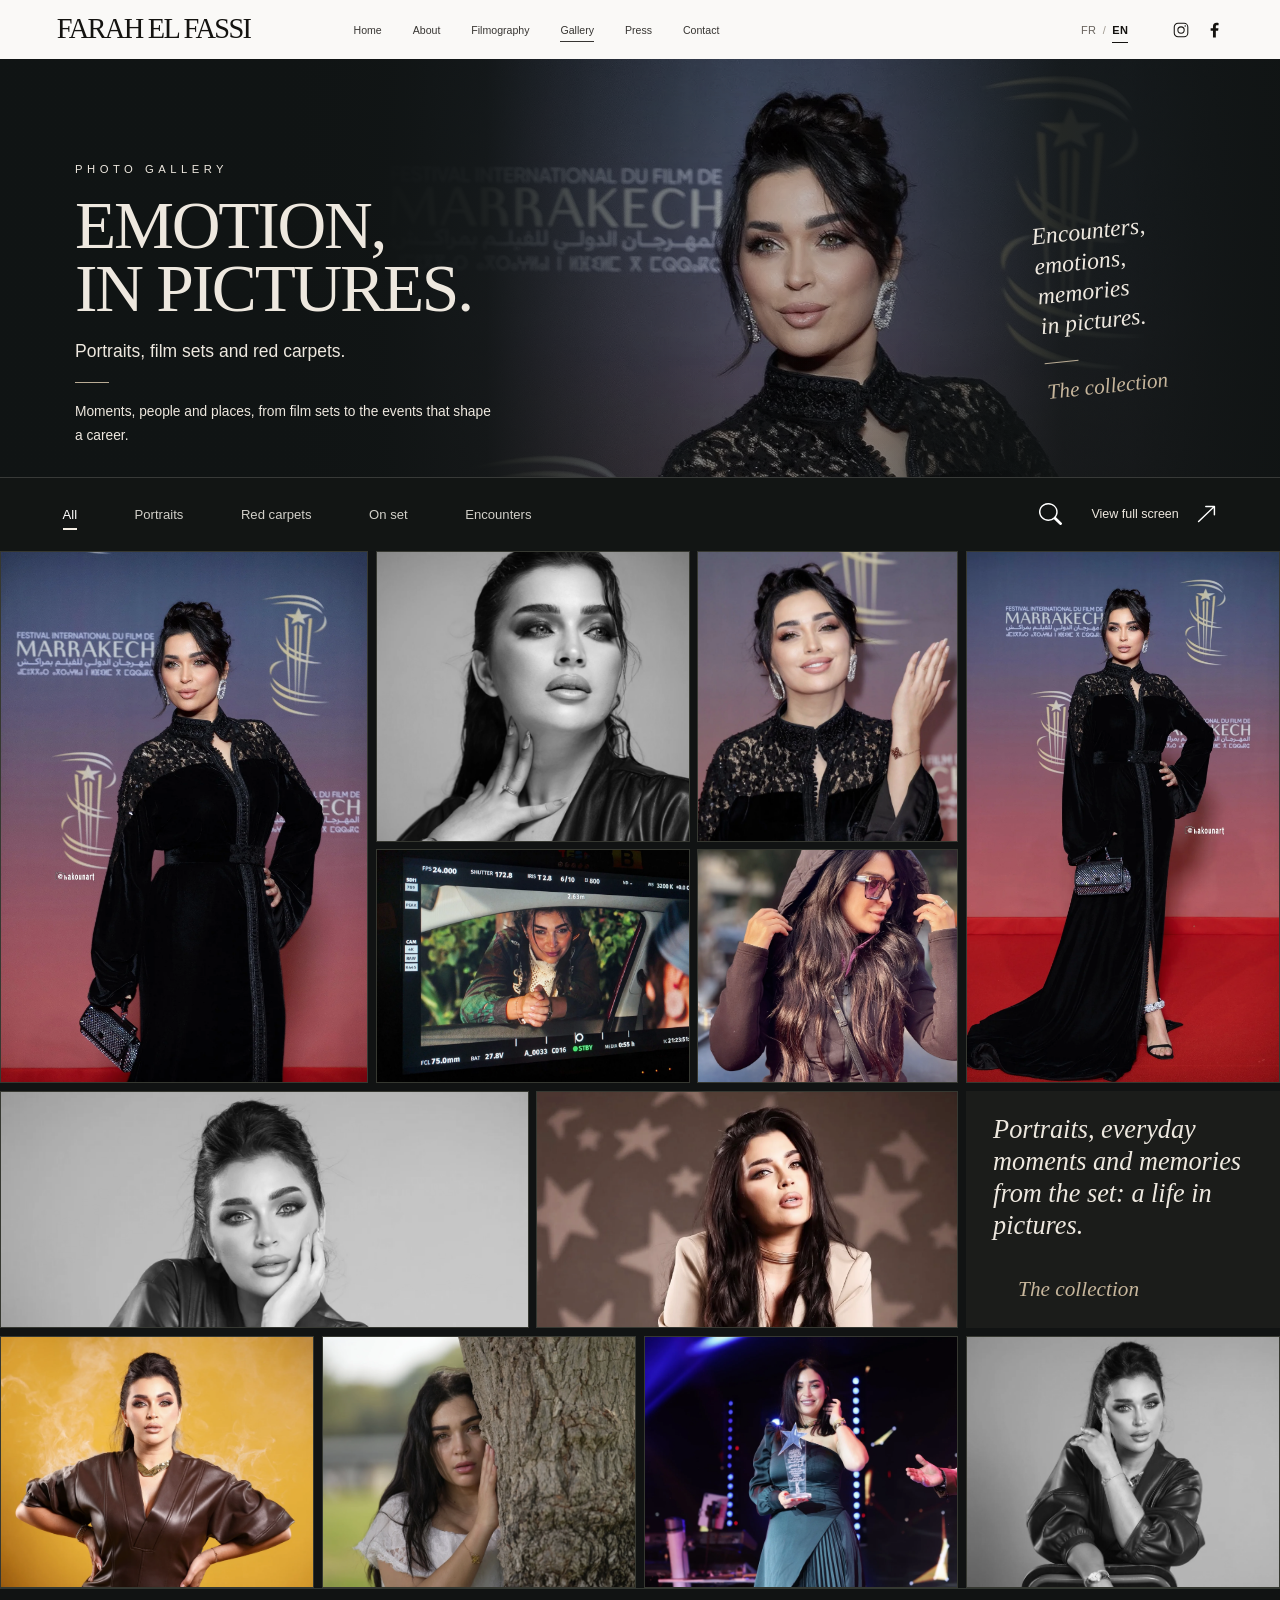
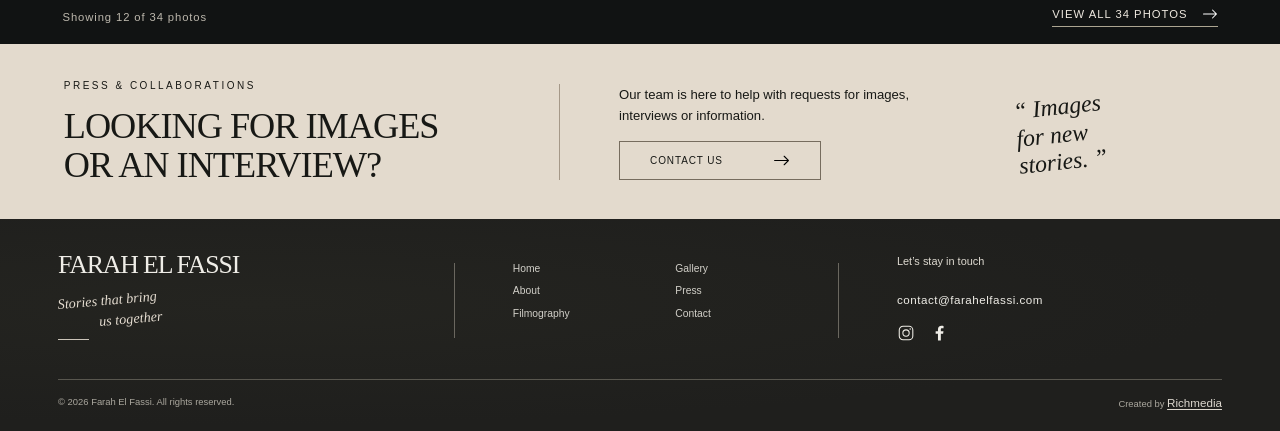
<file: en/galerie.html>
<!doctype html>
<html lang="en">
<head>
  <meta charset="utf-8">
  <script src="../language.js?v=seo-en-1"></script>
  <meta name="viewport" content="width=device-width, initial-scale=1">
  <meta name="color-scheme" content="dark">
  <meta name="theme-color" content="#090b0b">
  <meta name="description" content="Browse Farah El Fassi’s photo gallery: portraits, red carpet appearances, moments on set and behind the scenes of her film and television career.">
  <title>Farah El Fassi — Photo Gallery &amp; Portraits</title>
  <link rel="canonical" href="https://ff-website-henna.vercel.app/en/galerie.html">
  <link rel="alternate" hreflang="fr" href="https://ff-website-henna.vercel.app/galerie.html">
  <link rel="alternate" hreflang="en" href="https://ff-website-henna.vercel.app/en/galerie.html">
  <link rel="alternate" hreflang="x-default" href="https://ff-website-henna.vercel.app/galerie.html">
  <meta property="og:type" content="website">
  <meta property="og:locale" content="en_GB">
  <meta property="og:locale:alternate" content="fr_FR">
  <meta property="og:site_name" content="Farah El Fassi">
  <meta property="og:title" content="Farah El Fassi — Photo Gallery &amp; Portraits">
  <meta property="og:description" content="Browse Farah El Fassi’s photo gallery: portraits, red carpet appearances, moments on set and behind the scenes of her film and television career.">
  <meta property="og:url" content="https://ff-website-henna.vercel.app/en/galerie.html">
  <meta property="og:image" content="https://ff-website-henna.vercel.app/assets/social/farah-el-fassi-share-v1.jpg">
  <meta property="og:image:secure_url" content="https://ff-website-henna.vercel.app/assets/social/farah-el-fassi-share-v1.jpg">
  <meta property="og:image:type" content="image/jpeg">
  <meta property="og:image:width" content="1053">
  <meta property="og:image:height" content="1053">
  <meta property="og:image:alt" content="Portrait of Farah El Fassi in natural light">
  <meta name="twitter:card" content="summary">
  <meta name="twitter:title" content="Farah El Fassi — Photo Gallery &amp; Portraits">
  <meta name="twitter:description" content="Browse Farah El Fassi’s photo gallery: portraits, red carpet appearances, moments on set and behind the scenes of her film and television career.">
  <meta name="twitter:image" content="https://ff-website-henna.vercel.app/assets/social/farah-el-fassi-share-v1.jpg">
  <meta name="twitter:image:alt" content="Portrait of Farah El Fassi in natural light">

  <link rel="icon" href="../favicon.ico?v=ff-1" sizes="16x16 32x32 48x48" type="image/x-icon">
  <link rel="icon" href="../assets/favicon-32.png?v=ff-1" sizes="32x32" type="image/png">
  <link rel="icon" href="../assets/favicon.svg?v=ff-1" sizes="any" type="image/svg+xml">
  <link rel="apple-touch-icon" href="../assets/apple-touch-icon.png?v=ff-1" sizes="180x180">
  <link rel="preload" as="image" href="../assets/gallery/img_1187.webp">
  <link rel="stylesheet" href="../styles.css?v=showreel-2">
  <link rel="stylesheet" href="../galerie.css?v=verified-content-2">
  <script src="script.js?v=showreel-2" defer></script>
  <script src="galerie.js?v=verified-content-2" defer></script>
<link rel="stylesheet" href="content.css?v=english-content-3"></head>
<body class="album-page" data-page="gallery">
  <a class="skip-link" href="#contenu">Skip to content</a>
  <svg class="svg-library" xmlns="http://www.w3.org/2000/svg" aria-hidden="true">
    <symbol id="i-arrow" viewBox="0 0 24 24"><path d="M4 12h15M14 7l5 5-5 5"/></symbol>
    <symbol id="i-left" viewBox="0 0 24 24"><path d="M20 12H5m5-5-5 5 5 5"/></symbol>
    <symbol id="i-play" viewBox="0 0 24 24"><path d="m9 5 11 7-11 7Z" fill="currentColor" stroke="none"/></symbol>
    <symbol id="i-close" viewBox="0 0 24 24"><path d="m6 6 12 12M6 18 18 6"/></symbol>
    <symbol id="i-menu" viewBox="0 0 24 24"><path d="M3 7h18M3 12h18M3 17h18"/></symbol>
    <symbol id="i-star" viewBox="0 0 24 24"><path d="m12 2.5 2.9 5.9 6.6 1-4.8 4.6 1.1 6.5-5.8-3.1-5.8 3.1 1.1-6.5-4.8-4.6 6.6-1Z"/></symbol>
    <symbol id="i-clap" viewBox="0 0 24 24"><path d="M3 10h18v11H3Zm0 0L2 5l18-3 1 5-18 3Zm4.5-6L6 9m8-6-1.5 5M6 14h12M6 17h5"/></symbol>
    <symbol id="i-heart" viewBox="0 0 24 24"><path d="M20.8 4.8a5.5 5.5 0 0 0-7.8 0L12 5.9l-1.1-1.1a5.5 5.5 0 0 0-7.8 7.8L12 22l8.8-9.4a5.5 5.5 0 0 0 0-7.8Z"/></symbol>
    <symbol id="i-globe" viewBox="0 0 24 24"><circle cx="12" cy="12" r="10"/><ellipse cx="12" cy="12" rx="4.5" ry="10"/><path d="M2 12h20M4.5 6.5h15m-15 11h15"/></symbol>
    <symbol id="i-instagram" viewBox="0 0 24 24"><rect x="3" y="3" width="18" height="18" rx="5"/><circle cx="12" cy="12" r="4.2"/><circle cx="17.5" cy="6.7" r="1" fill="currentColor" stroke="none"/></symbol>
    <symbol id="i-youtube" viewBox="0 0 24 24"><path d="M22 7.5a3 3 0 0 0-2.1-2.1C18.2 5 12 5 12 5s-6.2 0-7.9.4A3 3 0 0 0 2 7.5a27 27 0 0 0 0 9 3 3 0 0 0 2.1 2.1C5.8 19 12 19 12 19s6.2 0 7.9-.4a3 3 0 0 0 2.1-2.1 27 27 0 0 0 0-9Z" fill="currentColor" stroke="none"/><path d="m10 9 5 3-5 3Z" fill="var(--icon-cutout,#faf9f7)" stroke="none"/></symbol>
    <symbol id="i-facebook" viewBox="0 0 24 24"><path d="M14.4 22v-9h3l.5-3.5h-3.5V7.3c0-1 .3-1.7 1.7-1.7H18V2.5c-.3 0-1.5-.2-2.8-.2-2.8 0-4.6 1.7-4.6 4.7v2.5H7.5V13h3.1v9Z" fill="currentColor" stroke="none"/></symbol>
    <symbol id="i-tiktok" viewBox="0 0 24 24"><path d="M15.6 2c.3 2.6 1.7 4.1 4.4 4.3v3.2a9 9 0 0 1-4.4-1.3v7.4a6.4 6.4 0 1 1-5.5-6.3v3.3a3.2 3.2 0 1 0 2.2 3V2Z" fill="currentColor" stroke="none"/></symbol>
    <symbol id="i-plus" viewBox="0 0 24 24"><path d="M12 4v16M4 12h16"/></symbol>
  </svg>

  <div class="site-shell">
    <header class="site-header">
      <a class="brand" href="index.html#accueil" aria-label="Farah El Fassi, home">FARAH EL FASSI</a>
      <nav class="main-nav" id="navigation" aria-label="Main navigation">
        <a href="index.html#accueil" data-i18n="navHome">Home</a>
        <a href="a-propos.html" data-i18n="navAbout">About</a>
        <a href="filmographie.html" data-i18n="navFilms">Filmography</a>
        <a class="is-active" aria-current="page" href="galerie.html" data-i18n="navGallery">Gallery</a>
        <a href="presse.html" data-i18n="navPress">Press</a>
        <a href="contact.html" data-i18n="navContact">Contact</a>
      </nav>
      <div class="header-tools">
        <nav class="language-switch" aria-label="Choose language">
          <a href="../galerie.html?lang=fr" data-language="fr" lang="fr" hreflang="fr" aria-label="Français">FR</a>
          <span aria-hidden="true">/</span>
          <a href="galerie.html?lang=en" data-language="en" lang="en" hreflang="en" aria-label="English" aria-current="true">EN</a>
        </nav>
        <div class="socials header-socials">
          <a href="https://www.instagram.com/farahelfassi1/" target="_blank" rel="noopener noreferrer" aria-label="Instagram — opens in a new tab"><svg class="icon"><use href="#i-instagram"/></svg></a>

          <a href="https://www.facebook.com/Farah.Elfassi.Officiel/" target="_blank" rel="noopener noreferrer" aria-label="Facebook"><svg class="icon"><use href="#i-facebook"/></svg></a>

        </div>
        <button class="menu-toggle" type="button" aria-controls="navigation" aria-expanded="false" aria-label="Open menu"><svg class="icon"><use href="#i-menu"/></svg></button>
      </div>
    </header>


    <main id="contenu">
      <section class="album-hero" aria-labelledby="album-title">
        <img src="../assets/gallery/img_1187.webp" alt="Farah El Fassi in a black caftan at the Marrakech International Film Festival" fetchpriority="high">
        <div class="album-hero-copy"><p class="album-eyebrow" data-i18n="albumLabel">PHOTO GALLERY</p><h1 id="album-title" data-i18n="albumTitle">EMOTION,<br>IN PICTURES.</h1><p class="album-subtitle" data-i18n="albumSubtitle">Portraits, film sets and red carpets.</p><span class="album-hairline"></span><p class="album-intro" data-i18n="albumIntro">Moments, people and places, from film sets to the events that shape a career.</p></div>
        <aside class="album-hero-quote"><p class="editorial-line" data-i18n="albumHeroQuote">Encounters,<br>emotions,<br>memories<br>in pictures.</p><span class="album-hairline"></span><span class="album-byline">The collection</span></aside>
      </section>
      <section id="galerie" aria-label="Photo collection">
        <div class="album-toolbar">
          <div class="album-filters" role="group" aria-label="Filter photographs">
            <button type="button" data-album-filter="all" aria-pressed="true" data-i18n="albumAll">All</button>
            <button type="button" data-album-filter="portraits" aria-pressed="false" data-i18n="albumPortraits">Portraits</button>
            <button type="button" data-album-filter="carpets" aria-pressed="false" data-i18n="albumCarpets">Red carpets</button>
            <button type="button" data-album-filter="sets" aria-pressed="false" data-i18n="albumSets">On set</button>
            <button type="button" data-album-filter="meetings" aria-pressed="false" data-i18n="albumMeetings">Encounters</button>
          </div>
          <button class="album-search-toggle" type="button" aria-controls="album-search-panel" aria-expanded="false" aria-label="Search photographs"><img src="../assets/icons/search.svg" width="16" height="16" alt=""></button>
          <button class="album-expand" type="button" data-gallery-expand aria-label="View photographs full screen"><span data-i18n="albumFullscreen">View full screen</span><img src="../assets/icons/arrow-up-right.svg" width="18" height="18" alt=""></button>
        </div>
        <div class="album-search-panel" id="album-search-panel" hidden><label for="album-query" data-i18n="albumSearchLabel">Search the photographs</label><div class="album-search-field"><input id="album-query" type="search" placeholder="Try a portrait, Marrakech or a film set…" autocomplete="off" aria-controls="album-grid"><button id="album-clear" type="button" data-i18n="albumSearchClear">Clear</button></div></div>
        <div class="album-grid gallery-track is-curated" id="album-grid" aria-label="Photo gallery"><button type="button" class="album-photo gallery-item tile-1" data-album-category="carpets" data-category="events" data-image="../assets/gallery/img_1187.webp" data-caption="A glance in Marrakech" data-search="A glance in Marrakech img_1187 Red carpets Marrakech Festival" data-featured="true" aria-label="Enlarge: A glance in Marrakech" style="--focus:50% 30%"><img src="../assets/gallery/img_1187.webp" alt="A glance in Marrakech" loading="eager"><span class="album-photo-caption"><span>A glance in Marrakech</span><img src="../assets/icons/arrow-up-right.svg" width="20" height="20" alt=""></span></button><button type="button" class="album-photo gallery-item tile-2 mono" data-album-category="portraits" data-category="portraits" data-image="../assets/gallery/img_1605.webp" data-caption="The art of portraiture" data-search="The art of portraiture img_1605 Portraits Studio Nature Everyday moments" data-featured="true" aria-label="Enlarge: The art of portraiture" style="--focus:50% 22%"><img src="../assets/gallery/img_1605.webp" alt="The art of portraiture" loading="eager"><span class="album-photo-caption"><span>The art of portraiture</span><img src="../assets/icons/arrow-up-right.svg" width="20" height="20" alt=""></span></button><button type="button" class="album-photo gallery-item tile-3" data-album-category="carpets" data-category="events" data-image="../assets/gallery/img_1413.webp" data-caption="An evening smile" data-search="An evening smile img_1413 Red carpets Marrakech Festival" data-featured="true" aria-label="Enlarge: An evening smile" style="--focus:50% 14%"><img src="../assets/gallery/img_1413.webp" alt="An evening smile" loading="eager"><span class="album-photo-caption"><span>An evening smile</span><img src="../assets/icons/arrow-up-right.svg" width="20" height="20" alt=""></span></button><button type="button" class="album-photo gallery-item tile-4" data-album-category="carpets" data-category="events" data-image="../assets/gallery/img_1179.webp" data-caption="On the red carpet in Marrakech" data-search="On the red carpet in Marrakech img_1179 Red carpets Marrakech Festival" data-featured="true" aria-label="Enlarge: On the red carpet in Marrakech" style="--focus:50% 35%"><img src="../assets/gallery/img_1179.webp" alt="On the red carpet in Marrakech" loading="eager"><span class="album-photo-caption"><span>On the red carpet in Marrakech</span><img src="../assets/icons/arrow-up-right.svg" width="20" height="20" alt=""></span></button><button type="button" class="album-photo gallery-item tile-5 landscape" data-album-category="sets" data-category="sets" data-image="../assets/gallery/img_2342.webp" data-caption="Between takes" data-search="Between takes img_2342 On set Behind the scenes" data-featured="true" aria-label="Enlarge: Between takes" style="--focus:50% 50%"><img src="../assets/gallery/img_2342.webp" alt="Between takes" loading="lazy"><span class="album-photo-caption"><span>Between takes</span><img src="../assets/icons/arrow-up-right.svg" width="20" height="20" alt=""></span></button><button type="button" class="album-photo gallery-item tile-6" data-album-category="portraits" data-category="life" data-image="../assets/gallery/img_2830.webp" data-caption="A moment in the sun" data-search="A moment in the sun img_2830 Portraits Studio Nature Everyday moments" data-featured="true" aria-label="Enlarge: A moment in the sun" style="--focus:50% 24%"><img src="../assets/gallery/img_2830.webp" alt="A moment in the sun" loading="lazy"><span class="album-photo-caption"><span>A moment in the sun</span><img src="../assets/icons/arrow-up-right.svg" width="20" height="20" alt=""></span></button><button type="button" class="album-photo gallery-item tile-7 mono" data-album-category="portraits" data-category="portraits" data-image="../assets/gallery/img_1031.webp" data-caption="A lingering gaze" data-search="A lingering gaze img_1031 Portraits Studio Nature Everyday moments" data-featured="true" aria-label="Enlarge: A lingering gaze" style="--focus:50% 12%"><img src="../assets/gallery/img_1031.webp" alt="A lingering gaze" loading="lazy"><span class="album-photo-caption"><span>A lingering gaze</span><img src="../assets/icons/arrow-up-right.svg" width="20" height="20" alt=""></span></button><button type="button" class="album-photo gallery-item tile-8" data-album-category="portraits" data-category="portraits" data-image="../assets/gallery/img_0166.webp" data-caption="Beneath the stars" data-search="Beneath the stars img_0166 Portraits Studio Nature Everyday moments" data-featured="true" aria-label="Enlarge: Beneath the stars" style="--focus:50% 18%"><img src="../assets/gallery/img_0166.webp" alt="Beneath the stars" loading="lazy"><span class="album-photo-caption"><span>Beneath the stars</span><img src="../assets/icons/arrow-up-right.svg" width="20" height="20" alt=""></span></button><aside class="album-interlude"><p class="editorial-line" data-i18n="albumQuote">Portraits, everyday moments and memories from the set: a life in pictures.</p><span class="album-hairline"></span><span class="album-byline">The collection</span></aside><button type="button" class="album-photo gallery-item tile-9 landscape" data-album-category="portraits" data-category="portraits" data-image="../assets/gallery/img_1028.webp" data-caption="A presence, a thousand stories" data-search="A presence, a thousand stories img_1028 Portraits Studio Nature Everyday moments" data-featured="true" aria-label="Enlarge: A presence, a thousand stories" style="--focus:50% 20%"><img src="../assets/gallery/img_1028.webp" alt="A presence, a thousand stories" loading="lazy"><span class="album-photo-caption"><span>A presence, a thousand stories</span><img src="../assets/icons/arrow-up-right.svg" width="20" height="20" alt=""></span></button><button type="button" class="album-photo gallery-item tile-10 landscape" data-album-category="portraits" data-category="portraits" data-image="../assets/gallery/img_3477.webp" data-caption="In the shade of the trees" data-search="In the shade of the trees img_3477 Portraits Studio Nature Everyday moments" data-featured="true" aria-label="Enlarge: In the shade of the trees" style="--focus:50% 40%"><img src="../assets/gallery/img_3477.webp" alt="In the shade of the trees" loading="lazy"><span class="album-photo-caption"><span>In the shade of the trees</span><img src="../assets/icons/arrow-up-right.svg" width="20" height="20" alt=""></span></button><button type="button" class="album-photo gallery-item tile-11 landscape" data-album-category="meetings" data-category="events" data-image="../assets/gallery/img_6303.webp" data-caption="In the spotlight" data-search="In the spotlight img_6303 Encounters Events Press Awards Prizes" data-featured="true" aria-label="Enlarge: In the spotlight" style="--focus:52% 30%"><img src="../assets/gallery/img_6303.webp" alt="In the spotlight" loading="lazy"><span class="album-photo-caption"><span>In the spotlight</span><img src="../assets/icons/arrow-up-right.svg" width="20" height="20" alt=""></span></button><button type="button" class="album-photo gallery-item tile-12 mono" data-album-category="portraits" data-category="portraits" data-image="../assets/gallery/img_1030.webp" data-caption="The many shades of a gaze" data-search="The many shades of a gaze img_1030 Portraits Studio Nature Everyday moments" data-featured="true" aria-label="Enlarge: The many shades of a gaze" style="--focus:50% 23%"><img src="../assets/gallery/img_1030.webp" alt="The many shades of a gaze" loading="lazy"><span class="album-photo-caption"><span>The many shades of a gaze</span><img src="../assets/icons/arrow-up-right.svg" width="20" height="20" alt=""></span></button><button type="button" class="album-photo gallery-item tile-13" data-album-category="portraits" data-category="life" data-image="../assets/gallery/img_7044.webp" data-caption="By the water" data-search="By the water img_7044 Portraits Studio Nature Everyday moments" data-featured="false" hidden aria-label="Enlarge: By the water" style="--focus:50% 30%"><img src="../assets/gallery/img_7044.webp" alt="By the water" loading="lazy"><span class="album-photo-caption"><span>By the water</span><img src="../assets/icons/arrow-up-right.svg" width="20" height="20" alt=""></span></button><button type="button" class="album-photo gallery-item tile-14" data-album-category="portraits" data-category="portraits" data-image="../assets/gallery/img_1035.webp" data-caption="Golden light" data-search="Golden light img_1035 Portraits Studio Nature Everyday moments" data-featured="false" hidden aria-label="Enlarge: Golden light" style="--focus:50% 30%"><img src="../assets/gallery/img_1035.webp" alt="Golden light" loading="lazy"><span class="album-photo-caption"><span>Golden light</span><img src="../assets/icons/arrow-up-right.svg" width="20" height="20" alt=""></span></button><button type="button" class="album-photo gallery-item tile-15 rotated" data-album-category="portraits" data-category="life" data-image="../assets/gallery/img_3471.webp" data-caption="Free as the wind" data-search="Free as the wind img_3471 Portraits Studio Nature Everyday moments" data-featured="false" data-rotation="-90" hidden aria-label="Enlarge: Free as the wind" style="--focus:50% 30%"><img src="../assets/gallery/img_3471.webp" alt="Free as the wind" loading="lazy"><span class="album-photo-caption"><span>Free as the wind</span><img src="../assets/icons/arrow-up-right.svg" width="20" height="20" alt=""></span></button><button type="button" class="album-photo gallery-item tile-16" data-album-category="portraits" data-category="portraits" data-image="../assets/gallery/img_5991.webp" data-caption="Between appointments" data-search="Between appointments img_5991 Portraits Studio Nature Everyday moments" data-featured="false" hidden aria-label="Enlarge: Between appointments" style="--focus:50% 30%"><img src="../assets/gallery/img_5991.webp" alt="Between appointments" loading="lazy"><span class="album-photo-caption"><span>Between appointments</span><img src="../assets/icons/arrow-up-right.svg" width="20" height="20" alt=""></span></button><button type="button" class="album-photo gallery-item tile-17" data-album-category="portraits" data-category="portraits" data-image="../assets/gallery/img_5988.webp" data-caption="A moment to myself" data-search="A moment to myself img_5988 Portraits Studio Nature Everyday moments" data-featured="false" hidden aria-label="Enlarge: A moment to myself" style="--focus:50% 30%"><img src="../assets/gallery/img_5988.webp" alt="A moment to myself" loading="lazy"><span class="album-photo-caption"><span>A moment to myself</span><img src="../assets/icons/arrow-up-right.svg" width="20" height="20" alt=""></span></button><button type="button" class="album-photo gallery-item tile-18" data-album-category="portraits" data-category="portraits" data-image="../assets/gallery/img_6368.webp" data-caption="Elegance in natural light" data-search="Elegance in natural light img_6368 Portraits Studio Nature Everyday moments" data-featured="false" hidden aria-label="Enlarge: Elegance in natural light" style="--focus:50% 30%"><img src="../assets/gallery/img_6368.webp" alt="Elegance in natural light" loading="lazy"><span class="album-photo-caption"><span>Elegance in natural light</span><img src="../assets/icons/arrow-up-right.svg" width="20" height="20" alt=""></span></button><button type="button" class="album-photo gallery-item tile-19 landscape" data-album-category="meetings" data-category="events" data-image="../assets/gallery/img_5361.webp" data-caption="A moment of recognition" data-search="A moment of recognition img_5361 Encounters Events Press Awards Prizes" data-featured="false" hidden aria-label="Enlarge: A moment of recognition" style="--focus:50% 30%"><img src="../assets/gallery/img_5361.webp" alt="A moment of recognition" loading="lazy"><span class="album-photo-caption"><span>A moment of recognition</span><img src="../assets/icons/arrow-up-right.svg" width="20" height="20" alt=""></span></button><button type="button" class="album-photo gallery-item tile-20" data-album-category="sets" data-category="sets" data-image="../assets/gallery/img_7459.webp" data-caption="Emotion on screen" data-search="Emotion on screen img_7459 On set Behind the scenes" data-featured="false" hidden aria-label="Enlarge: Emotion on screen" style="--focus:50% 30%"><img src="../assets/gallery/img_7459.webp" alt="Emotion on screen" loading="lazy"><span class="album-photo-caption"><span>Emotion on screen</span><img src="../assets/icons/arrow-up-right.svg" width="20" height="20" alt=""></span></button><button type="button" class="album-photo gallery-item tile-21 landscape" data-album-category="sets" data-category="sets" data-image="../assets/gallery/img_2335.webp" data-caption="Behind the monitor" data-search="Behind the monitor img_2335 On set Behind the scenes" data-featured="false" hidden aria-label="Enlarge: Behind the monitor" style="--focus:50% 30%"><img src="../assets/gallery/img_2335.webp" alt="Behind the monitor" loading="lazy"><span class="album-photo-caption"><span>Behind the monitor</span><img src="../assets/icons/arrow-up-right.svg" width="20" height="20" alt=""></span></button><button type="button" class="album-photo gallery-item tile-22" data-album-category="sets" data-category="sets" data-image="../assets/gallery/img_3344.webp" data-caption="Behind the scenes" data-search="Behind the scenes img_3344 On set Behind the scenes" data-featured="false" hidden aria-label="Enlarge: Behind the scenes" style="--focus:50% 30%"><img src="../assets/gallery/img_3344.webp" alt="Behind the scenes" loading="lazy"><span class="album-photo-caption"><span>Behind the scenes</span><img src="../assets/icons/arrow-up-right.svg" width="20" height="20" alt=""></span></button><button type="button" class="album-photo gallery-item tile-23" data-album-category="meetings" data-category="events" data-image="../assets/gallery/img_6286.webp" data-caption="A memory from the stage" data-search="A memory from the stage img_6286 Encounters Events Press Awards Prizes" data-featured="false" hidden aria-label="Enlarge: A memory from the stage" style="--focus:50% 30%"><img src="../assets/gallery/img_6286.webp" alt="A memory from the stage" loading="lazy"><span class="album-photo-caption"><span>A memory from the stage</span><img src="../assets/icons/arrow-up-right.svg" width="20" height="20" alt=""></span></button><button type="button" class="album-photo gallery-item tile-24" data-album-category="carpets" data-category="events" data-image="../assets/gallery/img_4657.webp" data-caption="Red carpet elegance" data-search="Red carpet elegance img_4657 Red carpets Marrakech Festival" data-featured="false" hidden aria-label="Enlarge: Red carpet elegance" style="--focus:50% 30%"><img src="../assets/gallery/img_4657.webp" alt="Red carpet elegance" loading="lazy"><span class="album-photo-caption"><span>Red carpet elegance</span><img src="../assets/icons/arrow-up-right.svg" width="20" height="20" alt=""></span></button><button type="button" class="album-photo gallery-item tile-25" data-album-category="portraits" data-category="portraits" data-image="../assets/gallery/img_9424.webp" data-caption="A gaze in the light" data-search="A gaze in the light img_9424 Portraits Studio Nature Everyday moments" data-featured="false" hidden aria-label="Enlarge: A gaze in the light" style="--focus:50% 30%"><img src="../assets/gallery/img_9424.webp" alt="A gaze in the light" loading="lazy"><span class="album-photo-caption"><span>A gaze in the light</span><img src="../assets/icons/arrow-up-right.svg" width="20" height="20" alt=""></span></button><button type="button" class="album-photo gallery-item tile-26" data-album-category="meetings" data-category="press" data-image="../assets/gallery/img_4655.webp" data-caption="In the press" data-search="In the press img_4655 Encounters Events Press Awards Prizes" data-featured="false" hidden aria-label="Enlarge: In the press" style="--focus:50% 30%"><img src="../assets/gallery/img_4655.webp" alt="In the press" loading="lazy"><span class="album-photo-caption"><span>In the press</span><img src="../assets/icons/arrow-up-right.svg" width="20" height="20" alt=""></span></button><button type="button" class="album-photo gallery-item tile-27" data-album-category="portraits" data-category="portraits" data-image="../assets/gallery/img_0163.webp" data-caption="Flashes of red" data-search="Flashes of red img_0163 Portraits Studio Nature Everyday moments" data-featured="false" hidden aria-label="Enlarge: Flashes of red" style="--focus:50% 30%"><img src="../assets/gallery/img_0163.webp" alt="Flashes of red" loading="lazy"><span class="album-photo-caption"><span>Flashes of red</span><img src="../assets/icons/arrow-up-right.svg" width="20" height="20" alt=""></span></button><button type="button" class="album-photo gallery-item tile-28" data-album-category="portraits" data-category="portraits" data-image="../assets/gallery/img_1500.webp" data-caption="A quiet moment" data-search="A quiet moment img_1500 Portraits Studio Nature Everyday moments" data-featured="false" hidden aria-label="Enlarge: A quiet moment" style="--focus:50% 30%"><img src="../assets/gallery/img_1500.webp" alt="A quiet moment" loading="lazy"><span class="album-photo-caption"><span>A quiet moment</span><img src="../assets/icons/arrow-up-right.svg" width="20" height="20" alt=""></span></button><button type="button" class="album-photo gallery-item tile-29" data-album-category="portraits" data-category="portraits" data-image="../assets/gallery/img_1033.webp" data-caption="Facing the light" data-search="Facing the light img_1033 Portraits Studio Nature Everyday moments" data-featured="false" hidden aria-label="Enlarge: Facing the light" style="--focus:50% 30%"><img src="../assets/gallery/img_1033.webp" alt="Facing the light" loading="lazy"><span class="album-photo-caption"><span>Facing the light</span><img src="../assets/icons/arrow-up-right.svg" width="20" height="20" alt=""></span></button><button type="button" class="album-photo gallery-item tile-30" data-album-category="portraits" data-category="portraits" data-image="../assets/gallery/img_1029.webp" data-caption="A golden breeze" data-search="A golden breeze img_1029 Portraits Studio Nature Everyday moments" data-featured="false" hidden aria-label="Enlarge: A golden breeze" style="--focus:50% 30%"><img src="../assets/gallery/img_1029.webp" alt="A golden breeze" loading="lazy"><span class="album-photo-caption"><span>A golden breeze</span><img src="../assets/icons/arrow-up-right.svg" width="20" height="20" alt=""></span></button><button type="button" class="album-photo gallery-item tile-31 rotated" data-album-category="portraits" data-category="portraits" data-image="../assets/gallery/img_3475.webp" data-caption="Light in the open air" data-search="Light in the open air img_3475 Portraits Studio Nature Everyday moments" data-featured="false" data-rotation="-90" hidden aria-label="Enlarge: Light in the open air" style="--focus:50% 30%"><img src="../assets/gallery/img_3475.webp" alt="Light in the open air" loading="lazy"><span class="album-photo-caption"><span>Light in the open air</span><img src="../assets/icons/arrow-up-right.svg" width="20" height="20" alt=""></span></button><button type="button" class="album-photo gallery-item tile-32 rotated" data-album-category="portraits" data-category="life" data-image="../assets/gallery/img_3473.webp" data-caption="An escape in white" data-search="An escape in white img_3473 Portraits Studio Nature Everyday moments" data-featured="false" data-rotation="-90" hidden aria-label="Enlarge: An escape in white" style="--focus:50% 30%"><img src="../assets/gallery/img_3473.webp" alt="An escape in white" loading="lazy"><span class="album-photo-caption"><span>An escape in white</span><img src="../assets/icons/arrow-up-right.svg" width="20" height="20" alt=""></span></button><button type="button" class="album-photo gallery-item tile-33 landscape" data-album-category="portraits" data-category="portraits" data-image="../assets/gallery/img_3458.webp" data-caption="Between shadow and light" data-search="Between shadow and light img_3458 Portraits Studio Nature Everyday moments" data-featured="false" hidden aria-label="Enlarge: Between shadow and light" style="--focus:50% 30%"><img src="../assets/gallery/img_3458.webp" alt="Between shadow and light" loading="lazy"><span class="album-photo-caption"><span>Between shadow and light</span><img src="../assets/icons/arrow-up-right.svg" width="20" height="20" alt=""></span></button><button type="button" class="album-photo gallery-item tile-34 landscape" data-album-category="portraits" data-category="portraits" data-image="../assets/gallery/img_3459.webp" data-caption="Poetry in the open air" data-search="Poetry in the open air img_3459 Portraits Studio Nature Everyday moments" data-featured="false" hidden aria-label="Enlarge: Poetry in the open air" style="--focus:50% 30%"><img src="../assets/gallery/img_3459.webp" alt="Poetry in the open air" loading="lazy"><span class="album-photo-caption"><span>Poetry in the open air</span><img src="../assets/icons/arrow-up-right.svg" width="20" height="20" alt=""></span></button></div>
        <div class="album-empty" hidden><h2 data-i18n="albumEmptyTitle">No photographs found</h2><p data-i18n="albumEmptyText">Try a different search or category.</p></div>
        <div class="album-more"><p id="album-status" role="status" aria-live="polite">Showing 12 of 34 photos</p><button type="button" id="album-more" aria-controls="album-grid" aria-expanded="false"><span>VIEW ALL 34 PHOTOS</span><img src="../assets/icons/arrow-right.svg" width="16" height="16" alt=""></button></div>
      </section>
      <section class="album-contact" id="contact" aria-labelledby="album-contact-title"><div><p class="album-eyebrow" data-i18n="albumPress">PRESS &amp; COLLABORATIONS</p><h2 id="album-contact-title" data-i18n="albumContactTitle">LOOKING FOR IMAGES<br>OR AN INTERVIEW?</h2></div><div class="album-contact-details"><p data-i18n="albumContactText">Our team is here to help with requests for images, interviews or information.</p><a href="contact.html?subject=press#contact-form-title"><span data-i18n="albumContact">CONTACT US</span><img src="../assets/icons/arrow-right.svg" width="16" height="16" alt=""></a></div><p class="album-contact-quote" data-i18n="albumContactQuote">“ Images<br>for new<br>stories. ”</p></section>
    </main>
    <footer class="site-footer" id="site-footer">
      <div class="footer-main">
        <div class="footer-brand"><a class="brand" href="index.html#accueil">FARAH EL FASSI</a><img src="signature-light.svg" alt="Stories that bring us together" width="224" height="78"><span class="footer-dash"></span></div>
        <nav class="footer-nav" aria-label="Footer navigation"><div><a href="index.html#accueil" data-i18n="navHome">Home</a><a href="a-propos.html" data-i18n="navAbout">About</a><a href="filmographie.html" data-i18n="navFilms">Filmography</a></div><div><a aria-current="page" href="galerie.html" data-i18n="navGallery">Gallery</a><a href="presse.html" data-i18n="navPress">Press</a><a href="contact.html" data-i18n="navContact">Contact</a></div></nav>
        <div class="footer-contact"><p data-i18n="keepInTouch">Let’s stay in touch</p><a class="contact-email" href="mailto:contact@farahelfassi.com">contact@farahelfassi.com</a><div class="socials"><a href="https://www.instagram.com/farahelfassi1/" target="_blank" rel="noopener noreferrer" aria-label="Instagram"><svg class="icon"><use href="#i-instagram"/></svg></a><a href="https://www.facebook.com/Farah.Elfassi.Officiel/" target="_blank" rel="noopener noreferrer" aria-label="Facebook"><svg class="icon"><use href="#i-facebook"/></svg></a></div></div>
      </div>
      <div class="footer-bottom"><small data-i18n="copyright">© 2026 Farah El Fassi. All rights reserved.</small><small><span data-i18n="madeBy">Created by</span> <a href="https://www.richmedia.ma/" target="_blank" rel="noopener noreferrer">Richmedia</a></small></div>
    </footer>
  </div>
  <dialog class="content-dialog" id="content-dialog" aria-labelledby="dialog-title"><button class="dialog-close" type="button" aria-label="Close window"><svg class="icon"><use href="#i-close"/></svg></button><div id="dialog-body"></div></dialog>
  <dialog class="lightbox" id="image-dialog" aria-labelledby="image-caption"><button class="dialog-close" type="button" aria-label="Close photograph"><svg class="icon"><use href="#i-close"/></svg></button><button class="lightbox-arrow previous" type="button" data-lightbox-direction="-1" aria-label="Previous photograph"><svg class="icon"><use href="#i-left"/></svg></button><figure><img id="lightbox-image" alt=""><figcaption id="image-caption"></figcaption></figure><button class="lightbox-arrow next" type="button" data-lightbox-direction="1" aria-label="Next photograph"><svg class="icon"><use href="#i-arrow"/></svg></button></dialog>
</body>
</html>
</file>
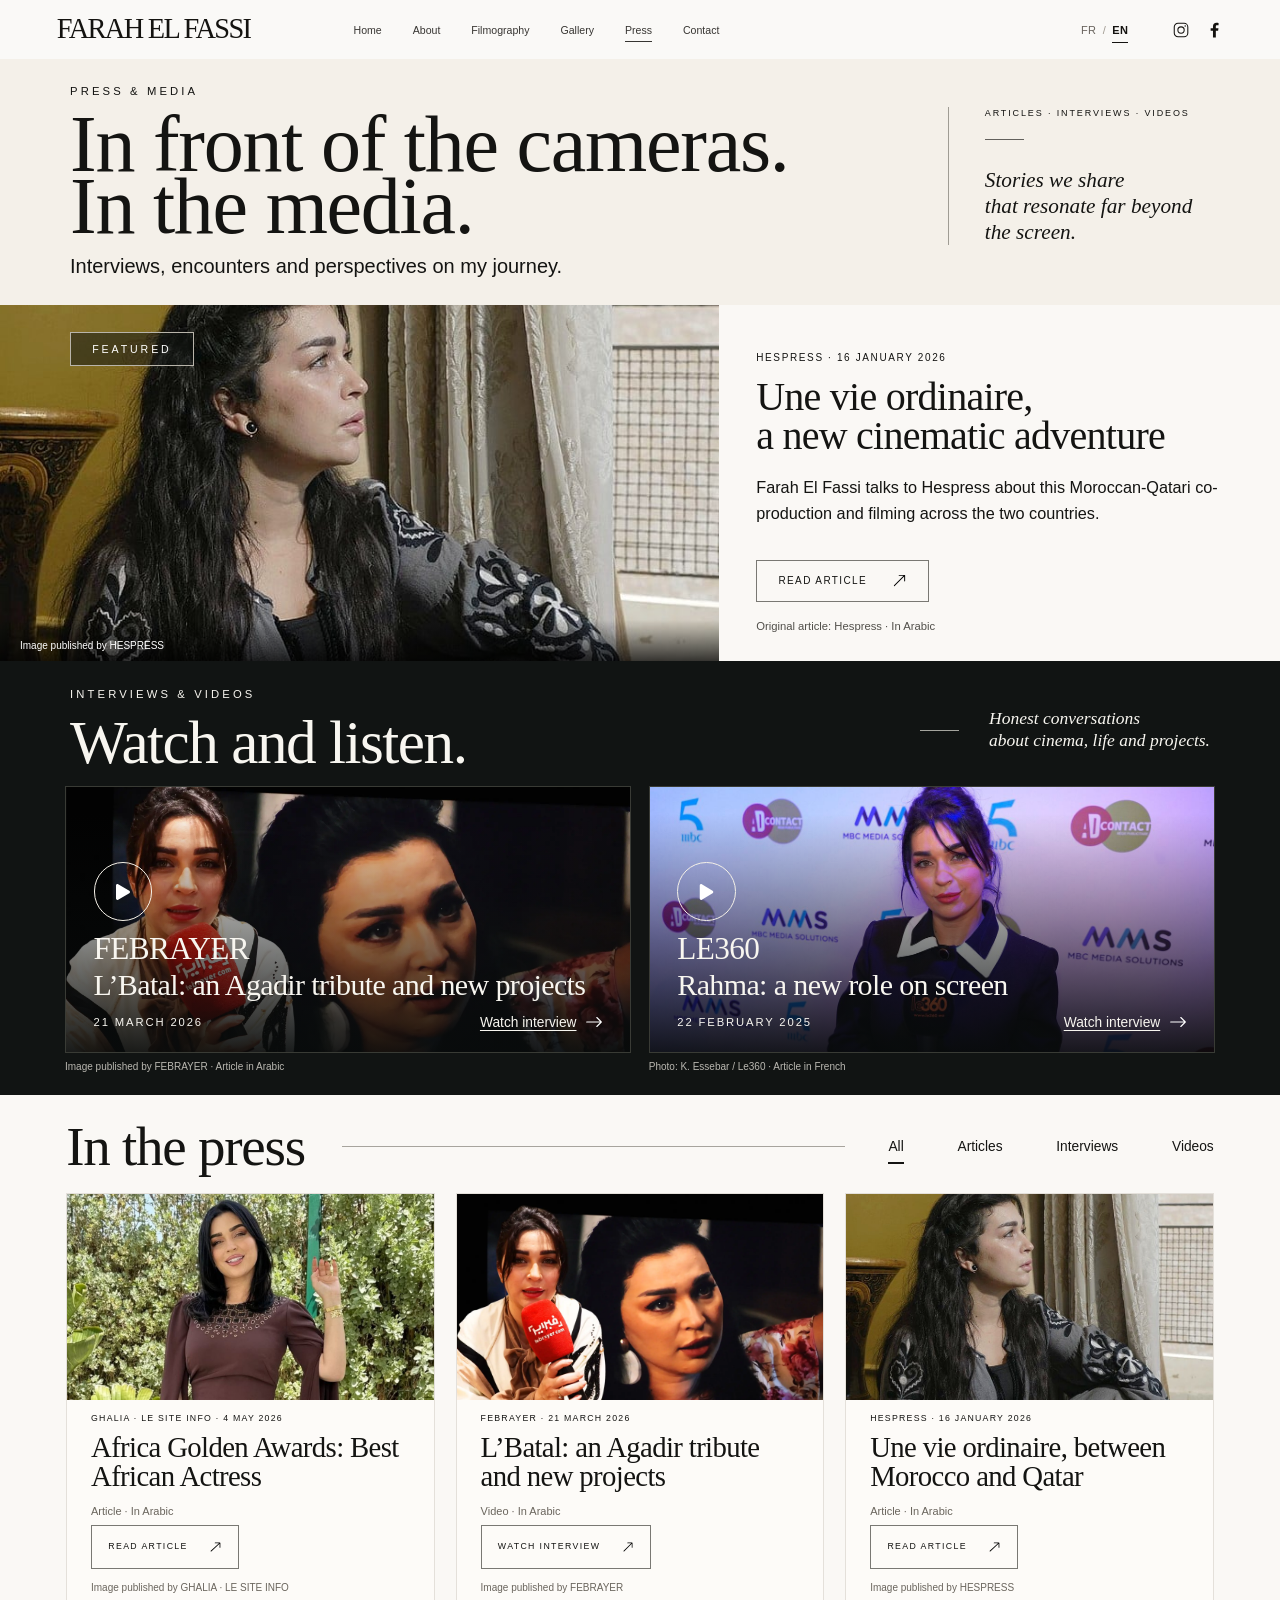
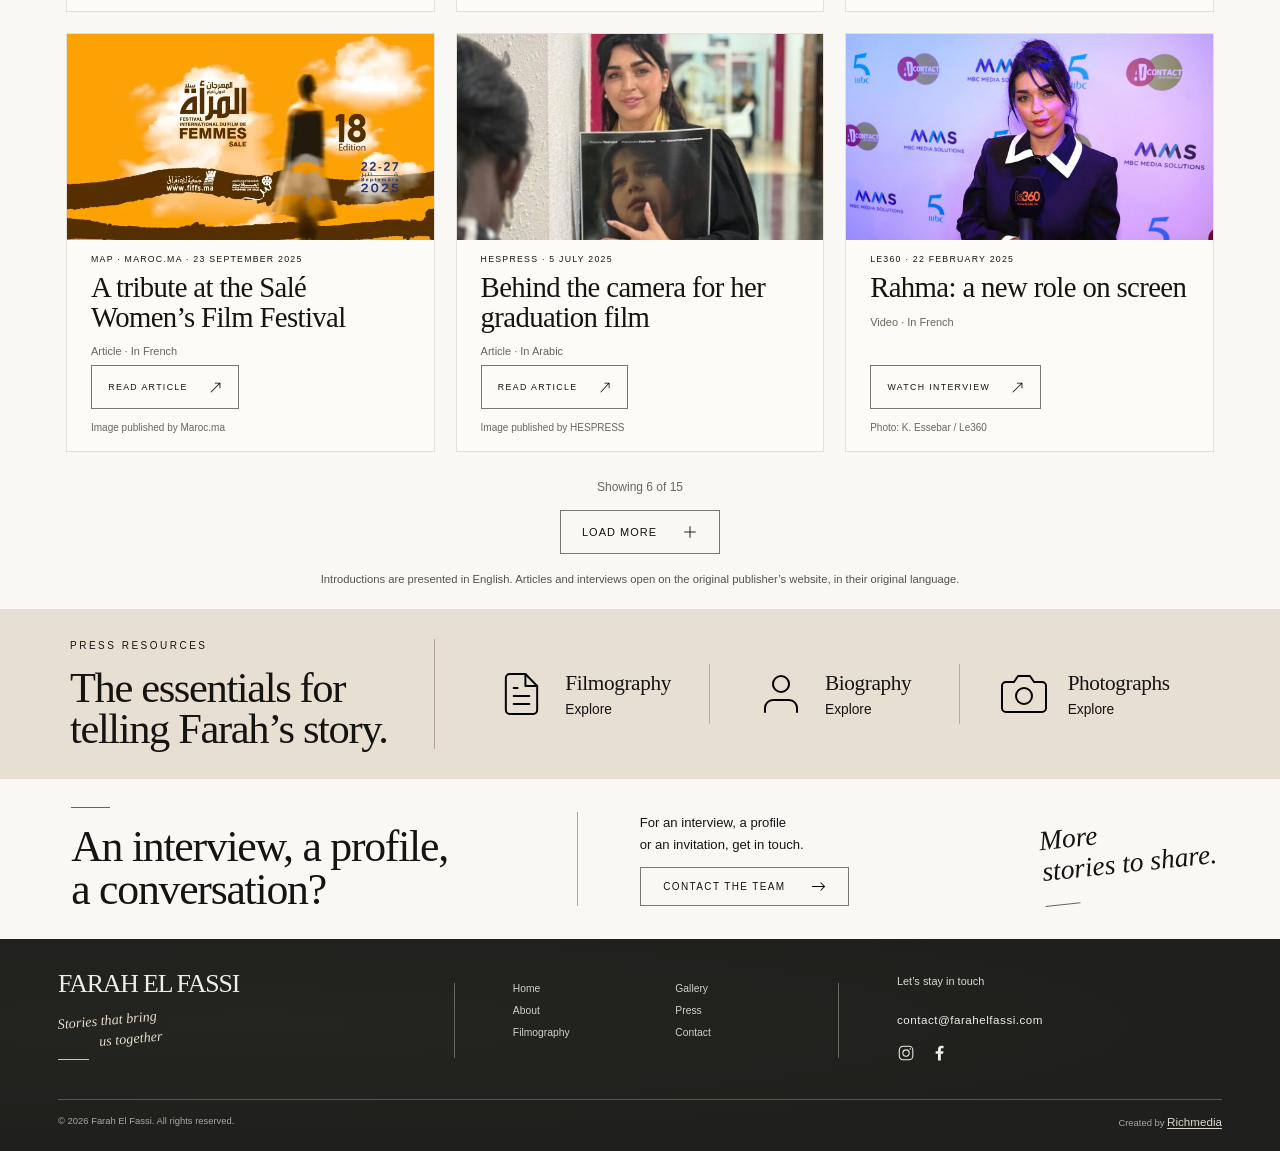
<file: en/presse.html>
<!doctype html>
<html lang="en">
<head><meta charset="utf-8">
  <script src="../language.js?v=seo-en-1"></script><meta name="viewport" content="width=device-width, initial-scale=1"><meta name="color-scheme" content="light"><meta name="theme-color" content="#faf8f5"><title>Farah El Fassi — Press, Interviews &amp; Media</title>
  <link rel="canonical" href="https://ff-website-henna.vercel.app/en/presse.html">
  <link rel="alternate" hreflang="fr" href="https://ff-website-henna.vercel.app/presse.html">
  <link rel="alternate" hreflang="en" href="https://ff-website-henna.vercel.app/en/presse.html">
  <link rel="alternate" hreflang="x-default" href="https://ff-website-henna.vercel.app/presse.html">
  <meta property="og:type" content="website">
  <meta property="og:locale" content="en_GB">
  <meta property="og:locale:alternate" content="fr_FR">
  <meta property="og:site_name" content="Farah El Fassi">
  <meta property="og:title" content="Farah El Fassi — Press, Interviews &amp; Media">
  <meta property="og:description" content="Read press coverage and interviews with Farah El Fassi about her films, television roles and career. Follow links to the original media publications.">
  <meta property="og:url" content="https://ff-website-henna.vercel.app/en/presse.html">
  <meta property="og:image" content="https://ff-website-henna.vercel.app/assets/social/farah-el-fassi-share-v1.jpg">
  <meta property="og:image:secure_url" content="https://ff-website-henna.vercel.app/assets/social/farah-el-fassi-share-v1.jpg">
  <meta property="og:image:type" content="image/jpeg">
  <meta property="og:image:width" content="1053">
  <meta property="og:image:height" content="1053">
  <meta property="og:image:alt" content="Portrait of Farah El Fassi in natural light">
  <meta name="twitter:card" content="summary">
  <meta name="twitter:title" content="Farah El Fassi — Press, Interviews &amp; Media">
  <meta name="twitter:description" content="Read press coverage and interviews with Farah El Fassi about her films, television roles and career. Follow links to the original media publications.">
  <meta name="twitter:image" content="https://ff-website-henna.vercel.app/assets/social/farah-el-fassi-share-v1.jpg">
  <meta name="twitter:image:alt" content="Portrait of Farah El Fassi in natural light">
<meta name="description" content="Read press coverage and interviews with Farah El Fassi about her films, television roles and career. Follow links to the original media publications."><link rel="icon" href="../favicon.ico?v=ff-1" sizes="16x16 32x32 48x48" type="image/x-icon">
  <link rel="icon" href="../assets/favicon-32.png?v=ff-1" sizes="32x32" type="image/png">
  <link rel="icon" href="../assets/favicon.svg?v=ff-1" sizes="any" type="image/svg+xml">
  <link rel="apple-touch-icon" href="../assets/apple-touch-icon.png?v=ff-1" sizes="180x180"><link rel="preload" as="image" href="../assets/press/articles/vie.jpg"><link rel="stylesheet" href="../styles.css?v=showreel-2"><link rel="stylesheet" href="../presse.css?v=real-press-1"><script src="script.js?v=showreel-2" defer></script><script src="presse.js?v=real-press-1" defer></script><link rel="stylesheet" href="content.css?v=english-content-3"></head>
<body class="press-page" data-page="press"><a class="skip-link" href="#contenu">Skip to content</a><svg class="svg-library" xmlns="http://www.w3.org/2000/svg" aria-hidden="true">
    <symbol id="i-arrow" viewBox="0 0 24 24"><path d="M4 12h15M14 7l5 5-5 5"/></symbol>
    <symbol id="i-left" viewBox="0 0 24 24"><path d="M20 12H5m5-5-5 5 5 5"/></symbol>
    <symbol id="i-play" viewBox="0 0 24 24"><path d="m9 5 11 7-11 7Z" fill="currentColor" stroke="none"/></symbol>
    <symbol id="i-close" viewBox="0 0 24 24"><path d="m6 6 12 12M6 18 18 6"/></symbol>
    <symbol id="i-menu" viewBox="0 0 24 24"><path d="M3 7h18M3 12h18M3 17h18"/></symbol>
    <symbol id="i-star" viewBox="0 0 24 24"><path d="m12 2.5 2.9 5.9 6.6 1-4.8 4.6 1.1 6.5-5.8-3.1-5.8 3.1 1.1-6.5-4.8-4.6 6.6-1Z"/></symbol>
    <symbol id="i-clap" viewBox="0 0 24 24"><path d="M3 10h18v11H3Zm0 0L2 5l18-3 1 5-18 3Zm4.5-6L6 9m8-6-1.5 5M6 14h12M6 17h5"/></symbol>
    <symbol id="i-heart" viewBox="0 0 24 24"><path d="M20.8 4.8a5.5 5.5 0 0 0-7.8 0L12 5.9l-1.1-1.1a5.5 5.5 0 0 0-7.8 7.8L12 22l8.8-9.4a5.5 5.5 0 0 0 0-7.8Z"/></symbol>
    <symbol id="i-globe" viewBox="0 0 24 24"><circle cx="12" cy="12" r="10"/><ellipse cx="12" cy="12" rx="4.5" ry="10"/><path d="M2 12h20M4.5 6.5h15m-15 11h15"/></symbol>
    <symbol id="i-instagram" viewBox="0 0 24 24"><rect x="3" y="3" width="18" height="18" rx="5"/><circle cx="12" cy="12" r="4.2"/><circle cx="17.5" cy="6.7" r="1" fill="currentColor" stroke="none"/></symbol>
    <symbol id="i-youtube" viewBox="0 0 24 24"><path d="M22 7.5a3 3 0 0 0-2.1-2.1C18.2 5 12 5 12 5s-6.2 0-7.9.4A3 3 0 0 0 2 7.5a27 27 0 0 0 0 9 3 3 0 0 0 2.1 2.1C5.8 19 12 19 12 19s6.2 0 7.9-.4a3 3 0 0 0 2.1-2.1 27 27 0 0 0 0-9Z" fill="currentColor" stroke="none"/><path d="m10 9 5 3-5 3Z" fill="var(--icon-cutout,#faf9f7)" stroke="none"/></symbol>
    <symbol id="i-facebook" viewBox="0 0 24 24"><path d="M14.4 22v-9h3l.5-3.5h-3.5V7.3c0-1 .3-1.7 1.7-1.7H18V2.5c-.3 0-1.5-.2-2.8-.2-2.8 0-4.6 1.7-4.6 4.7v2.5H7.5V13h3.1v9Z" fill="currentColor" stroke="none"/></symbol>
    <symbol id="i-tiktok" viewBox="0 0 24 24"><path d="M15.6 2c.3 2.6 1.7 4.1 4.4 4.3v3.2a9 9 0 0 1-4.4-1.3v7.4a6.4 6.4 0 1 1-5.5-6.3v3.3a3.2 3.2 0 1 0 2.2 3V2Z" fill="currentColor" stroke="none"/></symbol>
    <symbol id="i-plus" viewBox="0 0 24 24"><path d="M12 4v16M4 12h16"/></symbol>
  </svg><div class="site-shell"><header class="site-header">
      <a class="brand" href="index.html#accueil" aria-label="Farah El Fassi, home">FARAH EL FASSI</a>
      <nav class="main-nav" id="navigation" aria-label="Main navigation">
        <a href="index.html#accueil" data-i18n="navHome">Home</a>
        <a href="a-propos.html" data-i18n="navAbout">About</a>
        <a href="filmographie.html" data-i18n="navFilms">Filmography</a>
        <a href="galerie.html" data-i18n="navGallery">Gallery</a>
        <a class="is-active" aria-current="page" href="presse.html" data-i18n="navPress">Press</a>
        <a href="contact.html" data-i18n="navContact">Contact</a>
      </nav>
      <div class="header-tools">
        <nav class="language-switch" aria-label="Choose language">
          <a href="../presse.html?lang=fr" data-language="fr" lang="fr" hreflang="fr" aria-label="Français">FR</a>
          <span aria-hidden="true">/</span>
          <a href="presse.html?lang=en" data-language="en" lang="en" hreflang="en" aria-label="English" aria-current="true">EN</a>
        </nav>
        <div class="socials header-socials">
          <a href="https://www.instagram.com/farahelfassi1/" target="_blank" rel="noopener noreferrer" aria-label="Instagram — opens in a new tab"><svg class="icon"><use href="#i-instagram"/></svg></a>

          <a href="https://www.facebook.com/Farah.Elfassi.Officiel/" target="_blank" rel="noopener noreferrer" aria-label="Facebook"><svg class="icon"><use href="#i-facebook"/></svg></a>

        </div>
        <button class="menu-toggle" type="button" aria-controls="navigation" aria-expanded="false" aria-label="Open menu"><svg class="icon"><use href="#i-menu"/></svg></button>
      </div>
    </header>
<main id="contenu">
 <section class="press-intro" aria-labelledby="press-title"><div><p class="press-eyebrow" data-i18n="pressLabel">PRESS &amp; MEDIA</p><h1 id="press-title" data-i18n="pressTitle">In front of the cameras.<br>In the media.</h1><p class="press-subtitle" data-i18n="pressSubtitle">Interviews, encounters and perspectives on my journey.</p></div><aside class="press-intro-aside"><p class="press-meta" data-i18n="pressFormats">ARTICLES · INTERVIEWS · VIDEOS</p><span class="press-rule"></span><p data-i18n="pressIntroQuote">Stories we share<br>that resonate far beyond<br>the screen.</p></aside></section>
 <section class="press-feature" aria-labelledby="press-feature-title"><div class="press-feature-image"><img class="" src="../assets/press/articles/vie.jpg" alt="Farah El Fassi — HESPRESS" width="800" height="533" fetchpriority="high"><span class="press-feature-badge" data-i18n="pressFeatured">FEATURED</span><p class="press-feature-credit"><span data-i18n="pressCredit_vie">Image published by HESPRESS</span></p></div><div class="press-feature-copy"><p class="press-meta">HESPRESS · <time datetime="2026-01-16" data-press-date>16 January 2026</time></p><h2 id="press-feature-title" data-i18n="pressFeatureTitle">Une vie ordinaire,<br>a new cinematic adventure</h2><p class="press-feature-description" data-i18n="pressFeatureDescription">Farah El Fassi talks to Hespress about this Moroccan-Qatari co-production and filming across the two countries.</p><a class="press-button" href="https://www.hespress.com/الممثلة-فرح-الفاسي-تُجرب-حياة-عادية-1687203.html" hreflang="ar" target="_blank" rel="noopener noreferrer"><span data-i18n="pressRead">READ ARTICLE</span><img src="../assets/icons/arrow-up-right.svg" width="16" height="16" alt=""><span class="press-sr-only" data-i18n="pressNewTab"> — opens in a new tab</span></a><p class="press-feature-source" data-i18n="pressSource">Original article: Hespress · In Arabic</p></div></section>
 <section class="press-interviews" aria-labelledby="press-video-title"><div class="press-video-heading"><div><p class="press-eyebrow" data-i18n="pressInterviewsLabel">INTERVIEWS &amp; VIDEOS</p><h2 id="press-video-title" data-i18n="pressInterviewsTitle">Watch and listen.</h2></div><p class="press-video-aside" data-i18n="pressInterviewsQuote">Honest conversations<br>about cinema, life and projects.</p></div><div class="press-videos"><div class="press-video-item"><a class="press-video" href="https://febrayer.com/1139674.html" hreflang="ar" target="_blank" rel="noopener noreferrer" aria-labelledby="press-video-agadir">
 <img class="press-video-image" src="../assets/press/articles/agadir.webp" alt="Farah El Fassi — FEBRAYER" width="1920" height="1080" loading="lazy"><div class="press-video-content"><span class="press-play"><img src="../assets/icons/play-fill.svg" width="24" height="24" alt=""></span><p class="press-video-publisher">FEBRAYER</p><h3 id="press-video-agadir" data-i18n="press_agadir">L’Batal: an Agadir tribute and new projects</h3><div class="press-video-bottom"><time datetime="2026-03-21" data-press-date>21 March 2026</time><span class="press-watch"><span data-i18n="pressWatch">Watch interview</span><img src="../assets/icons/arrow-right.svg" width="16" height="16" alt=""></span></div><span class="press-sr-only" data-i18n="pressNewTab"> — opens in a new tab</span></div></a><p class="press-image-credit"><span data-i18n="pressCredit_agadir">Image published by FEBRAYER</span> · Article in Arabic</p></div><div class="press-video-item"><a class="press-video" href="https://fr.le360.ma/culture/farah-el-fassi-se-livre-son-role-dans-rahma-le-secret-de-son-elegance-et-ses-traditions-du-ramadan_UXAZRTA45ZDX5BDPKGS5TJKP4E/" hreflang="fr" target="_blank" rel="noopener noreferrer" aria-labelledby="press-video-rahma">
 <img class="press-video-image" src="../assets/press/articles/rahma.jpg" alt="Farah El Fassi — LE360" width="1200" height="630" loading="lazy"><div class="press-video-content"><span class="press-play"><img src="../assets/icons/play-fill.svg" width="24" height="24" alt=""></span><p class="press-video-publisher">LE360</p><h3 id="press-video-rahma" data-i18n="press_rahma">Rahma: a new role on screen</h3><div class="press-video-bottom"><time datetime="2025-02-22" data-press-date>22 February 2025</time><span class="press-watch"><span data-i18n="pressWatch">Watch interview</span><img src="../assets/icons/arrow-right.svg" width="16" height="16" alt=""></span></div><span class="press-sr-only" data-i18n="pressNewTab"> — opens in a new tab</span></div></a><p class="press-image-credit"><span data-i18n="pressCredit_rahma">Photo: K. Essebar / Le360</span> · Article in French</p></div></div></section>
 <section class="press-review" aria-labelledby="press-review-title"><div class="press-review-heading"><h2 id="press-review-title" data-i18n="pressReviewTitle">In the press</h2><span class="press-review-rule"></span><div class="press-filters" role="group" aria-label="Filter press coverage"><button type="button" data-press-filter="all" aria-pressed="true" aria-controls="press-archive" data-i18n="pressAll">All</button><button type="button" data-press-filter="article" aria-pressed="false" aria-controls="press-archive" data-i18n="pressArticles">Articles</button><button type="button" data-press-filter="interview" aria-pressed="false" aria-controls="press-archive" data-i18n="pressInterviews">Interviews</button><button type="button" data-press-filter="video" aria-pressed="false" aria-controls="press-archive" data-i18n="pressVideos">Videos</button></div></div><div class="press-archive" id="press-archive">
<article class="press-card" data-press-category="article">
  <a class="press-card-image" href="https://ralia.lesiteinfo.com/celebrites/africa-golden-awards-يمنح-فرح-الفاسي-لقب-أفضل-ممثلة-إفر-248613.html" hreflang="ar" target="_blank" rel="noopener noreferrer" aria-labelledby="press-title-golden"><img class="" src="../assets/press/articles/golden.jpg" alt="Farah El Fassi — GHALIA · LE SITE INFO" width="1200" height="600" loading="lazy"></a>
  <div class="press-card-copy"><p class="press-meta"><span>GHALIA · LE SITE INFO</span> · <time datetime="2026-05-04" data-press-date>4 May 2026</time></p>
   <h3 id="press-title-golden" data-i18n="press_golden">Africa Golden Awards: Best African Actress</h3>
   <p class="press-card-format"><span data-i18n="pressArticles">Article</span> · <span data-i18n="pressLanguage_ar">In Arabic</span></p>
   <a class="press-button" href="https://ralia.lesiteinfo.com/celebrites/africa-golden-awards-يمنح-فرح-الفاسي-لقب-أفضل-ممثلة-إفر-248613.html" hreflang="ar" target="_blank" rel="noopener noreferrer" aria-describedby="press-title-golden"><span data-i18n="pressRead">READ ARTICLE</span><img src="../assets/icons/arrow-up-right.svg" width="16" height="16" alt=""><span class="press-sr-only" data-i18n="pressNewTab"> — opens in a new tab</span></a><p class="press-image-credit"><span data-i18n="pressCredit_golden">Image published by GHALIA · LE SITE INFO</span></p></div>
 </article>
<article class="press-card" data-press-category="interview video">
  <a class="press-card-image" href="https://febrayer.com/1139674.html" hreflang="ar" target="_blank" rel="noopener noreferrer" aria-labelledby="press-title-agadir"><img class="" src="../assets/press/articles/agadir.webp" alt="Farah El Fassi — FEBRAYER" width="1920" height="1080" loading="lazy"></a>
  <div class="press-card-copy"><p class="press-meta"><span>FEBRAYER</span> · <time datetime="2026-03-21" data-press-date>21 March 2026</time></p>
   <h3 id="press-title-agadir" data-i18n="press_agadir">L’Batal: an Agadir tribute and new projects</h3>
   <p class="press-card-format"><span data-i18n="pressVideos">Video</span> · <span data-i18n="pressLanguage_ar">In Arabic</span></p>
   <a class="press-button" href="https://febrayer.com/1139674.html" hreflang="ar" target="_blank" rel="noopener noreferrer" aria-describedby="press-title-agadir"><span data-i18n="pressWatchUpper">WATCH INTERVIEW</span><img src="../assets/icons/arrow-up-right.svg" width="16" height="16" alt=""><span class="press-sr-only" data-i18n="pressNewTab"> — opens in a new tab</span></a><p class="press-image-credit"><span data-i18n="pressCredit_agadir">Image published by FEBRAYER</span></p></div>
 </article>
<article class="press-card" data-press-category="article">
  <a class="press-card-image" href="https://www.hespress.com/الممثلة-فرح-الفاسي-تُجرب-حياة-عادية-1687203.html" hreflang="ar" target="_blank" rel="noopener noreferrer" aria-labelledby="press-title-vie"><img class="" src="../assets/press/articles/vie.jpg" alt="Farah El Fassi — HESPRESS" width="800" height="533" loading="lazy"></a>
  <div class="press-card-copy"><p class="press-meta"><span>HESPRESS</span> · <time datetime="2026-01-16" data-press-date>16 January 2026</time></p>
   <h3 id="press-title-vie" data-i18n="press_vie">Une vie ordinaire, between Morocco and Qatar</h3>
   <p class="press-card-format"><span data-i18n="pressArticles">Article</span> · <span data-i18n="pressLanguage_ar">In Arabic</span></p>
   <a class="press-button" href="https://www.hespress.com/الممثلة-فرح-الفاسي-تُجرب-حياة-عادية-1687203.html" hreflang="ar" target="_blank" rel="noopener noreferrer" aria-describedby="press-title-vie"><span data-i18n="pressRead">READ ARTICLE</span><img src="../assets/icons/arrow-up-right.svg" width="16" height="16" alt=""><span class="press-sr-only" data-i18n="pressNewTab"> — opens in a new tab</span></a><p class="press-image-credit"><span data-i18n="pressCredit_vie">Image published by HESPRESS</span></p></div>
 </article>
<article class="press-card" data-press-category="article">
  <a class="press-card-image" href="https://maroc.ma/fr/actualites/coup-denvoi-du-18e-festival-international-du-film-de-femmes-de-sale" hreflang="fr" target="_blank" rel="noopener noreferrer" aria-labelledby="press-title-sale"><img class="" src="../assets/press/articles/sale.webp" alt="Poster for the 18th Salé International Women’s Film Festival" width="675" height="450" loading="lazy"></a>
  <div class="press-card-copy"><p class="press-meta"><span>MAP · MAROC.MA</span> · <time datetime="2025-09-23" data-press-date>23 September 2025</time></p>
   <h3 id="press-title-sale" data-i18n="press_sale">A tribute at the Salé Women’s Film Festival</h3>
   <p class="press-card-format"><span data-i18n="pressArticles">Article</span> · <span data-i18n="pressLanguage_fr">In French</span></p>
   <a class="press-button" href="https://maroc.ma/fr/actualites/coup-denvoi-du-18e-festival-international-du-film-de-femmes-de-sale" hreflang="fr" target="_blank" rel="noopener noreferrer" aria-describedby="press-title-sale"><span data-i18n="pressRead">READ ARTICLE</span><img src="../assets/icons/arrow-up-right.svg" width="16" height="16" alt=""><span class="press-sr-only" data-i18n="pressNewTab"> — opens in a new tab</span></a><p class="press-image-credit"><span data-i18n="pressCredit_sale">Image published by Maroc.ma</span></p></div>
 </article>
<article class="press-card" data-press-category="article">
  <a class="press-card-image" href="https://www.hespress.com/المخرجة-الفاسي-تبوح-بوجع-يتامى-الأحيا-1587229.html" hreflang="ar" target="_blank" rel="noopener noreferrer" aria-labelledby="press-title-graduate"><img class="" src="../assets/press/articles/graduate.jpg" alt="Farah El Fassi — HESPRESS" width="800" height="533" loading="lazy"></a>
  <div class="press-card-copy"><p class="press-meta"><span>HESPRESS</span> · <time datetime="2025-07-05" data-press-date>5 July 2025</time></p>
   <h3 id="press-title-graduate" data-i18n="press_graduate">Behind the camera for her graduation film</h3>
   <p class="press-card-format"><span data-i18n="pressArticles">Article</span> · <span data-i18n="pressLanguage_ar">In Arabic</span></p>
   <a class="press-button" href="https://www.hespress.com/المخرجة-الفاسي-تبوح-بوجع-يتامى-الأحيا-1587229.html" hreflang="ar" target="_blank" rel="noopener noreferrer" aria-describedby="press-title-graduate"><span data-i18n="pressRead">READ ARTICLE</span><img src="../assets/icons/arrow-up-right.svg" width="16" height="16" alt=""><span class="press-sr-only" data-i18n="pressNewTab"> — opens in a new tab</span></a><p class="press-image-credit"><span data-i18n="pressCredit_graduate">Image published by HESPRESS</span></p></div>
 </article>
<article class="press-card" data-press-category="interview video">
  <a class="press-card-image" href="https://fr.le360.ma/culture/farah-el-fassi-se-livre-son-role-dans-rahma-le-secret-de-son-elegance-et-ses-traditions-du-ramadan_UXAZRTA45ZDX5BDPKGS5TJKP4E/" hreflang="fr" target="_blank" rel="noopener noreferrer" aria-labelledby="press-title-rahma"><img class="" src="../assets/press/articles/rahma.jpg" alt="Farah El Fassi — LE360" width="1200" height="630" loading="lazy"></a>
  <div class="press-card-copy"><p class="press-meta"><span>LE360</span> · <time datetime="2025-02-22" data-press-date>22 February 2025</time></p>
   <h3 id="press-title-rahma" data-i18n="press_rahma">Rahma: a new role on screen</h3>
   <p class="press-card-format"><span data-i18n="pressVideos">Video</span> · <span data-i18n="pressLanguage_fr">In French</span></p>
   <a class="press-button" href="https://fr.le360.ma/culture/farah-el-fassi-se-livre-son-role-dans-rahma-le-secret-de-son-elegance-et-ses-traditions-du-ramadan_UXAZRTA45ZDX5BDPKGS5TJKP4E/" hreflang="fr" target="_blank" rel="noopener noreferrer" aria-describedby="press-title-rahma"><span data-i18n="pressWatchUpper">WATCH INTERVIEW</span><img src="../assets/icons/arrow-up-right.svg" width="16" height="16" alt=""><span class="press-sr-only" data-i18n="pressNewTab"> — opens in a new tab</span></a><p class="press-image-credit"><span data-i18n="pressCredit_rahma">Photo: K. Essebar / Le360</span></p></div>
 </article>
<article class="press-card" data-press-category="interview video">
  <a class="press-card-image" href="https://safircom.com/2024/12/03/فرح-الفاسي-أحلم-بأداء-دور-نرجسية-وحصول/" hreflang="ar" target="_blank" rel="noopener noreferrer" aria-labelledby="press-title-marrakech"><img class="" src="../assets/press/articles/marrakech.jpg" alt="Farah El Fassi — SAFIRCOM" width="1280" height="720" loading="lazy"></a>
  <div class="press-card-copy"><p class="press-meta"><span>SAFIRCOM</span> · <time datetime="2024-12-03" data-press-date>3 December 2024</time></p>
   <h3 id="press-title-marrakech" data-i18n="press_marrakech">Roles and ambitions at the Marrakech Film Festival</h3>
   <p class="press-card-format"><span data-i18n="pressVideos">Video</span> · <span data-i18n="pressLanguage_ar">In Arabic</span></p>
   <a class="press-button" href="https://safircom.com/2024/12/03/فرح-الفاسي-أحلم-بأداء-دور-نرجسية-وحصول/" hreflang="ar" target="_blank" rel="noopener noreferrer" aria-describedby="press-title-marrakech"><span data-i18n="pressWatchUpper">WATCH INTERVIEW</span><img src="../assets/icons/arrow-up-right.svg" width="16" height="16" alt=""><span class="press-sr-only" data-i18n="pressNewTab"> — opens in a new tab</span></a><p class="press-image-credit"><span data-i18n="pressCredit_marrakech">Image published by SAFIRCOM</span></p></div>
 </article>
<article class="press-card" data-press-category="article">
  <a class="press-card-image" href="https://familleactuelle.ma/farah-el-fassi-couronnee-meilleure-actrice-au-festival-ecran-noir-de-yaounde-pour-son-role-dans-quitte-ou-double/" hreflang="fr" target="_blank" rel="noopener noreferrer" aria-labelledby="press-title-ecrans"><img class="" src="../assets/press/articles/ecrans.jpg" alt="Farah El Fassi — FAMILLE ACTUELLE" width="255" height="319" loading="lazy"></a>
  <div class="press-card-copy"><p class="press-meta"><span>FAMILLE ACTUELLE</span> · <time datetime="2024-10-28" data-press-date>28 October 2024</time></p>
   <h3 id="press-title-ecrans" data-i18n="press_ecrans">Quitte ou double: an award in Yaoundé</h3>
   <p class="press-card-format"><span data-i18n="pressArticles">Article</span> · <span data-i18n="pressLanguage_fr">In French</span></p>
   <a class="press-button" href="https://familleactuelle.ma/farah-el-fassi-couronnee-meilleure-actrice-au-festival-ecran-noir-de-yaounde-pour-son-role-dans-quitte-ou-double/" hreflang="fr" target="_blank" rel="noopener noreferrer" aria-describedby="press-title-ecrans"><span data-i18n="pressRead">READ ARTICLE</span><img src="../assets/icons/arrow-up-right.svg" width="16" height="16" alt=""><span class="press-sr-only" data-i18n="pressNewTab"> — opens in a new tab</span></a><p class="press-image-credit"><span data-i18n="pressCredit_ecrans">Image published by FAMILLE ACTUELLE</span></p></div>
 </article>
<article class="press-card" data-press-category="interview">
  <a class="press-card-image" href="https://www.hespress.com/فرح-الفاسي-الدراسة-تكتشف-الرؤية-السين-1443426.html" hreflang="ar" target="_blank" rel="noopener noreferrer" aria-labelledby="press-title-batal"><img class="" src="../assets/press/articles/batal.jpg" alt="Farah El Fassi — HESPRESS" width="800" height="533" loading="lazy"></a>
  <div class="press-card-copy"><p class="press-meta"><span>HESPRESS</span> · <time datetime="2024-10-08" data-press-date>8 October 2024</time></p>
   <h3 id="press-title-batal" data-i18n="press_batal">Studying cinema and stepping into L’Batal</h3>
   <p class="press-card-format"><span data-i18n="pressInterviews">Interview</span> · <span data-i18n="pressLanguage_ar">In Arabic</span></p>
   <a class="press-button" href="https://www.hespress.com/فرح-الفاسي-الدراسة-تكتشف-الرؤية-السين-1443426.html" hreflang="ar" target="_blank" rel="noopener noreferrer" aria-describedby="press-title-batal"><span data-i18n="pressReadInterview">READ INTERVIEW</span><img src="../assets/icons/arrow-up-right.svg" width="16" height="16" alt=""><span class="press-sr-only" data-i18n="pressNewTab"> — opens in a new tab</span></a><p class="press-image-credit"><span data-i18n="pressCredit_batal">Image published by HESPRESS</span></p></div>
 </article>
<article class="press-card" data-press-category="interview video">
  <a class="press-card-image" href="https://www.akhbarona.com/videos/383744.html" hreflang="ar" target="_blank" rel="noopener noreferrer" aria-labelledby="press-title-warda"><img class="" src="../assets/press/articles/warda.jpg" alt="Farah El Fassi — AKHBARONA" width="600" height="338" loading="lazy"></a>
  <div class="press-card-copy"><p class="press-meta"><span>AKHBARONA</span> · <time datetime="2024-03-26" data-press-date>26 March 2024</time></p>
   <h3 id="press-title-warda" data-i18n="press_warda">Warda: her role in Bayn Al Qosour</h3>
   <p class="press-card-format"><span data-i18n="pressVideos">Video</span> · <span data-i18n="pressLanguage_ar">In Arabic</span></p>
   <a class="press-button" href="https://www.akhbarona.com/videos/383744.html" hreflang="ar" target="_blank" rel="noopener noreferrer" aria-describedby="press-title-warda"><span data-i18n="pressWatchUpper">WATCH INTERVIEW</span><img src="../assets/icons/arrow-up-right.svg" width="16" height="16" alt=""><span class="press-sr-only" data-i18n="pressNewTab"> — opens in a new tab</span></a><p class="press-image-credit"><span data-i18n="pressCredit_warda">Image published by AKHBARONA</span></p></div>
 </article>
<article class="press-card" data-press-category="article">
  <a class="press-card-image" href="https://www.hespress.com/1081161-1081161.html" hreflang="ar" target="_blank" rel="noopener noreferrer" aria-labelledby="press-title-lamora"><img class="" src="../assets/press/articles/lamora.jpg" alt="Farah El Fassi — HESPRESS" width="800" height="534" loading="lazy"></a>
  <div class="press-card-copy"><p class="press-meta"><span>HESPRESS</span> · <time datetime="2022-11-21" data-press-date>21 November 2022</time></p>
   <h3 id="press-title-lamora" data-i18n="press_lamora">La Mora: an acting award in Granada</h3>
   <p class="press-card-format"><span data-i18n="pressArticles">Article</span> · <span data-i18n="pressLanguage_ar">In Arabic</span></p>
   <a class="press-button" href="https://www.hespress.com/1081161-1081161.html" hreflang="ar" target="_blank" rel="noopener noreferrer" aria-describedby="press-title-lamora"><span data-i18n="pressRead">READ ARTICLE</span><img src="../assets/icons/arrow-up-right.svg" width="16" height="16" alt=""><span class="press-sr-only" data-i18n="pressNewTab"> — opens in a new tab</span></a><p class="press-image-credit"><span data-i18n="pressCredit_lamora">Social media / via Hespress</span></p></div>
 </article>
<article class="press-card" data-press-category="interview video">
  <a class="press-card-image" href="https://www.youtube.com/watch?v=70zY97QoU1Y" hreflang="ar" target="_blank" rel="noopener noreferrer" aria-labelledby="press-title-dakhla"><img class="" src="../assets/press/articles/dakhla.jpg" alt="Farah El Fassi — LE360" width="1280" height="720" loading="lazy"></a>
  <div class="press-card-copy"><p class="press-meta"><span>LE360</span> · <time datetime="2022-06-19" data-press-date>19 June 2022</time></p>
   <h3 id="press-title-dakhla" data-i18n="press_dakhla">On the jury at the Dakhla Film Festival</h3>
   <p class="press-card-format"><span data-i18n="pressVideos">Video</span> · <span data-i18n="pressLanguage_ar">In Arabic</span></p>
   <a class="press-button" href="https://www.youtube.com/watch?v=70zY97QoU1Y" hreflang="ar" target="_blank" rel="noopener noreferrer" aria-describedby="press-title-dakhla"><span data-i18n="pressWatchUpper">WATCH INTERVIEW</span><img src="../assets/icons/arrow-up-right.svg" width="16" height="16" alt=""><span class="press-sr-only" data-i18n="pressNewTab"> — opens in a new tab</span></a><p class="press-image-credit"><span data-i18n="pressCredit_dakhla">Image published by LE360</span></p></div>
 </article>
<article class="press-card" data-press-category="interview">
  <a class="press-card-image" href="https://fr.le360.ma/people/farah-el-fassi-a-passe-et-obtenu-son-bac-pour-la-seconde-fois-la-comedienne-en-livre-la-raison-241175/" hreflang="fr" target="_blank" rel="noopener noreferrer" aria-labelledby="press-title-studies"><img class="" src="../assets/press/articles/studies.jpg" alt="Farah El Fassi — LE360" width="799" height="449" loading="lazy"></a>
  <div class="press-card-copy"><p class="press-meta"><span>LE360</span> · <time datetime="2021-06-29" data-press-date>29 June 2021</time></p>
   <h3 id="press-title-studies" data-i18n="press_studies">Returning to her studies to pursue cinema</h3>
   <p class="press-card-format"><span data-i18n="pressInterviews">Interview</span> · <span data-i18n="pressLanguage_fr">In French</span></p>
   <a class="press-button" href="https://fr.le360.ma/people/farah-el-fassi-a-passe-et-obtenu-son-bac-pour-la-seconde-fois-la-comedienne-en-livre-la-raison-241175/" hreflang="fr" target="_blank" rel="noopener noreferrer" aria-describedby="press-title-studies"><span data-i18n="pressReadInterview">READ INTERVIEW</span><img src="../assets/icons/arrow-up-right.svg" width="16" height="16" alt=""><span class="press-sr-only" data-i18n="pressNewTab"> — opens in a new tab</span></a><p class="press-image-credit"><span data-i18n="pressCredit_studies">Photo: D.R. / Le360</span></p></div>
 </article>
<article class="press-card" data-press-category="interview">
  <a class="press-card-image" href="https://machahid.info/166756.html" hreflang="ar" target="_blank" rel="noopener noreferrer" aria-labelledby="press-title-page"><img class="" src="../assets/press/articles/page.webp" alt="Farah El Fassi — MACHAHID" width="800" height="531" loading="lazy"></a>
  <div class="press-card-copy"><p class="press-meta"><span>MACHAHID</span> · <time datetime="2018-06-04" data-press-date>4 June 2018</time></p>
   <h3 id="press-title-page" data-i18n="press_page">Portraying Fatiha in La Première Page</h3>
   <p class="press-card-format"><span data-i18n="pressInterviews">Interview</span> · <span data-i18n="pressLanguage_ar">In Arabic</span></p>
   <a class="press-button" href="https://machahid.info/166756.html" hreflang="ar" target="_blank" rel="noopener noreferrer" aria-describedby="press-title-page"><span data-i18n="pressReadInterview">READ INTERVIEW</span><img src="../assets/icons/arrow-up-right.svg" width="16" height="16" alt=""><span class="press-sr-only" data-i18n="pressNewTab"> — opens in a new tab</span></a><p class="press-image-credit"><span data-i18n="pressCredit_page">Image published by MACHAHID</span></p></div>
 </article>
<article class="press-card" data-press-category="interview">
  <a class="press-card-image" href="https://aujourdhui.ma/culture/cinema/farah-el-fassi-jai-un-penchant-pour-les-roles-de-grandes-dames-de-notre-histoire" hreflang="fr" target="_blank" rel="noopener noreferrer" aria-labelledby="press-title-roles"><img class="" src="../assets/press/articles/roles.jpg" alt="Farah El Fassi — AUJOURD’HUI LE MAROC" width="746" height="380" loading="lazy"></a>
  <div class="press-card-copy"><p class="press-meta"><span>AUJOURD’HUI LE MAROC</span> · <time datetime="2016-03-29" data-press-date>29 March 2016</time></p>
   <h3 id="press-title-roles" data-i18n="press_roles">From early roles to historical figures</h3>
   <p class="press-card-format"><span data-i18n="pressInterviews">Interview</span> · <span data-i18n="pressLanguage_fr">In French</span></p>
   <a class="press-button" href="https://aujourdhui.ma/culture/cinema/farah-el-fassi-jai-un-penchant-pour-les-roles-de-grandes-dames-de-notre-histoire" hreflang="fr" target="_blank" rel="noopener noreferrer" aria-describedby="press-title-roles"><span data-i18n="pressReadInterview">READ INTERVIEW</span><img src="../assets/icons/arrow-up-right.svg" width="16" height="16" alt=""><span class="press-sr-only" data-i18n="pressNewTab"> — opens in a new tab</span></a><p class="press-image-credit"><span data-i18n="pressCredit_roles">Photo: D.R. / Aujourd’hui le Maroc</span></p></div>
 </article></div><div class="press-archive-footer"><p id="press-filter-status" role="status" aria-live="polite">15 press features</p><button class="press-button" id="press-load-more" type="button" aria-controls="press-archive" hidden><span data-i18n="pressMore">LOAD MORE</span><svg class="icon" aria-hidden="true"><use href="#i-plus"/></svg></button></div><p class="press-review-note" data-i18n="pressNote">Introductions are presented in English. Articles and interviews open on the original publisher’s website, in their original language.</p></section>
 <section class="press-kit" aria-labelledby="press-kit-title"><div class="press-kit-heading"><p class="press-eyebrow" data-i18n="pressSpace">PRESS RESOURCES</p><h2 id="press-kit-title" data-i18n="pressEssentials">The essentials for<br>telling Farah’s story.</h2></div><div class="press-resources"><a class="press-resource" href="filmographie.html"><img src="../assets/icons/feather-file-text.svg" width="40" height="40" alt=""><span><strong data-i18n="pressFilmography">Filmography</strong><small data-i18n="pressExplore">Explore</small></span></a><a class="press-resource" href="a-propos.html"><img src="../assets/icons/feather-user.svg" width="40" height="40" alt=""><span><strong data-i18n="pressBio">Biography</strong><small data-i18n="pressExplore">Explore</small></span></a><a class="press-resource" href="galerie.html"><img src="../assets/icons/feather-camera.svg" width="40" height="40" alt=""><span><strong data-i18n="pressPhotos">Photographs</strong><small data-i18n="pressExplore">Explore</small></span></a></div></section>
 <section class="press-contact" id="contact" aria-labelledby="press-contact-title"><div><span class="press-rule"></span><h2 id="press-contact-title" data-i18n="pressContactTitle">An interview, a profile,<br>a conversation?</h2></div><div class="press-contact-copy"><p data-i18n="pressContactDescription">For an interview, a profile<br>or an invitation, get in touch.</p><a class="press-button" href="contact.html?subject=press#contact-form-title"><span data-i18n="pressContact">CONTACT THE TEAM</span><img src="../assets/icons/arrow-right.svg" width="16" height="16" alt=""></a></div><p class="press-contact-quote" data-i18n="pressContactQuote">More<br>stories to share.<span class="press-rule"></span></p></section>
</main>
<footer class="site-footer" id="site-footer">
      <div class="footer-main">
        <div class="footer-brand"><a class="brand" href="index.html#accueil">FARAH EL FASSI</a><img src="signature-light.svg" alt="Stories that bring us together" width="224" height="78"><span class="footer-dash"></span></div>
        <nav class="footer-nav" aria-label="Footer navigation"><div><a href="index.html#accueil" data-i18n="navHome">Home</a><a href="a-propos.html" data-i18n="navAbout">About</a><a href="filmographie.html" data-i18n="navFilms">Filmography</a></div><div><a href="galerie.html" data-i18n="navGallery">Gallery</a><a aria-current="page" href="presse.html" data-i18n="navPress">Press</a><a href="contact.html" data-i18n="navContact">Contact</a></div></nav>
        <div class="footer-contact"><p data-i18n="keepInTouch">Let’s stay in touch</p><a class="contact-email" href="mailto:contact@farahelfassi.com">contact@farahelfassi.com</a><div class="socials"><a href="https://www.instagram.com/farahelfassi1/" target="_blank" rel="noopener noreferrer" aria-label="Instagram"><svg class="icon"><use href="#i-instagram"/></svg></a><a href="https://www.facebook.com/Farah.Elfassi.Officiel/" target="_blank" rel="noopener noreferrer" aria-label="Facebook"><svg class="icon"><use href="#i-facebook"/></svg></a></div></div>
      </div>
      <div class="footer-bottom"><small data-i18n="copyright">© 2026 Farah El Fassi. All rights reserved.</small><small><span data-i18n="madeBy">Created by</span> <a href="https://www.richmedia.ma/" target="_blank" rel="noopener noreferrer">Richmedia</a></small></div>
    </footer></div>  <dialog class="content-dialog" id="content-dialog" aria-labelledby="dialog-title"><button class="dialog-close" type="button" aria-label="Close window"><svg class="icon"><use href="#i-close"/></svg></button><div id="dialog-body"></div></dialog>
  <dialog class="lightbox" id="image-dialog" aria-labelledby="image-caption"><button class="dialog-close" type="button" aria-label="Close photograph"><svg class="icon"><use href="#i-close"/></svg></button><button class="lightbox-arrow previous" type="button" data-lightbox-direction="-1" aria-label="Previous photograph"><svg class="icon"><use href="#i-left"/></svg></button><figure><img id="lightbox-image" alt=""><figcaption id="image-caption"></figcaption></figure><button class="lightbox-arrow next" type="button" data-lightbox-direction="1" aria-label="Next photograph"><svg class="icon"><use href="#i-arrow"/></svg></button></dialog>
</body></html>
</file>
<file: styles.css>
/*
 * Farah El Fassi — integration of the approved 992 × 1586 composition.
 * --u keeps all desktop proportions in sync; mobile has its own layout.
 * No CSS framework, no embedded font files, no external image dependency.
 */
:root {
  --u: min(calc(100vw / 992), 1.935484px);
  --ink: #141310;
  --muted: #56524c;
  --paper: #faf9f7;
  --cream: #f1ece5;
  --accent: #a38a71;
  --line: #d9d4ce;
  --serif: 'Didot', 'Bodoni MT', 'GFS Didot', 'Times New Roman', serif;
  --sans: Arial, Helvetica, sans-serif;
}
*, *::before, *::after { box-sizing: border-box; }
html { scroll-behavior: smooth; scroll-padding-top: 1rem; }
body { margin: 0; background: var(--paper); color: var(--ink); font-family: var(--sans); -webkit-font-smoothing: antialiased; }
body.modal-open { overflow: hidden; }
button, input { font: inherit; }
button, a { -webkit-tap-highlight-color: transparent; }
button { border: 0; padding: 0; background: none; color: inherit; cursor: pointer; }
a { color: inherit; text-decoration: none; }
a, button, input { outline-offset: 5px; }
:focus-visible { outline: 2px solid var(--accent); }
img { display: block; max-width: 100%; }
p, h1, h2, h3, figure, blockquote { margin: 0; }
h1, h2, h3 { font-family: var(--serif); font-weight: 400; }
[hidden] { display: none !important; }
.site-shell { width: 100%; max-width: 1920px; margin-inline: auto; overflow: clip; }
.svg-library { position: absolute; width: 0; height: 0; overflow: hidden; }
.icon { display: block; width: calc(16 * var(--u)); height: calc(16 * var(--u)); flex: 0 0 auto; fill: none; stroke: currentColor; stroke-width: 1.4; stroke-linecap: round; stroke-linejoin: round; }
.skip-link { position: fixed; left: 12px; top: -70px; z-index: 100; padding: 12px 18px; background: var(--paper); border: 1px solid var(--ink); }
.skip-link:focus { top: 12px; }
.eyebrow { font-size: calc(7 * var(--u)); font-weight: 400; letter-spacing: calc(1.8 * var(--u)); line-height: 1.3; color: var(--muted); }
.outline-button { display: inline-flex; justify-content: space-between; align-items: center; gap: calc(13 * var(--u)); min-height: calc(28 * var(--u)); padding: calc(6 * var(--u)) calc(15 * var(--u)); border: 1px solid #8b8780; border-radius: calc(1 * var(--u)); font-size: calc(7.4 * var(--u)); line-height: 1.2; letter-spacing: calc(1.2 * var(--u)); white-space: nowrap; transition: background .2s, color .2s, border-color .2s; }
.outline-button .icon { width: calc(12 * var(--u)); height: calc(12 * var(--u)); }
.outline-button:hover { color: var(--paper); background: var(--ink); border-color: var(--ink); }
.text-link { display: inline-flex; align-items: center; gap: calc(6 * var(--u)); font-size: calc(8 * var(--u)); letter-spacing: calc(.6 * var(--u)); }
.text-link span { text-decoration: underline; text-underline-offset: 3px; }
.text-link .icon { width: calc(14 * var(--u)); }
.brand { font-family: var(--serif); font-size: calc(23 * var(--u)); line-height: 1; letter-spacing: calc(-1.3 * var(--u)); white-space: nowrap; }
.socials { display: flex; align-items: center; gap: calc(12 * var(--u)); }
.socials a, .socials button { display: grid; place-items: center; transition: opacity .2s; }
.socials a:hover, .socials button:hover { opacity: .55; }
.socials .icon { width: calc(14 * var(--u)); height: calc(14 * var(--u)); }

/* Shared layout uses the approved homepage proportions and palette on every page. */
.site-header, .site-footer {
  --u: min(calc(100vw / 992), 1.935484px);
  --serif: 'Didot', 'Bodoni MT', 'GFS Didot', 'Times New Roman', serif;
  --sans: Arial, Helvetica, sans-serif;
  --paper: #faf9f7;
  --ink: #141310;
  --accent: #a38a71;
  --line: #d9d4ce;
  font-family: var(--sans);
}
.site-header { color: var(--ink); }
html[lang="ar"] .site-header, html[lang="ar"] .site-footer { --sans: Tahoma, Arial, sans-serif; }
@media (max-width: 860px) {
  .site-header, .site-footer { --u: 1px; }
}

/* 01 — Header / 46 reference pixels */
.site-header { height: calc(46 * var(--u)); display: flex; align-items: center; padding-inline: calc(44 * var(--u)); background: #faf9f7; position: relative; z-index: 20; }
.site-header > .brand { flex: 0 0 calc(164 * var(--u)); margin-right: calc(66 * var(--u)); }
.main-nav { display: flex; align-items: center; gap: calc(24 * var(--u)); height: 100%; }
.main-nav a, .main-nav > button { position: relative; padding-block: calc(8 * var(--u)); font-size: calc(8.2 * var(--u)); color: #373532; white-space: nowrap; }
.main-nav a::after, .main-nav > button::after { content: ''; position: absolute; left: 0; right: 0; bottom: calc(3 * var(--u)); height: 1px; background: currentColor; transform: scaleX(0); transform-origin: left; transition: transform .2s; }
.main-nav a.is-active::after, .main-nav a:hover::after, .main-nav > button:hover::after { transform: scaleX(1); }
.header-tools { margin-left: auto; display: flex; align-items: center; gap: calc(29 * var(--u)); }
.language-switch { display: flex; flex-shrink: 0; align-items: center; font-size: clamp(11px, calc(8.2 * var(--u)), 16px); letter-spacing: .04em; }
.language-switch a { position: relative; display: grid; place-items: center; min-width: 28px; min-height: 44px; color: #69645e; }
.language-switch > span { color: #a09a91; }
.language-switch a[aria-current] { color: var(--ink); font-weight: 700; }
.language-switch a[aria-current]::after { content: ''; position: absolute; bottom: 9px; left: 6px; right: 6px; height: 1px; background: currentColor; }
.language-switch a:hover { color: var(--ink); }
.language-switch a:focus-visible { outline: 2px solid var(--accent); outline-offset: -2px; }
.menu-toggle { display: none; }

/* 02 — Hero / 399 reference pixels. Text remains real HTML. */
.hero { position: relative; height: calc(399 * var(--u)); isolation: isolate; overflow: hidden; background: #ebe6df; }
/* Soft ivory fades frame the supplied portrait in its natural colours. */
.hero-background { position: absolute; inset: 0 auto 0 35%; width: 44%; max-width: none; height: 100%; object-fit: cover; object-position: 50% 48%; mask-image: linear-gradient(90deg,transparent,black 14%,black 84%,transparent); z-index: -2; }
.hero::after { content: ''; position: absolute; inset: 0; z-index: -1; pointer-events: none; background: linear-gradient(90deg,#ebe6df 0%,#ebe6df 33%,#ebe6dfa6 40%,#ebe6df00 49%,#ebe6df00 71%,#ebe6dfa6 79%,#ebe6df 87%); }
.hero-copy { position: absolute; left: calc(81 * var(--u)); top: calc(65 * var(--u)); }
.hero-eyebrow { font-size: calc(9 * var(--u)); line-height: 1.7; letter-spacing: calc(3.1 * var(--u)); color: #41413e; }
.hero h1 { margin-top: calc(18 * var(--u)); font-size: calc(79 * var(--u)); line-height: .795; letter-spacing: calc(-5.1 * var(--u)); color: #070705; }
.hero h1 span { display: block; }
.hero-signature { position: absolute; width: calc(217 * var(--u)); height: auto; left: calc(-2 * var(--u)); top: calc(175 * var(--u)); }
.hero-button { position: absolute; top: calc(265 * var(--u)); left: calc(1 * var(--u)); width: calc(182 * var(--u)); min-height: calc(32 * var(--u)); background: #faf9f710; font-size: calc(7.5 * var(--u)); letter-spacing: calc(1.05 * var(--u)); }
.hero-quote { position: absolute; top: calc(90 * var(--u)); left: calc(800 * var(--u)); width: calc(188 * var(--u)); font-family: var(--serif); font-size: calc(18 * var(--u)); font-style: italic; line-height: 1.2; color: #393a37; }
.hero-quote::before { content: '“'; position: absolute; top: calc(-9 * var(--u)); left: calc(-16 * var(--u)); font-size: calc(37 * var(--u)); color: #898a84; font-style: normal; }
.hero-quote p::after { content: ' ”'; }
.quote-line { display: block; width: calc(24 * var(--u)); height: 1px; margin-top: calc(25 * var(--u)); background: #554b3e; }
.hero-disciplines { position: absolute; right: calc(57 * var(--u)); bottom: calc(27 * var(--u)); font-size: calc(7.6 * var(--u)); line-height: 1.8; letter-spacing: calc(1.7 * var(--u)); color: #41413e; }

/* 03 — Biography / 298 reference pixels */
.about { height: calc(298 * var(--u)); display: grid; grid-template-columns: 32.86% 24.9% 18.55% 23.69%; background: var(--paper); border-top: 1px solid #fff; }
.about-copy { padding: calc(24 * var(--u)) calc(15 * var(--u)) 0 calc(45 * var(--u)); }
.about h2 { font-size: calc(27 * var(--u)); line-height: 1.08; letter-spacing: calc(-.75 * var(--u)); margin-top: calc(15 * var(--u)); margin-bottom: calc(16 * var(--u)); white-space: nowrap; }
.about-description { font-size: calc(10 * var(--u)); line-height: 1.73; color: #393632; max-width: calc(270 * var(--u)); }
.about-description strong { color: #1c1917; font-weight: 500; }
.about-copy .outline-button { margin-top: calc(12 * var(--u)); min-width: calc(136 * var(--u)); }
.about-portrait, .about-smile { width: 100%; height: 100%; object-fit: cover; }
.about-portrait { overflow: hidden; }
.about-portrait img { width: 100%; height: 100%; object-fit: cover; object-position: 50% 22%; filter: grayscale(1); }
.about-pillars { display: flex; flex-direction: column; justify-content: space-between; padding: calc(25 * var(--u)) calc(16 * var(--u)) calc(18 * var(--u)) calc(32 * var(--u)); background: linear-gradient(115deg,#f4efe8,#eee9e2); }
.pillar .icon { width: calc(20 * var(--u)); height: calc(20 * var(--u)); margin-bottom: calc(5 * var(--u)); color: var(--accent); stroke-width: 1.3; }
.pillar p { display: grid; gap: calc(1 * var(--u)); }
.pillar strong { font-family: var(--serif); font-size: calc(14 * var(--u)); font-weight: 400; white-space: nowrap; }
.pillar span { font-size: calc(9 * var(--u)); line-height: 1.25; color: #55504a; }

/* 04 — Filmography and awards / 286 reference pixels */
.work-and-awards { height: calc(286 * var(--u)); display: grid; grid-template-columns: 59.4% 40.6%; border-top: 1px solid #fff; }
.filmography { padding: calc(20 * var(--u)) calc(29 * var(--u)) calc(14 * var(--u)) calc(43 * var(--u)); border-right: 1px solid white; }
.film-grid { display: grid; grid-template-columns: repeat(4,minmax(0,1fr)); gap: calc(9 * var(--u)); margin-top: calc(12 * var(--u)); }
.film-card { min-width: 0; text-align: left; }
.poster-wrap { display: block; height: calc(169 * var(--u)); position: relative; overflow: hidden; }
.poster-wrap img { width: 100%; height: 100%; object-fit: cover; transition: transform .45s; }
.poster-hover { position: absolute; inset: 0; display: grid; place-items: center; background: #19151155; opacity: 0; transition: opacity .25s; color: #fff; }
.poster-hover .icon { width: calc(30 * var(--u)); height: calc(30 * var(--u)); }
.film-card:hover img { transform: scale(1.035); }
.film-card:hover .poster-hover, .film-card:focus-visible .poster-hover { opacity: 1; }
.film-card > strong { display: block; margin-top: calc(7 * var(--u)); font-size: calc(10.5 * var(--u)); font-family: var(--serif); font-weight: 400; line-height: 1.05; white-space: nowrap; }
.film-card > span:not(.poster-wrap) { display: block; font-size: calc(9.5 * var(--u)); line-height: 1.3; color: var(--muted); }
.filmography-link { display: flex; width: fit-content; margin: calc(15 * var(--u)) auto 0; }
.awards { position: relative; isolation: isolate; overflow: hidden; }
.awards-photo { position: absolute; right: 0; top: 0; width: 42%; height: 100%; object-fit: cover; object-position: right center; z-index: -2; }
.awards::after { content: ''; position: absolute; inset: 0; z-index: -1; background: linear-gradient(90deg,var(--paper) 0%,var(--paper) 48%,#faf9f700 70%); pointer-events: none; }
.awards-copy { padding: calc(20 * var(--u)) 0 0 calc(29 * var(--u)); }
.awards h2 { margin-top: calc(6 * var(--u)); font-size: calc(23 * var(--u)); line-height: 1.01; letter-spacing: calc(-.65 * var(--u)); }
.timeline { list-style: none; margin: calc(18 * var(--u)) 0 0; padding: 0; display: grid; gap: 0; }
.timeline li { display: flex; position: relative; min-height: calc(35 * var(--u)); }
.timeline time { font-size: calc(8.5 * var(--u)); line-height: 1.1; width: calc(37 * var(--u)); padding-top: calc(2 * var(--u)); }
.timeline li > div { position: relative; padding: calc(1 * var(--u)) 0 calc(7 * var(--u)) calc(14 * var(--u)); border-left: 1px solid #89857e; }
.timeline li > div::before { content: ''; position: absolute; left: -2px; top: calc(4 * var(--u)); width: 3px; height: 3px; border-radius: 50%; background: #3a3731; }
.timeline li:first-child > div::before { background: white; border: 1px solid #bab4ab; }
.timeline strong { display: block; font-size: calc(8.4 * var(--u)); font-weight: 400; line-height: 1.15; }
.timeline span { display: block; font-size: calc(7.2 * var(--u)); line-height: 1.45; color: #5f5b55; }
.awards-button { margin-top: calc(9 * var(--u)); padding: calc(5 * var(--u)) calc(11 * var(--u)); min-height: calc(26 * var(--u)); font-size: calc(6.3 * var(--u)); letter-spacing: calc(.85 * var(--u)); gap: calc(10 * var(--u)); }

/* 05 — Showreel / 114 reference pixels */
.showreel { position: relative; height: calc(114 * var(--u)); color: #f8ecd9; background: linear-gradient(90deg,#b17c24 0%,#81511f 22%,#402b19 36%,#201b15 49%,#141413 66%); isolation: isolate; overflow: clip; }
.showreel-photo { position: absolute; top: -4%; left: 4%; width: auto; max-width: none; height: 175%; object-fit: contain; mask-image: linear-gradient(90deg,transparent 0%,#000 20%,#000 66%,transparent 100%); z-index: -2; }
.showreel::before { content: ''; position: absolute; inset: 0; z-index: -1; pointer-events: none; background: linear-gradient(180deg,#190d0614 0%,transparent 35%,#110b0440 100%); }
.showreel blockquote { position: absolute; top: calc(31 * var(--u)); left: 50%; font-family: var(--serif); font-style: italic; font-size: calc(22 * var(--u)); line-height: 1.22; }
.showreel blockquote::before, .showreel blockquote::after { position: absolute; font-family: var(--serif); font-style: normal; font-size: calc(50 * var(--u)); line-height: 1; color: #c5a16b; opacity: .75; }
.showreel blockquote::before { content: '“'; top: calc(-12 * var(--u)); left: calc(-40 * var(--u)); }
.showreel blockquote::after { content: '”'; right: calc(-31 * var(--u)); bottom: calc(-18 * var(--u)); }
.play-button { position: absolute; right: calc(63 * var(--u)); top: 50%; transform: translateY(-50%); display: flex; align-items: center; gap: calc(14 * var(--u)); font-size: calc(8 * var(--u)); letter-spacing: calc(.8 * var(--u)); }
.play-circle { display: grid; place-items: center; width: calc(36 * var(--u)); height: calc(36 * var(--u)); border: 1px solid #b79663; border-radius: 50%; color: #ead2ac; background: #eed8b508; transition: color .2s, background .2s, border-color .2s; }
.play-circle .icon { width: calc(17 * var(--u)); height: calc(17 * var(--u)); }
.play-button:hover .play-circle { background: #ead2ac; color: #211a11; border-color: #ead2ac; }

/* 06 — Gallery / 179 reference pixels */
.gallery { height: calc(179 * var(--u)); padding: calc(12 * var(--u)) calc(45 * var(--u)) calc(15 * var(--u)); }
.gallery-heading { display: flex; height: calc(38 * var(--u)); align-items: start; }
.gallery-title { flex: 0 0 calc(174 * var(--u)); }
.gallery-title .eyebrow { font-size: calc(6.3 * var(--u)); }
.gallery-title h2 { font-size: calc(20 * var(--u)); line-height: 1.1; margin-top: calc(3 * var(--u)); letter-spacing: calc(-.5 * var(--u)); }
.gallery-filters { display: flex; gap: calc(24 * var(--u)); padding-top: calc(9 * var(--u)); }
.gallery-filters button { position: relative; font-family: var(--serif); font-style: italic; font-size: calc(9 * var(--u)); padding-bottom: calc(5 * var(--u)); color: #49443e; }
.gallery-filters button:first-child { font-style: normal; }
.gallery-filters button::after { content: ''; height: 1px; position: absolute; bottom: 0; left: 0; right: 0; background: #504b44; transform: scaleX(0); transform-origin: left; transition: transform .2s; }
.gallery-filters button.is-active::after, .gallery-filters button:hover::after { transform: scaleX(1); }
.gallery-controls { display: flex; gap: calc(3 * var(--u)); margin-left: auto; }
.square-button { display: grid; place-items: center; border: 1px solid var(--line); width: calc(26 * var(--u)); height: calc(26 * var(--u)); transition: background .2s; }
.square-button:hover { background: var(--cream); }
.square-button .icon { width: calc(14 * var(--u)); height: calc(14 * var(--u)); }
.gallery-track { display: flex; gap: calc(5 * var(--u)); overflow-x: auto; scrollbar-width: none; scroll-snap-type: x mandatory; }
.gallery-track::-webkit-scrollbar { display: none; }
.gallery-item { display: block; flex: 0 0 calc((100% - 25 * var(--u)) / 6); height: calc(115 * var(--u)); overflow: hidden; scroll-snap-align: start; }
.gallery-item img { width: 100%; height: 100%; object-fit: cover; transition: transform .4s, filter .4s; }
.gallery-item:hover img { transform: scale(1.055); filter: brightness(1.05); }

/* 07 — Instagram / 100 reference pixels */
.instagram { height: calc(100 * var(--u)); display: grid; grid-template-columns: calc(143 * var(--u)) calc(602 * var(--u)) minmax(0,1fr); gap: calc(10 * var(--u)); align-items: center; padding: calc(10 * var(--u)) calc(45 * var(--u)); border-top: 1px solid #fff; background: #fff; }
.instagram-heading { padding-left: calc(17 * var(--u)); }
.instagram-heading > div { display: flex; align-items: center; gap: calc(8 * var(--u)); }
.instagram-heading .icon { width: calc(25 * var(--u)); height: calc(25 * var(--u)); color: #d721ad; stroke-width: 1.7; }
.instagram-heading .eyebrow { font-size: calc(6.5 * var(--u)); letter-spacing: calc(1.25 * var(--u)); }
.instagram-heading h2 { font-size: calc(17 * var(--u)); letter-spacing: calc(-.5 * var(--u)); margin-top: calc(5 * var(--u)); }
.instagram-feed { display: grid; grid-template-columns: 78fr 90fr 90fr 90fr 90fr 126fr; gap: calc(6 * var(--u)); height: calc(80 * var(--u)); min-width: 0; }
.instagram-feed a { overflow: hidden; }
.instagram-feed img { width: 100%; height: 100%; object-fit: cover; transition: transform .3s; }
.instagram-feed a:hover img { transform: scale(1.055); }
.instagram-cta { padding-left: calc(16 * var(--u)); }
.instagram-cta p { font-size: calc(8 * var(--u)); color: #65615a; white-space: nowrap; }
.instagram-cta > strong { display: block; font-family: var(--serif); font-size: calc(11 * var(--u)); font-weight: 400; margin-top: calc(6 * var(--u)); white-space: nowrap; }
.instagram-cta .outline-button { min-height: calc(24 * var(--u)); font-size: calc(6.1 * var(--u)); letter-spacing: calc(.3 * var(--u)); margin-top: calc(9 * var(--u)); padding: calc(5 * var(--u)) calc(10 * var(--u)); gap: calc(8 * var(--u)); }

/* 08 — Footer / 164 reference pixels */
.site-footer { height: calc(164 * var(--u)); padding: calc(25 * var(--u)) calc(45 * var(--u)) 0; background: radial-gradient(ellipse at 20% 40%,#242420 0%,#1f1f1d 67%); color: #efede7; --icon-cutout: #22221f; }
.footer-main { display: grid; grid-template-columns: 34% 33% 33%; height: calc(99 * var(--u)); }
.footer-brand { position: relative; }
.footer-brand .brand { display: block; font-size: calc(20 * var(--u)); letter-spacing: calc(-.9 * var(--u)); }
.footer-brand > img { width: calc(189 * var(--u)); height: calc(44 * var(--u)); object-fit: contain; object-position: left center; margin-left: calc(-3 * var(--u)); margin-top: calc(1 * var(--u)); transform: rotate(-5deg); }
.footer-dash { display: block; width: calc(24 * var(--u)); height: 1px; background: #cbc4b9; margin-top: calc(3 * var(--u)); }
.footer-nav { display: grid; grid-template-columns: 1fr 1fr; height: calc(58 * var(--u)); border-left: 1px solid #6a675f; padding-left: calc(45 * var(--u)); margin-top: calc(9 * var(--u)); }
.footer-nav > div { display: flex; flex-direction: column; align-items: flex-start; gap: calc(8 * var(--u)); }
.footer-nav a, .footer-nav button { font-size: calc(8 * var(--u)); line-height: 1.15; color: #d2d0c9; }
.footer-nav a:hover, .footer-nav button:hover { color: #fff; text-decoration: underline; text-underline-offset: 3px; }
.footer-contact { border-left: 1px solid #6a675f; height: calc(58 * var(--u)); padding-left: calc(45 * var(--u)); margin-top: calc(9 * var(--u)); }
.footer-contact > p { font-size: calc(8.5 * var(--u)); margin-top: calc(-6 * var(--u)); color: #ddd9d0; }
.contact-email { display: block; font-size: calc(9 * var(--u)); letter-spacing: calc(.4 * var(--u)); margin-top: calc(20 * var(--u)); margin-bottom: calc(14 * var(--u)); }
.footer-bottom { height: calc(39 * var(--u)); display: flex; justify-content: space-between; align-items: flex-start; padding-top: calc(12 * var(--u)); border-top: 1px solid #59574f; color: #aaa79e; }
.footer-bottom small { font-size: calc(7.3 * var(--u)); }
.footer-bottom small:last-child a { color: #ddd8cf; font-size: calc(9 * var(--u)); text-decoration: underline; text-underline-offset: 2px; }

/* Accessible, native dialogs. Kept outside the proportional desktop grid. */
dialog { color: var(--ink); border: 0; padding: 0; }
dialog::backdrop { background: #141310bb; backdrop-filter: blur(7px); }
.content-dialog { width: min(850px,calc(100vw - 40px)); max-height: calc(100dvh - 60px); background: var(--paper); box-shadow: 0 25px 100px #0005; }
.dialog-close { position: absolute; z-index: 4; right: 15px; top: 15px; width: 38px; height: 38px; display: grid; place-items: center; background: #faf9f7ee; border: 1px solid #d5cbbf; color: var(--ink); }
.dialog-close .icon { width: 20px; height: 20px; }
#dialog-body { padding: 48px; }
#dialog-body .eyebrow { font-size: 10px; letter-spacing: 2px; }
#dialog-body h2 { margin: 12px 0 25px; font-size: 38px; line-height: 1.05; }
#dialog-body p { font-size: 15px; line-height: 1.75; color: #60594f; }
#dialog-body p + p { margin-top: 16px; }
#dialog-body a:not(.film-card) { text-decoration: underline; text-underline-offset: 4px; }
#dialog-body .outline-button { margin-top: 24px; padding: 12px 20px; font-size: 10px; letter-spacing: 1px; }
.modal-note { padding: 16px 20px; background: var(--cream); border-left: 2px solid var(--accent); margin-top: 20px; }
.modal-film { display: grid; grid-template-columns: 35% 1fr; gap: 30px; align-items: center; }
.modal-film > img { width: 100%; }
.modal-films { display: grid; grid-template-columns: repeat(4,minmax(0,1fr)); gap: 16px; }
.modal-films img { width: 100%; aspect-ratio: 121 / 168; object-fit: cover; margin-bottom: 10px; }
.modal-films h3 { font-size: 18px; }
.modal-films p { font-size: 12px !important; }
.modal-timeline { list-style: none; padding: 0; margin: 0; }
.modal-timeline li { display: grid; grid-template-columns: 70px 1fr; gap: 20px; padding: 20px 0; border-bottom: 1px solid var(--line); }
.modal-timeline time { font-family: var(--serif); color: var(--accent); font-size: 26px; }
.modal-timeline strong { display: block; font-weight: 500; font-size: 15px; margin-bottom: 5px; }
.modal-timeline span { font-size: 13px; color: var(--muted); }
#dialog-body video { width: 100%; max-height: 65vh; background: #111; }
.content-dialog--video { width: min(960px,calc(100vw - 24px)); }
.content-dialog--video #dialog-body { padding: 52px 24px 24px; }
.content-dialog--video #dialog-body h2 { font-size: clamp(24px,4vw,32px); margin-bottom: 20px; }
.content-dialog--video #dialog-body .showreel-player { display: block; width: 100%; height: auto; max-height: 65dvh; margin-inline: auto; object-fit: contain; }
.lightbox { width: min(1060px,calc(100vw - 24px)); height: min(770px,calc(100dvh - 40px)); max-width: 1060px; background: #161513; color: #f2eee7; }
.lightbox figure { height: 100%; display: flex; flex-direction: column; justify-content: center; align-items: center; padding: 65px 70px 30px; }
.lightbox figure img { max-width: 100%; max-height: calc(100% - 45px); min-height: 0; width: auto; object-fit: contain; image-rendering: auto; }
.lightbox figcaption { font-family: var(--serif); font-size: 22px; text-align: center; margin-top: 20px; }
.lightbox-arrow { position: absolute; top: 50%; transform: translateY(-50%); width: 42px; height: 42px; display: grid; place-items: center; border: 1px solid #777064; }
.lightbox-arrow.previous { left: 12px; }
.lightbox-arrow.next { right: 12px; }
.lightbox-arrow .icon { width: 22px; height: 22px; }

/* Tablet and mobile — reflow, rather than a scaled-down screenshot. */
@media (max-width: 860px) {
  :root { --u: 1px; }
  .site-header { height: 72px; padding: 0 26px; }
  .site-header > .brand { flex-basis: auto; margin: 0; font-size: 26px; }
  .header-tools { gap: 19px; }
  .header-socials { display: none; }


  .menu-toggle { display: grid; place-items: center; width: 44px; height: 44px; }
  .menu-toggle .icon { width: 25px; height: 25px; }
  .main-nav { display: none; position: absolute; inset: 72px 0 auto; height: auto; padding: 20px 26px 26px; background: var(--paper); border-bottom: 1px solid var(--line); box-shadow: 0 15px 25px #302b201a; }
  .main-nav.is-open { display: flex; flex-direction: column; align-items: stretch; gap: 3px; }
  .main-nav a, .main-nav > button { font-size: 16px; text-align: left; padding: 12px 0; }
  .main-nav a::after, .main-nav > button::after { right: auto; width: 25px; }
  .hero { height: 710px; }
  .hero-background { width: min(100%, 500px); left: 50%; translate: -50% 0; object-position: 65% 35%; height: 440px; mask-image: linear-gradient(90deg,transparent,black 14%,black 88%,transparent); }
  .hero::after { content: ''; position: absolute; inset: 0; z-index: -1; background: linear-gradient(0deg,#ebe6df 0%,#ebe6df 32%,#ebe6dff5 39%,#ebe6df80 46%,#ebe6df00 57%); }
  .hero-copy { left: 34px; top: auto; bottom: 40px; width: calc(100% - 68px); }
  .hero-eyebrow { font-size: 9px; line-height: 1.7; letter-spacing: 2.6px; }
  .hero h1 { font-size: 78px; line-height: .84; letter-spacing: -4px; margin-top: 18px; }
  .hero-signature { position: static; width: 209px; margin: 10px 0 4px; height: 66px; object-fit: contain; }
  .hero-button { position: static; min-height: 43px; width: 228px; padding: 12px 17px; font-size: 9px; }
  .hero-quote { display: none; }
  .hero-disciplines { right: 30px; bottom: 167px; font-size: 8px; }
  .about { height: auto; grid-template-columns: 1fr 1fr; }
  .about-copy { grid-column: 1 / -1; padding: 42px 34px 35px; order: 0; }
  .eyebrow { font-size: 9px; letter-spacing: 2px; }
  .about h2 { font-size: 37px; line-height: 1.1; margin: 20px 0; white-space: normal; letter-spacing: -.9px; }
  .about-description { font-size: 14px; line-height: 1.8; max-width: 640px; }
  .outline-button { font-size: 10px; min-height: 40px; padding: 11px 17px; gap: 20px; }
  .outline-button .icon { width: 16px; height: 16px; }
  .about-copy .outline-button { margin-top: 23px; }
  .about-portrait, .about-smile { height: 330px; border: 0; order: 1; }
  .about-pillars { order: 2; grid-column: 1 / -1; display: grid; grid-template-columns: repeat(4,1fr); padding: 27px 30px; gap: 20px; }
  .pillar .icon { width: 26px; height: 26px; margin-bottom: 12px; }
  .pillar strong { font-size: 17px; white-space: normal; }
  .pillar span { font-size: 11px; }
  .work-and-awards { height: auto; display: block; }
  .filmography { padding: 35px 30px; }
  .film-grid { gap: 12px; margin-top: 20px; }
  .poster-wrap { height: auto; aspect-ratio: 121 / 168; }
  .film-card > strong { font-size: 14px; margin-top: 10px; white-space: normal; }
  .film-card > span:not(.poster-wrap) { font-size: 11px; margin-top: 4px; }
  .filmography-link { margin-top: 25px; font-size: 10px; }
  .filmography-link .icon { width: 17px; height: 17px; }
  .awards { min-height: 385px; border-top: 1px solid white; }
  .awards-copy { padding: 32px 30px; }
  .awards h2 { font-size: 32px; margin-top: 10px; }
  .timeline { margin-top: 25px; }
  .timeline li { min-height: 46px; }
  .timeline time { font-size: 11px; width: 47px; }
  .timeline li > div { padding-left: 16px; max-width: 285px; }
  .timeline strong { font-size: 11px; }
  .timeline span { font-size: 9px; }
  .awards-button { font-size: 8px; margin-top: 15px; padding: 10px 14px; gap: 12px; }
  .awards-photo { width: 38%; }
  .showreel { height: 220px; }
  .showreel { background: linear-gradient(90deg,#ac7726 0%,#785022 22%,#34261a 43%,#191714 64%,#141413 100%); }
  .showreel-photo { width: auto; height: 150%; left: 24%; transform: translateX(-50%); }
  .showreel blockquote { top: 45px; left: 49%; font-size: 27px; }
  .showreel blockquote::before { left: -27px; font-size: 43px; }
  .showreel blockquote::after { font-size: 43px; right: -20px; }
  .play-button { right: 42px; top: auto; bottom: 30px; transform: none; font-size: 9px; gap: 14px; }
  .play-circle { width: 40px; height: 40px; }
  .gallery { height: auto; padding: 28px 26px; }
  .gallery-heading { height: auto; flex-wrap: wrap; gap: 18px 0; margin-bottom: 18px; align-items: center; }
  .gallery-title { flex-basis: auto; }
  .gallery-title .eyebrow { font-size: 8px; }
  .gallery-title h2 { font-size: 27px; margin-top: 5px; }
  .gallery-controls { order: 1; }
  .square-button { width: 34px; height: 34px; }
  .square-button .icon { width: 18px; height: 18px; }
  .gallery-filters { order: 2; width: 100%; gap: 27px; padding-top: 0; overflow-x: auto; scrollbar-width: none; }
  .gallery-filters button { font-size: 13px; white-space: nowrap; padding: 5px 0 8px; }
  .gallery-track { gap: 8px; }
  .gallery-item { flex-basis: calc((100% - 16px) / 3); height: 175px; }
  .instagram { height: auto; grid-template-columns: 1fr 1fr; padding: 25px 26px; gap: 20px; }
  .instagram-heading { padding-left: 0; }
  .instagram-heading .icon { width: 26px; height: 26px; }
  .instagram-heading h2 { font-size: 20px; margin-top: 7px; }
  .instagram-heading .eyebrow { font-size: 8px; }
  .instagram-feed { grid-column: 1 / -1; grid-row: 2; height: 105px; gap: 6px; grid-template-columns: repeat(6,1fr); }
  .instagram-cta { padding: 0; justify-self: end; }
  .instagram-cta p { font-size: 10px; }
  .instagram-cta > strong { font-size: 15px; }
  .instagram-cta .outline-button { font-size: 7.5px; min-height: 32px; padding: 8px 11px; }
  .site-footer { height: auto; padding: 35px 30px 15px; }
  .footer-main { height: auto; grid-template-columns: 1fr 1fr; gap: 32px; padding-bottom: 30px; }
  .footer-brand .brand { font-size: 25px; }
  .footer-brand > img { width: 210px; height: 48px; }
  .footer-nav { height: auto; padding-left: 26px; margin-top: 3px; }
  .footer-nav > div { gap: 4px; }
  .footer-nav a, .footer-nav button { display: flex; align-items: center; min-height: 32px; font-size: 11px; }
  .footer-contact { height: auto; border: 0; padding: 0; margin: 0; }
  .footer-contact > p { font-size: 12px; margin: 0; }
  .contact-email { font-size: 12px; margin: 15px 0; }
  .socials { gap: 15px; }
  .socials .icon { width: 18px; height: 18px; }
  .footer-bottom { height: auto; min-height: 40px; padding-top: 15px; gap: 12px; }
  .footer-bottom small { font-size: 9px; line-height: 1.5; }
  .footer-bottom small:last-child a { font-size: 10px; }
}
@media (max-width: 480px) {
  .site-header { height: 66px; padding-inline: clamp(16px,5vw,20px); }
  .site-header > .brand { font-size: clamp(19px,5.9vw,23px); letter-spacing: -1px; }
  .header-tools { gap: 4px; }
  .main-nav { top: 66px; }
  .hero { height: 690px; }
  .hero-background { height: 440px; mask-image: none; }
  .hero-copy { left: 26px; width: calc(100% - 52px); bottom: 30px; }
  .hero h1 { font-size: 72px; letter-spacing: -4px; }
  .hero-disciplines { display: none; }
  .about-copy { padding: 34px 26px; }
  .about h2 { font-size: 31px; }
  .about-portrait, .about-smile { height: 250px; }
  .about-pillars { grid-template-columns: 1fr 1fr; padding: 27px 29px; gap: 27px 22px; }
  .pillar { display: flex; align-items: center; gap: 11px; }
  .pillar .icon { flex-basis: 25px; width: 25px; margin: 0; }
  .pillar strong { font-size: 17px; }
  .filmography { padding: 31px 26px; }
  .film-grid { grid-template-columns: 1fr 1fr; gap: 23px 12px; }
  .film-card > strong { font-size: 16px; }
  .awards-copy { padding: 32px 26px; }
  .awards::after { background: linear-gradient(90deg,var(--paper) 0%,var(--paper) 45%,#faf9f7bb 61%,#faf9f700 87%); }
  .awards-photo { width: 48%; }
  .timeline li > div { max-width: 210px; }
  .timeline span { font-size: 8px; max-width: 177px; }
  .awards-button { font-size: 7px; }
  .showreel { height: 230px; }
  .showreel-photo { width: auto; height: 120%; left: 22%; top: 0; }
  .showreel::before { background: linear-gradient(90deg,transparent 30%,#14141366 42%,#141413c9 57%,#141413f5 76%,#141413 100%),linear-gradient(180deg,transparent 35%,#110b042b); }
  .showreel blockquote { top: 38px; left: 46%; font-size: clamp(18px,5.3vw,21px); width: 49%; }
  .showreel blockquote::before { left: -22px; font-size: 34px; }
  .showreel blockquote::after { right: -12px; font-size: 34px; }
  .play-button { left: 46%; right: 15px; bottom: 30px; font-size: 8px; gap: 10px; min-height: 44px; text-align: left; }
  .play-circle { width: 34px; height: 34px; flex-shrink: 0; }
  .gallery-filters { justify-content: space-between; gap: 16px; }
  .gallery-filters button { font-size: 12px; }
  .gallery-item { flex-basis: calc((100% - 8px) / 2); height: 165px; }
  .instagram { padding: 25px 23px; gap: 18px 8px; }
  .instagram-heading h2 { font-size: 18px; }
  .instagram-heading .eyebrow { font-size: 7px; letter-spacing: 1px; }
  .instagram-cta { padding-left: 4px; }
  .instagram-cta p { font-size: 9px; }
  .instagram-cta > strong { font-size: 14px; }
  .instagram-cta .outline-button { font-size: 6.7px; padding: 8px; gap: 5px; }
  .instagram-cta .outline-button .icon { width: 12px; }
  .instagram-feed { grid-template-columns: repeat(3,1fr); height: 216px; grid-template-rows: 1fr 1fr; }
  .site-footer { padding: 32px 26px 18px; }
  .footer-main { grid-template-columns: 1fr 1fr; gap: 28px 20px; }
  .footer-brand { grid-column: 1 / -1; }
  .footer-brand .brand { font-size: 28px; }
  .footer-brand > img { height: 45px; }
  .footer-nav { padding: 0; border: 0; gap: 17px; }
  .footer-contact { padding: 0; }
  .contact-email { font-size: 10px; letter-spacing: 0; }
  .footer-contact > p { font-size: 11px; }
  .footer-bottom { flex-wrap: wrap; padding-top: 15px; gap: 7px; }
  #dialog-body { padding: 55px 24px 30px; }
  #dialog-body h2 { font-size: 30px; }
  #dialog-body p { font-size: 14px; }
  .modal-film { grid-template-columns: 1fr; gap: 22px; }
  .modal-film > img { max-width: 180px; margin: 0 auto; }
  .modal-films { grid-template-columns: 1fr 1fr; }
  .modal-timeline li { grid-template-columns: 49px 1fr; gap: 10px; }
  .lightbox figure { padding: 60px 20px 82px; }
  .lightbox-arrow { top: auto; bottom: 20px; transform: none; }
  .lightbox-arrow.previous { left: calc(50% - 50px); }
  .lightbox-arrow.next { right: calc(50% - 50px); }
  .lightbox figcaption { font-size: 18px; }
}
/* Arabic mode keeps the visual grid intact and changes the reading direction. */
html[lang="ar"] { --sans: Tahoma, Arial, sans-serif; }
html[lang="ar"] [data-i18n] { direction: rtl; font-family: Tahoma, Arial, sans-serif; letter-spacing: 0 !important; }
html[lang="ar"] .about h2 { font-size: calc(24 * var(--u)); line-height: 1.4; }
html[lang="ar"] .hero-quote { font-size: calc(15 * var(--u)); line-height: 1.6; }
html[lang="ar"] .hero-quote br { display: none; }
html[lang="ar"] .outline-button [data-i18n] { font-size: 1.05em; }
@media (max-width:860px) {
 html[lang="ar"] .about h2 { font-size: 28px; }
 html[lang="ar"] .about-description { font-size: 14px; }
}
@media (prefers-reduced-motion: reduce) {
  html { scroll-behavior: auto; }
  *, *::before, *::after { animation-duration: .01ms !important; transition-duration: .01ms !important; scroll-behavior: auto !important; }
}
/* Final optical calibration against the approved desktop reference. */
@media (min-width:861px) {
  .site-header > .brand { font-size: calc(22 * var(--u)); }
  .hero h1 { transform: scaleX(.83); transform-origin: top left; width: max-content; }
  .hero-quote { left: auto; right: calc(39 * var(--u)); width: calc(154 * var(--u)); font-size: calc(18 * var(--u)); line-height: 1.3; }
  .about { grid-template-columns: 32.86% 26.51% 16.94% 23.69%; grid-template-rows: minmax(0,1fr); }
  .about-description { font-size: calc(10.2 * var(--u)); max-width: calc(265 * var(--u)); line-height: 1.76; }
  .about-pillars { padding-left: calc(32 * var(--u)); }
  .awards-photo { width: calc(171 * var(--u)); object-fit: fill; }
  .showreel blockquote { transform: scaleX(.92); transform-origin: left center; }
  .footer-brand > img { object-fit: contain; width: calc(189 * var(--u)); height: calc(43 * var(--u)); margin-top: calc(2 * var(--u)); transform: none; }
}
.square-button:disabled { opacity: .35; cursor: default; }
@media (max-width:480px) {
  .hero h1 { font-size: clamp(57px,18.46vw,72px); }
  .showreel blockquote { width: 49%; font-size: clamp(18px,5.3vw,21px); }
}

/* Opening titles: warm light, restrained typography, then a widescreen reveal. */
.cinema-intro, .cinema-skip { display: none; }
.cinema-enter .cinema-intro {
  display: grid; place-items: center; position: fixed; inset: 0; z-index: 1000;
  overflow: hidden; pointer-events: none; color: #f4eade;
  background: radial-gradient(ellipse at 50% 65%, #3b3026 0%, #191612 42%, #090909 85%);
  animation: cinema-curtain 3.4s cubic-bezier(.76,0,.24,1) both;
}
.cinema-intro::before {
  content: ''; position: absolute; inset: 24px; border: 1px solid #d6b58b24;
}
.cinema-intro::after {
  content: ''; position: absolute; inset: -50%; pointer-events: none;
  background: linear-gradient(115deg, transparent 40%, #e9c5940b 49%, transparent 58%);
  animation: cinema-light 3.4s ease-out both;
}
.cinema-intro-content { text-align: center; padding: 32px; width: 100%; }
.cinema-kicker, .cinema-caption { display: block; font-size: 10px; letter-spacing: .32em; }
.cinema-kicker { color: #c3ab90; animation: cinema-type .9s .15s both; }
.cinema-name {
  display: block; margin: 27px 0; font-family: var(--serif); font-size: clamp(44px, 8vw, 108px);
  line-height: 1.05; letter-spacing: -.045em; animation: cinema-type 1.3s .3s both;
}
.cinema-name i { font-weight: 400; }
.cinema-rule {
  display: block; height: 1px; width: 72px; margin: 0 auto 23px; background: #c6a780;
  animation: cinema-rule 1.15s .55s both;
}
.cinema-caption { font-size: 11px; letter-spacing: .14em; color: #c8beb0; animation: cinema-type 1s .7s both; }
.cinema-enter .cinema-skip {
  display: block; position: fixed; right: max(32px, env(safe-area-inset-right));
  bottom: max(32px, env(safe-area-inset-bottom)); z-index: 1001; padding: 12px;
  color: #e8dac9; font-size: 11px; letter-spacing: .08em;
  animation: cinema-skip-out 3.4s both;
}
.cinema-skip span { margin-left: 14px; }
.cinema-enter .hero-background { animation: cinema-portrait 3.7s cubic-bezier(.2,.6,.2,1) both; }
.cinema-enter .hero-copy > *, .cinema-enter .hero-disciplines {
  animation: cinema-type 1.1s 2.15s both;
}
.cinema-enter .hero-copy .hero-signature { animation-delay: 2.35s; }
.cinema-enter .hero-copy .hero-button { animation-delay: 2.55s; }
@keyframes cinema-curtain {
  0%, 52% { clip-path: inset(0); }
  100% { clip-path: inset(50% 0); visibility: hidden; }
}
@keyframes cinema-type {
  from { opacity: 0; translate: 0 18px; filter: blur(5px); }
  to { opacity: 1; translate: 0 0; filter: blur(0); }
}
@keyframes cinema-rule { from { transform: scaleX(0); } to { transform: scaleX(1); } }
@keyframes cinema-light { from { transform: translateX(-15%); } to { transform: translateX(15%); } }
@keyframes cinema-portrait { from { transform: scale(1.09); } to { transform: scale(1); } }
@keyframes cinema-skip-out { 0%, 52% { opacity: 1; } 70%, 100% { opacity: 0; visibility: hidden; } }
@media (max-width: 480px) {
  .cinema-kicker { font-size: 8px; letter-spacing: .2em; }
  .cinema-intro::before { inset: 16px; }
}
@media (prefers-reduced-motion: reduce) {
  .cinema-enter .cinema-intro, .cinema-enter .cinema-skip { display: none; }
  .cinema-enter .hero-background, .cinema-enter .hero-copy > *, .cinema-enter .hero-disciplines { animation: none; }
}

/* Editorial gallery, independent of the scaled legacy desktop grid. */
.cinema-gallery { height: auto; padding: clamp(36px,6vw,88px) clamp(20px,5vw,80px) 30px; background: #111210; color: #f4efe7; overflow: hidden; }
.cinema-gallery .gallery-heading { height: auto; display: flex; align-items: end; justify-content: space-between; gap: 24px; margin: 0 0 32px; }
.cinema-gallery .gallery-title { flex: 1; }
.cinema-gallery .gallery-title .eyebrow { font-size: 10px; color: #bca17e; letter-spacing: .25em; }
.cinema-gallery .gallery-title h2 { font-size: clamp(42px,5.6vw,84px); margin-top: 14px; line-height: 1.05; letter-spacing: -.035em; }
.cinema-gallery .gallery-title h2 em { font-weight: 400; color: #c5b397; }
.gallery-intro { font-size: 12px; line-height: 1.8; color: #a4a59c; }
.cinema-gallery .gallery-filters { padding: 0 0 22px; gap: 28px; width: 100%; overflow-x: auto; justify-content: start; }
.cinema-gallery .gallery-filters button { flex-shrink: 0; font: 11px var(--sans); letter-spacing: .07em; color: #a4a59c; padding: 10px 0; }
.cinema-gallery .gallery-filters button.is-active { color: #e4c89c; }
.cinema-gallery .gallery-filters button::after { background: #cfac7d; }
/* Affiche d’auteur — selected visual direction, using the original photographs. */
.cinema-stage { position: relative; isolation: isolate; container-type: inline-size; min-width: 0; height: clamp(580px,49vw,920px); margin-inline: clamp(-80px,-5vw,-20px); background: #111210; overflow: hidden; }
.cinema-backdrop { position: absolute; inset: 0 0 0 auto; width: 58%; height: 100%; object-fit: cover; filter: blur(28px) brightness(.7) saturate(.7); opacity: .8; mask-image: linear-gradient(90deg,transparent,black 35%); z-index: -2; }
.cinema-photo-button { position: absolute; inset: 0 0 0 auto; width: 58%; height: 100%; overflow: hidden; mask-image: linear-gradient(90deg,transparent,black 23%); }
#cinema-photo { display: block; width: 90%; height: 100%; object-fit: cover; object-position: 50% 18%; mask-image: linear-gradient(90deg,black 95%,transparent); }
.cinema-stage.is-landscape #cinema-photo { width: 100%; object-fit: contain; mask-image: none; }
.cinema-stage.is-landscape .cinema-photo-button { mask-image: linear-gradient(90deg,transparent,black 18%); }
.cinema-frame-label { position: absolute; top: 3.8%; left: 5.6%; font-size: clamp(9px,.78cqw,15px); letter-spacing: .22em; color: #c1c1b9; pointer-events: none; }
.cinema-editorial-copy { position: relative; z-index: 1; width: 37%; margin-left: 5.6%; padding-top: 7.8%; }
#cinema-category { font-size: clamp(11px,1.1cqw,20px); letter-spacing: .22em; color: #c6ad83; text-transform: uppercase; margin-bottom: 22px; }
#cinema-caption { font-family: var(--serif); font-size: clamp(49px,6.95cqw,130px); font-weight: 400; line-height: .89; letter-spacing: -.035em; min-height: 2.67em; overflow-wrap: break-word; }
#cinema-caption[data-length="long"] { font-size: clamp(46px,6.15cqw,115px); min-height: 3.15em; }
.cinema-progress { width: 64%; height: 1px; background: #bda37a50; margin: .8cqw 0 2.2cqw; }
.cinema-progress span { display: block; height: 1px; width: 88.24%; background: #d8bc8e; transition: width .6s; }
.cinema-playback { display: flex; align-items: center; gap: clamp(12px,1.8cqw,34px); }
#cinema-counter { font-size: clamp(21px,2.1cqw,40px); font-family: var(--serif); font-variant-numeric: tabular-nums; white-space: nowrap; margin-right: 2cqw; }
#cinema-counter span { font-size: .6em; color: #989c90; margin-left: 7px; }
.cinema-arrow, #cinema-play { position: static; display: grid; place-items: center; width: clamp(42px,3.55cqw,66px); height: clamp(42px,3.55cqw,66px); flex-shrink: 0; border: 1px solid #c6b08050; border-radius: 50%; color: #f4efe7; background: #11121040; transition: background .25s, border-color .25s; }
.cinema-arrow:hover, #cinema-play:hover { background: #947651; border-color: #e5c697; }
.cinema-arrow:disabled { opacity: .25; cursor: default; }
.cinema-icon { width: clamp(18px,1.5cqw,28px); height: clamp(18px,1.5cqw,28px); filter: invert(95%) sepia(9%) saturate(345%); }
.cinema-expand { display: flex; align-items: center; gap: 13px; width: fit-content; margin: .5cqw 0 1.45cqw; padding: 8px 0; color: #cfb88e; font: 12px var(--sans); letter-spacing: .17em; }
.cinema-expand .cinema-icon { width: 17px; height: 17px; }
.cinema-gallery .gallery-track { position: relative; display: flex; gap: clamp(12px,1.8cqw,34px); width: 69%; overflow-x: auto; padding: 3px 0 8px; scroll-snap-type: x proximity; scrollbar-width: thin; scrollbar-color: #71634e transparent; }
.cinema-gallery .gallery-item { position: relative; flex: 0 0 calc((100% - clamp(12px,1.8cqw,34px)*2)/3); width: auto; height: auto; aspect-ratio: 1.3; padding: 3px; opacity: .62; border: 1px solid transparent; transition: opacity .35s,border-color .35s; scroll-snap-align: center; }
.cinema-gallery .gallery-item img { width: 100%; height: 100%; object-fit: cover; transform: none; }
.cinema-gallery .gallery-item.is-current { border-color: #e0bc85; opacity: 1; }
.cinema-gallery .gallery-item:hover, .cinema-gallery .gallery-item:focus-visible { opacity: 1; }
.cinema-gallery .gallery-item span { position: absolute; width: 1px; height: 1px; overflow: hidden; clip-path: inset(50%); }
.cinema-footnote { display: flex; justify-content: space-between; gap: 18px; margin-top: 22px; font-size: 8px; letter-spacing: .14em; color: #9c9d91; line-height: 1.6; }
.cinema-sr { position: absolute; width: 1px; height: 1px; padding: 0; overflow: hidden; clip-path: inset(50%); white-space: nowrap; }
@media (max-width:1000px) and (min-width:701px) {
  .cinema-editorial-copy { padding-top: 12%; width: 40%; }
  #cinema-caption { font-size: 7.25cqw; }
  .cinema-gallery .gallery-track { width: 92%; }
}
@media (max-width:700px) {
  .cinema-gallery .gallery-heading { display: block; margin-bottom: 18px; }
  .gallery-intro { margin-top: 18px; font-size: 11px; }
  .gallery-intro br { display: none; }
  .cinema-gallery .gallery-filters { gap: 22px; }
  .cinema-stage { height: auto; min-height: 760px; padding-bottom: 26px; }
  .cinema-frame-label { top: 22px; left: 24px; font-size: 8px; }
  .cinema-photo-button { width: 100%; height: 490px; top: 0; mask-image: linear-gradient(0deg,transparent,black 48%); }
  #cinema-photo { width: 100%; object-position: 50% 18%; mask-image: none; }
  .cinema-backdrop { width: 100%; opacity: .25; }
  .cinema-stage.is-landscape .cinema-photo-button { mask-image: linear-gradient(0deg,transparent,black 35%); }
  .cinema-editorial-copy { width: auto; margin: 0 24px; padding-top: 345px; }
  #cinema-category { font-size: 10px; margin-bottom: 16px; }
  #cinema-caption, #cinema-caption[data-length="long"] { font-size: clamp(42px,11.5cqw,70px); line-height: .96; min-height: 0; max-width: 520px; }
  .cinema-progress { margin: 24px 0 20px; width: 100%; }
  .cinema-playback { gap: 17px; }
  #cinema-counter { font-size: 25px; margin-right: auto; }
  .cinema-arrow, #cinema-play { width: 44px; height: 44px; }
  .cinema-icon { width: 20px; height: 20px; }
  .cinema-expand { margin: 20px 0 22px; font-size: 10px; }
  .cinema-gallery .gallery-track { width: 100%; gap: 16px; }
  .cinema-gallery .gallery-item { flex-basis: calc((100% - 32px)/3); }
  .cinema-footnote { font-size: 7px; }
}
/* Verified film selection, six works with readable posters and detail sheets. */
.work-and-awards { height: auto; align-items: center; }
.filmography { padding-block: 34px; }
.filmography .film-grid { grid-template-columns: repeat(3,minmax(0,1fr)); gap: 24px 16px; margin-top: 22px; }
.filmography .poster-wrap { height: auto; aspect-ratio: 2 / 3; background: #171714; }
.filmography .poster-wrap img { object-fit: contain; }
.filmography .film-card > strong { font-size: clamp(15px,1.45vw,24px); line-height: 1.15; white-space: normal; margin-top: 12px; }
.filmography .film-card > span:not(.poster-wrap) { font-size: 11px; margin-top: 6px; line-height: 1.5; }
.filmography .film-card > .film-director { color: #716557; font-size: 10px; }
.work-and-awards .awards { min-height: calc(286 * var(--u)); }
.film-detail-poster { width: 100%; height: auto; max-height: 510px; object-fit: contain; }
.film-facts { margin: 22px 0; }
.film-facts > div { display: grid; grid-template-columns: 94px 1fr; gap: 12px; padding: 8px 0; border-bottom: 1px solid #d9d4ce; font-size: 13px; line-height: 1.5; }
.film-facts dt { color: #706354; }.film-facts dd { margin: 0; }
#dialog-body .film-date-note { font-size: 12px; line-height: 1.7; color: #62594c; }
.film-sources { display: grid; gap: 10px; font-size: 12px; margin-top: 20px; }
.film-sources strong { font-weight: 500; text-transform: uppercase; font-size: 10px; letter-spacing: .14em; }
.film-alternate { margin-top: 18px; font-size: 12px; line-height: 1.6; }
.film-alternate summary { cursor: pointer; }.film-alternate img { margin-top: 14px; width: 100%; }
@media(max-width:860px) { .work-and-awards .awards { min-height: 380px; } }
@media(max-width:480px) { .filmography .film-grid { grid-template-columns: repeat(2,minmax(0,1fr)); gap: 24px 12px; } .film-detail-poster { max-height: 320px; } }

/* The three original portrait exports have landscape pixel orientation. */
.cinema-gallery .gallery-item[data-rotation="-90"] img { rotate: -90deg; scale: 1.34; }
.cinema-gallery .gallery-item { overflow: hidden; }
.cinema-stage.is-rotated #cinema-photo { width: 100%; object-fit: contain; rotate: -90deg; scale: .84; mask-image: none; }
#lightbox-image.is-rotated { rotate: -90deg; max-width: min(60vh,100%); max-height: none; margin-block: 10vh; flex-shrink: 0; }
@media (max-width:700px) { .cinema-stage.is-rotated #cinema-photo { scale: 1.23; } }

/* Film catalogue: one continuous row with native swipe and scroll snapping. */
.work-and-awards { align-items: stretch; }
.filmography { min-width: 0; padding: 38px 0 30px; overflow: hidden; background: #151514; color: #f4efe7; border-right: 0; }
.filmography-heading { display: flex; justify-content: space-between; align-items: end; gap: 20px; padding-inline: clamp(26px,4.2vw,64px) 28px; }
.filmography-heading .eyebrow { color: #bda786; font-size: 10px; letter-spacing: .23em; }
.filmography-heading h2 { font-size: clamp(35px,3.4vw,54px); line-height: 1.1; margin-top: 10px; letter-spacing: -.03em; }
.film-navigation { display: flex; gap: 8px; }
.film-navigation button { display: grid; place-items: center; width: 44px; height: 44px; border: 1px solid #676055; border-radius: 50%; transition: background .2s,border-color .2s,opacity .2s; }
.film-navigation button img { filter: invert(95%); }
.film-navigation button:hover:not(:disabled) { background: #ad8d60; border-color: #ad8d60; }
.film-navigation button:disabled { opacity: .25; cursor: default; }
.filmography .film-grid { display: flex; flex-wrap: nowrap; gap: 16px; margin-top: 22px; padding: 12px 28px 18px clamp(26px,4.2vw,64px); overflow-x: auto; overscroll-behavior-x: contain; scroll-snap-type: x mandatory; scroll-padding-inline: clamp(26px,4.2vw,64px); scrollbar-width: none; }
.filmography .film-grid::-webkit-scrollbar { display: none; }
.filmography .film-card { position: relative; flex: 0 0 clamp(172px,17vw,246px); scroll-snap-align: start; transition: transform .25s; border-radius: 4px; }
.filmography .poster-wrap { width: 100%; height: auto; aspect-ratio: 2 / 3; border-radius: 4px; background: #242321; box-shadow: 0 8px 20px #0003; }
.filmography .poster-wrap img { object-fit: contain; }
.filmography .film-card[data-film="bayn"] .poster-wrap img { position: absolute; top: -20.7%; left: -9.5%; width: 119%; max-width: none; height: 172%; object-fit: fill; }
.filmography .poster-hover { background: linear-gradient(0deg,#000b,transparent 60%); align-items: end; justify-items: end; padding: 18px; }
.filmography .poster-hover .icon { width: 32px; height: 32px; border: 1px solid #ffffffb3; border-radius: 50%; padding: 7px; }
.filmography .film-card:hover, .filmography .film-card:focus-visible { transform: translateY(-6px); }
.filmography .film-card > strong { margin-top: 14px; font: 600 16px/1.25 var(--sans); letter-spacing: -.015em; white-space: normal; }
.filmography .film-card > span:not(.poster-wrap) { color: #c1bbb2; font-size: 11px; line-height: 1.5; margin-top: 6px; }
.filmography .film-card > .film-director { color: #988d7e; font-size: 10px; margin-top: 3px; }
.filmography-footer { display: flex; align-items: center; gap: 18px; padding: 8px 28px 0 clamp(26px,4.2vw,64px); }
.film-count { flex-shrink: 0; color: #baa685; font-size: 10px; letter-spacing: .12em; }
.film-count > span { color: #938b80; font-size: 8px; margin-left: 5px; }
.film-progress { flex: 1; height: 2px; background: #ffffff1a; overflow: hidden; }
.film-progress > span { display: block; width: 40%; height: 100%; background: #bda786; transition: width .2s; }
.filmography .filmography-link { margin: 0 0 0 auto; font-size: 8px; letter-spacing: .1em; color: #ece4d7; flex-shrink: 0; gap: 12px; }
.filmography .filmography-link .icon { width: 18px; height: 18px; }
@media(max-width:860px) {
  .filmography-heading { padding-inline: 30px; }
  .filmography .film-grid { padding-inline: 30px; scroll-padding-inline: 30px; }
  .filmography .film-card { flex-basis: clamp(172px,31vw,225px); }
  .filmography-footer { padding-inline: 30px; }
}
@media(max-width:480px) {
  .filmography { padding-block: 30px 26px; }
  .filmography-heading, .filmography-footer { padding-inline: 22px; }
  .filmography-heading .eyebrow { font-size: 8px; }
  .filmography-heading h2 { font-size: 37px; }
  .filmography .film-grid { padding-inline: 22px; scroll-padding-inline: 22px; gap: 12px; margin-top: 15px; }
  .filmography .film-card { flex-basis: 56%; }
  .filmography .film-card > strong { font-size: 15px; }
  .filmography-footer { gap: 12px; }
  .film-count > span { display: none; }
  .filmography .filmography-link { font-size: 7px; gap: 6px; }
}
@media(prefers-reduced-motion:reduce) {
  .filmography .film-card, .filmography .poster-wrap img, .film-progress > span { transition: none; }
}

/* Site audit: real supplied portraits. */
.about-smile { object-position: 50% 24%; }
html[lang="ar"] .main-nav a,
html[lang="ar"] .main-nav > button { text-align: right; }

/* Mobile controls stay readable and comfortably separated from their neighbours. */
@media (max-width: 860px) {
  .site-footer .socials { gap: 4px; flex-wrap: wrap; }
  .site-footer .socials > a, .site-footer .socials > button { display: grid; place-items: center; min-width: 28px; min-height: 36px; }
  .dialog-close, .lightbox-arrow { width: 44px; height: 44px; }
  .outline-button, .awards-button, .filmography .filmography-link { min-height: 44px; font-size: 10px; }
  .filmography-footer { flex-wrap: wrap; }
  .film-progress { min-width: 24px; }
  .cinema-footnote { flex-wrap: wrap; align-items: center; gap: 8px 18px; }
  .cinema-footnote a { display: inline-flex; align-items: center; min-height: 44px; font-size: 10px; }
  .instagram-cta .outline-button { min-height: 44px; font-size: 10px; white-space: normal; text-align: left; }
  .play-button { font-size: 10px; }
}

/* Verified editorial content: sources remain readable without changing the art direction. */
.quote-source { display: block; margin-top: 14px; max-width: 100%; font: 400 clamp(10px,.8vw,13px)/1.5 var(--sans); letter-spacing: .01em; }
.quote-source a, .content-sources a { text-decoration: underline; text-underline-offset: 3px; }
.content-sources { display: block; margin-top: 12px; font: 400 11px/1.6 var(--sans); }
.profile-quote.editorial-quote::before, .editorial-quote::after, .profile-quote.editorial-quote p::after { content: none; }
@media (min-width: 601px) and (max-width: 860px) { .footer-contact { grid-column: 1 / -1; } }
</file>
<file: en/content.css>
/* Secondary, sourced English titles retain the original title's prominence. */
.screen-movies, .catalogue-results, .film-grid, .modal-films { align-items: start; }
.film-english-title {
  display: block;
  margin-block: 4px 6px;
  font: 400 12px/1.4 var(--sans);
  color: inherit;
  opacity: .78;
  white-space: normal;
}
.screen-card-info > strong:has(+ .film-english-title) { margin-bottom: 4px; }
.screen-card-info > .film-english-title { font-size: clamp(10px, .85vw, 13px); }
#dialog-body .film-english-detail { margin: 10px 0 18px; font: 24px/1.3 var(--serif); }
.film-english-detail > span { display: block; margin-bottom: 4px; font: 10px/1.5 var(--sans); letter-spacing: .12em; text-transform: uppercase; opacity: .7; }
</file>
<file: a-propos.css>
/* À propos — the supplied 935 × 1683 layout, with original photographs. */
.about-page { --u: min(calc(100vw / 935), 2.053476px); }
.about-page .about-arrow { width: calc(13 * var(--u)); height: calc(13 * var(--u)); flex-shrink: 0; }
.about-page .outline-button:hover .about-arrow { filter: invert(1); }
.about-page .eyebrow { font-size: calc(7.5 * var(--u)); letter-spacing: calc(1.8 * var(--u)); }
.profile-hero { position: relative; min-height: calc(380 * var(--u)); isolation: isolate; overflow: hidden; background: #cbbdad; }
.profile-hero-photo { position: absolute; z-index: -2; left: 34%; top: 0; width: 49%; height: 100%; max-width: none; object-fit: cover; object-position: 50% 25%; mask-image: linear-gradient(90deg,transparent,black 15%,black 80%,transparent); }
.profile-hero-copy { width: 37%; padding: calc(55 * var(--u)) 0 calc(31 * var(--u)) calc(64 * var(--u)); }
.profile-hero h1 { font-size: calc(49 * var(--u)); letter-spacing: calc(-1.9 * var(--u)); line-height: .93; margin-top: calc(14 * var(--u)); }
.profile-intro { font-size: calc(11.2 * var(--u)); line-height: 1.5; letter-spacing: calc(.15 * var(--u)); margin-top: calc(20 * var(--u)); }
.profile-hero-copy .outline-button { margin-top: calc(18 * var(--u)); }
.profile-quote { font-family: var(--serif); font-style: italic; font-size: calc(19 * var(--u)); line-height: 1.15; position: relative; color: #38322c; }
.profile-quote::before { content: '“'; position: absolute; top: calc(-6 * var(--u)); left: calc(-20 * var(--u)); color: #ae9783; font-size: calc(35 * var(--u)); font-style: normal; }
.profile-quote p::after { content: ' ”'; }
.profile-quote .quote-line { width: calc(25 * var(--u)); margin-top: calc(24 * var(--u)); }
.profile-hero-quote { position: absolute; top: calc(95 * var(--u)); left: 78.5%; width: 20%; font-size: calc(18 * var(--u)); }
.profile-disciplines { position: absolute; right: 7.7%; bottom: calc(43 * var(--u)); font-size: calc(7.4 * var(--u)); line-height: 1.85; letter-spacing: calc(1.55 * var(--u)); }
.profile-bio { display: grid; grid-template-columns: 39.4% 28.1% 32.5%; min-height: calc(327 * var(--u)); border-block: 2px solid white; }
.profile-bio-copy { padding: calc(18 * var(--u)) calc(27 * var(--u)) calc(10 * var(--u)) calc(48 * var(--u)); }
.profile-bio h2 { font-size: calc(34 * var(--u)); line-height: .98; letter-spacing: calc(-1.1 * var(--u)); margin-top: calc(8 * var(--u)); margin-bottom: calc(14 * var(--u)); }
.profile-bio-copy > p:not(.eyebrow), .profile-bio-more p { font-size: calc(10.6 * var(--u)); line-height: 1.45; color: #373532; margin-bottom: calc(11 * var(--u)); }
.profile-bio-photo { width: 100%; height: 100%; min-height: calc(325 * var(--u)); object-fit: cover; object-position: 50% 18%; filter: grayscale(1); border-inline: calc(3 * var(--u)) solid white; }
.profile-bio-aside { padding: calc(71 * var(--u)) calc(27 * var(--u)) calc(30 * var(--u)) calc(55 * var(--u)); background: #eee7df; }
.profile-signature { width: calc(209 * var(--u)); height: auto; margin-top: calc(22 * var(--u)); mix-blend-mode: multiply; }
.profile-bio-more summary { list-style: none; cursor: pointer; }
.profile-bio-more summary::-webkit-details-marker { display: none; }
.profile-bio-more[open] .about-arrow { transform: rotate(90deg); }
.profile-bio-more > div { padding-top: calc(15 * var(--u)); }
.profile-journey { display: grid; grid-template-columns: 27.3% 1fr; min-height: calc(135 * var(--u)); padding: calc(22 * var(--u)) calc(42 * var(--u)) calc(18 * var(--u)) calc(48 * var(--u)); border-bottom: 2px solid white; }
.profile-journey h2 { font-size: calc(23 * var(--u)); line-height: 1.02; letter-spacing: calc(-.6 * var(--u)); margin-top: calc(7 * var(--u)); }
.profile-journey .quote-line { margin-top: calc(16 * var(--u)); }
.profile-milestones { list-style: none; display: grid; grid-template-columns: repeat(5,minmax(0,1fr)); margin: calc(3 * var(--u)) 0 0; padding: 0; }
.profile-milestones li { text-align: center; position: relative; min-width: 0; }
.profile-milestones li::before { content: ''; position: absolute; top: calc(25 * var(--u)); left: 0; width: 100%; border-top: 1px solid #aaa59e; }
.profile-milestones li:first-child::before { left: 50%; width: 50%; }
.profile-milestones li:last-child::before { width: 50%; }
.profile-milestones time, .milestone-date { display: block; font-size: calc(10.5 * var(--u)); line-height: 1.4; position: relative; padding-bottom: calc(25 * var(--u)); }
.profile-milestones time::after, .milestone-date::after { content: ''; position: absolute; width: 4px; height: 4px; border-radius: 50%; background: var(--ink); top: calc(25 * var(--u) - 1.5px); left: calc(50% - 2px); }
.profile-milestones strong { display: block; font-size: calc(10.5 * var(--u)); font-weight: 400; }
.profile-milestones p { font-size: calc(9 * var(--u)); line-height: 1.45; margin: calc(6 * var(--u)) calc(10 * var(--u)) 0; color: var(--muted); }
.profile-awards { display: grid; grid-template-columns: 33.5% 28% 20% 18.5%; min-height: calc(200 * var(--u)); background: #fff; }
.profile-awards-copy { padding: calc(17 * var(--u)) calc(16 * var(--u)) calc(16 * var(--u)) calc(48 * var(--u)); }
.profile-awards h2 { font-size: calc(29 * var(--u)); line-height: .95; letter-spacing: calc(-.6 * var(--u)); margin-block: calc(8 * var(--u)) calc(12 * var(--u)); }
.profile-awards-copy > p:not(.eyebrow) { font-size: calc(10.4 * var(--u)); line-height: 1.45; margin-bottom: calc(10 * var(--u)); }
.profile-awards-copy .outline-button { font-size: calc(6.8 * var(--u)); letter-spacing: calc(.8 * var(--u)); }
.profile-award-list { list-style: none; padding: calc(27 * var(--u)) calc(7 * var(--u)) calc(20 * var(--u)) 0; margin: 0; display: grid; gap: calc(9 * var(--u)); }
.profile-award-list li { display: grid; grid-template-columns: calc(40 * var(--u)) 1fr; font-size: calc(10 * var(--u)); }
.profile-award-list li > div { padding-left: calc(17 * var(--u)); border-left: 1px solid #9b9389; position: relative; }
.profile-award-list li > div::before { content: ''; width: 4px; height: 4px; background: var(--ink); border-radius: 50%; position: absolute; left: -2.5px; top: calc(4 * var(--u)); }
.profile-award-list strong { display: block; font-weight: 400; line-height: 1.2; }
.profile-award-list span { display: block; font-size: calc(8.5 * var(--u)); color: var(--muted); line-height: 1.35; margin-top: calc(3 * var(--u)); }
.profile-award-photo { width: 100%; height: 100%; object-fit: cover; object-position: 50% 30%; min-height: calc(200 * var(--u)); }
.profile-award-quote { padding: calc(44 * var(--u)) calc(20 * var(--u)) calc(20 * var(--u)) calc(26 * var(--u)); background: #eee7df; font-size: calc(16 * var(--u)); }
.profile-award-quote::before { left: calc(9 * var(--u)); top: calc(37 * var(--u)); }
.profile-award-quote .quote-line { margin-top: calc(19 * var(--u)); }
.profile-values { display: grid; grid-template-columns: 53% 47%; min-height: calc(235 * var(--u)); border-top: 2px solid white; }
.profile-values-photo { width: 100%; height: 100%; object-fit: cover; object-position: 50% 47%; }
.profile-values-copy { position: relative; padding: calc(17 * var(--u)) calc(37 * var(--u)) calc(10 * var(--u)) calc(28 * var(--u)); }
.profile-values h2 { font-size: calc(26 * var(--u)); line-height: .98; letter-spacing: calc(-.65 * var(--u)); margin-block: calc(8 * var(--u)) calc(12 * var(--u)); }
.profile-values-quote { position: absolute; top: calc(44 * var(--u)); right: calc(19 * var(--u)); font-size: calc(13.5 * var(--u)); }
.profile-values-quote .quote-line { margin-top: calc(10 * var(--u)); width: calc(17 * var(--u)); }
.profile-values-text { font-size: calc(10.3 * var(--u)); line-height: 1.43; color: #373532; }
.profile-values .outline-button { margin-top: calc(10 * var(--u)); }
.profile-gallery { padding: calc(12 * var(--u)) calc(43 * var(--u)) calc(17 * var(--u)); background: #fff; }
.profile-gallery-heading { display: flex; align-items: center; justify-content: space-between; margin-bottom: calc(3 * var(--u)); }
.profile-gallery h2 { font-size: calc(23 * var(--u)); line-height: 1.1; margin-top: calc(3 * var(--u)); letter-spacing: calc(-.4 * var(--u)); }
.profile-gallery .text-link { font-size: calc(7 * var(--u)); }
.profile-portraits.gallery-track { display: grid; grid-template-columns: repeat(6,minmax(0,1fr)); gap: calc(5 * var(--u)); margin: 0; padding: 0; overflow: visible; height: calc(113 * var(--u)); }
.profile-portraits .gallery-item { width: 100%; height: 100%; aspect-ratio: auto; border: 0; opacity: 1; }
.profile-portraits .gallery-item img { width: 100%; height: 100%; object-fit: cover; }
.profile-portraits .gallery-item:nth-child(2) img { filter: grayscale(1); }
@media (min-width: 861px) {
  .profile-hero-photo { left: 37%; width: 43%; object-position: 50% 0%; }
  .profile-hero-quote { font-size: calc(17.5 * var(--u)); width: 21%; }
  .profile-bio-aside .profile-quote { font-size: calc(17.8 * var(--u)); }
  .profile-bio { min-height: calc(327 * var(--u)); grid-template-rows: minmax(calc(323 * var(--u)), auto); }
  .profile-bio-photo { height: 0; min-height: 100%; }
  .profile-journey { grid-template-columns: 28.5% 1fr; }
  .profile-journey h2 { font-size: calc(22 * var(--u)); }
  .profile-awards { min-height: calc(200 * var(--u)); }
  .profile-award-photo { height: 0; min-height: 100%; object-position: 50% 0%; }
  .profile-values-photo { height: 0; min-height: 100%; }
}
html[lang="ar"] .about-page h1 { font-size: calc(41 * var(--u)); line-height: 1.25; }
html[lang="ar"] .about-page h2 { line-height: 1.3; }
html[lang="ar"] .about-page .profile-quote { line-height: 1.45; }
html[lang="ar"] .profile-hero-copy { padding-top: calc(36 * var(--u)); }

@media (max-width: 860px) {
  .about-page { --u: 1px; }
  .about-page .eyebrow { font-size: 9px; letter-spacing: 2px; }
  .about-page .about-arrow { width: 16px; height: 16px; }
  .profile-hero { min-height: 535px; }
  .profile-hero-photo { width: 61%; left: 39%; object-position: 52% 20%; mask-image: linear-gradient(90deg,transparent,black 15%); }
  .profile-hero-copy { width: 46%; padding: 76px 0 50px 34px; }
  .profile-hero h1 { font-size: 48px; }
  .profile-intro { font-size: 14px; }
  .profile-hero-quote, .profile-disciplines { display: none; }
  .profile-bio { grid-template-columns: 1fr 1fr; }
  .profile-bio-copy { grid-column: 1 / -1; padding: 35px 34px; }
  .profile-bio h2 { font-size: 37px; }
  .profile-bio-copy > p:not(.eyebrow), .profile-bio-more p { font-size: 14px; line-height: 1.65; }
  .profile-bio-photo { height: 365px; min-height: 0; }
  .profile-bio-aside { padding: 64px 28px 30px 40px; }
  .profile-quote { font-size: 23px; }
  .profile-signature { max-width: 100%; }
  .profile-journey { grid-template-columns: 1fr; padding: 34px; gap: 25px; }
  .profile-journey h2 { font-size: 31px; }
  .profile-milestones strong, .profile-milestones time, .milestone-date { font-size: 12px; }
  .profile-milestones p { font-size: 11px; margin-inline: 5px; }
  .profile-awards { grid-template-columns: 1fr 1fr; }
  .profile-awards-copy { padding: 34px; }
  .profile-awards h2 { font-size: 33px; }
  .profile-awards-copy > p:not(.eyebrow) { font-size: 14px; }
  .profile-awards-copy .outline-button { font-size: 8px; }
  .profile-award-list { padding: 40px 25px 30px 0; gap: 20px; }
  .profile-award-list li { font-size: 13px; grid-template-columns: 44px 1fr; }
  .profile-award-list span { font-size: 11px; }
  .profile-award-photo { height: 335px; min-height: 0; object-position: 50% 20%; }
  .profile-award-quote { padding: 75px 35px 35px; font-size: 26px; }
  .profile-award-quote::before { top: 63px; left: 15px; }
  .profile-values { grid-template-columns: 1fr 1fr; }
  .profile-values-copy { padding: 34px 28px; }
  .profile-values h2 { font-size: 31px; }
  .profile-values-quote { position: relative; inset: auto; margin: 24px 0 24px 15px; font-size: 20px; }
  .profile-values-text { font-size: 13px; line-height: 1.65; }
  .profile-values-photo { object-position: 55% 50%; }
  .profile-gallery { padding: 28px 25px; }
  .profile-gallery h2 { font-size: 28px; }
  .profile-gallery .text-link { font-size: 8px; }
  .profile-gallery-heading { margin-bottom: 16px; }
  .profile-portraits.gallery-track { display: flex; gap: 8px; height: 170px; overflow-x: auto; scroll-snap-type: x mandatory; }
  .profile-portraits .gallery-item { flex: 0 0 155px; scroll-snap-align: start; }
}
@media (max-width: 560px) {
  .profile-hero { min-height: 820px; background: #d7cbbf; }
  .profile-hero-photo { width: 100%; height: 445px; left: 0; object-position: 50% 16%; mask-image: linear-gradient(black 72%,transparent); }
  .profile-hero-copy { width: 100%; padding: 393px 27px 32px; }
  .profile-hero h1 { font-size: 48px; line-height: .98; margin-top: 15px; }
  .profile-intro { max-width: 350px; margin-top: 20px; font-size: 14px; }
  .profile-hero-copy .outline-button { min-height: 44px; }
  .profile-bio { grid-template-columns: 1fr; }
  .profile-bio-copy { padding: 35px 27px; }
  .profile-bio h2 { font-size: 36px; }
  .profile-bio-photo { height: 420px; border: 0; }
  .profile-bio-aside { padding: 45px 37px 35px 48px; }
  .profile-bio-aside .profile-quote { font-size: 25px; }
  .profile-signature { margin-top: 25px; width: 225px; }
  .profile-journey { padding: 35px 27px; }
  .profile-milestones { grid-template-columns: 1fr; gap: 0; }
  .profile-milestones li { display: grid; grid-template-columns: 92px 1fr; text-align: left; padding: 0 0 25px 20px; column-gap: 14px; }
  .profile-milestones li::before, .profile-milestones li:first-child::before, .profile-milestones li:last-child::before { top: 8px; left: 1px; width: 1px; height: 100%; border: 0; background: #b4ada4; }
  .profile-milestones li:last-child::before { display: none; }
  .profile-milestones time, .milestone-date { grid-column: 1; grid-row: 1 / 3; padding: 0; font-size: 14px; }
  .profile-milestones time::after, .milestone-date::after { top: 5px; left: -20px; }
  .profile-milestones strong { grid-column: 2; font-size: 14px; }
  .profile-milestones p { grid-column: 2; font-size: 12px; margin: 6px 0 0; }
  .profile-awards-copy { grid-column: 1 / -1; padding: 34px 27px 10px; }
  .profile-award-list { grid-column: 1 / -1; padding: 18px 27px 32px; }
  .profile-award-list li { grid-template-columns: 48px 1fr; }
  .profile-award-photo { height: 270px; }
  .profile-award-quote { font-size: 21px; padding: 43px 19px 25px 25px; }
  .profile-award-quote::before { left: 8px; top: 36px; }
  .profile-values { grid-template-columns: 1fr; }
  .profile-values-photo { height: 285px; object-position: 50% 44%; }
  .profile-values-copy { padding: 35px 27px; }
  .profile-values h2 { font-size: 35px; }
  .profile-values-text { font-size: 14px; }
  .profile-gallery { padding: 27px 23px; }
  .profile-gallery-heading { align-items: flex-start; flex-direction: column; gap: 13px; }
  .profile-gallery .text-link { min-height: 30px; font-size: 9px; }
  html[lang="ar"] .profile-hero-copy { padding-top: 393px; }
  html[lang="ar"] .about-page h1 { font-size: 39px; }
}
@media (max-width: 860px) {
  .profile-awards-copy .outline-button, .about-page .text-link { min-height: 44px; font-size: 10px; }
}
</file>
<file: contact.css>
/* Contact — composition de référence 1024 × 1536. */
.contact-page { --u:min(calc(100vw / 1024),1.875px); --serif:'Bodoni 72','Bodoni MT','Didot',serif; --paper:#f7f4ee; --ink:#111311; background:var(--paper); }
.contact-eyebrow { font-size:calc(9.2 * var(--u)); letter-spacing:calc(2.6 * var(--u)); line-height:1.4; }
.contact-rule { display:block; width:calc(40 * var(--u)); height:1px; background:currentColor; opacity:.6; }
.contact-handwritten { font-family:'Noteworthy','Segoe Print',cursive; font-weight:300; font-style:italic; }
.contact-hero { height:calc(339 * var(--u)); position:relative; isolation:isolate; overflow:hidden; background:#ede7df; }
.contact-hero-image { position:absolute; inset:0; width:100%; height:100%; object-fit:cover; z-index:-1; }
.contact-hero-copy { padding:calc(41 * var(--u)) calc(56 * var(--u)); }
.contact-hero h1 { font-size:calc(64 * var(--u)); line-height:.89; letter-spacing:calc(-1.8 * var(--u)); margin-top:calc(11 * var(--u)); }
.contact-hero-copy > .contact-rule { margin-block:calc(20 * var(--u)) calc(19 * var(--u)); }
.contact-intro { font-size:calc(13.3 * var(--u)); line-height:1.65; max-width:calc(435 * var(--u)); }
.contact-hero-quote { position:absolute; top:calc(190 * var(--u)); right:calc(37 * var(--u)); font-size:calc(17 * var(--u)); line-height:1.55; color:#f7f2ea; transform:rotate(-7deg); }
.contact-hero-quote .contact-rule { margin-top:calc(23 * var(--u)); transform:rotate(7deg); }
.contact-main { display:grid; grid-template-columns:50.5% 49.5%; min-height:calc(594 * var(--u)); padding:calc(34 * var(--u)) calc(56 * var(--u)) calc(33 * var(--u)); border-top:1px solid #e9e4dc; }
.contact-main h2 { font-size:calc(49 * var(--u)); line-height:1; letter-spacing:calc(-1.5 * var(--u)); margin-top:calc(6 * var(--u)); }
.contact-details { padding-right:calc(40 * var(--u)); }
.contact-details-intro { font-size:calc(13.4 * var(--u)); line-height:1.58; margin-top:calc(16 * var(--u)); }
.contact-address { font-style:normal; display:grid; gap:calc(21 * var(--u)); margin-top:calc(25 * var(--u)); }
.contact-detail { display:flex; align-items:center; gap:calc(23 * var(--u)); min-height:calc(55 * var(--u)); }
.contact-icon { display:grid; place-items:center; border-radius:50%; background:#e8d8c6; width:calc(55 * var(--u)); height:calc(55 * var(--u)); flex:0 0 auto; }
.contact-icon img { width:calc(27 * var(--u)); height:calc(27 * var(--u)); }
.contact-detail .contact-eyebrow { font-size:calc(9 * var(--u)); letter-spacing:calc(1.8 * var(--u)); margin-bottom:calc(6 * var(--u)); }
.contact-detail a,.contact-location { font:calc(20 * var(--u))/1.2 var(--serif); letter-spacing:calc(-.3 * var(--u)); }
.contact-detail a:hover { text-decoration:underline; text-underline-offset:4px; }
.contact-detail small { display:block; font-size:calc(13 * var(--u)); margin-top:calc(3 * var(--u)); }
.contact-details-rule { margin-top:calc(41 * var(--u)); }
.contact-details-quote { font-size:calc(21 * var(--u)); line-height:1.35; margin-top:calc(17 * var(--u)); padding-left:calc(18 * var(--u)); transform:rotate(-7deg); }
.contact-details-quote span { padding-left:calc(17 * var(--u)); }
.contact-form-panel { padding-left:calc(42 * var(--u)); border-left:1px solid #c9c4bb; }
.contact-form-panel h2 { white-space:nowrap; }
#contact-form { display:grid; grid-template-columns:minmax(0,1fr); gap:calc(13 * var(--u)); margin-top:calc(12 * var(--u)); }
#contact-form input,#contact-form select,#contact-form textarea { width:100%; min-width:0; border:1px solid #d6d1ca; border-radius:2px; background:#ffffff40; font:calc(11.5 * var(--u))/1.4 var(--sans); padding:calc(13 * var(--u)) calc(14 * var(--u)); color:#181a17; outline-offset:2px; }
#contact-form input,#contact-form select { height:calc(45 * var(--u)); }
#contact-form textarea { height:calc(127 * var(--u)); min-height:calc(90 * var(--u)); resize:vertical; }
#contact-form input::placeholder,#contact-form textarea::placeholder { color:#282925; opacity:1; }
#contact-form select { appearance:none; background-image:url('assets/icons/feather-chevron-down.svg'); background-position:right calc(14 * var(--u)) center; background-repeat:no-repeat; background-size:calc(15 * var(--u)); padding-right:calc(38 * var(--u)); }
#contact-form :is(input,select,textarea):focus { outline:1px solid #9b8062; background:#fffdf9; border-color:#9b8062; }
#contact-form :user-invalid { border-color:#a04335; }
.contact-button { display:inline-flex; align-items:center; justify-content:space-between; gap:calc(22 * var(--u)); border:1px solid #898981; padding:calc(11 * var(--u)) calc(18 * var(--u)); font-size:calc(9 * var(--u)); letter-spacing:calc(1.5 * var(--u)); line-height:1.4; transition:background .2s,color .2s; }
.contact-button img { width:calc(15 * var(--u)); height:calc(15 * var(--u)); flex:0 0 auto; }
.contact-submit { width:calc(256 * var(--u)); height:calc(48 * var(--u)); background:#111413; color:#fff; border-color:#111413; border-radius:2px; margin-top:calc(5 * var(--u)); padding-inline:calc(28 * var(--u)); font-size:calc(9 * var(--u)); letter-spacing:calc(1.6 * var(--u)); white-space:nowrap; }
.contact-submit img,.contact-instagram img { filter:invert(1); }
.contact-submit:hover { background:#3b342b; border-color:#3b342b; }
.contact-form-note { font-size:calc(9 * var(--u)); color:#65605a; margin-top:calc(-5 * var(--u)); line-height:1.4; }
.contact-result { margin-top:calc(18 * var(--u)); border-top:1px solid #c9c4bb; padding-top:calc(18 * var(--u)); }
.contact-result h3 { font-size:calc(27 * var(--u)); }
.contact-result > p { font-size:calc(12 * var(--u)); line-height:1.6; margin-top:calc(8 * var(--u)); }
.contact-result-actions { display:flex; align-items:center; gap:calc(15 * var(--u)); flex-wrap:wrap; margin-top:calc(15 * var(--u)); }
.contact-result-actions button { font-size:calc(11 * var(--u)); text-decoration:underline; text-underline-offset:3px; }
.contact-result .contact-button:hover { color:white; background:#111413; }
.contact-social { position:relative; isolation:isolate; height:calc(315 * var(--u)); overflow:hidden; background:#141716; color:#f4f0e8; }
.contact-social-image { position:absolute; inset:0 0 0 auto; width:35%; height:100%; object-fit:cover; object-position:center 23%; filter:grayscale(1) brightness(.66); mask-image:linear-gradient(90deg,transparent,#000 36%); z-index:-1; }
.contact-social-copy { padding:calc(39 * var(--u)) calc(56 * var(--u)); }
.contact-social h2 { font-size:calc(46 * var(--u)); line-height:.97; letter-spacing:calc(-1.1 * var(--u)); margin-top:calc(11 * var(--u)); }
.contact-social-intro { font-size:calc(12.4 * var(--u)); margin-top:calc(16 * var(--u)); }
.contact-social-actions { display:flex; align-items:center; gap:calc(43 * var(--u)); margin-top:calc(28 * var(--u)); }
.contact-social-actions .socials { padding-right:calc(42 * var(--u)); border-right:1px solid #5c5e57; height:calc(36 * var(--u)); gap:calc(20 * var(--u)); }
.contact-social-actions .socials .icon { width:calc(23 * var(--u)); height:calc(23 * var(--u)); --icon-cutout:#141716; }
.contact-instagram { padding:calc(10 * var(--u)) calc(18 * var(--u)); min-height:calc(36 * var(--u)); font-size:calc(8.5 * var(--u)); gap:calc(22 * var(--u)); }
.contact-instagram:hover { background:#f5efe5; color:#141716; }
.contact-instagram:hover img { filter:none; }
.contact-social-quote { position:absolute; left:calc(539 * var(--u)); top:calc(73 * var(--u)); font:italic calc(19 * var(--u))/1.35 var(--serif); }
.contact-social-quote .contact-rule { margin-top:calc(24 * var(--u)); }
.contact-sr-only { position:absolute; width:1px; height:1px; padding:0; margin:-1px; overflow:hidden; clip-path:inset(50%); white-space:nowrap; border:0; }
.contact-noscript { font-size:13px; margin-top:20px; }
html[lang=ar] .contact-page :is(h1,h2,h3) { font-family:Tahoma,Arial,sans-serif; line-height:1.2; letter-spacing:0; }
html[lang=ar] .contact-page h1 { font-size:calc(44 * var(--u)); }
html[lang=ar] .contact-page h2 { font-size:calc(32 * var(--u)); }
html[lang=ar] .contact-form-panel h2 { white-space:normal; }
html[lang=ar] .contact-handwritten { font-family:Tahoma,Arial,sans-serif; transform:none; }
html[lang=ar] #contact-form :is(input,select,textarea) { direction:rtl; }
html[lang=ar] #contact-email,html[lang=ar] #contact-phone { direction:ltr; }
@media(max-width:860px) {
 .contact-eyebrow { font-size:9px; letter-spacing:2px; }
 .contact-rule { width:40px; }
 .contact-hero { height:320px; }
 .contact-hero-image { object-position:left center; }
 .contact-hero-copy { padding:38px 30px; }
 .contact-hero h1 { font-size:53px; letter-spacing:-2px; margin-top:15px; }
 .contact-hero-copy > .contact-rule { margin-block:24px 20px; }
 .contact-intro { max-width:335px; font-size:13px; }
 .contact-intro br { display:none; }
 .contact-hero-quote { font-size:14px; right:24px; top:220px; }
 .contact-main { grid-template-columns:repeat(2,minmax(0,1fr)); padding:36px 30px; gap:26px; }
 .contact-main h2 { font-size:33px; letter-spacing:-1px; margin-top:10px; }
 .contact-details { padding-right:0; }
 .contact-details-intro { font-size:13px; margin-top:19px; }
 .contact-details-intro br { display:none; }
 .contact-address { gap:24px; margin-top:28px; }
 .contact-detail { gap:16px; }
 .contact-icon { width:46px; height:46px; }
 .contact-icon img { width:24px; height:24px; }
 .contact-detail .contact-eyebrow { font-size:8px; letter-spacing:1.5px; margin-bottom:6px; }
 .contact-detail a,.contact-location { font-size:19px; }
 .contact-detail small { font-size:12px; margin-top:3px; }
 .contact-details-rule { margin-top:35px; }
 .contact-details-quote { font-size:20px; margin-top:24px; }
 .contact-form-panel { padding-left:26px; }
 .contact-form-panel h2 { white-space:normal; }
 #contact-form { gap:13px; margin-top:22px; }
 #contact-form input,#contact-form select,#contact-form textarea { font-size:13px; padding:13px; }
 #contact-form input,#contact-form select { height:46px; }
 #contact-form textarea { height:127px; }
 #contact-form select { background-position:right 13px center; background-size:15px; padding-right:30px; }
 .contact-button { gap:18px; padding:12px 18px; font-size:9px; letter-spacing:1px; }
 .contact-button img { width:14px; height:14px; }
 .contact-submit { width:100%; max-width:256px; height:48px; margin-top:4px; padding-inline:25px; }
 .contact-form-note { font-size:10px; margin-top:0; }
 .contact-result { margin-top:20px; padding-top:20px; }
 .contact-result h3 { font-size:27px; }
 .contact-result > p { font-size:13px; margin-top:10px; }
 .contact-result-actions { margin-top:15px; gap:20px; }
 .contact-result-actions button { font-size:12px; }
 .contact-social { height:320px; }
 .contact-social-copy { padding:36px 30px; }
 .contact-social h2 { font-size:36px; margin-top:14px; }
 .contact-social-intro { font-size:12px; max-width:300px; line-height:1.6; margin-top:15px; }
 .contact-social-actions { gap:22px; margin-top:28px; }
 .contact-social-actions .socials { gap:18px; height:36px; padding-right:22px; }
 .contact-social-actions .socials .icon { width:21px; height:21px; }
 .contact-instagram { font-size:8px; min-height:38px; }
 .contact-social-quote { font-size:16px; left:53%; top:70px; max-width:200px; }
 .contact-social-image { width:37%; }
 html[lang=ar] .contact-page h1 { font-size:38px; }
 html[lang=ar] .contact-page h2 { font-size:28px; }
}
@media(max-width:600px) {
 .contact-hero { height:470px; background:#f1eae0; }
 .contact-hero-image { top:175px; height:295px; width:885px; max-width:none; left:auto; right:-50px; object-fit:cover; mask-image:linear-gradient(0deg,#000 55%,transparent); }
 .contact-hero-copy { padding:32px 24px; }
 .contact-hero h1 { font-size:48px; line-height:.94; letter-spacing:-1.7px; }
 .contact-hero-copy > .contact-rule { margin-block:21px 17px; }
 .contact-intro { max-width:340px; font-size:13px; line-height:1.55; }
 .contact-hero-quote { top:auto; bottom:26px; right:25px; font-size:15px; text-shadow:0 2px 8px #000; }
 .contact-hero-quote .contact-rule { margin-top:12px; }
 .contact-main { grid-template-columns:1fr; padding:34px 24px 36px; gap:35px; }
 .contact-main h2 { font-size:36px; }
 .contact-details-intro { font-size:14px; max-width:350px; line-height:1.65; }
 .contact-address { gap:23px; }
 .contact-detail { gap:21px; }
 .contact-icon { width:51px; height:51px; }
 .contact-detail a,.contact-location { font-size:22px; }
 .contact-detail .contact-eyebrow { font-size:9px; }
 .contact-detail small { font-size:13px; }
 .contact-details-rule { margin-top:29px; width:40px; }
 .contact-details-quote { margin-top:20px; padding-left:9px; font-size:21px; line-height:1.4; }
 .contact-form-panel { border-left:0; border-top:1px solid #c9c4bb; padding:30px 0 0; }
 #contact-form input,#contact-form select,#contact-form textarea { font-size:16px; padding:14px; }
 #contact-form input,#contact-form select { height:50px; }
 #contact-form textarea { height:140px; }
 .contact-submit { width:100%; max-width:none; }
 .contact-social { height:430px; }
 .contact-social-image { width:70%; height:250px; top:auto; bottom:0; object-position:center 22%; filter:grayscale(1) brightness(.48); mask-image:linear-gradient(90deg,transparent,#000 36%),linear-gradient(0deg,#000 78%,transparent); mask-composite:intersect; }
 .contact-social-copy { padding:33px 24px; }
 .contact-social h2 { font-size:36px; line-height:1; }
 .contact-social-intro { font-size:12px; max-width:300px; }
 .contact-social-actions { flex-wrap:wrap; gap:16px; margin-top:23px; }
 .contact-social-actions .socials { border:0; padding:0; height:30px; }
 .contact-social-actions .socials .icon { width:22px; height:22px; }
 .contact-instagram { padding:10px 12px; font-size:7.5px; gap:12px; }
 .contact-social-quote { left:24px; top:auto; bottom:24px; font-size:17px; max-width:230px; }
 .contact-social-quote .contact-rule { width:35px; margin-top:18px; }
 html[lang=ar] .contact-page h1 { font-size:37px; }
 html[lang=ar] .contact-page h2 { font-size:29px; }
}
@media(prefers-reduced-motion:reduce) { .contact-page * { scroll-behavior:auto; transition:none; } }
@media (max-width: 860px) {
 .contact-instagram { min-height:44px; font-size:10px; }
 .contact-social-actions .socials { height:auto; }
 .contact-social-actions .socials > a, .contact-social-actions .socials > button { display:grid; place-items:center; min-width:36px; min-height:44px; }
}

/* Keep the introduction on a calm background when the title wraps to three lines. */
@media (max-width: 360px) {
  .contact-hero { height: 560px; }
  .contact-hero-image {
    top: 280px; height: 280px; width: 840px;
    mask-image: linear-gradient(to bottom, transparent 15%, #000 60%);
  }
}
</file>
<file: filmographie.css>
/* Filmography — 941 px reference, original photographs and verified works. */
.cinema-page { --u: min(calc(100vw / 941),2.040383px); --accent: #e41429; --screen-ink: #f3f0ea; --screen-muted: #c1bdb7; background: #090b0b; color: var(--screen-ink); }
.screen-search { padding: 5px; }
.screen-search img, .screen-button > img, .screen-more > img, .screen-strip-controls img, .series-discover img { filter: invert(1); }
.screen-search img { width: calc(13 * var(--u)); height: calc(13 * var(--u)); }
.screen-hero { position: relative; height: calc(340 * var(--u)); overflow: clip; isolation: isolate; background: #151310; }
.screen-hero-photo { position: absolute; inset: 0 auto 0 36%; height: 100%; width: 50%; max-width: none; object-fit: cover; object-position: 50% 12%; filter: saturate(.72) brightness(.87); mask-image: linear-gradient(90deg,transparent,#000 16%,#000 80%,transparent); z-index: -3; }
.screen-hero::before { content: ''; position: absolute; inset: 0; background: linear-gradient(90deg,#090b0b 0%,#101111f2 21%,#1011119c 36%,#10111100 49%,#10111100 64%,#101111b8 78%,#101111ed 100%),linear-gradient(0deg,#090b0b66,transparent 38%); z-index: -2; }
.screen-hero-copy { padding: calc(42 * var(--u)) 0 0 calc(56 * var(--u)); width: 44%; }
.screen-eyebrow { font-size: calc(8.5 * var(--u)); letter-spacing: calc(3.4 * var(--u)); line-height: 1.6; color: #e1d9ce; }
.screen-hero h1 { font-size: calc(47 * var(--u)); line-height: .9; letter-spacing: calc(-2.2 * var(--u)); margin-top: calc(16 * var(--u)); width: max-content; transform: scaleX(.84); transform-origin: left top; }
.screen-hero h1 > span { color: #e41429; }
.screen-rule { display: block; width: calc(25 * var(--u)); height: 2px; background: #e41429; }
.screen-hero-copy > .screen-rule { margin-block: calc(11 * var(--u)) calc(9 * var(--u)); }
.screen-intro { font-size: calc(10.3 * var(--u)); line-height: 1.42; max-width: calc(338 * var(--u)); color: #eeebe4; }
.screen-actions { display: flex; gap: calc(11 * var(--u)); margin-top: calc(12 * var(--u)); }
.screen-button { display: inline-flex; align-items: center; justify-content: center; gap: calc(13 * var(--u)); border: 1px solid #96938d; padding: calc(10 * var(--u)) calc(13 * var(--u)); min-height: calc(33 * var(--u)); font-size: calc(7.4 * var(--u)); font-weight: 500; letter-spacing: calc(.8 * var(--u)); line-height: 1.3; text-align: center; transition: background .2s,border-color .2s; }
.screen-button .icon, .screen-button > img { width: calc(13 * var(--u)); height: calc(13 * var(--u)); flex-shrink: 0; }
.screen-button.primary { background: #cf0920; border-color: #ed1d33; }
.screen-button:hover { background: #eeeeed16; border-color: #e9e4dd; }
.screen-button.primary:hover { background: #f0142d; border-color: #f0142d; }
.screen-hero-aside { position: absolute; top: calc(106 * var(--u)); right: 6%; width: 19%; }
.screen-hero-aside blockquote { font: italic calc(15 * var(--u))/1.2 var(--serif); color: #e2d9ce; position: relative; }
.screen-hero-aside blockquote::before { content: '“'; position: absolute; left: calc(-27 * var(--u)); top: calc(-12 * var(--u)); font: calc(43 * var(--u))/1 var(--serif); opacity: .4; }
.screen-hero-aside .screen-rule { margin-top: calc(13 * var(--u)); }
.screen-hero-aside > img { width: calc(152 * var(--u)); height: auto; margin: calc(8 * var(--u)) 0 0 calc(-8 * var(--u)); opacity: .7; }
.screen-disciplines { position: absolute; right: calc(44 * var(--u)); bottom: calc(23 * var(--u)); font-size: calc(7.3 * var(--u)); letter-spacing: calc(2.5 * var(--u)); line-height: 1.85; text-align: right; }
.screen-featured { padding: calc(10 * var(--u)) calc(31 * var(--u)) calc(15 * var(--u)); }
.screen-featured .screen-row-heading { min-height: calc(16 * var(--u)); margin-bottom: calc(6 * var(--u)); }
.screen-row-heading { display: flex; align-items: center; justify-content: space-between; min-height: calc(22 * var(--u)); gap: calc(12 * var(--u)); margin-bottom: calc(8 * var(--u)); }
.screen-row-heading h2 { display: flex; align-items: center; gap: calc(16 * var(--u)); font-size: calc(16 * var(--u)); line-height: 1.2; white-space: nowrap; }
.screen-row-heading h2::after { content: ''; display: block; width: calc(25 * var(--u)); height: 2px; background: #e41429; }
.screen-more { display: inline-flex; align-items: center; gap: calc(8 * var(--u)); font-size: calc(7 * var(--u)); letter-spacing: calc(.5 * var(--u)); line-height: 1.4; color: #d5d3cd; }
.screen-more:hover { color: #fff; }
.screen-more > img { width: calc(13 * var(--u)); height: calc(13 * var(--u)); }
.screen-row-tools { display: flex; align-items: center; gap: 15px; }
.screen-strip-controls { display: none; }
.screen-strip { display: flex; gap: calc(8 * var(--u)); overflow-x: auto; scrollbar-width: none; scroll-snap-type: x mandatory; padding: 2px 1px 6px; }
.screen-strip::-webkit-scrollbar { display: none; }
.screen-card { display: block; text-align: left; min-width: 0; position: relative; }
.featured-card { flex: 0 0 calc((100% - 40 * var(--u)) / 6); aspect-ratio: 140 / 192; overflow: clip; border: 1px solid #3a3935; border-radius: 2px; scroll-snap-align: start; background: #171716; transition: border-color .2s,transform .2s; }
.featured-card:hover { border-color: #e41429; transform: translateY(-2px); }
.screen-art { display: block; position: relative; width: 100%; aspect-ratio: 2 / 3; overflow: clip; background: #181a19; isolation: isolate; }
.screen-art img { width: 100%; height: 100%; object-fit: cover; }
.screen-art .poster-ambience { position: absolute; inset: 0; filter: blur(10px) brightness(.42); z-index: -1; transform: scale(1.15); }
.screen-art.page .poster-original, .screen-art.espoirs .poster-original, .screen-art.mora .poster-original { object-fit: contain; }
.screen-art.bayn .poster-original { position: absolute; top: -30%; left: -14.5%; width: 129%; max-width: none; height: 187%; object-fit: fill; }
.featured-card .screen-art { position: absolute; inset: 0; height: 100%; }
.screen-card-info { position: absolute; inset: auto 0 0; padding: calc(30 * var(--u)) calc(8 * var(--u)) calc(7 * var(--u)); background: linear-gradient(0deg,#080a0a 0%,#080a0a 46%,#080a0ab8 70%,#080a0a00 100%); }
.screen-card-info > strong { display: block; font: calc(14 * var(--u))/1.05 var(--serif); font-weight: 400; margin-bottom: calc(10 * var(--u)); }
.card-meta { display: flex; justify-content: space-between; align-items: center; font-size: calc(8 * var(--u)); letter-spacing: calc(.5 * var(--u)); }
.type-chip { display: inline-block; border: 1px solid #7b7870; padding: calc(2 * var(--u)) calc(4 * var(--u)); font: calc(6.3 * var(--u))/1.2 var(--sans); letter-spacing: calc(.7 * var(--u)); width: fit-content; }
.screen-catalogue { display: grid; grid-template-columns: 54.5% 1fr; gap: calc(18 * var(--u)); padding: 0 calc(31 * var(--u)) calc(20 * var(--u)); }
.screen-shelves { display: grid; gap: calc(21 * var(--u)); min-width: 0; }
.screen-shelves > section { min-width: 0; }
.screen-movies { display: grid; grid-template-columns: repeat(4,minmax(0,1fr)); gap: calc(8 * var(--u)); }
.catalogue-card .screen-art { border: 1px solid #42413b; transition: border-color .2s; }
.screen-movies .screen-art { aspect-ratio: .76; }
.catalogue-card:hover .screen-art { border-color: #e41429; }
.catalogue-card > strong { display: block; font: calc(11 * var(--u))/1.25 var(--serif); margin-top: calc(6 * var(--u)); }
.catalogue-card > time { display: block; font-size: calc(8.5 * var(--u)); color: #bcb9b3; line-height: 1.4; }
.screen-series { display: grid; grid-template-columns: 1fr 1fr; gap: calc(10 * var(--u)); }
.series-card { display: grid; grid-template-columns: 47% 1fr; gap: calc(10 * var(--u)); border-bottom: 1px solid #353631; padding-bottom: calc(10 * var(--u)); text-align: left; }
.series-card .screen-art { border: 1px solid #42413b; }
.screen-series .screen-art { aspect-ratio: .8; }
.series-copy { display: flex; flex-direction: column; align-items: start; padding-top: calc(8 * var(--u)); }
.series-copy > strong { font: calc(20 * var(--u))/1.03 var(--serif); margin-top: calc(13 * var(--u)); }
.series-copy > span:not(.type-chip,.series-discover) { font-size: calc(8 * var(--u)); line-height: 1.5; color: #b6b2aa; margin-top: calc(10 * var(--u)); }
.series-discover { font-size: calc(6 * var(--u)); letter-spacing: .08em; display: flex; align-items: center; gap: calc(5 * var(--u)); margin-top: auto; padding-bottom: calc(6 * var(--u)); }
.series-discover img { width: calc(13 * var(--u)); height: calc(13 * var(--u)); }
.backstage-track.gallery-track { display: grid; grid-template-columns: repeat(3,minmax(0,1fr)); gap: calc(8 * var(--u)); height: auto; padding: 0; margin: 0; overflow: visible; }
.backstage-track .gallery-item { position: relative; width: 100%; height: auto; aspect-ratio: 1.15; opacity: 1; border: 1px solid #383a36; overflow: clip; }
.backstage-card img { width: 100%; height: 100%; object-fit: cover; }
.backstage-card > span { position: absolute; inset: auto 0 0; padding: calc(25 * var(--u)) calc(7 * var(--u)) calc(7 * var(--u)); background: linear-gradient(transparent,#090b0bf5); font: calc(11 * var(--u))/1.2 var(--serif); }
.screen-next-content { min-height: calc(111 * var(--u)); display: flex; align-items: center; gap: calc(22 * var(--u)); padding: calc(17 * var(--u)); border: 1px solid #373832; background: #111413; }
.screen-next h3 { font-size: calc(24 * var(--u)); margin-bottom: calc(7 * var(--u)); }
.screen-next p { font-size: calc(9 * var(--u)); line-height: 1.5; color: #bbb7af; max-width: calc(234 * var(--u)); }
.screen-next .screen-button { font-size: calc(6.8 * var(--u)); flex-shrink: 0; padding-inline: calc(9 * var(--u)); gap: calc(7 * var(--u)); }
.screen-editorial { display: grid; grid-template-rows: minmax(calc(360 * var(--u)),1fr) calc(170 * var(--u)) calc(145 * var(--u)); gap: calc(16 * var(--u)); }
.screen-spotlight { position: relative; min-width: 0; isolation: isolate; overflow: clip; border: 1px solid #343b3b; background: #0a1720; }
.spotlight-photo { position: absolute; left: -53%; top: -21%; width: 145%; max-width: none; height: 190%; object-fit: cover; object-position: 45% top; z-index: -2; }
.screen-spotlight::before { content: ''; position: absolute; inset: 0; background: linear-gradient(90deg,#08121c00 30%,#09131ab3 53%,#0a1419ed 74%,#0a1419fa),linear-gradient(0deg,#081017,transparent 35%); z-index: -1; }
.spotlight-copy { margin-left: 56%; padding: calc(38 * var(--u)) calc(14 * var(--u)) calc(24 * var(--u)) 0; }
.spotlight-copy .screen-eyebrow { font-size: calc(6 * var(--u)); letter-spacing: calc(1.8 * var(--u)); margin-bottom: calc(14 * var(--u)); }
.spotlight-copy h2 { font-size: calc(28 * var(--u)); line-height: .97; }
.spotlight-copy .type-chip { margin-top: calc(12 * var(--u)); font-size: calc(8 * var(--u)); }
.spotlight-summary { font-size: calc(9 * var(--u)); line-height: 1.5; color: #d7d5cf; margin-top: calc(18 * var(--u)); }
.spotlight-credit { font-size: calc(8 * var(--u)); color: #acaeaa; margin-top: calc(12 * var(--u)); line-height: 1.4; }
.spotlight-copy .screen-button { padding-inline: calc(9 * var(--u)); font-size: calc(6.5 * var(--u)); gap: calc(7 * var(--u)); margin-top: calc(18 * var(--u)); width: 100%; }
.screen-quote-panel { position: relative; overflow: clip; isolation: isolate; border: 1px solid #2d302c; padding: calc(41 * var(--u)) 0 0 calc(27 * var(--u)); }
.screen-quote-panel > img { position: absolute; right: -2%; top: -15%; width: 61%; height: 147%; object-fit: cover; object-position: 50% 10%; filter: grayscale(1) brightness(.75); mask-image: linear-gradient(90deg,transparent,#000 24%); z-index: -2; }
.screen-quote-panel::before { content: ''; position: absolute; inset: 0; background: linear-gradient(90deg,#0c0e0e 10%,#0c0e0efa 30%,#0c0e0e00 78%); z-index: -1; }
.screen-quote-panel :is(blockquote, .editorial-line) { font: italic calc(20 * var(--u))/1.15 var(--serif); }
.screen-quote-panel .screen-rule { margin-top: calc(12 * var(--u)); }
.screen-portrait-link { position: relative; overflow: clip; isolation: isolate; display: flex; align-items: center; justify-content: end; border: 1px solid #31332f; }
.screen-portrait-link > img { position: absolute; inset: 0; width: 68%; height: 100%; object-fit: cover; object-position: 50% 19%; z-index: -2; }
.screen-portrait-link::before { content: ''; position: absolute; inset: 0; background: linear-gradient(90deg,transparent 10%,#17141033 35%,#171410d9 61%,#171410f0); z-index: -1; }
.screen-portrait-link > span { width: 43%; padding-right: calc(12 * var(--u)); }
.screen-portrait-link em { font: italic calc(17 * var(--u))/1.2 var(--serif); }
.screen-portrait-link .screen-more { margin-top: calc(17 * var(--u)); font-size: calc(6.5 * var(--u)); }
.screen-reel { position: relative; isolation: isolate; height: calc(108 * var(--u)); border-block: 1px solid #484841; overflow: clip; background: #101211; display: flex; align-items: center; justify-content: space-between; padding: 0 calc(64 * var(--u)) 0 46%; }
.screen-reel > img { position: absolute; left: 0; top: 0; width: 48%; height: 100%; object-fit: cover; object-position: 50% 27%; filter: grayscale(1) brightness(.65); z-index: -2; }
.screen-reel::before { content: ''; position: absolute; inset: 0; z-index: -1; background: linear-gradient(90deg,transparent 15%,#10121100 27%,#101211 49%); }
.screen-reel blockquote { font: italic calc(22 * var(--u))/1.15 var(--serif); position: relative; }
.screen-reel blockquote::before { content: '“'; position: absolute; font: calc(50 * var(--u))/1 var(--serif); left: calc(-39 * var(--u)); top: calc(-15 * var(--u)); color: #85847e; }
.screen-reel blockquote::after { content: ''; display: block; width: calc(26 * var(--u)); height: 2px; background: #e41429; margin-top: calc(11 * var(--u)); }
.screen-reel-button { display: flex; align-items: center; gap: calc(14 * var(--u)); font-size: calc(7 * var(--u)); letter-spacing: calc(1 * var(--u)); }
.screen-play { width: calc(37 * var(--u)); height: calc(37 * var(--u)); display: grid; place-items: center; border-radius: 50%; border: 1px solid #ddd8d0; }
.screen-play .icon { width: calc(19 * var(--u)); height: calc(19 * var(--u)); }
.screen-reel-button:hover .screen-play { background: #cf0920; border-color: #cf0920; }
.cinema-page .content-dialog { background: #141716; color: #f4f0e9; border: 1px solid #45443e; }
.cinema-page #dialog-body p { color: #d5cfc5; }
.cinema-page #dialog-body .eyebrow { color: #bcada0; }
.cinema-page .film-facts dt { color: #b9ac9b; }
.cinema-page .film-facts dd, .cinema-page .film-date-note { color: #ccc6bc; }
.cinema-page .film-sources a { color: #efe8dd; }
.cinema-page .film-detail > div:first-child:has(> .film-detail-poster[src$="/bayn.webp"]) { position: relative; aspect-ratio: 2 / 3; width: 100%; max-width: 220px; overflow: clip; justify-self: center; }
.cinema-page .film-detail-poster[src$="/bayn.webp"] { position: absolute; top: -30%; left: -14.5%; width: 129%; height: 187%; max-height: none; max-width: none; object-fit: fill; }
.catalogue-tools { display: grid; grid-template-columns: minmax(0,1fr); gap: 18px; margin-top: 24px; }
.catalogue-tools label { font-size: 13px; color: #d5d0c7; }
.catalogue-tools input { width: 100%; min-width: 0; border: 1px solid #66635c; border-radius: 0; background: #0a0c0c; color: #fff; padding: 13px 15px; font-size: 14px; }
.catalogue-filters { display: flex; flex-wrap: wrap; gap: 10px; }
.catalogue-filters button { padding: 9px 14px; border: 1px solid #66635c; font-size: 12px; }
.catalogue-filters button[aria-pressed="true"] { background: #cf0920; border-color: #cf0920; }
.catalogue-results { display: grid; grid-template-columns: repeat(3,minmax(0,1fr)); gap: 24px 15px; margin-top: 24px; }
.catalogue-results .screen-art { max-height: 240px; }
.catalogue-results .catalogue-card strong { font-size: 17px; }
.catalogue-results .catalogue-card time { font-size: 12px; }
.catalogue-empty { grid-column: 1 / -1; padding: 22px 0; color: #ccc7bd; }
html[lang="ar"] .screen-hero h1 { font: calc(42 * var(--u))/1.2 Arial,sans-serif; letter-spacing: 0; }
html[lang="ar"] .screen-intro, html[lang="ar"] .screen-hero-aside blockquote { direction: rtl; }

@media(max-width:860px) {
  .cinema-page .screen-search img { width: 16px; height: 16px; }
  .screen-hero { height: 410px; }
  .screen-hero-copy { width: 57%; padding: 43px 0 0 30px; }
  .screen-hero h1 { font-size: clamp(34px,5.5vw,47px); letter-spacing: -1.8px; margin-top: 19px; }
  .screen-eyebrow { font-size: 9px; letter-spacing: 2.5px; }
  .screen-hero-copy > .screen-rule { margin-block: 16px 12px; }
  .screen-intro { font-size: 12px; max-width: 340px; }
  .screen-actions { gap: 8px; flex-wrap: wrap; margin-top: 17px; }
  .screen-button { min-height: 40px; padding: 11px 12px; font-size: 8px; gap: 10px; }
  .screen-button .icon,.screen-button > img { width: 15px; height: 15px; }
  .screen-hero-photo { left: 33%; width: 77%; object-position: 50% 7%; }
  .screen-hero::before { background: linear-gradient(90deg,#0c0e0ef7 0%,#0c0e0edb 33%,#0c0e0e22 68%,#0c0e0e44),linear-gradient(0deg,#090b0b,transparent 30%); }
  .screen-hero-aside { display: none; }
  .screen-disciplines { right: 27px; bottom: 24px; font-size: 8px; letter-spacing: 2px; }
  .screen-featured { padding: 23px 26px 24px; }
  .screen-row-heading { min-height: 25px; margin-bottom: 12px; }
  .screen-row-heading h2 { font-size: 19px; gap: 14px; }
  .screen-more { font-size: 8px; gap: 7px; }
  .screen-more > img { width: 14px; height: 14px; }
  .screen-strip { gap: 12px; }
  .featured-card { flex-basis: 24%; }
  .screen-card-info { padding: 30px 9px 10px; }
  .screen-card-info > strong { font-size: 18px; margin-bottom: 12px; }
  .card-meta { font-size: 10px; }
  .type-chip { font-size: 8px; padding: 3px 5px; }
  .screen-strip-controls { display: flex; gap: 5px; }
  .screen-strip-controls button { display: grid; place-items: center; width: 30px; height: 30px; border: 1px solid #59584e; }
  .screen-strip-controls button:disabled { opacity: .3; }
  .screen-catalogue { padding: 0 26px 26px; gap: 18px; grid-template-columns: 1fr; }
  .screen-shelves { gap: 28px; }
  .screen-movies { gap: 12px; }
  .catalogue-card > strong { font-size: 16px; margin-top: 8px; }
  .catalogue-card > time { font-size: 11px; }
  .screen-series { gap: 25px; }
  .series-card { gap: 15px; }
  .series-copy { padding-top: 12px; }
  .series-copy > strong { font-size: 28px; margin-top: 20px; }
  .series-copy > span:not(.type-chip,.series-discover) { font-size: 12px; margin-top: 13px; }
  .series-discover { font-size: 8px; gap: 10px; padding-bottom: 15px; }
  .series-discover img { width: 16px; height: 16px; }
  .backstage-track.gallery-track { gap: 12px; }
  .backstage-track .gallery-item { aspect-ratio: 1.25; }
  .backstage-card > span { padding: 30px 12px 13px; font-size: 17px; }
  .screen-next-content { min-height: 125px; padding: 22px; }
  .screen-next h3 { font-size: 28px; }
  .screen-next p { font-size: 12px; max-width: 360px; }
  .screen-next .screen-button { font-size: 8px; padding-inline: 14px; }
  .screen-editorial { grid-template-columns: 1fr 1fr; grid-template-rows: 190px 165px; gap: 15px; }
  .screen-spotlight { grid-row: 1 / 3; }
  .spotlight-copy { padding: 30px 12px 20px 0; margin-left: 54%; }
  .spotlight-copy .screen-eyebrow { font-size: 7px; }
  .spotlight-copy h2 { font-size: 27px; }
  .spotlight-copy .type-chip { font-size: 8px; margin-top: 12px; }
  .spotlight-summary { font-size: 10px; margin-top: 18px; }
  .spotlight-credit { font-size: 9px; margin-top: 10px; }
  .spotlight-copy .screen-button { font-size: 7px; margin-top: 18px; padding-inline: 6px; gap: 4px; }
  .screen-quote-panel { padding: 42px 0 0 22px; }
  .screen-quote-panel :is(blockquote, .editorial-line) { font-size: 21px; }
  .screen-quote-panel .screen-rule { margin-top: 15px; }
  .screen-portrait-link em { font-size: 18px; }
  .screen-portrait-link .screen-more { font-size: 7px; margin-top: 18px; }
  .screen-reel { height: 155px; padding: 0 27px 0 40%; }
  .screen-reel blockquote { font-size: 23px; }
  .screen-reel-button { flex-direction: column; gap: 12px; font-size: 7px; text-align: center; }
  .screen-play { width: 40px; height: 40px; }
  .screen-play .icon { width: 20px; height: 20px; }
}
@media(max-width:560px) {
  .cinema-page .screen-search { display: none; }
  .screen-hero { height: 680px; }
  .screen-hero-photo { width: 100%; height: 430px; left: 0; object-position: 50% 3%; }
  .screen-hero::before { background: linear-gradient(0deg,#090b0b 0%,#090b0b 38%,#090b0bde 45%,#090b0b33 65%,#090b0b00 83%); }
  .screen-hero-copy { width: 100%; padding: 326px 23px 26px; }
  .screen-eyebrow { font-size: 8px; letter-spacing: 2.5px; }
  .screen-hero h1 { font-size: clamp(38px,10.5vw,52px); margin-top: 15px; line-height: .94; }
  .screen-intro { font-size: 12px; max-width: 410px; }
  .screen-hero-copy > .screen-rule { margin-block: 12px 10px; }
  .screen-actions { gap: 9px; margin-top: 15px; }
  .screen-actions .screen-button { padding: 11px 10px; font-size: 7px; gap: 6px; }
  .screen-disciplines { display: none; }
  .screen-featured { padding: 15px 22px 27px; }
  .screen-row-heading h2 { font-size: 18px; gap: 11px; }
  .screen-row-heading h2::after { width: 20px; }
  .screen-row-heading .screen-more { font-size: 6px; letter-spacing: .3px; }
  .screen-row-tools { gap: 7px; }
  .screen-strip-controls button { width: 26px; height: 30px; }
  .featured-card { flex-basis: 45%; }
  .screen-featured .screen-row-heading { flex-wrap: wrap; }
  .screen-catalogue { padding: 0 22px 25px; }
  .screen-movies { grid-template-columns: repeat(2,minmax(0,1fr)); gap: 20px 12px; }
  .catalogue-card > strong { font-size: 17px; }
  .screen-series { gap: 18px; grid-template-columns: 1fr; }
  .series-card { grid-template-columns: 37% 1fr; gap: 19px; padding-bottom: 18px; }
  .series-copy > strong { font-size: 31px; }
  .backstage-track.gallery-track { gap: 10px; display: flex; overflow-x: auto; scroll-snap-type: x mandatory; padding-bottom: 5px; }
  .backstage-track .gallery-item { flex: 0 0 65%; aspect-ratio: 1; scroll-snap-align: start; }
  .screen-next-content { display: block; padding: 20px; }
  .screen-next .screen-button { margin-top: 17px; }
  .screen-editorial { display: grid; grid-template-columns: 1fr; grid-template-rows: 385px 185px 170px; }
  .screen-spotlight { grid-row: auto; }
  .spotlight-copy { margin-left: 53%; padding-top: 38px; padding-right: 13px; }
  .spotlight-copy h2 { font-size: 27px; }
  .screen-quote-panel { padding: 45px 0 0 26px; }
  .screen-quote-panel :is(blockquote, .editorial-line) { font-size: 24px; }
  .screen-portrait-link em { font-size: 19px; }
  .screen-reel { height: 200px; padding: 0 20px 0 43%; flex-direction: column; align-items: start; justify-content: center; gap: 23px; }
  .screen-reel > img { width: 72%; object-position: 47% 18%; }
  .screen-reel::before { background: linear-gradient(90deg,#10121100 10%,#10121199 36%,#101211f5 68%); }
  .screen-reel blockquote { font-size: 21px; }
  .screen-reel-button { flex-direction: row; font-size: 6px; }
  .screen-reel blockquote::before { font-size: 34px; left: -25px; top: -10px; }
  .screen-reel blockquote::after { margin-top: 10px; width: 24px; }
  .screen-play { width: 35px; height: 35px; }
  .catalogue-results { grid-template-columns: repeat(2,minmax(0,1fr)); }
  .catalogue-filters { gap: 7px; }
  .catalogue-filters button { font-size: 11px; padding-inline: 12px; }
  html[lang="ar"] .screen-hero h1 { font-size: 37px; line-height: 1.1; }
}
@media(prefers-reduced-motion:reduce) { .featured-card, .screen-button { transition: none; } }

@media (max-width: 860px) {
  .screen-button, .screen-actions .screen-button, .screen-next .screen-button,
  .spotlight-copy .screen-button, .screen-reel-button { min-height: 44px; font-size: 10px; }
  .screen-more, .screen-row-heading .screen-more, .screen-portrait-link .screen-more { min-height: 44px; font-size: 10px; }
  .screen-strip-controls button { width: 44px; height: 44px; }
  .catalogue-tools input { font-size: 16px; }
  .catalogue-filters button { min-height: 44px; }
  html[lang="ar"] .screen-hero h1 { width: 100%; transform: none; text-align: right; }
}
@media (max-width: 560px) {
  .screen-hero { height: auto; min-height: 680px; }
  .screen-row-heading { flex-wrap: wrap; gap: 8px; }
  .screen-row-tools { flex: 1 1 100%; justify-content: space-between; }
  .screen-actions .screen-button { flex: 1 1 140px; }
  .screen-editorial { grid-template-rows: minmax(385px,auto) 185px 170px; }
  .screen-reel-button { text-align: left; letter-spacing: .5px; }
  .screen-play { flex-shrink: 0; }
}
@media (max-width: 360px) {
  .spotlight-copy h2 { font-size: 24px; }
}

/* Complete credit shelves keep the horizontal poster browsing pattern. */
.screen-shelf-track { display: grid; grid-auto-flow: column; grid-auto-columns: 23%; gap: calc(10 * var(--u)); overflow-x: auto; padding: 2px 1px 12px; scroll-snap-type: x mandatory; scrollbar-width: thin; scrollbar-color: #72675a #161817; }
.screen-shelf-track > button { scroll-snap-align: start; min-width: 0; }
.screen-strip-controls { display: flex; }
.screen-source-note { padding: 0 calc(32 * var(--u)) calc(16 * var(--u)); font-size: clamp(11px,.8vw,13px); line-height: 1.6; color: #bcb9b3; }
.screen-source-note a { text-decoration: underline; text-underline-offset: 3px; }
@media (max-width: 600px) { .screen-shelf-track { grid-auto-columns: 38%; gap: 12px; } .screen-source-note { padding: 0 20px 20px; } }
</file>
<file: galerie.css>
/* Gallery — supplied photographs, 1024 px reference composition. */
.album-page { --u:min(calc(100vw / 1024),1.875px); background:#111313; color:#eee8df; --accent:#d7c9b6; }
.album-page .skip-link { color:#141310; }
.album-search-toggle img { width:calc(18 * var(--u)); height:calc(18 * var(--u)); filter:invert(1); }
.album-search-toggle { order:0; flex:0 0 auto; display:grid; place-items:center; min-width:32px; min-height:40px; margin-left:auto; }
.album-hero { position:relative; isolation:isolate; height:calc(334 * var(--u)); overflow:clip; background:#161615; }
.album-hero > img { position:absolute; left:22%; top:0; width:80%; height:100%; max-width:none; object-fit:cover; object-position:50% 10%; filter:saturate(.65) brightness(.78); mask-image:linear-gradient(90deg,transparent,#000 15%,#000 83%,transparent); z-index:-2; }
.album-hero::after { content:''; position:absolute; inset:0; background:linear-gradient(90deg,#101414fa 0%,#101414fa 30%,#101414e8 38%,#10141470 48%,#10141400 58%,#10141405 66%,#101414d9 83%,#101414eb),linear-gradient(0deg,#11131344,transparent 35%); z-index:-1; }
.album-hero-copy { position:absolute; top:calc(81 * var(--u)); left:calc(60 * var(--u)); width:43%; }
.album-eyebrow { font-size:calc(9 * var(--u)); letter-spacing:calc(3.6 * var(--u)); line-height:1.5; }
.album-hero h1 { margin-top:calc(13 * var(--u)); font-size:calc(54 * var(--u)); line-height:.94; letter-spacing:calc(-1.8 * var(--u)); }
.album-subtitle { font-size:calc(14 * var(--u)); line-height:1.5; margin-top:calc(14 * var(--u)); }
.album-hairline { display:block; height:1px; width:calc(27 * var(--u)); background:#baac95; }
.album-hero-copy .album-hairline { margin-block:calc(14 * var(--u)); }
.album-intro { font-size:calc(11 * var(--u)); line-height:1.75; width:calc(334 * var(--u)); }
.album-hero-quote { position:absolute; right:calc(48 * var(--u)); top:calc(122 * var(--u)); width:calc(145 * var(--u)); transform:rotate(-6deg); }
.album-hero-quote :is(blockquote, .editorial-line) { font:italic calc(19 * var(--u))/1.27 var(--serif); }
.album-hero-quote .album-hairline { margin-top:calc(17 * var(--u)); }
.album-byline { display:block; font:italic calc(17 * var(--u))/1.4 var(--serif); margin-top:calc(11 * var(--u)); color:#c7b69c; }
.album-toolbar { display:flex; align-items:center; justify-content:space-between; min-height:calc(59 * var(--u)); padding:0 calc(50 * var(--u)); border-top:1px solid #383a38; background:#121514; gap:25px; }
.album-filters { display:flex; gap:calc(46 * var(--u)); align-items:center; }
.album-filters button { position:relative; padding:calc(19 * var(--u)) 0; font-size:calc(10.5 * var(--u)); white-space:nowrap; color:#d2d0c9; }
.album-filters button[aria-pressed="true"] { color:#fff; }
.album-filters button[aria-pressed="true"]::after { content:''; position:absolute; height:2px; width:100%; bottom:calc(12 * var(--u)); left:0; background:#f4eee4; }
.album-expand { display:flex; align-items:center; gap:calc(13 * var(--u)); font-size:calc(10 * var(--u)); white-space:nowrap; }
.album-expand img { width:calc(18 * var(--u)); height:calc(18 * var(--u)); filter:invert(1); }
.album-search-panel { padding:20px max(20px,calc(50 * var(--u))); background:#1b1e1c; }
.album-search-panel > label { display:block; font-size:12px; margin-bottom:10px; }
.album-search-field { display:flex; max-width:650px; gap:12px; }
.album-search-field input { min-width:0; flex:1; padding:12px 15px; color:#f7f2e9; background:#101311; border:1px solid #68665e; border-radius:0; }
.album-search-field button { padding:12px 18px; border:1px solid #68665e; font-size:12px; }
.album-grid.gallery-track { display:grid; grid-template-columns:repeat(24,minmax(0,1fr)); grid-auto-flow:row; gap:calc(6 * var(--u)); height:auto; padding:0; margin:0; overflow:visible; border-radius:0; }
.album-grid .album-photo { position:relative; width:100%; height:100%; min-width:0; min-height:0; overflow:clip; opacity:1; border:1px solid #363831; border-radius:0; background:#1e211e; text-align:left; }
.album-photo > img { width:100%; height:100%; object-fit:cover; object-position:var(--focus,50% 30%); filter:saturate(.88); transition:transform .5s ease,filter .5s; }
.album-photo.mono > img { filter:grayscale(1); }
.album-photo:hover > img { transform:scale(1.025); filter:saturate(1); }
.album-photo.mono:hover > img { filter:grayscale(1); }
.album-photo-caption { position:absolute; inset:auto 0 0; display:flex; justify-content:space-between; align-items:end; gap:15px; padding:40px 18px 16px; background:linear-gradient(transparent,#060807da); opacity:0; transform:translateY(5px); transition:.2s ease; }
.album-photo-caption > span { font:calc(18 * var(--u))/1.2 var(--serif); }
.album-grid .album-photo-caption img { width:20px; height:20px; filter:invert(1); transform:none; }
.album-photo:hover .album-photo-caption,.album-photo:focus-visible .album-photo-caption { opacity:1; transform:none; }
.album-grid.is-curated { grid-template-rows:calc(233 * var(--u)) calc(187 * var(--u)) calc(190 * var(--u)) calc(202 * var(--u)); }
.album-grid.is-curated .tile-1 { grid-area:1 / 1 / 3 / 8; }
.album-grid.is-curated .tile-2 { grid-area:1 / 8 / 2 / 14; }
.album-grid.is-curated .tile-3 { grid-area:1 / 14 / 2 / 19; }
.album-grid.is-curated .tile-4 { grid-area:1 / 19 / 3 / 25; }
.album-grid.is-curated .tile-5 { grid-area:2 / 8 / 3 / 14; }
.album-grid.is-curated .tile-6 { grid-area:2 / 14 / 3 / 19; }
.album-grid.is-curated .tile-7 { grid-area:3 / 1 / 4 / 11; }
.album-grid.is-curated .tile-8 { grid-area:3 / 11 / 4 / 19; }
.album-grid.is-curated .album-interlude { grid-area:3 / 19 / 4 / 25; }
.album-grid.is-curated .tile-9 { grid-area:4 / 1 / 5 / 7; }
.album-grid.is-curated .tile-10 { grid-area:4 / 7 / 5 / 13; }
.album-grid.is-curated .tile-11 { grid-area:4 / 13 / 5 / 19; }
.album-grid.is-curated .tile-12 { grid-area:4 / 19 / 5 / 25; }
.album-interlude { display:flex; flex-direction:column; justify-content:center; padding:calc(22 * var(--u)); background:#1b1c1a; }
.album-interlude :is(blockquote, .editorial-line) { font:italic calc(21 * var(--u))/1.22 var(--serif); }
.album-interlude .album-hairline { margin-top:calc(16 * var(--u)); }
.album-interlude .album-byline { margin-left:calc(20 * var(--u)); }
.album-grid:not(.is-curated) { grid-template-columns:repeat(4,minmax(0,1fr)); gap:calc(6 * var(--u)); }
.album-grid:not(.is-curated) .album-photo { height:calc(310 * var(--u)); }
.album-grid:not(.is-curated) .album-photo.landscape { grid-column:span 2; }
.album-empty { text-align:center; padding:70px 20px; }
.album-empty h2 { font-size:32px; margin-bottom:12px; }
.album-empty p { color:#c3c0b7; font-size:14px; }
.album-more { display:flex; align-items:center; justify-content:space-between; padding:calc(12 * var(--u)) calc(50 * var(--u)); min-height:calc(45 * var(--u)); border-top:1px solid #333832; }
.album-more p { color:#bdb8ad; font-size:calc(9 * var(--u)); letter-spacing:.08em; }
.album-more button { font-size:calc(9 * var(--u)); letter-spacing:.09em; display:flex; gap:14px; align-items:center; border-bottom:1px solid #aca591; padding-bottom:4px; }
.album-more button img { width:16px; filter:invert(1); }
.album-contact { display:grid; grid-template-columns:43% 34% 23%; align-items:center; min-height:calc(140 * var(--u)); padding:calc(20 * var(--u)) calc(51 * var(--u)); color:#171815; background:#e3dacd; }
.album-contact .album-eyebrow { font-size:calc(8 * var(--u)); letter-spacing:calc(2 * var(--u)); margin-bottom:calc(11 * var(--u)); }
.album-contact h2 { font-size:calc(29 * var(--u)); line-height:1.08; letter-spacing:calc(-.8 * var(--u)); }
.album-contact-details { border-left:1px solid #a59888; padding-left:calc(47 * var(--u)); }
.album-contact-details p { font-size:calc(10.5 * var(--u)); line-height:1.6; max-width:calc(245 * var(--u)); }
.album-contact-details a { display:inline-flex; align-items:center; gap:calc(40 * var(--u)); margin-top:calc(12 * var(--u)); border:1px solid #766c5e; padding:calc(8 * var(--u)) calc(24 * var(--u)); font-size:calc(8 * var(--u)); letter-spacing:calc(.7 * var(--u)); }
.album-contact-details img { width:calc(14 * var(--u)); height:calc(14 * var(--u)); }
.album-contact-quote { padding-left:calc(52 * var(--u)); font:italic calc(19 * var(--u))/1.16 var(--serif); transform:rotate(-6deg); }
.album-page .content-dialog { background:#1a1d1b; color:#eee9df; border:1px solid #46483e; }
.album-page #dialog-body p { color:#d5d1c8; }
.album-page #dialog-body .eyebrow { color:#bbac94; }
.album-page .lightbox { width:calc(100vw - 24px); height:calc(100dvh - 24px); max-width:1500px; max-height:none; background:#0d100ff5; }
.album-page .lightbox figure:has(.is-rotated) { display:grid; grid-template-rows:minmax(0,1fr) auto; justify-items:center; align-items:center; }
.album-page #lightbox-image.is-rotated { width:min(calc((100vw - 88px) * 1.5),calc(100dvh - 210px)); max-width:none; max-height:none; height:auto; margin-block:0; }
html[lang="ar"] .album-hero h1 { font:calc(46 * var(--u))/1.2 Arial,sans-serif; letter-spacing:0; }
@media(max-width:860px) {
 .album-search-toggle img { width:18px; height:18px; }
 .album-hero { height:360px; }
 .album-hero-copy { left:30px; top:97px; width:49%; }
 .album-eyebrow { font-size:9px; letter-spacing:3px; }
 .album-hero h1 { font-size:43px; margin-top:16px; letter-spacing:-1px; }
 .album-subtitle { font-size:12px; margin-top:18px; }
 .album-hero-copy .album-hairline { margin-block:16px; width:25px; }
 .album-intro { font-size:11px; width:310px; max-width:100%; }
 .album-hero > img { width:63%; left:34%; object-position:50% 21%; }
 .album-hero-quote { display:none; }
 .album-toolbar { padding-inline:25px; min-height:62px; gap:25px; }
 .album-filters { gap:23px; overflow-x:auto; scrollbar-width:none; }
 .album-filters button { padding:21px 0; font-size:11px; }
 .album-filters button[aria-pressed=true]::after { bottom:12px; }
 .album-expand { font-size:10px; gap:10px; }
 .album-expand img { width:18px; height:18px; }
 .album-grid.is-curated { grid-template-rows:calc(233 * var(--u)) calc(187 * var(--u)) 170px calc(202 * var(--u)); }
 .album-interlude { padding:12px; }
 .album-interlude :is(blockquote, .editorial-line) { font-size:15px; }
 .album-interlude .album-byline { font-size:14px; }
 .album-photo-caption { padding:30px 12px 10px; }
 .album-photo-caption > span { font-size:15px; }
 .album-more { padding:15px 25px; }
 .album-more p,.album-more button { font-size:10px; }
 .album-contact { grid-template-columns:1fr 1fr; padding:30px 28px; gap:25px; }
 .album-contact .album-eyebrow { font-size:8px; margin-bottom:14px; letter-spacing:2px; }
 .album-contact h2 { font-size:28px; }
 .album-contact-details { padding-left:25px; }
 .album-contact-details p { font-size:12px; max-width:none; }
 .album-contact-details a { font-size:9px; padding:10px 15px; gap:20px; margin-top:14px; }
 .album-contact-details img { width:15px; height:15px; }
 .album-contact-quote { display:none; }
}
@media(max-width:560px) {
 .album-hero { height:560px; }
 .album-hero > img { left:0; top:25px; width:100%; height:350px; object-position:50% 19%; mask-image:none; }
 .album-hero::after { background:linear-gradient(0deg,#111313 0%,#111313 26%,#111313e8 38%,#11131333 63%,#11131322 82%,#111313dd); }
 .album-hero-copy { top:auto; bottom:25px; left:24px; width:calc(100% - 48px); }
 .album-eyebrow { font-size:8px; letter-spacing:2.7px; }
 .album-hero h1 { font-size:42px; line-height:1.02; margin-top:13px; }
 .album-subtitle { font-size:12px; margin-top:12px; }
 .album-intro { font-size:11px; width:100%; line-height:1.6; }
 .album-hero-copy .album-hairline { margin-block:13px; }
 .album-toolbar { padding-inline:20px; gap:18px; min-height:63px; }
 .album-filters { gap:23px; flex:1; }
 .album-filters button { font-size:11px; }
 .album-expand > span { display:none; }
 .album-expand { padding:8px; }
 .album-grid.gallery-track { gap:5px; }
 .album-grid.is-curated { grid-template-columns:1fr 1fr; grid-template-rows:280px 195px 245px 200px 195px 200px 215px; }
 .album-grid.is-curated .tile-1 { grid-area:1 / 1 / 2 / 2; }
 .album-grid.is-curated .tile-4 { grid-area:1 / 2 / 2 / 3; }
 .album-grid.is-curated .tile-2 { grid-area:2 / 1 / 3 / 2; }
 .album-grid.is-curated .tile-3 { grid-area:2 / 2 / 3 / 3; }
 .album-grid.is-curated .tile-5 { grid-area:3 / 1 / 4 / 2; }
 .album-grid.is-curated .tile-6 { grid-area:3 / 2 / 4 / 3; }
 .album-grid.is-curated .tile-7 { grid-area:4 / 1 / 5 / 3; }
 .album-grid.is-curated .tile-8 { grid-area:5 / 1 / 6 / 2; }
 .album-grid.is-curated .album-interlude { grid-area:5 / 2 / 6 / 3; padding:20px; }
 .album-grid.is-curated .tile-9 { grid-area:6 / 1 / 7 / 2; }
 .album-grid.is-curated .tile-10 { grid-area:6 / 2 / 7 / 3; }
 .album-grid.is-curated .tile-11 { grid-area:7 / 1 / 8 / 2; }
 .album-grid.is-curated .tile-12 { grid-area:7 / 2 / 8 / 3; }
 .album-interlude :is(blockquote, .editorial-line) { font-size:18px; }
 .album-interlude .album-byline { font-size:13px; }
 .album-interlude .album-hairline { width:25px; margin-top:15px; }
 .album-grid:not(.is-curated) { grid-template-columns:1fr 1fr; }
 .album-grid:not(.is-curated) .album-photo { height:260px; }
 .album-grid:not(.is-curated) .album-photo.landscape { height:230px; }
 .album-photo-caption { display:none; }
 .album-more { padding:18px 20px; gap:15px; }
 .album-more p { font-size:9px; letter-spacing:0; }
 .album-more button { font-size:9px; gap:6px; }
 .album-contact { grid-template-columns:1fr; gap:23px; padding:32px 24px; }
 .album-contact h2 { font-size:29px; }
 .album-contact-details { border:0; padding:0; }
 html[lang="ar"] .album-hero h1 { font-size:34px; }
}
@media(prefers-reduced-motion:reduce) { .album-photo img,.album-photo-caption { transition:none; } }
@media(max-width:360px) {
}

.album-photo.rotated > img { position:absolute; left:50%; top:50%; max-width:none; transform:translate(-50%,-50%) rotate(-90deg); }
.album-photo.rotated:hover > img { transform:translate(-50%,-50%) rotate(-90deg); }
</file>
<file: presse.css>
/* Presse — proportions de la référence 1024 × 1536. */
.press-page { --u:min(calc(100vw / 1024),1.875px); --serif:'Bodoni 72','Bodoni MT','Didot',serif; --paper:#faf8f5; --ink:#141412; background:var(--paper); }
.press-eyebrow { font-size:calc(9 * var(--u)); letter-spacing:calc(2.5 * var(--u)); line-height:1.4; }
.press-meta { font-size:calc(8 * var(--u)); letter-spacing:calc(1.3 * var(--u)); line-height:1.5; }
.press-rule { display:block; width:calc(31 * var(--u)); height:1px; background:currentColor; opacity:.65; }
.press-intro { min-height:calc(196 * var(--u)); display:flex; align-items:center; justify-content:space-between; padding:calc(20 * var(--u)) calc(56 * var(--u)); background:#f4f0e9; }
.press-intro h1 { font-size:calc(64 * var(--u)); line-height:.78; letter-spacing:calc(-1 * var(--u)); margin-top:calc(10 * var(--u)); }
.press-subtitle { font-size:calc(16 * var(--u)); margin-top:calc(12 * var(--u)); line-height:1.4; }
.press-intro-aside { width:calc(210 * var(--u)); border-left:1px solid #9f9c94; padding-left:calc(29 * var(--u)); margin-top:calc(-10 * var(--u)); }
.press-intro-aside .press-meta { font-size:calc(7.2 * var(--u)); letter-spacing:calc(1.5 * var(--u)); white-space:nowrap; }
.press-intro-aside .press-rule { margin-block:calc(15 * var(--u)) calc(21 * var(--u)); }
.press-intro-aside > p:last-child { font:italic calc(17 * var(--u))/1.23 var(--serif); }
.press-feature { display:grid; grid-template-columns:56.15% 43.85%; min-height:calc(266 * var(--u)); }
.press-feature-image { position:relative; min-width:0; overflow:hidden; }
.press-feature-image > img { width:100%; height:100%; position:absolute; inset:0; object-fit:cover; object-position:center 40%; }
.press-feature-badge { position:absolute; top:calc(21 * var(--u)); left:calc(56 * var(--u)); border:1px solid #b8b4aa; padding:calc(8 * var(--u)) calc(17 * var(--u)); color:white; font-size:calc(8.5 * var(--u)); letter-spacing:calc(2.3 * var(--u)); background:#11151388; }
.press-feature-copy { padding:calc(36 * var(--u)) calc(30 * var(--u)) calc(23 * var(--u)); }
.press-feature h2 { font-size:calc(32 * var(--u)); line-height:.98; letter-spacing:calc(-.6 * var(--u)); margin-top:calc(9 * var(--u)); }
.press-feature-description { font-size:calc(13 * var(--u)); line-height:1.6; margin-top:calc(15 * var(--u)); }
.press-button { display:inline-flex; align-items:center; justify-content:space-between; gap:calc(20 * var(--u)); border:1px solid #797873; padding:calc(10 * var(--u)) calc(17 * var(--u)); font-size:calc(8 * var(--u)); letter-spacing:calc(1.1 * var(--u)); line-height:1.3; transition:background .2s,color .2s; }
.press-button img { width:calc(12 * var(--u)); height:calc(12 * var(--u)); flex:0 0 auto; }
.press-button:hover { background:#171916; color:#fff; }
.press-button:hover img { filter:invert(1); }
.press-feature-copy .press-button { margin-top:calc(27 * var(--u)); }
.press-feature-source { color:#514f4a; font-size:calc(9 * var(--u)); margin-top:calc(15 * var(--u)); }
.press-interviews { padding:calc(21 * var(--u)) calc(52 * var(--u)) calc(17 * var(--u)); color:#f8f6f0; background:#111413; }
.press-video-heading { display:flex; justify-content:space-between; align-items:center; padding-inline:calc(4 * var(--u)); margin-bottom:calc(11 * var(--u)); min-height:calc(67 * var(--u)); }
.press-video-heading h2 { font-size:calc(49 * var(--u)); line-height:.98; letter-spacing:calc(-1.2 * var(--u)); margin-top:calc(7 * var(--u)); }
.press-video-aside { position:relative; padding-left:calc(55 * var(--u)); font:italic calc(14 * var(--u))/1.25 var(--serif); }
.press-video-aside::before { content:''; position:absolute; left:0; top:50%; width:calc(31 * var(--u)); height:1px; background:#a5a59e; }
.press-videos { display:grid; grid-template-columns:1fr 1fr; gap:calc(14 * var(--u)); }
.press-video { height:calc(214 * var(--u)); position:relative; display:block; overflow:hidden; border:1px solid #393b35; }
.press-video-image { width:100%; height:100%; object-fit:cover; transition:transform .5s; }
.press-video:hover .press-video-image { transform:scale(1.025); }
.press-video::after { content:''; position:absolute; inset:0; background:linear-gradient(0deg,#080b0bec,transparent 90%); }
.press-video-content { position:absolute; z-index:1; inset:auto calc(22 * var(--u)) calc(17 * var(--u)); }
.press-play { display:grid; place-items:center; width:calc(47 * var(--u)); height:calc(47 * var(--u)); border:1px solid #f5f1e8; border-radius:50%; margin-bottom:calc(9 * var(--u)); transition:background .2s; }
.press-play img { width:calc(22 * var(--u)); height:calc(22 * var(--u)); filter:invert(1); }
.press-video:hover .press-play { background:#f5f1e8; }
.press-video:hover .press-play img { filter:none; }
.press-video-publisher { font:calc(25 * var(--u))/1.1 var(--serif); letter-spacing:calc(-.5 * var(--u)); }
.press-video h3 { font-size:calc(24 * var(--u)); line-height:1.05; margin-top:calc(2 * var(--u)); letter-spacing:calc(-.5 * var(--u)); }
.press-video-bottom { display:flex; justify-content:space-between; align-items:center; margin-top:calc(10 * var(--u)); gap:12px; }
.press-video-bottom time { font-size:calc(9 * var(--u)); letter-spacing:calc(1.5 * var(--u)); }
.press-watch { display:flex; align-items:center; gap:calc(7 * var(--u)); font-size:calc(11 * var(--u)); white-space:nowrap; }
.press-watch > span { text-decoration:underline; text-underline-offset:3px; }
.press-watch img { width:calc(14 * var(--u)); height:calc(14 * var(--u)); filter:invert(1); }
.press-review { padding:calc(19 * var(--u)) calc(53 * var(--u)) calc(17 * var(--u)); }
.press-review-heading { display:flex; align-items:center; gap:calc(30 * var(--u)); margin-bottom:calc(15 * var(--u)); }
.press-review-heading h2 { font-size:calc(44 * var(--u)); line-height:1; letter-spacing:calc(-1 * var(--u)); white-space:nowrap; }
.press-review-rule { height:1px; flex:1; background:#a7a49d; }
.press-filters { display:flex; align-items:center; gap:calc(43 * var(--u)); margin-left:calc(5 * var(--u)); }
.press-filters button { font-size:calc(11 * var(--u)); position:relative; padding-block:calc(10 * var(--u)); white-space:nowrap; }
.press-filters button::after { content:''; position:absolute; bottom:calc(2 * var(--u)); left:0; width:100%; height:2px; background:currentColor; transform:scaleX(0); transition:transform .18s; }
.press-filters button[aria-pressed=true]::after,.press-filters button:hover::after { transform:scaleX(1); }
.press-archive { display:grid; grid-template-columns:repeat(3,minmax(0,1fr)); gap:calc(17 * var(--u)); min-height:calc(205 * var(--u)); }
.press-card { border:1px solid #e4e0da; background:#fdfbf8; min-width:0; }
.press-card-image { display:block; height:calc(89 * var(--u)); overflow:hidden; }
.press-card-image img { width:100%; height:100%; object-fit:cover; transition:transform .5s; }
.press-card-image:hover img { transform:scale(1.04); }
.press-card-copy { padding:calc(10 * var(--u)) calc(19 * var(--u)) calc(9 * var(--u)); }
.press-card .press-meta { font-size:calc(7 * var(--u)); letter-spacing:calc(1 * var(--u)); }
.press-card h3 { font-size:calc(23 * var(--u)); line-height:1.02; letter-spacing:calc(-.5 * var(--u)); margin-top:calc(6 * var(--u)); min-height:calc(44 * var(--u)); }
.press-card .press-button { padding:calc(5 * var(--u)) calc(13 * var(--u)); font-size:calc(7 * var(--u)); margin-top:calc(11 * var(--u)); gap:calc(17 * var(--u)); }
.press-card .press-button img { width:calc(10 * var(--u)); height:calc(10 * var(--u)); }
.press-review-note { font-size:calc(9 * var(--u)); text-align:center; color:#55534e; margin-top:calc(13 * var(--u)); line-height:1.5; }
.press-kit { background:#e8dfd3; display:grid; grid-template-columns:32% 68%; align-items:center; min-height:calc(136 * var(--u)); padding:calc(24 * var(--u)) calc(56 * var(--u)); }
.press-kit-heading { border-right:1px solid #ada398; }
.press-kit .press-eyebrow { font-size:calc(8 * var(--u)); letter-spacing:calc(2 * var(--u)); }
.press-kit h2 { margin-top:calc(11 * var(--u)); font-size:calc(34 * var(--u)); letter-spacing:calc(-1.1 * var(--u)); line-height:.97; }
.press-resources { display:grid; grid-template-columns:repeat(3,1fr); padding-left:calc(20 * var(--u)); }
.press-resource { display:flex; align-items:center; justify-content:center; gap:calc(16 * var(--u)); padding:calc(5 * var(--u)) calc(12 * var(--u)); border-right:1px solid #b5ab9f; transition:background .2s; }
.press-resource:last-child { border:0; }
.press-resource:hover { background:#d9cdbd; }
.press-resource > img { width:calc(38 * var(--u)); height:calc(38 * var(--u)); flex:0 0 auto; }
.press-resource strong { display:block; font:calc(17 * var(--u))/1.2 var(--serif); letter-spacing:calc(-.3 * var(--u)); }
.press-resource small { display:block; font-size:calc(11 * var(--u)); margin-top:calc(5 * var(--u)); white-space:nowrap; }
.press-contact { padding:calc(17 * var(--u)) calc(57 * var(--u)); min-height:calc(128 * var(--u)); display:grid; grid-template-columns:44.5% 38% 17.5%; align-items:center; }
.press-contact h2 { font-size:calc(35 * var(--u)); line-height:.98; letter-spacing:calc(-1 * var(--u)); margin-top:calc(13 * var(--u)); }
.press-contact-copy { border-left:1px solid #aaa69d; padding-left:calc(49 * var(--u)); }
.press-contact-copy p { font-size:calc(10.5 * var(--u)); line-height:1.65; }
.press-contact-copy .press-button { margin-top:calc(9 * var(--u)); padding:calc(9 * var(--u)) calc(18 * var(--u)); }
.press-contact-quote { font:italic calc(22 * var(--u))/1.13 var(--serif); transform:rotate(-6deg); padding-left:calc(25 * var(--u)); white-space:nowrap; }
.press-contact-quote .press-rule { margin-top:calc(15 * var(--u)); width:calc(28 * var(--u)); }
.press-sr-only { position:absolute; width:1px; height:1px; padding:0; margin:-1px; overflow:hidden; clip-path:inset(50%); white-space:nowrap; border:0; }
html[lang=ar] .press-page h1,html[lang=ar] .press-page h2,html[lang=ar] .press-page h3 { font-family:Tahoma,Arial,sans-serif; line-height:1.25; letter-spacing:0; }
html[lang=ar] .press-page h1 { font-size:calc(45 * var(--u)); }
html[lang=ar] .press-page [data-i18n^=press] { direction:rtl; }
@media(max-width:860px) {
 .press-intro { padding:30px; gap:24px; min-height:196px; }
 .press-eyebrow { font-size:9px; letter-spacing:2px; }
 .press-intro h1 { font-size:46px; line-height:.95; letter-spacing:-1.8px; margin-top:12px; }
 .press-subtitle { font-size:13px; margin-top:16px; }
 .press-intro-aside { width:180px; flex:0 0 180px; padding-left:20px; }
 .press-intro-aside .press-meta { font-size:6px; letter-spacing:1px; }
 .press-intro-aside > p:last-child { font-size:15px; }
 .press-feature { grid-template-columns:50% 50%; }
 .press-feature-copy { padding:25px 23px; }
 .press-meta { font-size:8px; letter-spacing:1px; }
 .press-feature h2 { font-size:26px; margin-top:10px; }
 .press-feature-description { font-size:12px; margin-top:15px; }
 .press-feature-copy .press-button { margin-top:18px; }
 .press-feature-source { font-size:9px; margin-top:12px; }
 .press-button { padding:11px 15px; font-size:9px; gap:22px; }
 .press-button img { width:13px; height:13px; }
 .press-feature-badge { left:28px; top:24px; padding:8px 15px; font-size:9px; }
 .press-interviews { padding:28px; }
 .press-video-heading { margin-bottom:20px; }
 .press-video-heading h2 { font-size:35px; margin-top:8px; }
 .press-video-aside { font-size:12px; padding-left:30px; }
 .press-video-aside::before { width:18px; }
 .press-videos { gap:16px; }
 .press-video { height:225px; }
 .press-video-content { inset:auto 18px 20px; }
 .press-play { width:42px; height:42px; margin-bottom:14px; }
 .press-play img { width:20px; height:20px; }
 .press-video-publisher { font-size:23px; }
 .press-video h3 { font-size:20px; margin-top:4px; }
 .press-video-bottom { margin-top:14px; gap:8px; }
 .press-video-bottom time { font-size:8px; letter-spacing:1px; }
 .press-watch { font-size:10px; gap:5px; }
 .press-watch img { width:12px; height:12px; }
 .press-review { padding:30px 28px 24px; }
 .press-review-heading { gap:20px; margin-bottom:20px; }
 .press-review-heading h2 { font-size:34px; }
 .press-review-rule { display:none; }
 .press-filters { margin-left:auto; gap:22px; }
 .press-filters button { font-size:11px; padding-block:12px; }
 .press-archive { gap:15px; }
 .press-card-image { height:95px; }
 .press-card-copy { padding:14px; }
 .press-card .press-meta { font-size:7px; line-height:1.7; }
 .press-card h3 { font-size:22px; line-height:1.06; margin-top:8px; min-height:71px; }
 .press-card .press-button { min-height:44px; font-size:10px; padding:8px 10px; margin-top:12px; gap:14px; }
 .press-card .press-button img { width:11px; height:11px; }
 .press-review-note { margin-top:18px; font-size:9px; }
 .press-kit { padding:25px 28px; grid-template-columns:29% 71%; }
 .press-kit h2 { font-size:27px; line-height:1; }
 .press-kit .press-eyebrow { font-size:8px; }
 .press-resources { padding-left:18px; }
 .press-resource { flex-direction:column; gap:9px; align-items:start; padding:8px 18px; }
 .press-resource > img { width:29px; height:29px; }
 .press-resource strong { font-size:18px; }
 .press-resource small { font-size:10px; margin-top:6px; }
 .press-contact { padding:30px 28px; grid-template-columns:1fr 1fr; gap:30px; }
 .press-contact h2 { font-size:30px; margin-top:12px; }
 .press-contact-copy { padding-left:25px; }
 .press-contact-copy p { font-size:12px; }
 .press-contact-copy .press-button { padding:11px 18px; margin-top:15px; }
 .press-contact-quote { display:none; }
}
@media(max-width:560px) {
 .press-intro { display:block; padding:33px 24px 30px; }
 .press-intro h1 { font-size:43px; line-height:.97; margin-top:17px; }
 .press-subtitle { font-size:14px; line-height:1.6; max-width:320px; }
 .press-intro-aside { display:none; }
 .press-feature { grid-template-columns:1fr; }
 .press-feature-image { height:235px; }
 .press-feature-badge { left:24px; }
 .press-feature-copy { padding:28px 24px; }
 .press-feature h2 { font-size:32px; line-height:1.03; margin-top:13px; letter-spacing:-.8px; }
 .press-feature-description { font-size:14px; margin-top:17px; }
 .press-feature-source { font-size:10px; margin-top:16px; }
 .press-button { min-height:40px; font-size:9px; }
 .press-interviews { padding:31px 22px 24px; }
 .press-video-heading { min-height:0; padding:0; margin-bottom:22px; }
 .press-video-heading h2 { font-size:36px; letter-spacing:-1px; margin-top:10px; }
 .press-video-aside { display:none; }
 .press-videos { grid-template-columns:1fr; gap:16px; }
 .press-video { height:245px; }
 .press-video-content { inset:auto 20px 21px; }
 .press-play { width:45px; height:45px; margin-bottom:15px; }
 .press-video-publisher { font-size:26px; }
 .press-video h3 { font-size:23px; }
 .press-video-bottom { margin-top:17px; }
 .press-video-bottom time { font-size:9px; }
 .press-watch { font-size:11px; }
 .press-review { padding:30px 22px 26px; }
 .press-review-heading { display:block; margin-bottom:21px; }
 .press-review-heading h2 { font-size:36px; letter-spacing:-1.2px; white-space:normal; }
 .press-filters { gap:0; justify-content:space-between; margin-top:16px; }
 .press-filters button { font-size:12px; padding:14px 0; min-height:44px; }
 .press-filters button::after { bottom:5px; }
 .press-archive { grid-template-columns:1fr; gap:20px; }
 .press-card-image { height:135px; }
 .press-card-copy { padding:18px 20px; }
 .press-card .press-meta { font-size:8px; }
 .press-card h3 { font-size:28px; min-height:0; margin-top:10px; }
 .press-card .press-button { padding:10px 14px; font-size:10px; margin-top:18px; }
 .press-review-note { font-size:10px; line-height:1.6; margin-top:22px; }
 .press-kit { padding:30px 24px; display:block; }
 .press-kit-heading { border:0; }
 .press-kit h2 { font-size:35px; margin-top:15px; }
 .press-kit .press-eyebrow { font-size:9px; }
 .press-resources { margin-top:24px; padding:0; display:block; }
 .press-resource { flex-direction:row; justify-content:start; align-items:center; padding:17px 0; border:0; border-top:1px solid #b5ab9f; gap:22px; }
 .press-resource:last-child { border-top:1px solid #b5ab9f; }
 .press-resource > img { width:34px; height:34px; }
 .press-resource strong { font-size:22px; }
 .press-resource small { font-size:12px; }
 .press-contact { display:block; padding:31px 24px; }
 .press-contact .press-rule { width:30px; }
 .press-contact h2 { font-size:34px; margin-top:18px; }
 .press-contact-copy { margin-top:24px; padding-left:0; border:0; }
 .press-contact-copy p { font-size:13px; }
 .press-contact-copy .press-button { margin-top:17px; }
 html[lang=ar] .press-page h1 { font-size:32px; }
}
@media(max-width:360px) {
 .press-intro h1 { font-size:37px; }
 .press-video-heading h2 { font-size:31px; }
 .press-video h3 { font-size:21px; }
 .press-video-bottom time { font-size:8px; }
 .press-watch { font-size:10px; }
}
@media(prefers-reduced-motion:reduce) {
 .press-page *, .press-page *::before,.press-page *::after { transition:none!important; scroll-behavior:auto!important; }
}

/* Real publication photographs, source credits and progressively revealed archives. */
.press-feature-credit { position:absolute; inset:auto 0 0; padding:20px 20px 10px; color:#fff; font-size:10px; background:linear-gradient(transparent,#000b); }
.press-video-item { min-width:0; }
.press-image-credit { color:#6a655d; font-size:10px; line-height:1.4; margin-top:12px; }
.press-video-item > .press-image-credit { color:#bab8b1; margin-top:7px; }
.press-card { display:flex; flex-direction:column; }
.press-card[hidden], #press-load-more[hidden] { display:none; }
.press-card-image { height:auto; aspect-ratio:16/9; flex-shrink:0; background:#ede7df; }
.press-card-image img { object-position:center 35%; }
.press-card-image img[src*="ecrans"] { object-fit:contain; }
.press-card-copy { display:flex; flex-direction:column; align-items:flex-start; flex:1; padding-bottom:16px; }
.press-card h3 { min-height:0; }
.press-card-format { font-size:11px; color:#6a655d; margin:12px 0 6px; line-height:1.4; }
.press-card .press-button { min-height:44px; margin-top:auto; }
.press-meta time, .press-video-bottom time { text-transform:uppercase; }
.press-archive-footer { display:flex; flex-direction:column; align-items:center; gap:16px; margin-top:28px; }
#press-filter-status { font-size:12px; color:#6a655d; }
#press-load-more { min-height:44px; background:transparent; font:inherit; font-size:11px; letter-spacing:1px; cursor:pointer; }
#press-load-more:hover { background:#171916; }
#press-load-more .icon { width:16px; height:16px; }
html[lang=ar] .press-image-credit, html[lang=ar] .press-card-format, html[lang=ar] #press-filter-status { direction:rtl; }
@media(max-width:860px) {
 .press-card-format { font-size:10px; }
 .press-image-credit { font-size:9px; }
 .press-card .press-button { margin-top:auto; }
}
@media(max-width:560px) {
 .press-video { height:270px; }
 .press-card-image { aspect-ratio:16/10; }
 .press-image-credit, .press-card-format { font-size:11px; }
 .press-feature-credit { font-size:10px; }
}
</file>
